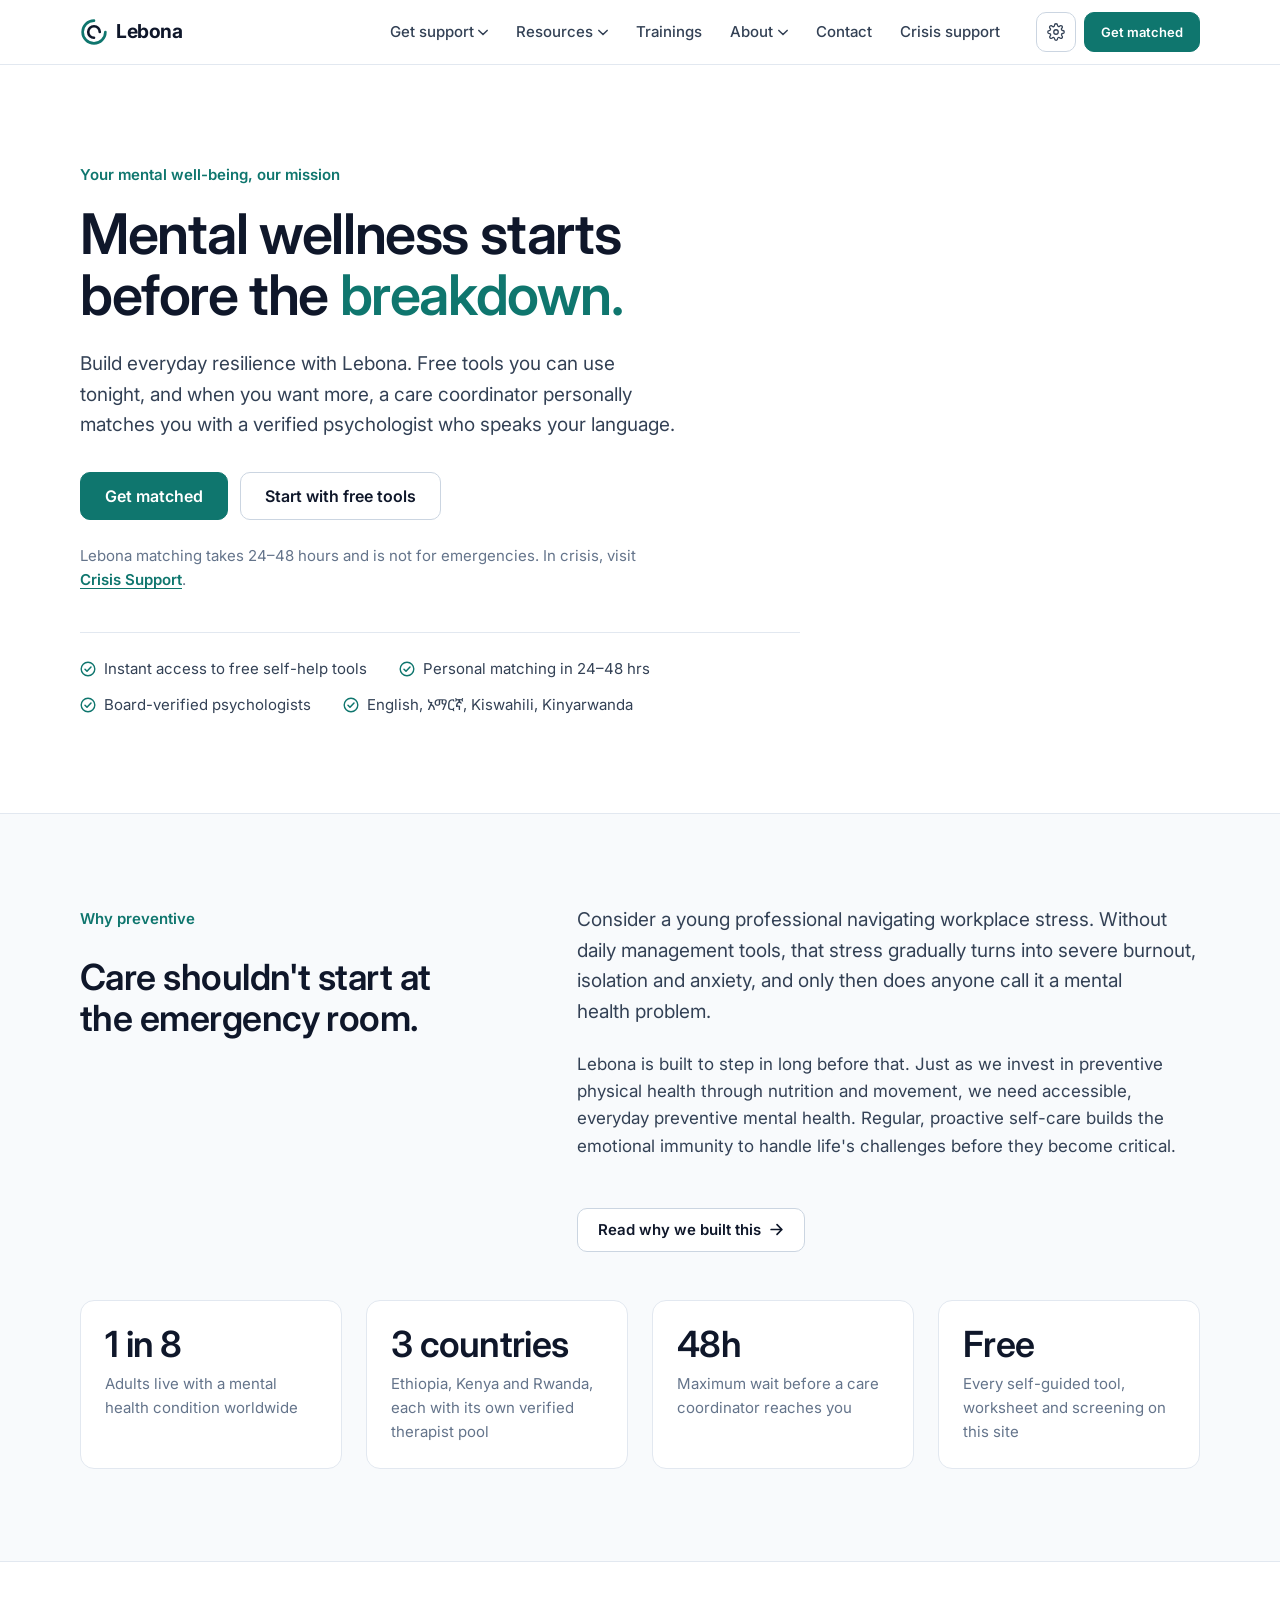
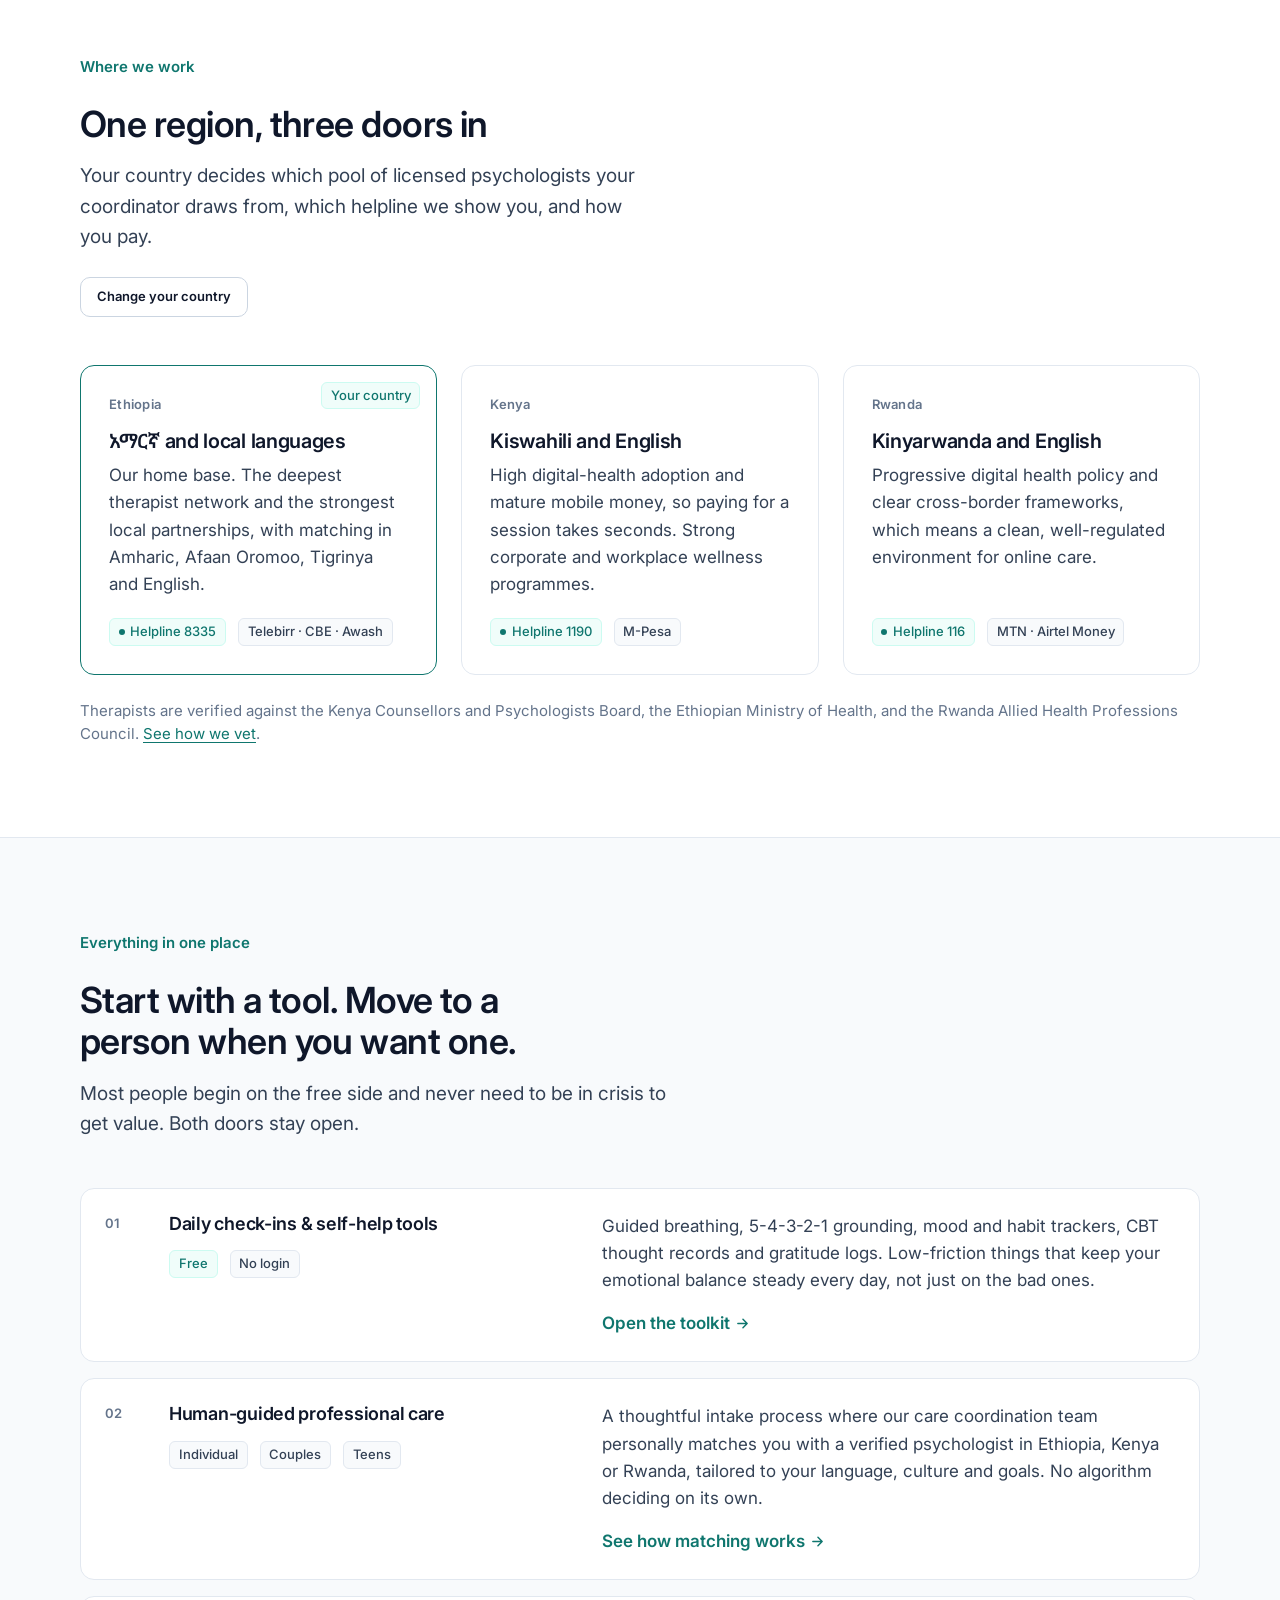
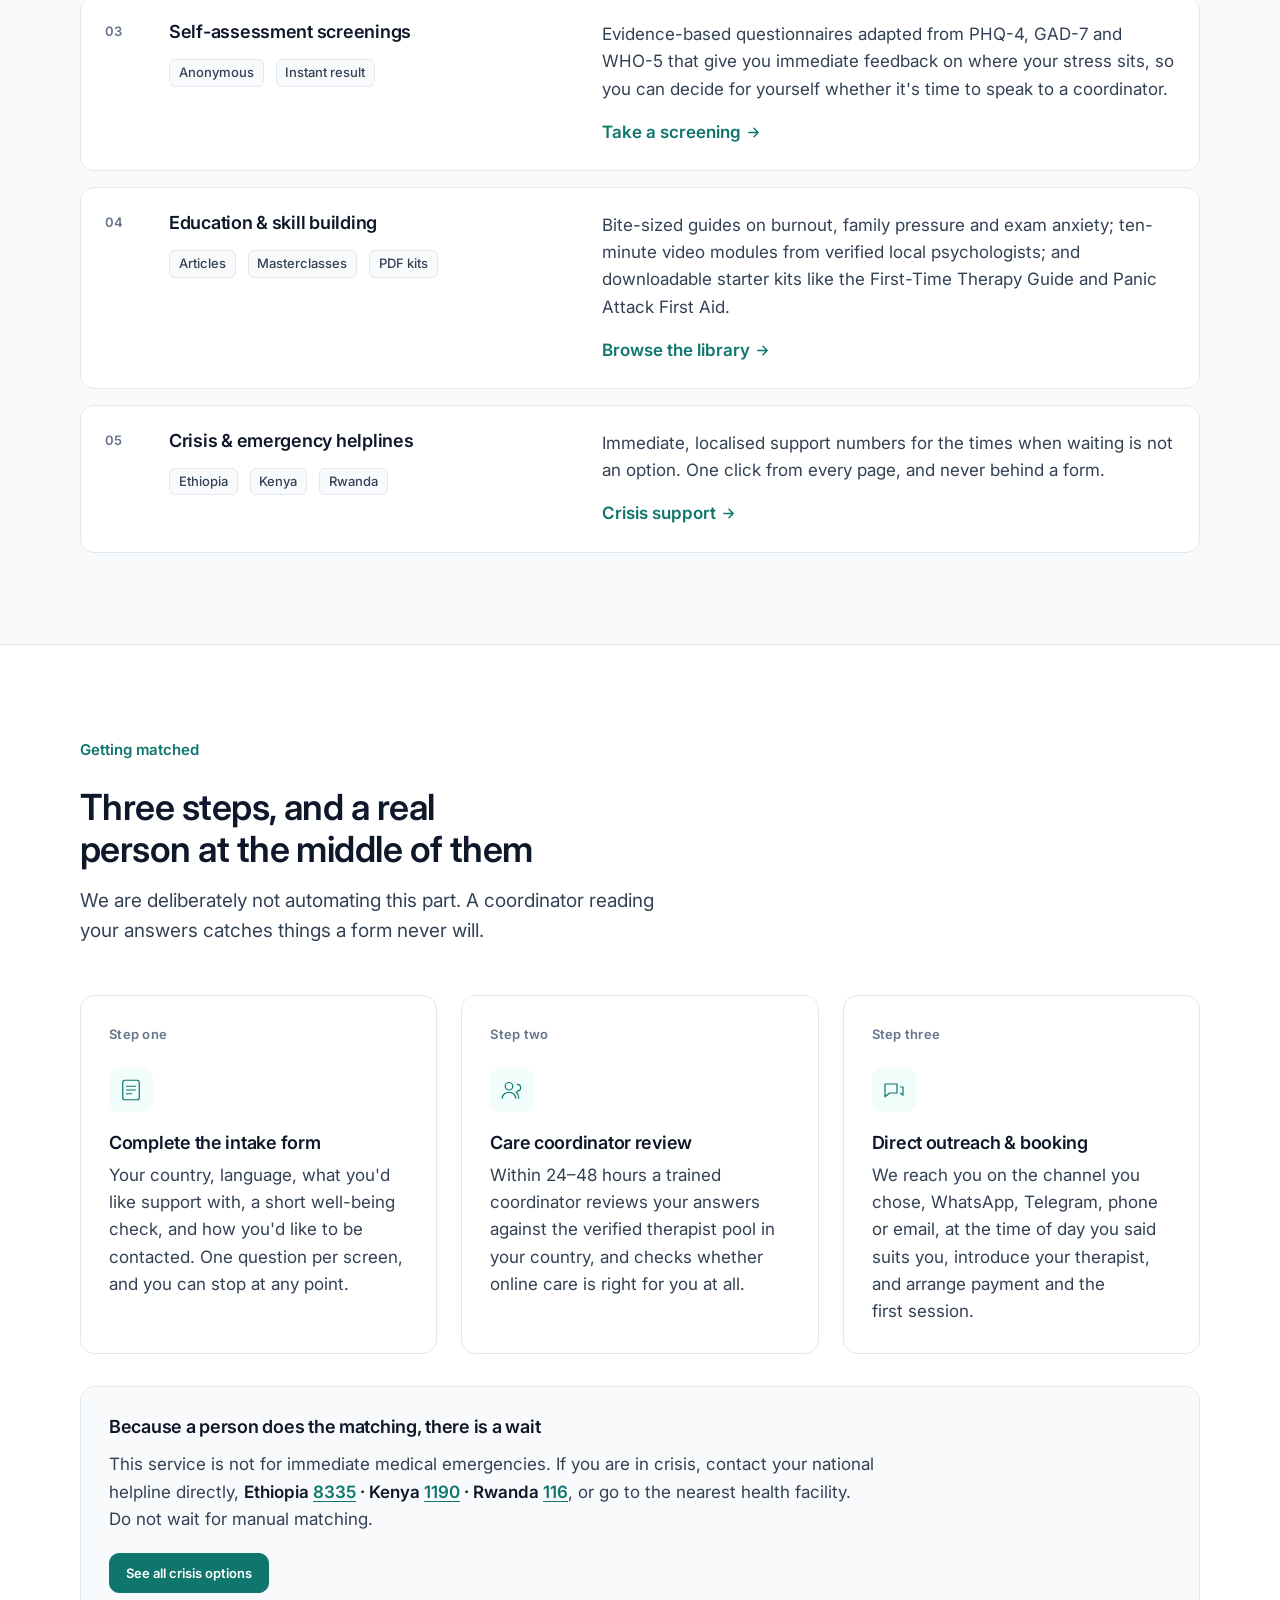
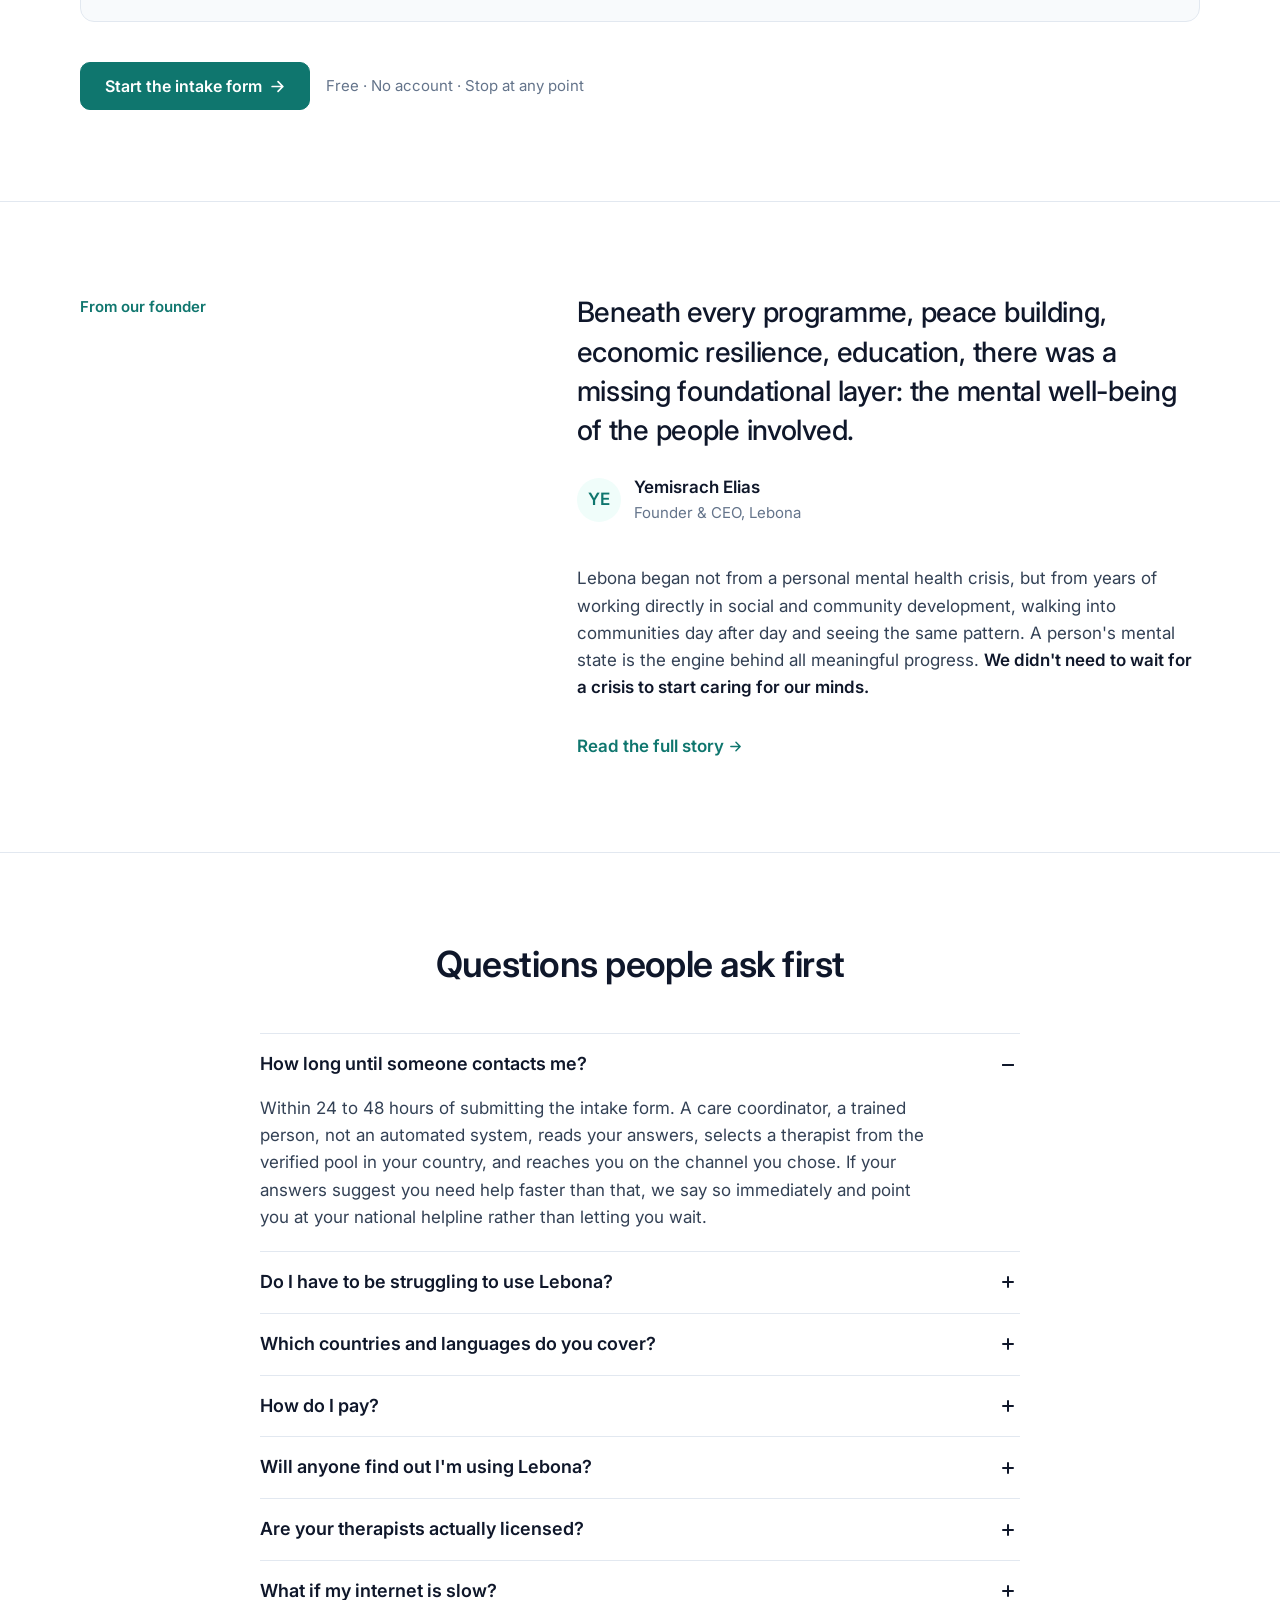
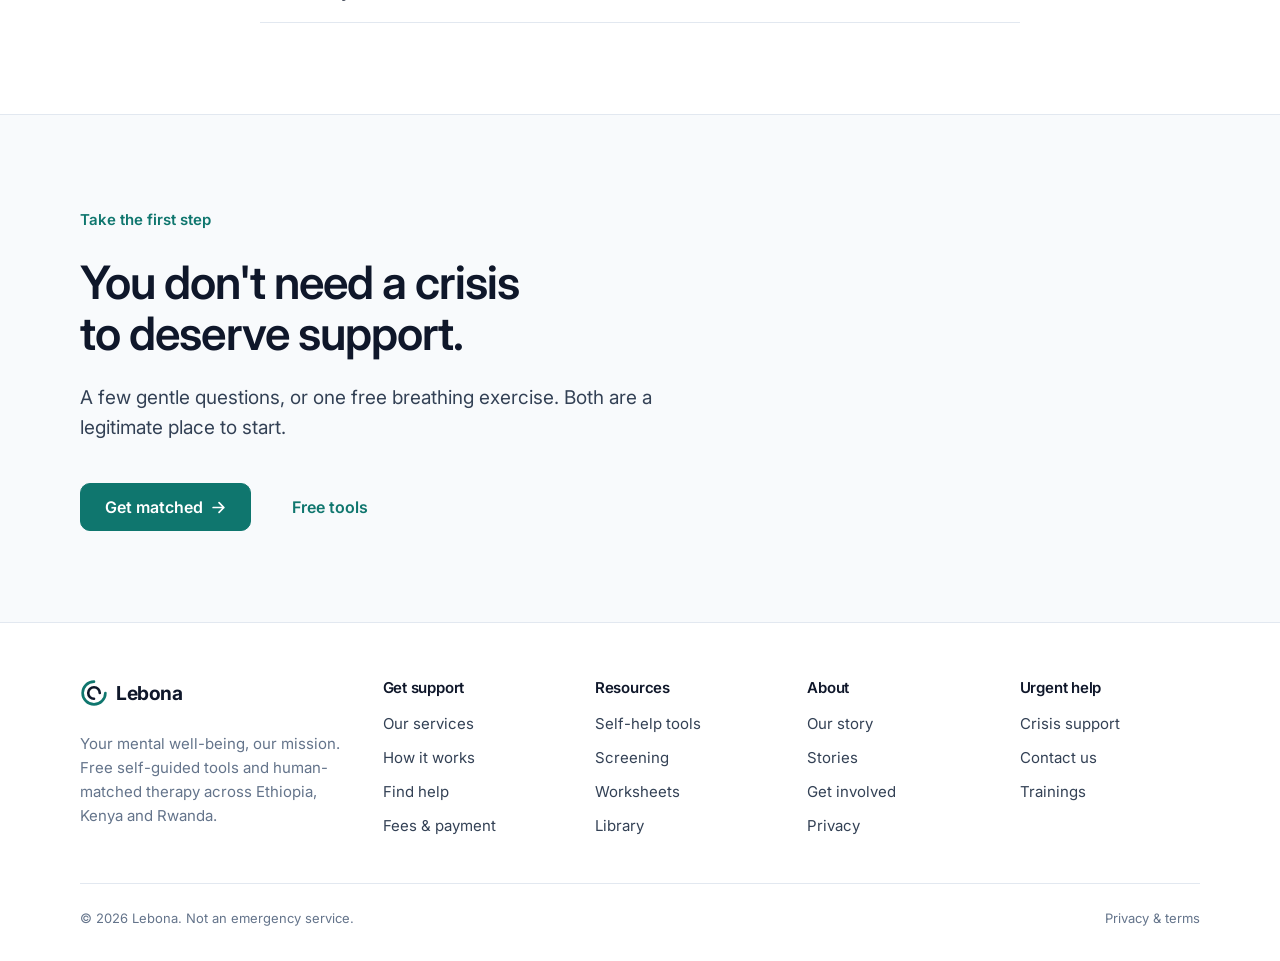
<file: index.html>
<!doctype html>
<html lang="en">
<head>
<meta charset="utf-8">
<meta name="viewport" content="width=device-width, initial-scale=1">
<meta name="theme-color" content="#FDFBF7">
<link rel="preconnect" href="https://fonts.googleapis.com">
<link rel="preconnect" href="https://fonts.gstatic.com" crossorigin>
<link rel="stylesheet" href="https://fonts.googleapis.com/css2?family=Plus+Jakarta+Sans:wght@400;500;600;700;800&family=Inter:wght@300..700&family=IBM+Plex+Mono:wght@400;500&family=Noto+Sans+Ethiopic:wght@400;500;700&display=swap">
<link rel="stylesheet" href="assets/css/lebona.css">
<script>document.documentElement.className="js";</script>
<link rel="icon" href="data:image/svg+xml,%3Csvg xmlns='http://www.w3.org/2000/svg' viewBox='0 0 32 32'%3E%3Crect width='32' height='32' rx='7' fill='%23E8F5E9'/%3E%3Cpath d='M27 16a11 11 0 1 1-11-11' stroke='%232E7D32' stroke-width='2.6' stroke-linecap='round' fill='none'/%3E%3Cpath d='M21.5 16A5.5 5.5 0 1 0 16 21.5' stroke='%23E07A5F' stroke-width='2.6' stroke-linecap='round' fill='none'/%3E%3C/svg%3E">
<title>Lebona, Mental wellness starts before the breakdown</title>
<meta name="description" content="Everyday mental wellness for East Africa. Free self-guided tools, plus a care coordinator who personally matches you with a verified psychologist in Ethiopia, Kenya or Rwanda, in your language.">
<meta property="og:title" content="Lebona, Mental wellness starts before the breakdown">
<meta property="og:description" content="Build everyday resilience. Self-guided tools and human-matched therapy across Ethiopia, Kenya and Rwanda.">
<meta property="og:type" content="website">
</head>
<body>
<div data-site-header></div>

<main id="main">

  <!-- ============ HERO ============ -->
  <section class="hero">
    <div class="wrap">
      <div class="hero__inner">
        <span class="label" data-reveal>Your mental well-being, our mission</span>
        <h1 class="display hero__title" data-reveal>
          Mental wellness starts before the <span class="accent">breakdown.</span>
        </h1>
        <p class="lede" data-reveal>
          Build everyday resilience with Lebona. Free tools you can use tonight, and when
          you want more, a care coordinator personally matches you with a verified
          psychologist who speaks your language.
        </p>
        <div class="hero__cta" data-reveal>
          <a class="btn btn--accent btn--lg" href="match.html">Get matched</a>
          <a class="btn btn--lg" href="resources.html#tools">Start with free tools</a>
        </div>
        <p class="hero__note" data-reveal>Lebona matching takes 24–48 hours and is not for emergencies.
          In crisis, visit <a href="crisis.html">Crisis Support</a>.</p>
        <ul class="trust" data-reveal>
          <li><svg viewBox="0 0 16 16" fill="none" aria-hidden="true"><circle cx="8" cy="8" r="6.8" stroke="currentColor" stroke-width="1.4"/><path d="m5 8.2 2 2L11 6" stroke="currentColor" stroke-width="1.5" stroke-linecap="round" stroke-linejoin="round"/></svg>Instant access to free self-help tools</li>
          <li><svg viewBox="0 0 16 16" fill="none" aria-hidden="true"><circle cx="8" cy="8" r="6.8" stroke="currentColor" stroke-width="1.4"/><path d="m5 8.2 2 2L11 6" stroke="currentColor" stroke-width="1.5" stroke-linecap="round" stroke-linejoin="round"/></svg>Personal matching in 24–48 hrs</li>
          <li><svg viewBox="0 0 16 16" fill="none" aria-hidden="true"><circle cx="8" cy="8" r="6.8" stroke="currentColor" stroke-width="1.4"/><path d="m5 8.2 2 2L11 6" stroke="currentColor" stroke-width="1.5" stroke-linecap="round" stroke-linejoin="round"/></svg>Board-verified psychologists</li>
          <li><svg viewBox="0 0 16 16" fill="none" aria-hidden="true"><circle cx="8" cy="8" r="6.8" stroke="currentColor" stroke-width="1.4"/><path d="m5 8.2 2 2L11 6" stroke="currentColor" stroke-width="1.5" stroke-linecap="round" stroke-linejoin="round"/></svg>English, አማርኛ, Kiswahili, Kinyarwanda</li>
        </ul>
      </div>
    </div>
  </section>

  <!-- ============ PREVENTIVE CASE ============ -->
  <section class="section on-dark grain relative">
    <div class="wrap wrap--wide">
      <div class="split">
        <div class="split__aside">
          <span class="label" data-reveal>Why preventive</span>
          <h2 class="h2 mt-5" data-reveal>Care shouldn't start at the emergency room.</h2>
        </div>
        <div>
          <p class="lede" data-reveal style="max-width:40rem">
            Consider a young professional navigating workplace stress. Without daily
            management tools, that stress gradually turns into severe burnout, isolation
            and anxiety, and only then does anyone call it a mental health problem.
          </p>
          <p class="mt-5" data-reveal style="max-width:40rem">
            Lebona is built to step in long before that. Just as we invest in preventive
            physical health through nutrition and movement, we need accessible, everyday
            preventive mental health. Regular, proactive self-care builds the emotional
            immunity to handle life's challenges before they become critical.
          </p>
          <div class="mt-8" data-reveal>
            <a class="btn btn--outline-light" href="about.html">Read why we built this
              <svg width="14" height="14" viewBox="0 0 14 14" fill="none"><path d="M2 7h10M7.5 2.5 12 7l-4.5 4.5" stroke="currentColor" stroke-width="1.6" stroke-linecap="round" stroke-linejoin="round"/></svg>
            </a>
          </div>
        </div>
      </div>
    </div>

    <div class="wrap wrap--wide mt-8">
      <div class="stats">
        <div class="stat"><div class="stat__num"><span data-count="1" data-suffix=" in 8">0</span></div><div class="stat__label">Adults live with a mental health condition worldwide</div></div>
        <div class="stat"><div class="stat__num"><span data-count="3" data-suffix=" countries">0</span></div><div class="stat__label">Ethiopia, Kenya and Rwanda, each with its own verified therapist pool</div></div>
        <div class="stat"><div class="stat__num"><span data-count="48" data-suffix="h">0</span></div><div class="stat__label">Maximum wait before a care coordinator reaches you</div></div>
        <div class="stat"><div class="stat__num">Free</div><div class="stat__label">Every self-guided tool, worksheet and screening on this site</div></div>
      </div>
    </div>
  </section>

  <!-- ============ WHERE WE WORK ============ -->
  <section class="section">
    <div class="wrap wrap--wide">
      <div class="section-head" data-reveal>
        <span class="label label--accent">Where we work</span>
        <h2 class="h2 mt-5">One region, three doors in</h2>
        <p class="lede">Your country decides which pool of licensed psychologists your
          coordinator draws from, which helpline we show you, and how you pay.</p>
        <button class="btn btn--sm mt-5" type="button" data-open-settings>Change your country</button>
      </div>

      <div class="grid cols-3 mt-8">
        <article class="card card--hover" data-reveal data-country-card="ET">
          <span class="num">Ethiopia</span>
          <h3 class="mt-4">አማርኛ and local languages</h3>
          <p>Our home base. The deepest therapist network and the strongest local
            partnerships, with matching in Amharic, Afaan Oromoo, Tigrinya and English.</p>
          <div class="card__foot">
            <div class="flex gap-3 wrap-flex">
              <a class="pill pill--green pill--dot" href="tel:8335">Helpline 8335</a>
              <span class="pill">Telebirr · CBE · Awash</span>
            </div>
          </div>
        </article>
        <article class="card card--hover" data-reveal data-country-card="KE">
          <span class="num">Kenya</span>
          <h3 class="mt-4">Kiswahili and English</h3>
          <p>High digital-health adoption and mature mobile money, so paying for a session
            takes seconds. Strong corporate and workplace wellness programmes.</p>
          <div class="card__foot">
            <div class="flex gap-3 wrap-flex">
              <a class="pill pill--green pill--dot" href="tel:1190">Helpline 1190</a>
              <span class="pill">M-Pesa</span>
            </div>
          </div>
        </article>
        <article class="card card--hover" data-reveal data-country-card="RW">
          <span class="num">Rwanda</span>
          <h3 class="mt-4">Kinyarwanda and English</h3>
          <p>Progressive digital health policy and clear cross-border frameworks, which
            means a clean, well-regulated environment for online care.</p>
          <div class="card__foot">
            <div class="flex gap-3 wrap-flex">
              <a class="pill pill--green pill--dot" href="tel:116">Helpline 116</a>
              <span class="pill">MTN · Airtel Money</span>
            </div>
          </div>
        </article>
      </div>

      <p class="small faint mt-5" data-reveal>Therapists are verified against the Kenya Counsellors
        and Psychologists Board, the Ethiopian Ministry of Health, and the Rwanda Allied Health
        Professions Council. <a href="find-help.html" style="color:var(--clay-700);text-decoration:underline;text-underline-offset:3px">See how we vet</a>.</p>
    </div>
  </section>

  <!-- ============ WHAT WE OFFER ============ -->
  <section class="section on-sand">
    <div class="wrap wrap--wide">
      <div class="section-head" data-reveal>
        <span class="label">Everything in one place</span>
        <h2 class="h2 mt-5">Start with a tool. Move to a person when you want one.</h2>
        <p class="lede">Most people begin on the free side and never need to be in crisis to
          get value. Both doors stay open.</p>
      </div>

      <div class="ledger mt-8">
        <article class="ledger__row" data-reveal>
          <span class="num">01</span>
          <div>
            <h3>Daily check-ins &amp; self-help tools</h3>
            <div class="flex gap-3 mt-4 wrap-flex">
              <span class="pill pill--clay">Free</span><span class="pill">No login</span>
            </div>
          </div>
          <div>
            <p>Guided breathing, 5-4-3-2-1 grounding, mood and habit trackers, CBT thought
              records and gratitude logs. Low-friction things that keep your emotional balance
              steady every day, not just on the bad ones.</p>
            <a class="link mt-4" href="resources.html#tools">Open the toolkit
              <svg width="13" height="13" viewBox="0 0 14 14" fill="none"><path d="M2 7h10M7.5 2.5 12 7l-4.5 4.5" stroke="currentColor" stroke-width="1.6" stroke-linecap="round" stroke-linejoin="round"/></svg></a>
          </div>
        </article>

        <article class="ledger__row" data-reveal>
          <span class="num">02</span>
          <div>
            <h3>Human-guided professional care</h3>
            <div class="flex gap-3 mt-4 wrap-flex">
              <span class="pill">Individual</span><span class="pill">Couples</span><span class="pill">Teens</span>
            </div>
          </div>
          <div>
            <p>A thoughtful intake process where our care coordination team personally matches
              you with a verified psychologist in Ethiopia, Kenya or Rwanda, tailored to your
              language, culture and goals. No algorithm deciding on its own.</p>
            <a class="link mt-4" href="how-it-works.html">See how matching works
              <svg width="13" height="13" viewBox="0 0 14 14" fill="none"><path d="M2 7h10M7.5 2.5 12 7l-4.5 4.5" stroke="currentColor" stroke-width="1.6" stroke-linecap="round" stroke-linejoin="round"/></svg></a>
          </div>
        </article>

        <article class="ledger__row" data-reveal>
          <span class="num">03</span>
          <div>
            <h3>Self-assessment screenings</h3>
            <div class="flex gap-3 mt-4 wrap-flex">
              <span class="pill">Anonymous</span><span class="pill">Instant result</span>
            </div>
          </div>
          <div>
            <p>Evidence-based questionnaires adapted from PHQ-4, GAD-7 and WHO-5 that give you
              immediate feedback on where your stress sits, so you can decide for yourself
              whether it's time to speak to a coordinator.</p>
            <a class="link mt-4" href="resources.html#screening">Take a screening
              <svg width="13" height="13" viewBox="0 0 14 14" fill="none"><path d="M2 7h10M7.5 2.5 12 7l-4.5 4.5" stroke="currentColor" stroke-width="1.6" stroke-linecap="round" stroke-linejoin="round"/></svg></a>
          </div>
        </article>

        <article class="ledger__row" data-reveal>
          <span class="num">04</span>
          <div>
            <h3>Education &amp; skill building</h3>
            <div class="flex gap-3 mt-4 wrap-flex">
              <span class="pill">Articles</span><span class="pill">Masterclasses</span><span class="pill">PDF kits</span>
            </div>
          </div>
          <div>
            <p>Bite-sized guides on burnout, family pressure and exam anxiety; ten-minute video
              modules from verified local psychologists; and downloadable starter kits like the
              First-Time Therapy Guide and Panic Attack First Aid.</p>
            <a class="link mt-4" href="resources.html#library">Browse the library
              <svg width="13" height="13" viewBox="0 0 14 14" fill="none"><path d="M2 7h10M7.5 2.5 12 7l-4.5 4.5" stroke="currentColor" stroke-width="1.6" stroke-linecap="round" stroke-linejoin="round"/></svg></a>
          </div>
        </article>

        <article class="ledger__row" data-reveal>
          <span class="num">05</span>
          <div>
            <h3>Crisis &amp; emergency helplines</h3>
            <div class="flex gap-3 mt-4 wrap-flex">
              <span class="pill">Ethiopia</span><span class="pill">Kenya</span><span class="pill">Rwanda</span>
            </div>
          </div>
          <div>
            <p>Immediate, localised support numbers for the times when waiting is not an option.
              One click from every page, and never behind a form.</p>
            <a class="link mt-4" href="crisis.html">Crisis support
              <svg width="13" height="13" viewBox="0 0 14 14" fill="none"><path d="M2 7h10M7.5 2.5 12 7l-4.5 4.5" stroke="currentColor" stroke-width="1.6" stroke-linecap="round" stroke-linejoin="round"/></svg></a>
          </div>
        </article>
      </div>
    </div>
  </section>

  <!-- ============ HOW IT WORKS ============ -->
  <section class="section">
    <div class="wrap wrap--wide">
      <div class="section-head" data-reveal>
        <span class="label label--accent">Getting matched</span>
        <h2 class="h2 mt-5">Three steps, and a real person at the middle of them</h2>
        <p class="lede">We are deliberately not automating this part. A coordinator reading
          your answers catches things a form never will.</p>
      </div>

      <div class="grid cols-3 mt-8">
        <div class="card" data-reveal>
          <span class="num mb-5">Step one</span>
          <div class="card__icon">
            <svg width="30" height="30" viewBox="0 0 32 32" fill="none"><rect x="5" y="3" width="22" height="26" rx="3" stroke="currentColor" stroke-width="1.6"/><path d="M10 11h12M10 16h12M10 21h7" stroke="currentColor" stroke-width="1.6" stroke-linecap="round"/></svg>
          </div>
          <h3>Complete the intake form</h3>
          <p>Your country, language, what you'd like support with, a short well-being check,
            and how you'd like to be contacted. One question per screen, and you can stop at any point.</p>
        </div>

        <div class="card" data-reveal>
          <span class="num mb-5">Step two</span>
          <div class="card__icon">
            <svg width="30" height="30" viewBox="0 0 32 32" fill="none"><circle cx="12" cy="11" r="5" stroke="currentColor" stroke-width="1.6"/><path d="M3 27c0-4.4 4-8 9-8s9 3.6 9 8" stroke="currentColor" stroke-width="1.6" stroke-linecap="round"/><path d="M23 8.5a4.5 4.5 0 0 1 0 9M25 27c0-3.4-1.3-6.4-3.4-8.3" stroke="currentColor" stroke-width="1.6" stroke-linecap="round"/></svg>
          </div>
          <h3>Care coordinator review</h3>
          <p>Within 24–48 hours a trained coordinator reviews your answers against the
            verified therapist pool in your country, and checks whether online care is right
            for you at all.</p>
        </div>

        <div class="card" data-reveal>
          <span class="num mb-5">Step three</span>
          <div class="card__icon">
            <svg width="30" height="30" viewBox="0 0 32 32" fill="none"><path d="M4 8h16v12H10l-6 5V8Z" stroke="currentColor" stroke-width="1.6" stroke-linejoin="round"/><path d="M24 12h4v11l-4-3.2" stroke="currentColor" stroke-width="1.6" stroke-linejoin="round"/></svg>
          </div>
          <h3>Direct outreach &amp; booking</h3>
          <p>We reach you on the channel you chose, WhatsApp, Telegram, phone or email, at
            the time of day you said suits you, introduce your therapist, and arrange payment
            and the first session.</p>
        </div>
      </div>

      <div class="card mt-6" data-reveal style="background:var(--bg-alt);border-color:var(--line)">
        <h3 class="h4" >Because a person does the matching, there is a wait</h3>
        <p class="mt-3" style="max-width:48rem">This service is not for immediate
          medical emergencies. If you are in crisis, contact your national helpline directly, 
          <strong>Ethiopia <a href="tel:8335" style="color:var(--brand);font-weight:600;text-decoration:underline;text-underline-offset:3px">8335</a> · Kenya <a href="tel:1190" style="color:var(--brand);font-weight:600;text-decoration:underline;text-underline-offset:3px">1190</a> · Rwanda <a href="tel:116" style="color:var(--brand);font-weight:600;text-decoration:underline;text-underline-offset:3px">116</a></strong>, or go to the nearest health
          facility. Do not wait for manual matching.</p>
        <div class="card__foot"><a class="btn btn--sm btn--accent" href="crisis.html">See all crisis options</a></div>
      </div>

      <div class="flex gap-4 mt-7 wrap-flex items-center" data-reveal>
        <a class="btn btn--accent btn--lg" href="match.html">Start the intake form
          <svg width="16" height="16" viewBox="0 0 14 14" fill="none"><path d="M2 7h10M7.5 2.5 12 7l-4.5 4.5" stroke="currentColor" stroke-width="1.6" stroke-linecap="round" stroke-linejoin="round"/></svg></a>
        <span class="small faint">Free · No account · Stop at any point</span>
      </div>
    </div>
  </section>

  <!-- ============ FOUNDER ============ -->
  <section class="section--tall section on-paper">
    <div class="wrap wrap--wide">
      <div class="split">
        <div class="split__aside" data-reveal>
          <span class="label">From our founder</span>
        </div>
        <div>
          <span class="quote__mark" aria-hidden="true">"</span>
          <blockquote class="quote" data-reveal>
            Beneath every programme, peace building, economic resilience, education, there
            was a missing foundational layer: the mental well-being of the people involved.
          </blockquote>
          <div class="byline" data-reveal>
            <span class="byline__avatar">YE</span>
            <span>
              <span class="byline__name">Yemisrach Elias</span>
              <span class="byline__meta">Founder &amp; CEO, Lebona</span>
            </span>
          </div>
          <p class="mt-7 muted" data-reveal style="max-width:40rem">
            Lebona began not from a personal mental health crisis, but from years of working
            directly in social and community development, walking into communities day after
            day and seeing the same pattern. A person's mental state is the engine behind all
            meaningful progress. <strong style="color:var(--ink-800)">We didn't need to wait for
            a crisis to start caring for our minds.</strong>
          </p>
          <a class="link mt-6" data-reveal href="about.html#founder">Read the full story
            <svg width="13" height="13" viewBox="0 0 14 14" fill="none"><path d="M2 7h10M7.5 2.5 12 7l-4.5 4.5" stroke="currentColor" stroke-width="1.6" stroke-linecap="round" stroke-linejoin="round"/></svg></a>
        </div>
      </div>
    </div>
  </section>

  <!-- ============ FAQ ============ -->
  <section class="section">
    <div class="wrap wrap--narrow">
      <div class="section-head mx-auto" data-reveal style="text-align:center">
        <h2 class="h2">Questions people ask first</h2>
      </div>
      <div class="accordion mt-8" data-accordion-exclusive>
        <div class="acc__item is-open">
          <button class="acc__trigger" type="button" aria-expanded="true">How long until someone contacts me?<span class="acc__sign" aria-hidden="true"></span></button>
          <div class="acc__panel"><div><p>Within 24 to 48 hours of submitting the intake form. A care coordinator, a trained person, not an automated system, reads your answers, selects a therapist from the verified pool in your country, and reaches you on the channel you chose. If your answers suggest you need help faster than that, we say so immediately and point you at your national helpline rather than letting you wait.</p></div></div>
        </div>
        <div class="acc__item">
          <button class="acc__trigger" type="button" aria-expanded="false">Do I have to be struggling to use Lebona?<span class="acc__sign" aria-hidden="true"></span></button>
          <div class="acc__panel"><div><p>No, and this is the point. Lebona is built around preventive care: therapy and self-help tools are regular self-care practices, like exercise or nutrition, not emergency measures. A large share of our users come for stress management, burnout prevention and personal growth. The intake form asks explicitly whether you're seeking proactive self-growth or clinical support, and routes you accordingly.</p></div></div>
        </div>
        <div class="acc__item">
          <button class="acc__trigger" type="button" aria-expanded="false">Which countries and languages do you cover?<span class="acc__sign" aria-hidden="true"></span></button>
          <div class="acc__panel"><div><p>Ethiopia, Kenya and Rwanda, with matching in English, Amharic, Kiswahili and Kinyarwanda, plus Afaan Oromoo and Tigrinya within Ethiopia. Use the country selector in the header to set yours; it decides which therapist pool your coordinator draws from and which crisis helpline we show you.</p></div></div>
        </div>
        <div class="acc__item">
          <button class="acc__trigger" type="button" aria-expanded="false">How do I pay?<span class="acc__sign" aria-hidden="true"></span></button>
          <div class="acc__panel"><div><p>Through the local channel you already use: Telebirr or a bank transfer (CBE, Awash) in Ethiopia, M-Pesa in Kenya, MTN Mobile Money or Airtel Money in Rwanda. Payment is arranged directly with your coordinator once you've been matched. You send a screenshot or transaction ID, we confirm it, and the session is booked. Full details are on the <a href="payments.html">fees and payment page</a>.</p></div></div>
        </div>
        <div class="acc__item">
          <button class="acc__trigger" type="button" aria-expanded="false">Will anyone find out I'm using Lebona?<span class="acc__sign" aria-hidden="true"></span></button>
          <div class="acc__panel"><div><p>Your intake form is read by one care coordinator and the therapist you're matched with, and by nobody else. Nothing is shared with family, employers or your community. Because matching is manual, we tell you plainly in our <a href="privacy.html">privacy notice</a> that a human reviews your answers. That is not hidden in a clause. The only exception is the one every clinician carries: a serious, immediate risk to life.</p></div></div>
        </div>
        <div class="acc__item">
          <button class="acc__trigger" type="button" aria-expanded="false">Are your therapists actually licensed?<span class="acc__sign" aria-hidden="true"></span></button>
          <div class="acc__panel"><div><p>Every therapist is verified against their national body before joining the roster: the Kenya Counsellors and Psychologists Board, the Ethiopian Ministry of Health, or the Rwanda Allied Health Professions Council. We check credentials directly with the issuing institution and require ongoing supervision.</p></div></div>
        </div>
        <div class="acc__item">
          <button class="acc__trigger" type="button" aria-expanded="false">What if my internet is slow?<span class="acc__sign" aria-hidden="true"></span></button>
          <div class="acc__panel"><div><p>Everything here is built for a weak connection. The self-guided tools work offline once loaded, worksheets download as small PDFs, sessions can run over an ordinary phone call, and coordinator contact happens on WhatsApp, Telegram or by phone, whichever costs you least.</p></div></div>
        </div>
      </div>
    </div>
  </section>

  <!-- ============ CTA ============ -->
  <section class="cta-band grain" data-reveal>
    <div class="wrap wrap--wide">
      <div class="cta-band__inner">
            <span class="label label--accent">Take the first step</span>
            <h2 class="h1 mt-5">You don't need a crisis to deserve support.</h2>
            <p class="lede mt-5">
              A few gentle questions, or one free breathing exercise. Both are a
              legitimate place to start.
            </p>
            <div class="flex gap-4 mt-7 wrap-flex">
              <a class="btn btn--accent btn--lg" href="match.html">Get matched
                <svg width="16" height="16" viewBox="0 0 14 14" fill="none"><path d="M2 7h10M7.5 2.5 12 7l-4.5 4.5" stroke="currentColor" stroke-width="1.6" stroke-linecap="round" stroke-linejoin="round"/></svg></a>
              <a class="btn btn--ghost btn--lg" href="resources.html#tools">Free tools</a>
            </div>
        </div>
    </div>
  </section>

</main>

<div data-site-footer></div>
<script src="assets/js/layout.js"></script>
<script src="assets/js/site.js"></script>
</body>
</html>
</file>
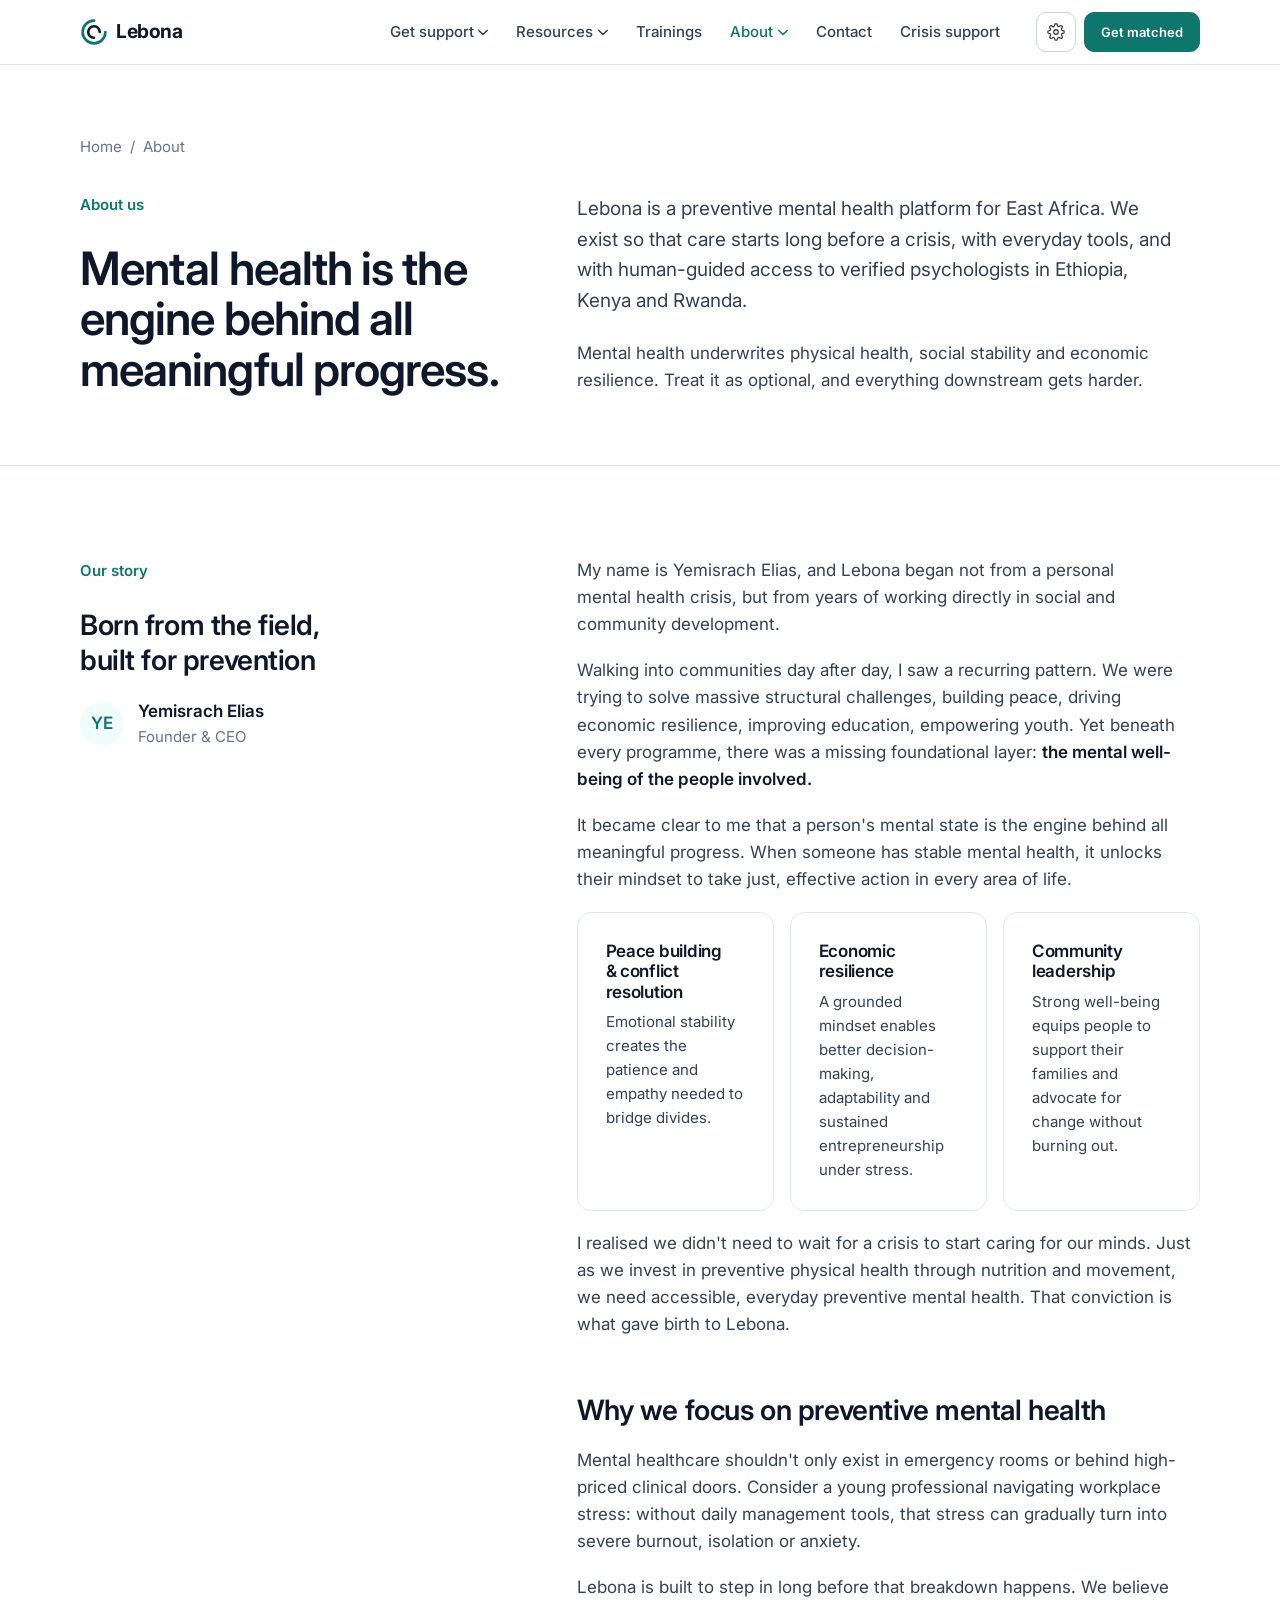
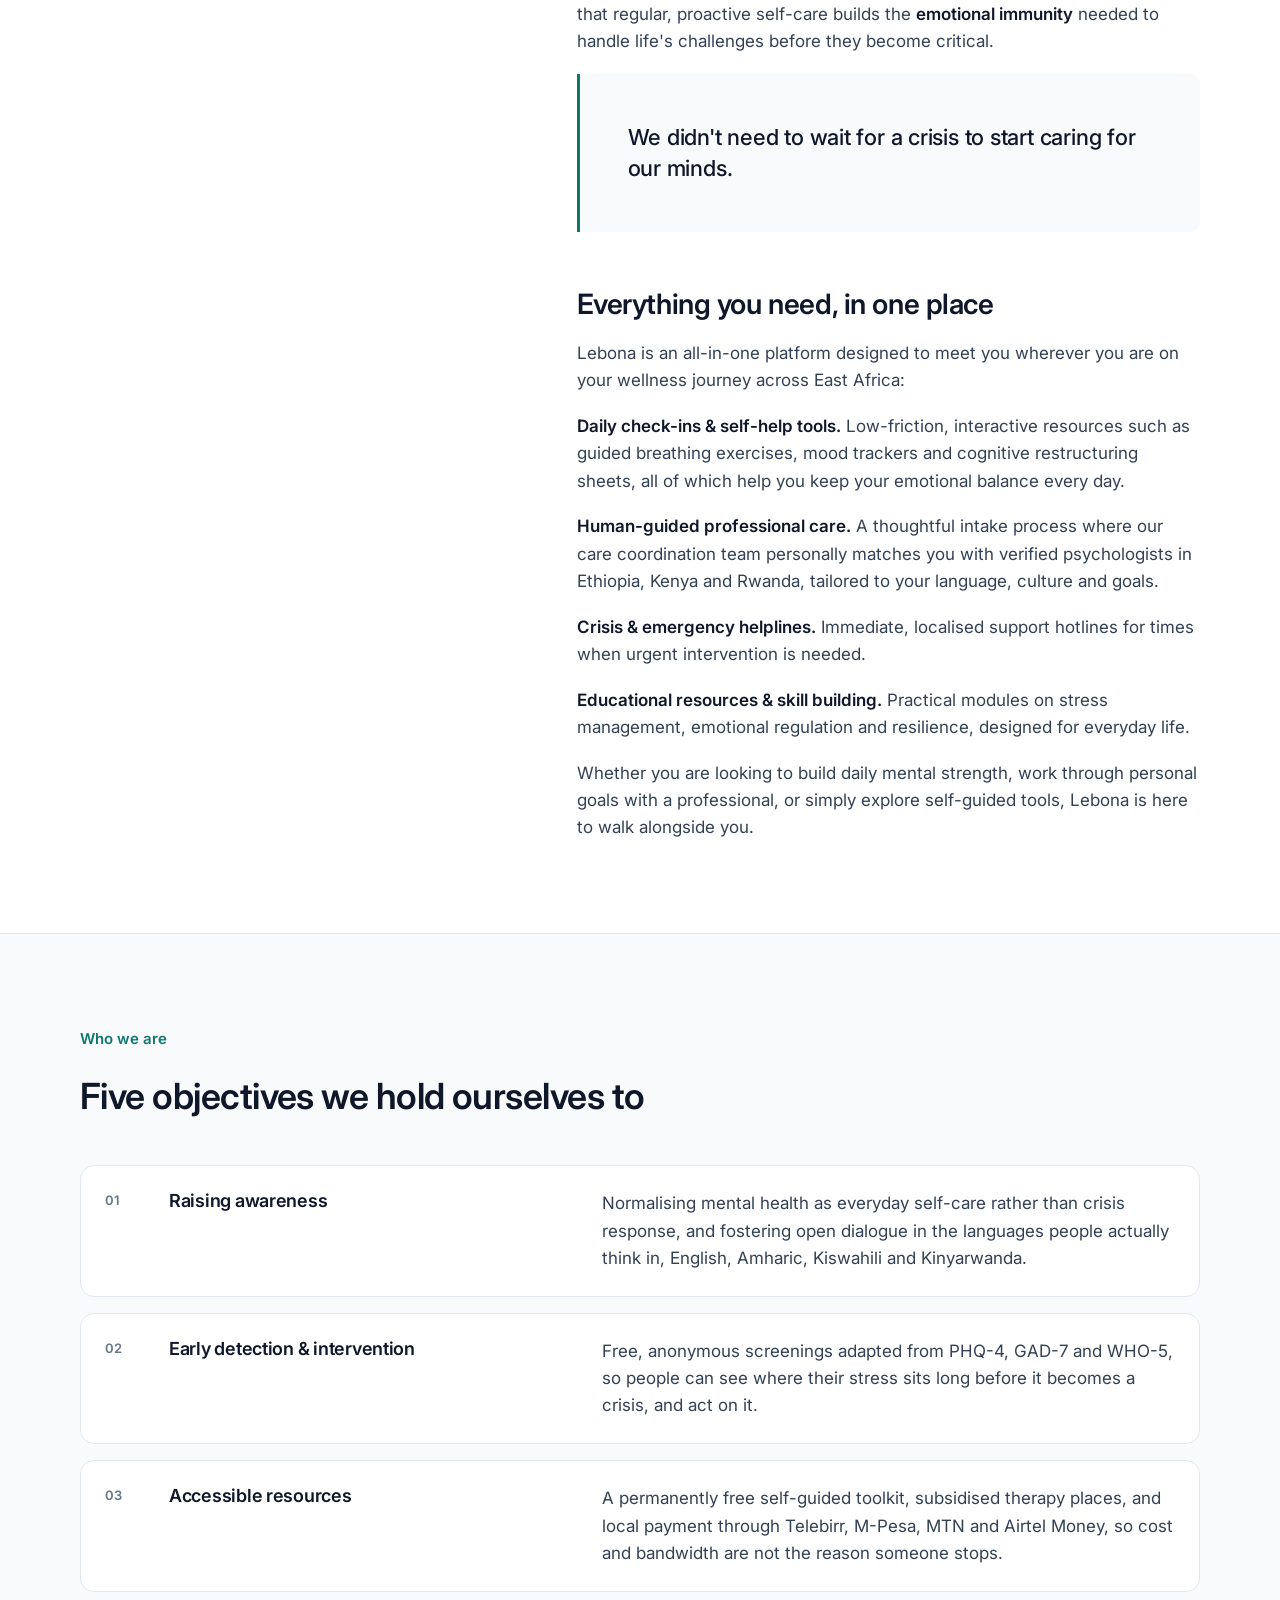
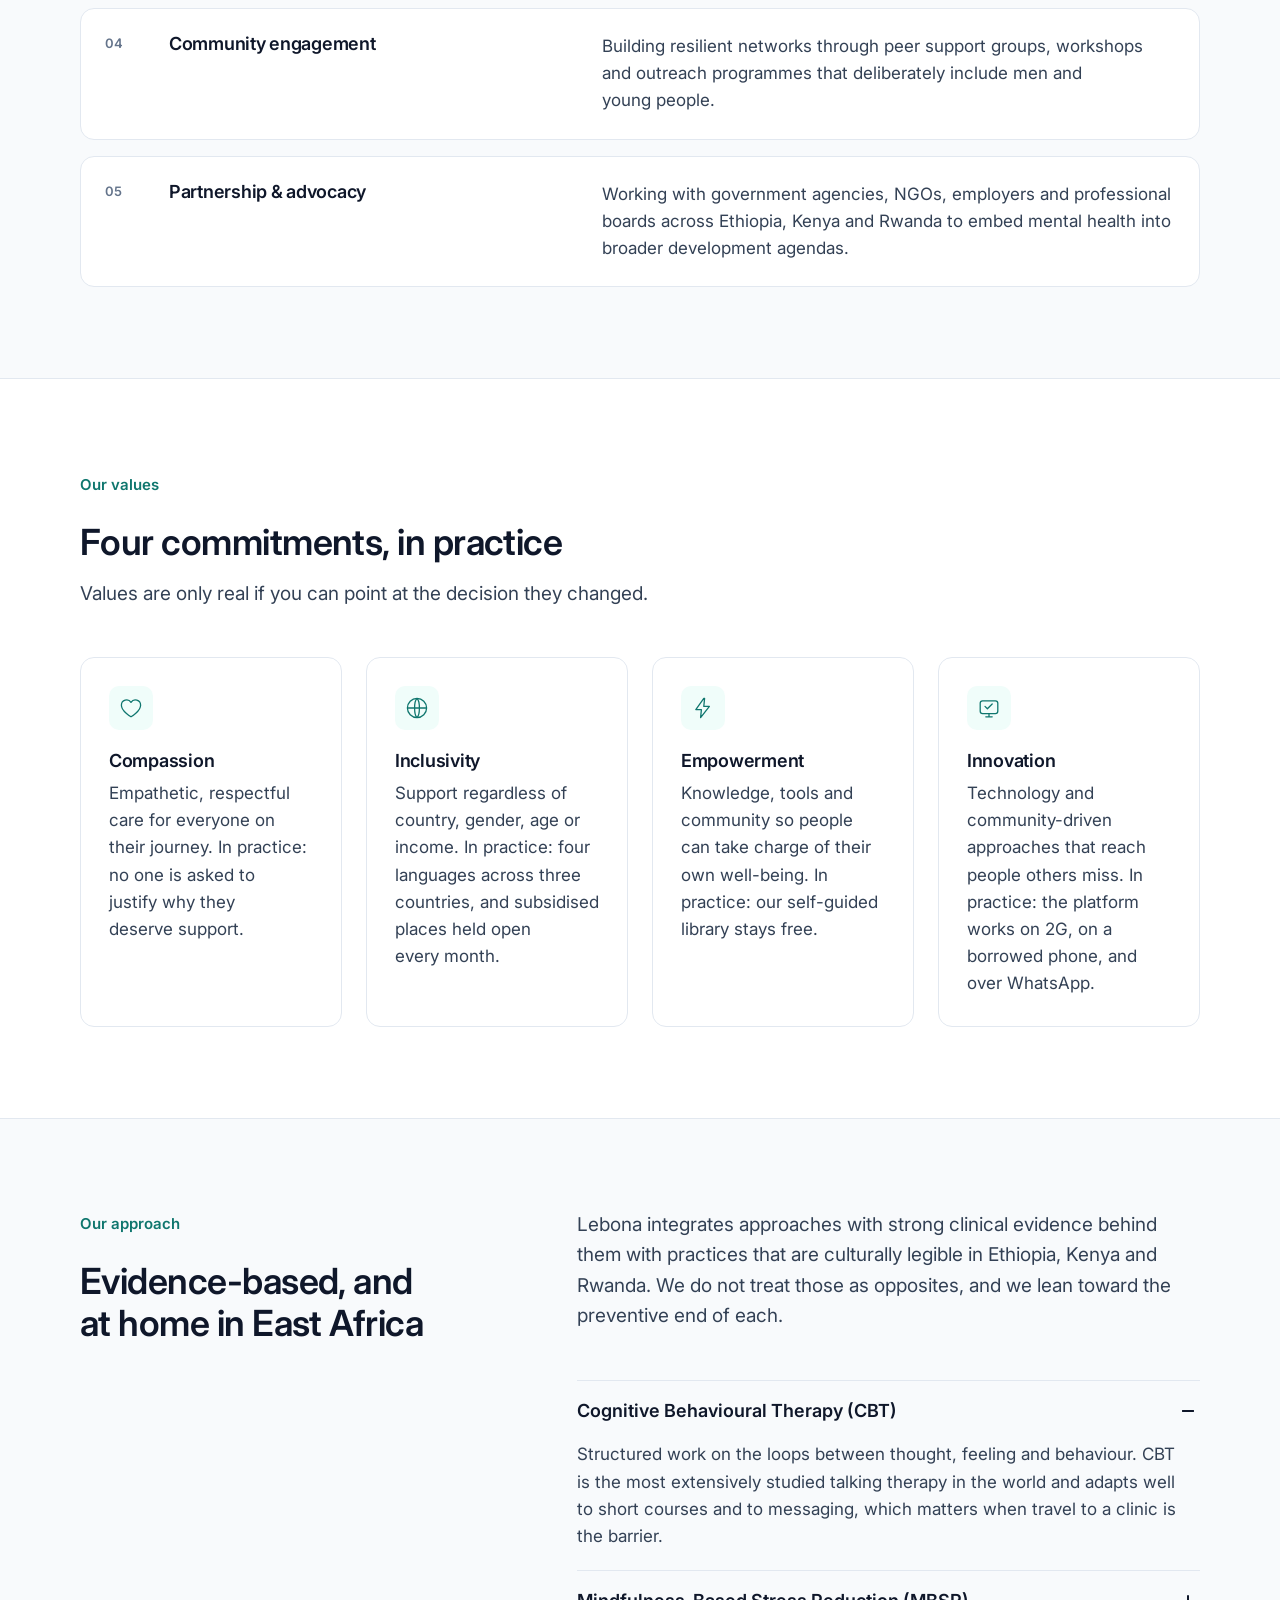
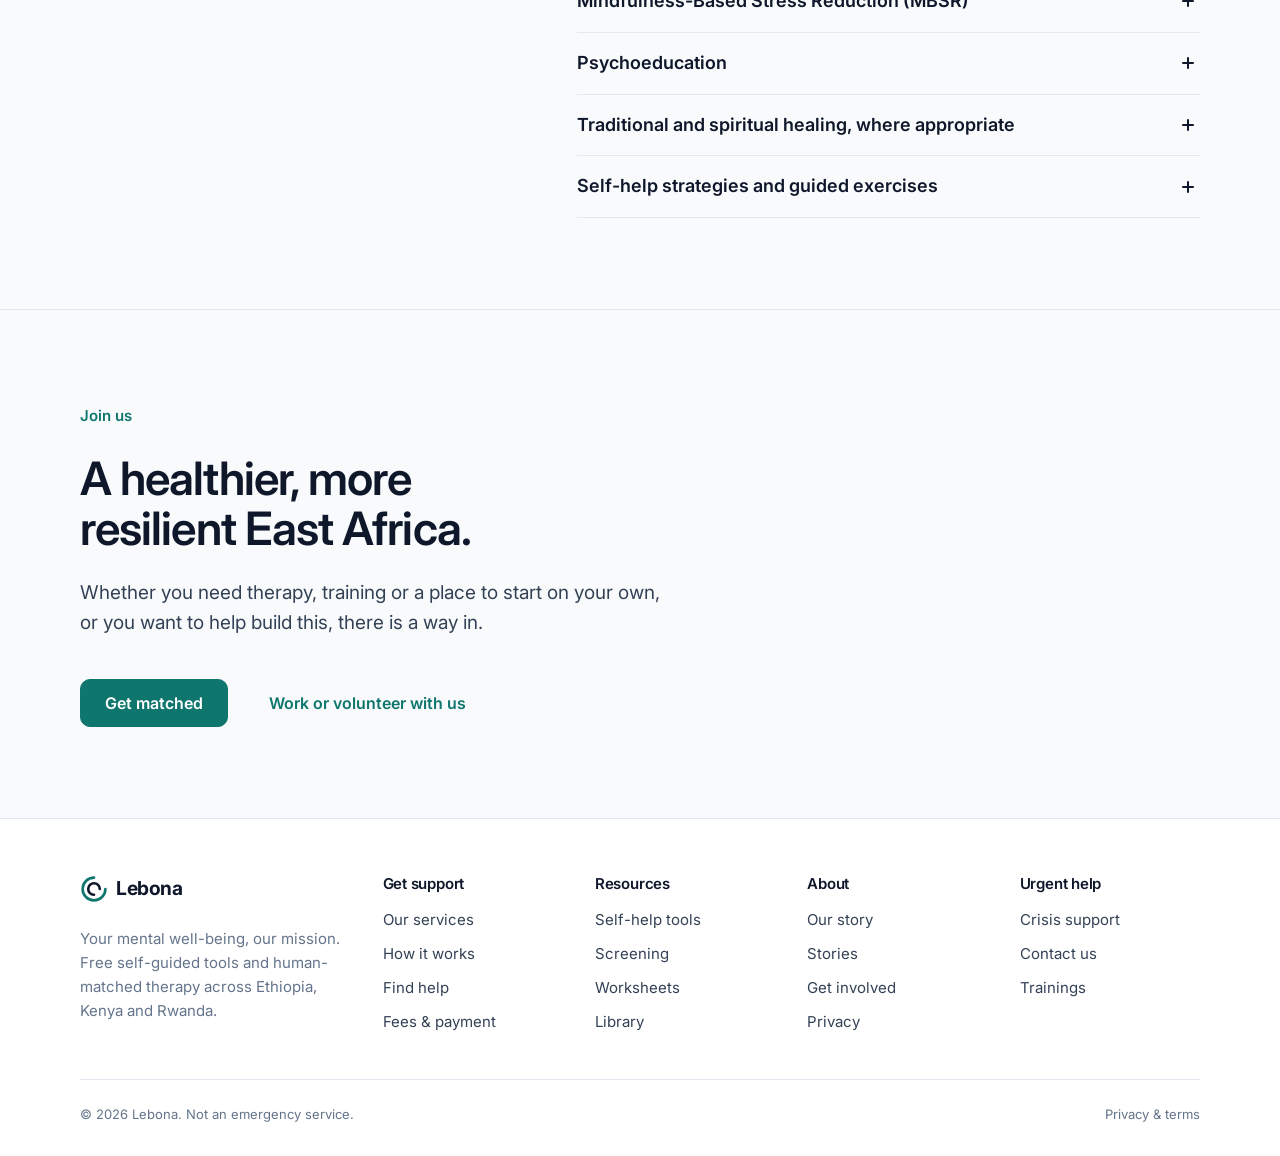
<file: about.html>
<!doctype html>
<html lang="en">
<head>
<meta charset="utf-8">
<meta name="viewport" content="width=device-width, initial-scale=1">
<meta name="theme-color" content="#FDFBF7">
<link rel="preconnect" href="https://fonts.googleapis.com">
<link rel="preconnect" href="https://fonts.gstatic.com" crossorigin>
<link rel="stylesheet" href="https://fonts.googleapis.com/css2?family=Plus+Jakarta+Sans:wght@400;500;600;700;800&family=Inter:wght@300..700&family=IBM+Plex+Mono:wght@400;500&family=Noto+Sans+Ethiopic:wght@400;500;700&display=swap">
<link rel="stylesheet" href="assets/css/lebona.css">
<script>document.documentElement.className="js";</script>
<link rel="icon" href="data:image/svg+xml,%3Csvg xmlns='http://www.w3.org/2000/svg' viewBox='0 0 32 32'%3E%3Crect width='32' height='32' rx='7' fill='%23E8F5E9'/%3E%3Cpath d='M27 16a11 11 0 1 1-11-11' stroke='%232E7D32' stroke-width='2.6' stroke-linecap='round' fill='none'/%3E%3Cpath d='M21.5 16A5.5 5.5 0 1 0 16 21.5' stroke='%23E07A5F' stroke-width='2.6' stroke-linecap='round' fill='none'/%3E%3C/svg%3E">
<title>About Lebona, Who we are and why we exist</title>
<meta name="description" content="Lebona was founded by Yemisrach Elias to make preventive mental health accessible across Ethiopia, Kenya and Rwanda. Read the founder's story, our values and our approach.">
</head>
<body>
<div data-site-header></div>

<main id="main">

  <section class="page-head">
    <div class="wrap wrap--wide">
      <nav class="crumbs" aria-label="Breadcrumb"><a href="index.html">Home</a><span>/</span><span>About</span></nav>
      <div class="split">
        <div>
          <span class="label" data-reveal>About us</span>
          <h1 class="h1 mt-5" data-reveal>Mental health is the engine behind all meaningful progress.</h1>
        </div>
        <div>
          <p class="lede" data-reveal>Lebona is a preventive mental health platform for East Africa.
            We exist so that care starts long before a crisis, with everyday tools, and with
            human-guided access to verified psychologists in Ethiopia, Kenya and Rwanda.</p>
          <p class="mt-5 muted" data-reveal>Mental health underwrites physical health, social
            stability and economic resilience. Treat it as optional, and everything downstream
            gets harder.</p>
        </div>
      </div>
    </div>
  </section>

  <!-- Founder -->
  <section class="section" id="founder">
    <div class="wrap wrap--wide">
      <div class="split">
        <div class="split__aside">
          <span class="label label--accent" data-reveal>Our story</span>
          <h2 class="h3 mt-5" data-reveal>Born from the field, built for prevention</h2>
          <div class="byline mt-5" data-reveal style="margin-top:1.25rem">
            <span class="byline__avatar">YE</span>
            <span>
              <span class="byline__name">Yemisrach Elias</span>
              <span class="byline__meta">Founder &amp; CEO</span>
            </span>
          </div>
        </div>
        <div class="prose">
          <p data-reveal>My name is Yemisrach Elias, and Lebona began not from a personal mental
            health crisis, but from years of working directly in social and community development.</p>
          <p data-reveal>Walking into communities day after day, I saw a recurring pattern. We were
            trying to solve massive structural challenges, building peace, driving economic
            resilience, improving education, empowering youth. Yet beneath every programme, there
            was a missing foundational layer: <strong>the mental well-being of the people involved.</strong></p>
          <p data-reveal>It became clear to me that a person's mental state is the engine behind all
            meaningful progress. When someone has stable mental health, it unlocks their mindset to
            take just, effective action in every area of life.</p>

          <div class="grid cols-3 mt-7" style="gap:1rem">
            <div class="card" data-reveal>
              <h3 style="font-size:var(--t-base)">Peace building &amp; conflict resolution</h3>
              <p class="mt-2" style="font-size:var(--t-sm)">Emotional stability creates the patience
                and empathy needed to bridge divides.</p>
            </div>
            <div class="card" data-reveal>
              <h3 style="font-size:var(--t-base)">Economic resilience</h3>
              <p class="mt-2" style="font-size:var(--t-sm)">A grounded mindset enables better
                decision-making, adaptability and sustained entrepreneurship under stress.</p>
            </div>
            <div class="card" data-reveal>
              <h3 style="font-size:var(--t-base)">Community leadership</h3>
              <p class="mt-2" style="font-size:var(--t-sm)">Strong well-being equips people to
                support their families and advocate for change without burning out.</p>
            </div>
          </div>

          <p class="mt-7" data-reveal>I realised we didn't need to wait for a crisis to start caring
            for our minds. Just as we invest in preventive physical health through nutrition and
            movement, we need accessible, everyday preventive mental health. That conviction is what
            gave birth to Lebona.</p>

          <h2 data-reveal>Why we focus on preventive mental health</h2>
          <p data-reveal>Mental healthcare shouldn't only exist in emergency rooms or behind
            high-priced clinical doors. Consider a young professional navigating workplace stress:
            without daily management tools, that stress can gradually turn into severe burnout,
            isolation or anxiety.</p>
          <p data-reveal>Lebona is built to step in long before that breakdown happens. We believe
            that regular, proactive self-care builds the <strong>emotional immunity</strong> needed
            to handle life's challenges before they become critical.</p>

          <div class="band grain mt-8" data-reveal style="padding:clamp(2rem,4vw,3rem)">
            <div class="band__glow" aria-hidden="true"></div>
            <p class="quote" style="position:relative;font-size:var(--t-xl)">
              We didn't need to wait for a crisis to start caring for our minds.</p>
          </div>

          <h2 data-reveal>Everything you need, in one place</h2>
          <p data-reveal>Lebona is an all-in-one platform designed to meet you wherever you are on
            your wellness journey across East Africa:</p>
          <p data-reveal><strong>Daily check-ins &amp; self-help tools.</strong> Low-friction,
            interactive resources such as guided breathing exercises, mood trackers and cognitive
            restructuring sheets, all of which help you keep your emotional balance every day.</p>
          <p data-reveal><strong>Human-guided professional care.</strong> A thoughtful intake process
            where our care coordination team personally matches you with verified psychologists in
            Ethiopia, Kenya and Rwanda, tailored to your language, culture and goals.</p>
          <p data-reveal><strong>Crisis &amp; emergency helplines.</strong> Immediate, localised
            support hotlines for times when urgent intervention is needed.</p>
          <p data-reveal><strong>Educational resources &amp; skill building.</strong> Practical
            modules on stress management, emotional regulation and resilience, designed for
            everyday life.</p>
          <p data-reveal>Whether you are looking to build daily mental strength, work through
            personal goals with a professional, or simply explore self-guided tools, Lebona is here
            to walk alongside you.</p>
        </div>
      </div>
    </div>
  </section>

  <!-- Objectives -->
  <section class="section on-sand">
    <div class="wrap wrap--wide">
      <div class="section-head" data-reveal>
        <span class="label">Who we are</span>
        <h2 class="h2 mt-5">Five objectives we hold ourselves to</h2>
      </div>
      <div class="ledger mt-8">
        <article class="ledger__row" data-reveal>
          <span class="num">01</span><div><h3>Raising awareness</h3></div>
          <div><p>Normalising mental health as everyday self-care rather than crisis response,
            and fostering open dialogue in the languages people actually think in, English,
            Amharic, Kiswahili and Kinyarwanda.</p></div>
        </article>
        <article class="ledger__row" data-reveal>
          <span class="num">02</span><div><h3>Early detection &amp; intervention</h3></div>
          <div><p>Free, anonymous screenings adapted from PHQ-4, GAD-7 and WHO-5, so people can
            see where their stress sits long before it becomes a crisis, and act on it.</p></div>
        </article>
        <article class="ledger__row" data-reveal>
          <span class="num">03</span><div><h3>Accessible resources</h3></div>
          <div><p>A permanently free self-guided toolkit, subsidised therapy places, and local
            payment through Telebirr, M-Pesa, MTN and Airtel Money, so cost and bandwidth are
            not the reason someone stops.</p></div>
        </article>
        <article class="ledger__row" data-reveal>
          <span class="num">04</span><div><h3>Community engagement</h3></div>
          <div><p>Building resilient networks through peer support groups, workshops and outreach
            programmes that deliberately include men and young people.</p></div>
        </article>
        <article class="ledger__row" data-reveal>
          <span class="num">05</span><div><h3>Partnership &amp; advocacy</h3></div>
          <div><p>Working with government agencies, NGOs, employers and professional boards across
            Ethiopia, Kenya and Rwanda to embed mental health into broader development agendas.</p></div>
        </article>
      </div>
    </div>
  </section>

  <!-- Values -->
  <section class="section">
    <div class="wrap wrap--wide">
      <div class="section-head" data-reveal>
        <span class="label label--accent">Our values</span>
        <h2 class="h2 mt-5">Four commitments, in practice</h2>
        <p class="lede">Values are only real if you can point at the decision they changed.</p>
      </div>
      <div class="grid cols-4 mt-8">
        <div class="card" data-reveal>
          <div class="card__icon"><svg width="28" height="28" viewBox="0 0 30 30" fill="none"><path d="M15 26S3 19 3 11.5A6.5 6.5 0 0 1 15 8a6.5 6.5 0 0 1 12 3.5C27 19 15 26 15 26Z" stroke="currentColor" stroke-width="1.6" stroke-linejoin="round"/></svg></div>
          <h3>Compassion</h3>
          <p>Empathetic, respectful care for everyone on their journey. In practice: no one is
            asked to justify why they deserve support.</p>
        </div>
        <div class="card" data-reveal>
          <div class="card__icon"><svg width="28" height="28" viewBox="0 0 30 30" fill="none"><circle cx="15" cy="15" r="12" stroke="currentColor" stroke-width="1.6"/><path d="M3 15h24M15 3c4 3.4 4 20.6 0 24M15 3c-4 3.4-4 20.6 0 24" stroke="currentColor" stroke-width="1.6"/></svg></div>
          <h3>Inclusivity</h3>
          <p>Support regardless of country, gender, age or income. In practice: four languages
            across three countries, and subsidised places held open every month.</p>
        </div>
        <div class="card" data-reveal>
          <div class="card__icon"><svg width="28" height="28" viewBox="0 0 30 30" fill="none"><path d="M16 3 6 17h7l-1 10 11-14h-7l1-10Z" stroke="currentColor" stroke-width="1.6" stroke-linejoin="round"/></svg></div>
          <h3>Empowerment</h3>
          <p>Knowledge, tools and community so people can take charge of their own well-being.
            In practice: our self-guided library stays free.</p>
        </div>
        <div class="card" data-reveal>
          <div class="card__icon"><svg width="28" height="28" viewBox="0 0 30 30" fill="none"><rect x="4" y="6" width="22" height="16" rx="3" stroke="currentColor" stroke-width="1.6"/><path d="M11 26h8M15 22v4M10 13l3 3 6-6" stroke="currentColor" stroke-width="1.6" stroke-linecap="round" stroke-linejoin="round"/></svg></div>
          <h3>Innovation</h3>
          <p>Technology and community-driven approaches that reach people others miss.
            In practice: the platform works on 2G, on a borrowed phone, and over WhatsApp.</p>
        </div>
      </div>
    </div>
  </section>

  <!-- Approach -->
  <section class="section on-dark grain relative" id="approach">
    <div class="wrap wrap--wide">
      <div class="split">
        <div class="split__aside">
          <span class="label label--light" data-reveal>Our approach</span>
          <h2 class="h2 mt-5" data-reveal>Evidence-based, and at home in East Africa</h2>
        </div>
        <div>
          <p class="lede" data-reveal style="max-width:40rem">
            Lebona integrates approaches with strong clinical evidence behind them with practices
            that are culturally legible in Ethiopia, Kenya and Rwanda. We do not treat those as
            opposites, and we lean toward the preventive end of each.
          </p>
          <div class="accordion mt-8" data-accordion-exclusive>
            <div class="acc__item is-open">
              <button class="acc__trigger" type="button" aria-expanded="true">Cognitive Behavioural Therapy (CBT)<span class="acc__sign" aria-hidden="true"></span></button>
              <div class="acc__panel"><div><p>Structured work on the loops between thought, feeling and behaviour. CBT is the most extensively studied talking therapy in the world and adapts well to short courses and to messaging, which matters when travel to a clinic is the barrier.</p></div></div>
            </div>
            <div class="acc__item">
              <button class="acc__trigger" type="button" aria-expanded="false">Mindfulness-Based Stress Reduction (MBSR)<span class="acc__sign" aria-hidden="true"></span></button>
              <div class="acc__panel"><div><p>Attention, breathing and body-awareness practice that reduces the physiological load of chronic stress. We teach it in five- and ten-minute forms, because an eight-week silent course is not realistic for most people we serve.</p></div></div>
            </div>
            <div class="acc__item">
              <button class="acc__trigger" type="button" aria-expanded="false">Psychoeducation<span class="acc__sign" aria-hidden="true"></span></button>
              <div class="acc__panel"><div><p>Explaining what is happening and why. For many people this is the single largest relief in the first session: the discovery that what they are experiencing has a name, a cause and a course, and is not a moral failure.</p></div></div>
            </div>
            <div class="acc__item">
              <button class="acc__trigger" type="button" aria-expanded="false">Traditional and spiritual healing, where appropriate<span class="acc__sign" aria-hidden="true"></span></button>
              <div class="acc__panel"><div><p>Faith leaders and traditional healers are, for millions of people across East Africa, the first place distress is taken. Rather than compete with that, we work alongside it, training willing partners to recognise warning signs and refer on, and matching clients with faith-informed therapists when they ask for one. This is always at the client's request, never assumed.</p></div></div>
            </div>
            <div class="acc__item">
              <button class="acc__trigger" type="button" aria-expanded="false">Self-help strategies and guided exercises<span class="acc__sign" aria-hidden="true"></span></button>
              <div class="acc__panel"><div><p>Worksheets, journals, habit tracking and guided audio that people can use between sessions or entirely on their own. Free, downloadable, and designed to make sense without a clinician sitting beside you.</p></div></div>
            </div>
          </div>
        </div>
      </div>
    </div>
  </section>

  <section class="cta-band grain" data-reveal>
    <div class="wrap wrap--wide">
      <div class="cta-band__inner">
            <span class="label label--accent">Join us</span>
            <h2 class="h1 mt-5">A healthier, more resilient East Africa.</h2>
            <p class="lede mt-5">Whether you need therapy, training or a place
              to start on your own, or you want to help build this, there is a way in.</p>
            <div class="flex gap-4 mt-7 wrap-flex">
              <a class="btn btn--accent btn--lg" href="match.html">Get matched</a>
              <a class="btn btn--ghost btn--lg" href="careers.html">Work or volunteer with us</a>
            </div>
        </div>
    </div>
  </section>

</main>

<div data-site-footer></div>
<script src="assets/js/layout.js"></script>
<script src="assets/js/site.js"></script>
</body>
</html>
</file>
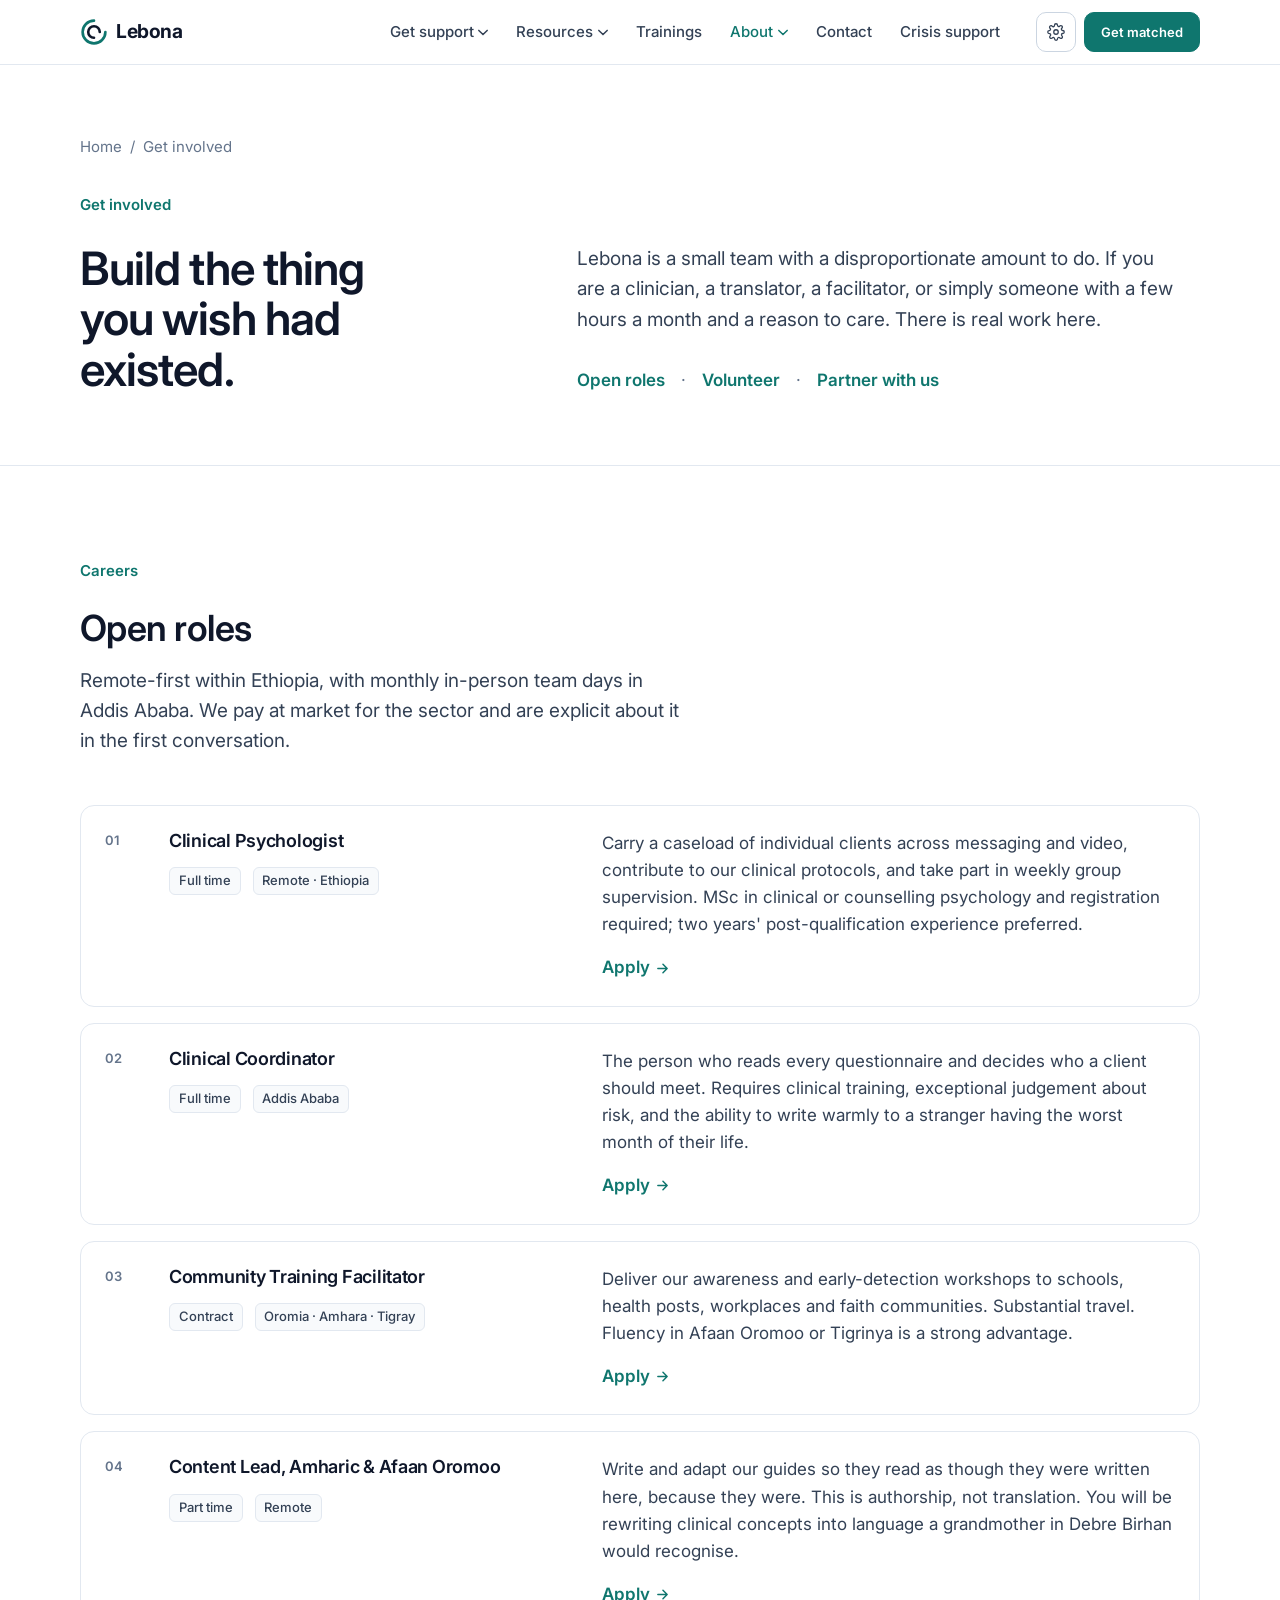
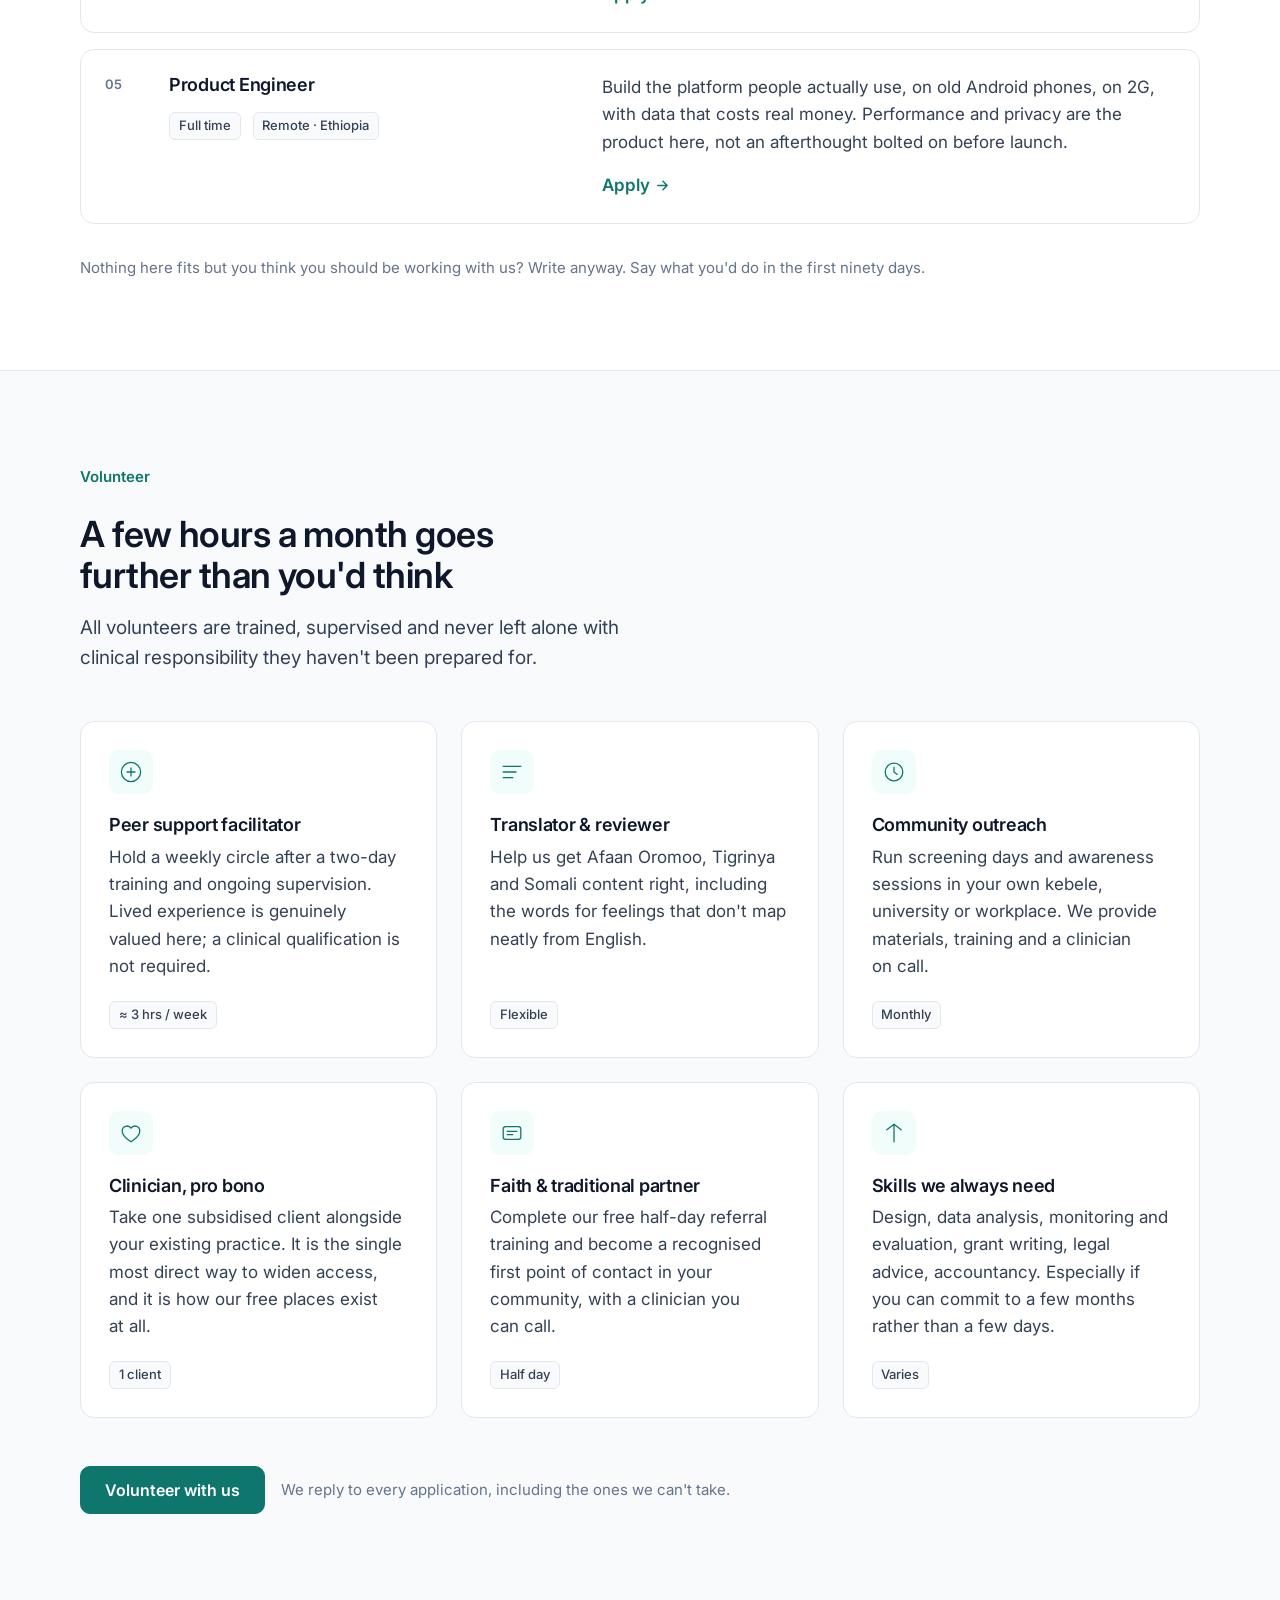
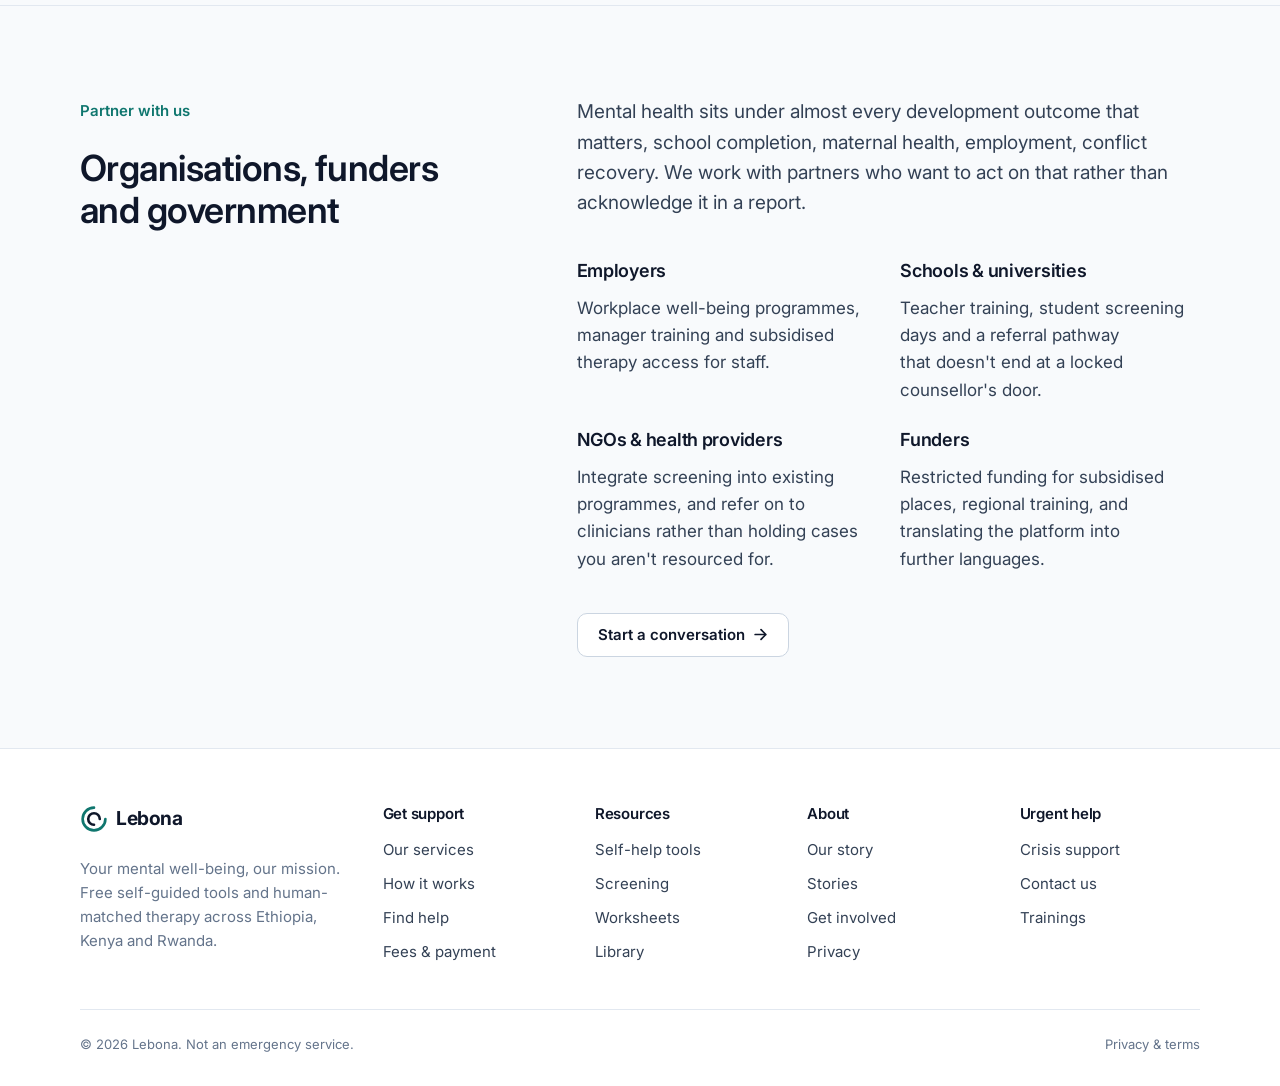
<file: careers.html>
<!doctype html>
<html lang="en">
<head>
<meta charset="utf-8">
<meta name="viewport" content="width=device-width, initial-scale=1">
<meta name="theme-color" content="#FDFBF7">
<link rel="preconnect" href="https://fonts.googleapis.com">
<link rel="preconnect" href="https://fonts.gstatic.com" crossorigin>
<link rel="stylesheet" href="https://fonts.googleapis.com/css2?family=Plus+Jakarta+Sans:wght@400;500;600;700;800&family=Inter:wght@300..700&family=IBM+Plex+Mono:wght@400;500&family=Noto+Sans+Ethiopic:wght@400;500;700&display=swap">
<link rel="stylesheet" href="assets/css/lebona.css">
<script>document.documentElement.className="js";</script>
<link rel="icon" href="data:image/svg+xml,%3Csvg xmlns='http://www.w3.org/2000/svg' viewBox='0 0 32 32'%3E%3Crect width='32' height='32' rx='7' fill='%23E8F5E9'/%3E%3Cpath d='M27 16a11 11 0 1 1-11-11' stroke='%232E7D32' stroke-width='2.6' stroke-linecap='round' fill='none'/%3E%3Cpath d='M21.5 16A5.5 5.5 0 1 0 16 21.5' stroke='%23E07A5F' stroke-width='2.6' stroke-linecap='round' fill='none'/%3E%3C/svg%3E">
<title>Get involved, Careers and volunteering | Lebona</title>
<meta name="description" content="Open roles at Lebona and ways to volunteer: clinicians, facilitators, translators, community outreach and partner organisations.">
</head>
<body>
<div data-site-header></div>

<main id="main">

  <section class="page-head">
    <div class="wrap wrap--wide">
      <nav class="crumbs" aria-label="Breadcrumb"><a href="index.html">Home</a><span>/</span><span>Get involved</span></nav>
      <div class="split">
        <div>
          <span class="label" data-reveal>Get involved</span>
          <h1 class="h1 mt-5" data-reveal>Build the thing<br>you wish had<br>existed.</h1>
        </div>
        <div>
          <p class="lede" data-reveal>Lebona is a small team with a disproportionate amount to do.
            If you are a clinician, a translator, a facilitator, or simply someone with a few
            hours a month and a reason to care. There is real work here.</p>
          <div class="flex gap-4 mt-6 wrap-flex" data-reveal>
            <a class="link" href="#careers">Open roles</a><span class="faint">·</span>
            <a class="link" href="#volunteer">Volunteer</a><span class="faint">·</span>
            <a class="link" href="#partner">Partner with us</a>
          </div>
        </div>
      </div>
    </div>
  </section>

  <section class="section" id="careers">
    <div class="wrap wrap--wide">
      <div class="section-head" data-reveal>
        <span class="label label--accent">Careers</span>
        <h2 class="h2 mt-5">Open roles</h2>
        <p class="lede">Remote-first within Ethiopia, with monthly in-person team days in Addis
          Ababa. We pay at market for the sector and are explicit about it in the first conversation.</p>
      </div>

      <div class="ledger mt-8">
        <article class="ledger__row" data-reveal><span class="num">01</span>
          <div><h3>Clinical Psychologist</h3>
            <div class="flex gap-3 mt-4 wrap-flex"><span class="pill">Full time</span><span class="pill">Remote · Ethiopia</span></div></div>
          <div><p>Carry a caseload of individual clients across messaging and video, contribute to
            our clinical protocols, and take part in weekly group supervision. MSc in clinical or
            counselling psychology and registration required; two years' post-qualification
            experience preferred.</p>
            <a class="link mt-4" href="contact.html">Apply
              <svg width="13" height="13" viewBox="0 0 14 14" fill="none"><path d="M2 7h10M7.5 2.5 12 7l-4.5 4.5" stroke="currentColor" stroke-width="1.6" stroke-linecap="round" stroke-linejoin="round"/></svg></a></div>
        </article>
        <article class="ledger__row" data-reveal><span class="num">02</span>
          <div><h3>Clinical Coordinator</h3>
            <div class="flex gap-3 mt-4 wrap-flex"><span class="pill">Full time</span><span class="pill">Addis Ababa</span></div></div>
          <div><p>The person who reads every questionnaire and decides who a client should meet.
            Requires clinical training, exceptional judgement about risk, and the ability to write
            warmly to a stranger having the worst month of their life.</p>
            <a class="link mt-4" href="contact.html">Apply
              <svg width="13" height="13" viewBox="0 0 14 14" fill="none"><path d="M2 7h10M7.5 2.5 12 7l-4.5 4.5" stroke="currentColor" stroke-width="1.6" stroke-linecap="round" stroke-linejoin="round"/></svg></a></div>
        </article>
        <article class="ledger__row" data-reveal><span class="num">03</span>
          <div><h3>Community Training Facilitator</h3>
            <div class="flex gap-3 mt-4 wrap-flex"><span class="pill">Contract</span><span class="pill">Oromia · Amhara · Tigray</span></div></div>
          <div><p>Deliver our awareness and early-detection workshops to schools, health posts,
            workplaces and faith communities. Substantial travel. Fluency in Afaan Oromoo or
            Tigrinya is a strong advantage.</p>
            <a class="link mt-4" href="contact.html">Apply
              <svg width="13" height="13" viewBox="0 0 14 14" fill="none"><path d="M2 7h10M7.5 2.5 12 7l-4.5 4.5" stroke="currentColor" stroke-width="1.6" stroke-linecap="round" stroke-linejoin="round"/></svg></a></div>
        </article>
        <article class="ledger__row" data-reveal><span class="num">04</span>
          <div><h3>Content Lead, Amharic &amp; Afaan Oromoo</h3>
            <div class="flex gap-3 mt-4 wrap-flex"><span class="pill">Part time</span><span class="pill">Remote</span></div></div>
          <div><p>Write and adapt our guides so they read as though they were written here, because
            they were. This is authorship, not translation. You will be rewriting clinical
            concepts into language a grandmother in Debre Birhan would recognise.</p>
            <a class="link mt-4" href="contact.html">Apply
              <svg width="13" height="13" viewBox="0 0 14 14" fill="none"><path d="M2 7h10M7.5 2.5 12 7l-4.5 4.5" stroke="currentColor" stroke-width="1.6" stroke-linecap="round" stroke-linejoin="round"/></svg></a></div>
        </article>
        <article class="ledger__row" data-reveal><span class="num">05</span>
          <div><h3>Product Engineer</h3>
            <div class="flex gap-3 mt-4 wrap-flex"><span class="pill">Full time</span><span class="pill">Remote · Ethiopia</span></div></div>
          <div><p>Build the platform people actually use, on old Android phones, on 2G, with data
            that costs real money. Performance and privacy are the product here, not an
            afterthought bolted on before launch.</p>
            <a class="link mt-4" href="contact.html">Apply
              <svg width="13" height="13" viewBox="0 0 14 14" fill="none"><path d="M2 7h10M7.5 2.5 12 7l-4.5 4.5" stroke="currentColor" stroke-width="1.6" stroke-linecap="round" stroke-linejoin="round"/></svg></a></div>
        </article>
      </div>

      <p class="small faint mt-6" data-reveal>Nothing here fits but you think you should be working
        with us? Write anyway. Say what you'd do in the first ninety days.</p>
    </div>
  </section>

  <section class="section on-sand" id="volunteer">
    <div class="wrap wrap--wide">
      <div class="section-head" data-reveal>
        <span class="label label--accent">Volunteer</span>
        <h2 class="h2 mt-5">A few hours a month goes further than you'd think</h2>
        <p class="lede">All volunteers are trained, supervised and never left alone with clinical
          responsibility they haven't been prepared for.</p>
      </div>
      <div class="grid cols-3 mt-8">
        <div class="card" data-reveal>
          <div class="card__icon"><svg width="28" height="28" viewBox="0 0 30 30" fill="none"><circle cx="15" cy="15" r="12" stroke="currentColor" stroke-width="1.6"/><path d="M10 15h10M15 10v10" stroke="currentColor" stroke-width="1.6" stroke-linecap="round"/></svg></div>
          <h3>Peer support facilitator</h3>
          <p>Hold a weekly circle after a two-day training and ongoing supervision. Lived
            experience is genuinely valued here; a clinical qualification is not required.</p>
          <div class="card__foot"><span class="pill">≈ 3 hrs / week</span></div>
        </div>
        <div class="card" data-reveal>
          <div class="card__icon"><svg width="28" height="28" viewBox="0 0 30 30" fill="none"><path d="M4 8h22M4 15h16M4 22h12" stroke="currentColor" stroke-width="1.6" stroke-linecap="round"/></svg></div>
          <h3>Translator &amp; reviewer</h3>
          <p>Help us get Afaan Oromoo, Tigrinya and Somali content right, including the words for
            feelings that don't map neatly from English.</p>
          <div class="card__foot"><span class="pill">Flexible</span></div>
        </div>
        <div class="card" data-reveal>
          <div class="card__icon"><svg width="28" height="28" viewBox="0 0 30 30" fill="none"><circle cx="15" cy="15" r="11" stroke="currentColor" stroke-width="1.6"/><path d="M15 9v6l4 3" stroke="currentColor" stroke-width="1.6" stroke-linecap="round" stroke-linejoin="round"/></svg></div>
          <h3>Community outreach</h3>
          <p>Run screening days and awareness sessions in your own kebele, university or
            workplace. We provide materials, training and a clinician on call.</p>
          <div class="card__foot"><span class="pill">Monthly</span></div>
        </div>
        <div class="card" data-reveal>
          <div class="card__icon"><svg width="28" height="28" viewBox="0 0 30 30" fill="none"><path d="M15 26S4 19.5 4 12.5A6 6 0 0 1 15 9a6 6 0 0 1 11 3.5C26 19.5 15 26 15 26Z" stroke="currentColor" stroke-width="1.6" stroke-linejoin="round"/></svg></div>
          <h3>Clinician, pro bono</h3>
          <p>Take one subsidised client alongside your existing practice. It is the single most
            direct way to widen access, and it is how our free places exist at all.</p>
          <div class="card__foot"><span class="pill">1 client</span></div>
        </div>
        <div class="card" data-reveal>
          <div class="card__icon"><svg width="28" height="28" viewBox="0 0 30 30" fill="none"><rect x="4" y="7" width="22" height="16" rx="3" stroke="currentColor" stroke-width="1.6"/><path d="M9 13h12M9 17h7" stroke="currentColor" stroke-width="1.6" stroke-linecap="round"/></svg></div>
          <h3>Faith &amp; traditional partner</h3>
          <p>Complete our free half-day referral training and become a recognised first point of
            contact in your community, with a clinician you can call.</p>
          <div class="card__foot"><span class="pill">Half day</span></div>
        </div>
        <div class="card" data-reveal>
          <div class="card__icon"><svg width="28" height="28" viewBox="0 0 30 30" fill="none"><path d="M15 4v22M6 11l9-7 9 7" stroke="currentColor" stroke-width="1.6" stroke-linecap="round" stroke-linejoin="round"/></svg></div>
          <h3>Skills we always need</h3>
          <p>Design, data analysis, monitoring and evaluation, grant writing, legal advice,
            accountancy. Especially if you can commit to a few months rather than a few days.</p>
          <div class="card__foot"><span class="pill">Varies</span></div>
        </div>
      </div>
      <div class="flex gap-4 mt-8 wrap-flex items-center" data-reveal>
        <a class="btn btn--accent btn--lg" href="contact.html">Volunteer with us</a>
        <span class="small faint">We reply to every application, including the ones we can't take.</span>
      </div>
    </div>
  </section>

  <section class="section on-dark grain relative" id="partner">
    <div class="wrap wrap--wide">
      <div class="split">
        <div class="split__aside">
          <span class="label label--light" data-reveal>Partner with us</span>
          <h2 class="h2 mt-5" data-reveal>Organisations, funders and government</h2>
        </div>
        <div>
          <p class="lede" data-reveal style="max-width:40rem">Mental health sits under
            almost every development outcome that matters, school completion, maternal health,
            employment, conflict recovery. We work with partners who want to act on that rather
            than acknowledge it in a report.</p>
          <div class="grid cols-2 mt-7">
            <div data-reveal><h3 class="h4">Employers</h3>
              <p class="mt-3">Workplace well-being programmes, manager training and
                subsidised therapy access for staff.</p></div>
            <div data-reveal><h3 class="h4">Schools &amp; universities</h3>
              <p class="mt-3">Teacher training, student screening days and a referral
                pathway that doesn't end at a locked counsellor's door.</p></div>
            <div data-reveal><h3 class="h4">NGOs &amp; health providers</h3>
              <p class="mt-3">Integrate screening into existing programmes, and refer
                on to clinicians rather than holding cases you aren't resourced for.</p></div>
            <div data-reveal><h3 class="h4">Funders</h3>
              <p class="mt-3">Restricted funding for subsidised places, regional
                training, and translating the platform into further languages.</p></div>
          </div>
          <a class="btn btn--outline-light mt-7" data-reveal href="contact.html">Start a conversation
            <svg width="14" height="14" viewBox="0 0 14 14" fill="none"><path d="M2 7h10M7.5 2.5 12 7l-4.5 4.5" stroke="currentColor" stroke-width="1.6" stroke-linecap="round" stroke-linejoin="round"/></svg></a>
        </div>
      </div>
    </div>
  </section>

</main>

<div data-site-footer></div>
<script src="assets/js/layout.js"></script>
<script src="assets/js/site.js"></script>
</body>
</html>
</file>
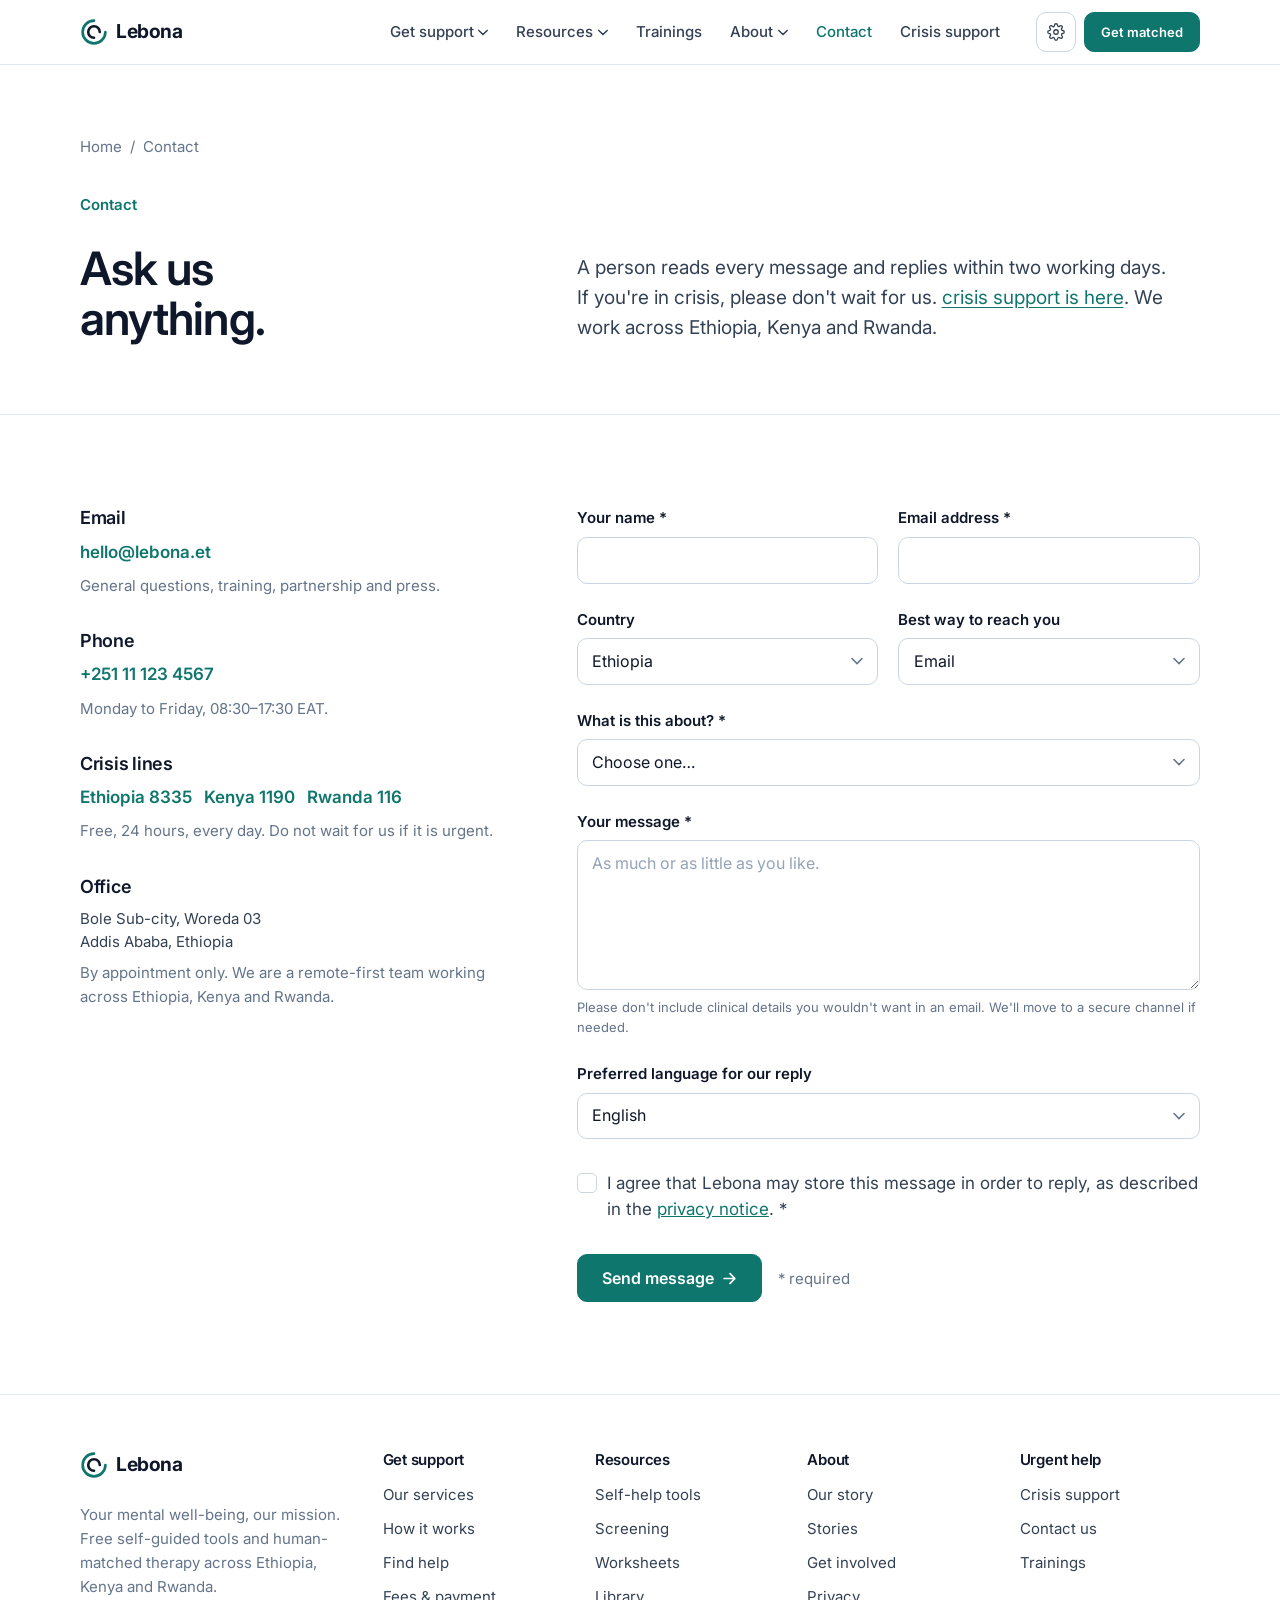
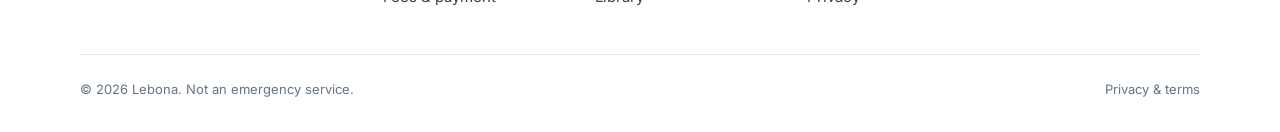
<file: contact.html>
<!doctype html>
<html lang="en">
<head>
<meta charset="utf-8">
<meta name="viewport" content="width=device-width, initial-scale=1">
<meta name="theme-color" content="#FDFBF7">
<link rel="preconnect" href="https://fonts.googleapis.com">
<link rel="preconnect" href="https://fonts.gstatic.com" crossorigin>
<link rel="stylesheet" href="https://fonts.googleapis.com/css2?family=Plus+Jakarta+Sans:wght@400;500;600;700;800&family=Inter:wght@300..700&family=IBM+Plex+Mono:wght@400;500&family=Noto+Sans+Ethiopic:wght@400;500;700&display=swap">
<link rel="stylesheet" href="assets/css/lebona.css">
<script>document.documentElement.className="js";</script>
<link rel="icon" href="data:image/svg+xml,%3Csvg xmlns='http://www.w3.org/2000/svg' viewBox='0 0 32 32'%3E%3Crect width='32' height='32' rx='7' fill='%23E8F5E9'/%3E%3Cpath d='M27 16a11 11 0 1 1-11-11' stroke='%232E7D32' stroke-width='2.6' stroke-linecap='round' fill='none'/%3E%3Cpath d='M21.5 16A5.5 5.5 0 1 0 16 21.5' stroke='%23E07A5F' stroke-width='2.6' stroke-linecap='round' fill='none'/%3E%3C/svg%3E">
<title>Contact Lebona. Ask a question</title>
<meta name="description" content="Get in touch with Lebona about therapy, training, volunteering, partnership or press. A coordinator replies, not a bot.">
</head>
<body>
<div data-site-header></div>

<main id="main">

  <section class="page-head">
    <div class="wrap wrap--wide">
      <nav class="crumbs" aria-label="Breadcrumb"><a href="index.html">Home</a><span>/</span><span>Contact</span></nav>
      <div class="split">
        <div>
          <span class="label" data-reveal>Contact</span>
          <h1 class="h1 mt-5" data-reveal>Ask us<br>anything.</h1>
        </div>
        <div>
          <p class="lede" data-reveal>A person reads every message and replies within two working
            days. If you're in crisis, please don't wait for us.
            <a href="crisis.html" style="color:var(--clay-700);text-decoration:underline;text-underline-offset:3px">crisis support is here</a>.
            We work across Ethiopia, Kenya and Rwanda.</p>
        </div>
      </div>
    </div>
  </section>

  <section class="section">
    <div class="wrap wrap--wide">
      <div class="split">
        <div class="split__aside">
          <div class="stack-lg" data-reveal>
            <div>
              <h3 class="h4">Email</h3>
              <p class="mt-2"><a class="link" href="mailto:hello@lebona.et">hello@lebona.et</a></p>
              <p class="small faint mt-2">General questions, training, partnership and press.</p>
            </div>
            <div>
              <h3 class="h4">Phone</h3>
              <p class="mt-2"><a class="link" href="tel:+251111234567">+251 11 123 4567</a></p>
              <p class="small faint mt-2">Monday to Friday, 08:30–17:30 EAT.</p>
            </div>
            <div>
              <h3 class="h4">Crisis lines</h3>
              <p class="mt-2 flex gap-3 wrap-flex">
                <a class="link" href="tel:8335">Ethiopia 8335</a>
                <a class="link" href="tel:1190">Kenya 1190</a>
                <a class="link" href="tel:116">Rwanda 116</a>
              </p>
              <p class="small faint mt-2">Free, 24 hours, every day. Do not wait for us if it is urgent.</p>
            </div>
            <div>
              <h3 class="h4">Office</h3>
              <p class="mt-2 muted small">Bole Sub-city, Woreda 03<br>Addis Ababa, Ethiopia</p>
              <p class="small faint mt-2">By appointment only. We are a remote-first team working
                across Ethiopia, Kenya and Rwanda.</p>
            </div>
          </div>
        </div>

        <div>
          <form id="contact-form" novalidate>
            <div class="grid cols-2" style="gap:1.25rem">
              <label class="field">
                <span class="field__label">Your name *</span>
                <input class="input" type="text" name="name" required autocomplete="name">
              </label>
              <label class="field">
                <span class="field__label">Email address *</span>
                <input class="input" type="email" name="email" required autocomplete="email">
              </label>
            </div>

            <div class="grid cols-2 mt-5" style="gap:1.25rem">
              <label class="field">
                <span class="field__label">Country</span>
                <select class="select" name="country">
                  <option>Ethiopia</option><option>Kenya</option><option>Rwanda</option><option>Somewhere else</option>
                </select>
              </label>
              <label class="field">
                <span class="field__label">Best way to reach you</span>
                <select class="select" name="channel">
                  <option>Email</option><option>WhatsApp</option><option>Telegram</option><option>Phone call</option>
                </select>
              </label>
            </div>

            <label class="field mt-5">
              <span class="field__label">What is this about? *</span>
              <select class="select" name="topic" required>
                <option value="">Choose one…</option>
                <option>I'd like therapy for myself</option>
                <option>I'd like therapy for my partner and me</option>
                <option>I'd like therapy for my child</option>
                <option>A question about fees or payment</option>
                <option>I want to join a support group</option>
                <option>Training for my school, workplace or community</option>
                <option>I want to volunteer</option>
                <option>I want to apply for a role</option>
                <option>Partnership or funding</option>
                <option>Press and media</option>
                <option>I'd like to share my story</option>
                <option>Something else</option>
              </select>
            </label>

            <label class="field mt-5">
              <span class="field__label">Your message *</span>
              <textarea class="textarea" name="message" required placeholder="As much or as little as you like."></textarea>
              <span class="field__hint">Please don't include clinical details you wouldn't want in an email. We'll move to a secure channel if needed.</span>
            </label>

            <label class="field mt-5">
              <span class="field__label">Preferred language for our reply</span>
              <select class="select" name="lang">
                <option>English</option><option>አማርኛ · Amharic</option>
                <option>Kiswahili</option><option>Kinyarwanda</option>
                <option>Afaan Oromoo</option><option>ትግርኛ · Tigrinya</option>
              </select>
            </label>

            <label class="check mt-6" style="align-items:flex-start">
              <input type="checkbox" name="consent" required>
              <span class="check__box" style="margin-top:2px"><svg width="11" height="9" viewBox="0 0 12 10" fill="none"><path d="M1 5.2 4.4 8.6 11 1.6" stroke="currentColor" stroke-width="2" stroke-linecap="round" stroke-linejoin="round"/></svg></span>
              <span style="font-size:var(--t-base);color:var(--text-muted);line-height:1.5">
                I agree that Lebona may store this message in order to reply, as described in the
                <a href="privacy.html" style="color:var(--clay-700);text-decoration:underline">privacy notice</a>. *</span>
            </label>

            <div id="form-error" class="quiz-safety" hidden style="margin-top:1.5rem"></div>

            <div class="flex gap-4 mt-6 items-center wrap-flex">
              <button class="btn btn--accent btn--lg" type="submit">Send message
                <svg width="16" height="16" viewBox="0 0 14 14" fill="none"><path d="M2 7h10M7.5 2.5 12 7l-4.5 4.5" stroke="currentColor" stroke-width="1.6" stroke-linecap="round" stroke-linejoin="round"/></svg></button>
              <span class="small faint">* required</span>
            </div>
          </form>

          <div id="form-done" hidden>
            <div class="result-ring" style="margin-inline:0">
              <svg width="34" height="34" viewBox="0 0 34 34" fill="none"><path d="M8 17.5 14.5 24 26 11" stroke="currentColor" stroke-width="2.4" stroke-linecap="round" stroke-linejoin="round"/></svg>
            </div>
            <h2 class="h3 mt-5">Message sent</h2>
            <p class="lede mt-4">Thank you: a coordinator will read this and reply within two
              working days, in the language you asked for.</p>
            <p class="small faint mt-5">If it becomes urgent before then, call your national helpline
              at any hour, Ethiopia <a href="tel:8335" style="color:var(--clay-700);text-decoration:underline">8335</a>,
              Kenya <a href="tel:1190" style="color:var(--clay-700);text-decoration:underline">1190</a>,
              Rwanda <a href="tel:116" style="color:var(--clay-700);text-decoration:underline">116</a>.</p>
            <div class="flex gap-4 mt-6 wrap-flex">
              <a class="btn" href="resources.html#tools">Free tools meanwhile</a>
              <a class="btn btn--ghost" href="index.html">Back to home</a>
            </div>
          </div>
        </div>
      </div>
    </div>
  </section>

</main>

<div data-site-footer></div>
<script src="assets/js/layout.js"></script>
<script src="assets/js/site.js"></script>
<script>
(function () {
  var form = document.getElementById('contact-form');
  var done = document.getElementById('form-done');
  var err = document.getElementById('form-error');

  form.addEventListener('submit', function (e) {
    e.preventDefault();
    var missing = [];
    form.querySelectorAll('[required]').forEach(function (f) {
      var bad = f.type === 'checkbox' ? !f.checked : !f.value.trim();
      if (!bad && f.type === 'email') bad = !/.+@.+\..+/.test(f.value);
      f.style.borderColor = bad ? 'var(--alert-600)' : '';
      if (bad) missing.push(f);
    });
    if (missing.length) {
      err.hidden = false;
      err.innerHTML = '<strong>A few things are missing</strong>Please complete the highlighted ' +
        'fields. We need a name, a valid email, a topic, a message and your consent to reply.';
      missing[0].focus();
      return;
    }
    err.hidden = true;
    form.hidden = true;
    done.hidden = false;
    done.scrollIntoView({ behavior: 'smooth', block: 'center' });
  });

  form.addEventListener('input', function (e) { e.target.style.borderColor = ''; });
})();
</script>
</body>
</html>
</file>
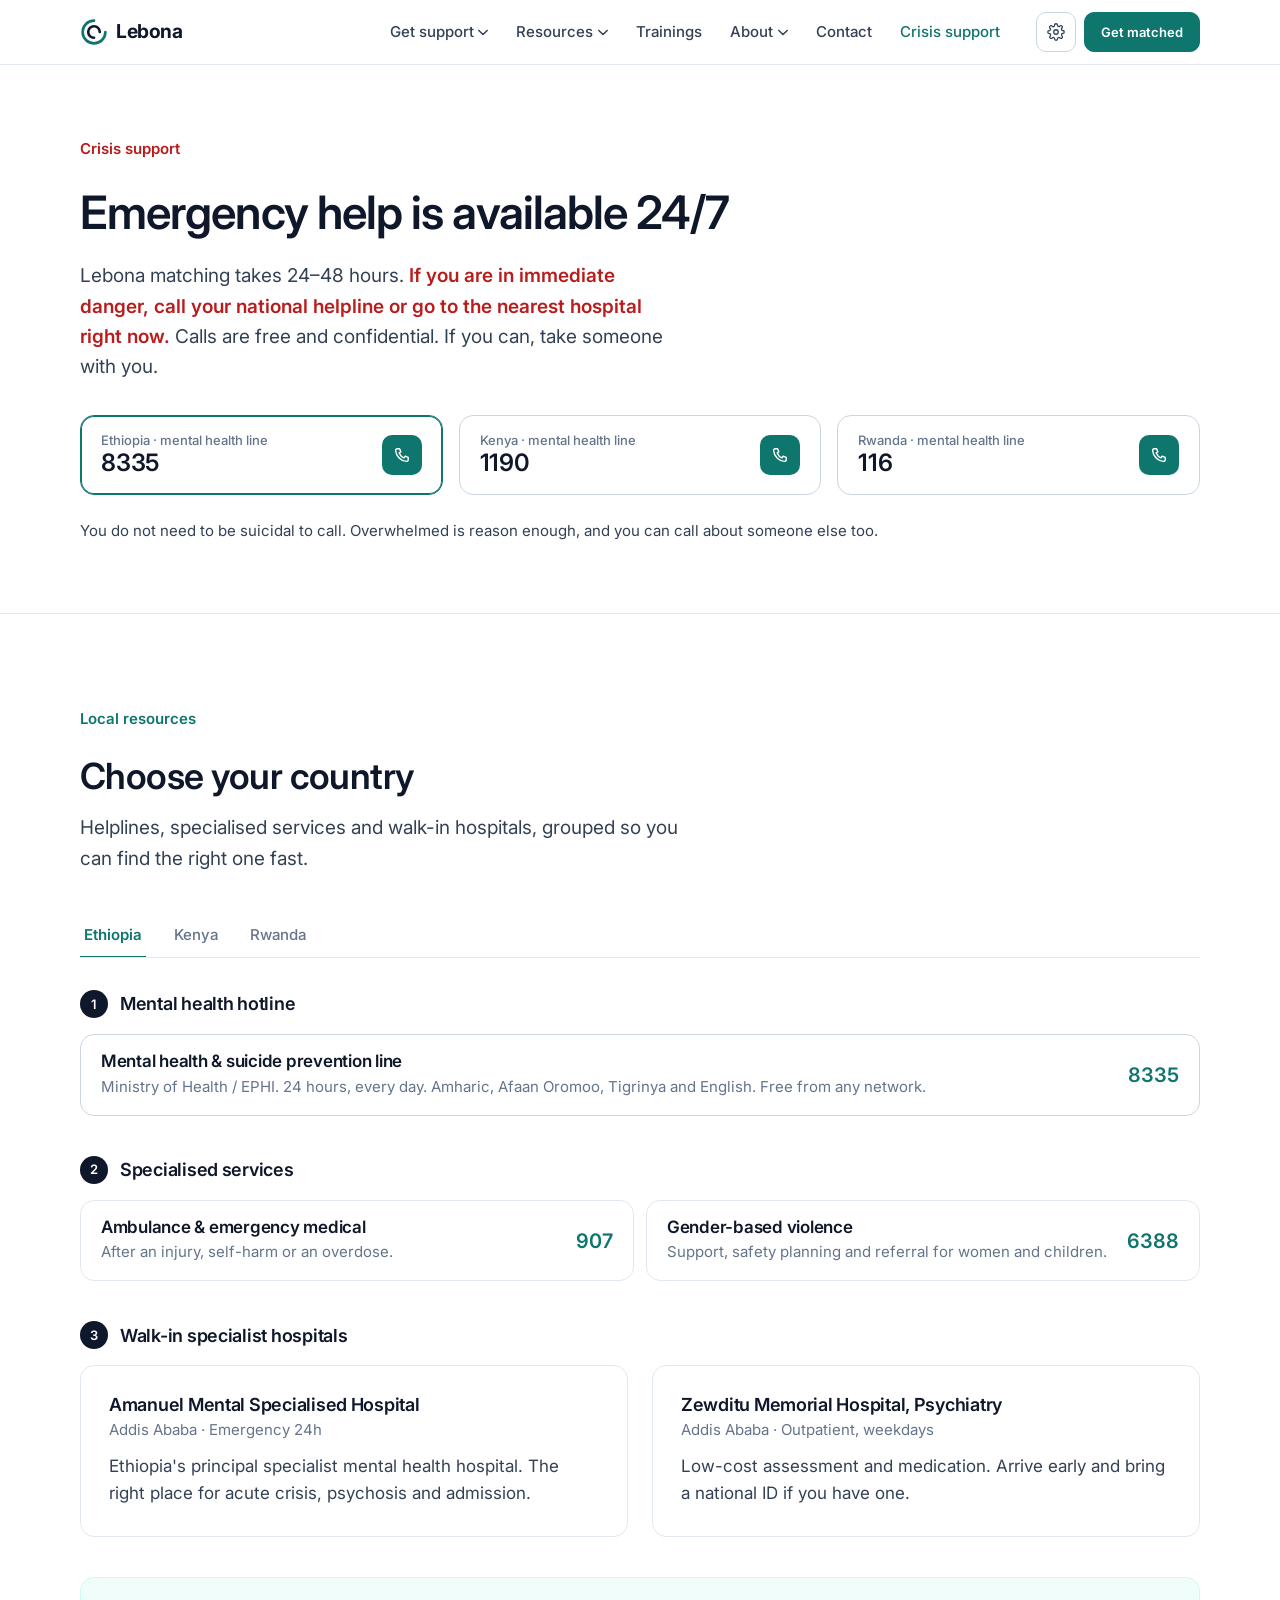
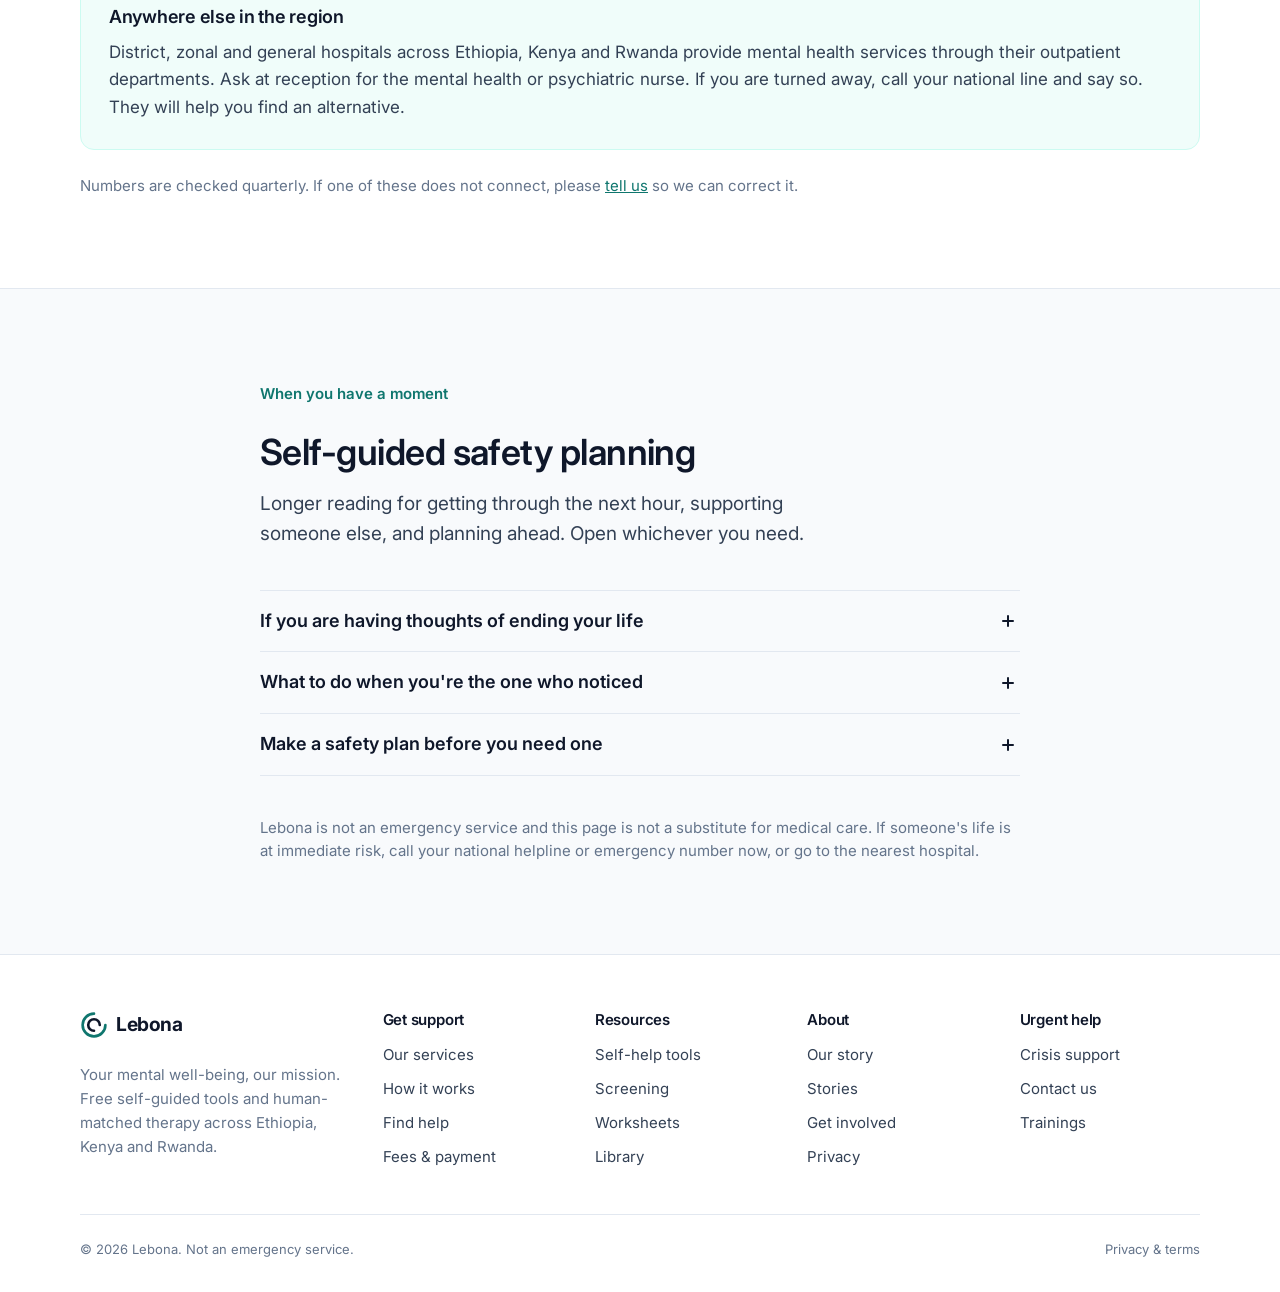
<file: crisis.html>
<!doctype html>
<html lang="en">
<head>
<meta charset="utf-8">
<meta name="viewport" content="width=device-width, initial-scale=1">
<meta name="theme-color" content="#FDFBF7">
<link rel="preconnect" href="https://fonts.googleapis.com">
<link rel="preconnect" href="https://fonts.gstatic.com" crossorigin>
<link rel="stylesheet" href="https://fonts.googleapis.com/css2?family=Plus+Jakarta+Sans:wght@400;500;600;700;800&family=Inter:wght@300..700&family=IBM+Plex+Mono:wght@400;500&family=Noto+Sans+Ethiopic:wght@400;500;700&display=swap">
<link rel="stylesheet" href="assets/css/lebona.css">
<script>document.documentElement.className="js";</script>
<link rel="icon" href="data:image/svg+xml,%3Csvg xmlns='http://www.w3.org/2000/svg' viewBox='0 0 32 32'%3E%3Crect width='32' height='32' rx='7' fill='%23E8F5E9'/%3E%3Cpath d='M27 16a11 11 0 1 1-11-11' stroke='%232E7D32' stroke-width='2.6' stroke-linecap='round' fill='none'/%3E%3Cpath d='M21.5 16A5.5 5.5 0 1 0 16 21.5' stroke='%23E07A5F' stroke-width='2.6' stroke-linecap='round' fill='none'/%3E%3C/svg%3E">
<meta name="theme-color" content="#8E2A21">
<title>Crisis support, Immediate help | Lebona</title>
<meta name="description" content="Free 24/7 crisis helplines for Ethiopia (8335), Kenya (1190) and Rwanda (116), specialised services, walk-in hospitals and safety planning.">
</head>
<body>
<div data-site-header></div>

<main id="main">

  <!-- ============ HERO: what to do, first ============ -->
  <section class="crisis-hero">
    <div class="wrap wrap--wide">
      <span class="label">Crisis support</span>
      <h1 class="h1 mt-5">Emergency help is available 24/7</h1>
      <p class="lede mt-5">Lebona matching takes 24–48 hours. <strong>If you are in immediate danger, call
        your national helpline or go to the nearest hospital right now.</strong> Calls are free and
        confidential. If you can, take someone with you.</p>

      <div class="call-row">
        <a class="call-btn" href="tel:8335" data-sos="ET">
          <span class="call-btn__txt"><span class="call-btn__sub">Ethiopia · mental health line</span><span class="call-btn__num">8335</span></span>
          <span class="call-btn__icon" aria-hidden="true"><svg width="16" height="16" viewBox="0 0 16 16" fill="none"><path d="M3.2 1.8h2.4l1.2 3-1.6 1.1a8.4 8.4 0 0 0 4.9 4.9l1.1-1.6 3 1.2v2.4a1.6 1.6 0 0 1-1.7 1.6C6.9 14 2 9.1 1.6 3.5a1.6 1.6 0 0 1 1.6-1.7Z" stroke="currentColor" stroke-width="1.4" stroke-linejoin="round"/></svg></span>
        </a>
        <a class="call-btn" href="tel:1190" data-sos="KE">
          <span class="call-btn__txt"><span class="call-btn__sub">Kenya · mental health line</span><span class="call-btn__num">1190</span></span>
          <span class="call-btn__icon" aria-hidden="true"><svg width="16" height="16" viewBox="0 0 16 16" fill="none"><path d="M3.2 1.8h2.4l1.2 3-1.6 1.1a8.4 8.4 0 0 0 4.9 4.9l1.1-1.6 3 1.2v2.4a1.6 1.6 0 0 1-1.7 1.6C6.9 14 2 9.1 1.6 3.5a1.6 1.6 0 0 1 1.6-1.7Z" stroke="currentColor" stroke-width="1.4" stroke-linejoin="round"/></svg></span>
        </a>
        <a class="call-btn" href="tel:116" data-sos="RW">
          <span class="call-btn__txt"><span class="call-btn__sub">Rwanda · mental health line</span><span class="call-btn__num">116</span></span>
          <span class="call-btn__icon" aria-hidden="true"><svg width="16" height="16" viewBox="0 0 16 16" fill="none"><path d="M3.2 1.8h2.4l1.2 3-1.6 1.1a8.4 8.4 0 0 0 4.9 4.9l1.1-1.6 3 1.2v2.4a1.6 1.6 0 0 1-1.7 1.6C6.9 14 2 9.1 1.6 3.5a1.6 1.6 0 0 1 1.6-1.7Z" stroke="currentColor" stroke-width="1.4" stroke-linejoin="round"/></svg></span>
        </a>
      </div>
      <p class="small muted mt-5">You do not need to be suicidal to call. Overwhelmed is reason enough, and you can call about someone else too.</p>
    </div>
  </section>

  <!-- ============ LOCAL RESOURCES BY COUNTRY ============ -->
  <section class="section">
    <div class="wrap wrap--wide">
      <div class="section-head">
        <span class="label label--accent">Local resources</span>
        <h2 class="h2 mt-5">Choose your country</h2>
        <p class="lede">Helplines, specialised services and walk-in hospitals, grouped so you can find the right one fast.</p>
      </div>

      <div class="country-tabs mt-7" role="tablist" aria-label="Country">
        <button class="country-tab" role="tab" type="button" data-country-tab="ET" aria-controls="panel-ET" id="tab-ET">Ethiopia</button>
        <button class="country-tab" role="tab" type="button" data-country-tab="KE" aria-controls="panel-KE" id="tab-KE">Kenya</button>
        <button class="country-tab" role="tab" type="button" data-country-tab="RW" aria-controls="panel-RW" id="tab-RW">Rwanda</button>
      </div>

      <!-- Ethiopia -->
      <div class="country-panel" id="panel-ET" role="tabpanel" aria-labelledby="tab-ET" data-country-panel="ET">
        <h3 class="sr-only">Ethiopia</h3>
        <div class="res-group">
          <div class="res-group__head"><span class="res-group__n">1</span><h3>Mental health hotline</h3></div>
          <a class="hotline hotline--primary" href="tel:8335">
            <div><h3>Mental health &amp; suicide prevention line</h3>
              <p>Ministry of Health / EPHI. 24 hours, every day. Amharic, Afaan Oromoo, Tigrinya and English. Free from any network.</p></div>
            <span class="hotline__num">8335</span>
          </a>
        </div>
        <div class="res-group">
          <div class="res-group__head"><span class="res-group__n">2</span><h3>Specialised services</h3></div>
          <div class="grid cols-2" style="gap:.75rem">
            <a class="hotline" href="tel:907" style="margin:0">
              <div><h3>Ambulance &amp; emergency medical</h3><p>After an injury, self-harm or an overdose.</p></div>
              <span class="hotline__num">907</span>
            </a>
            <a class="hotline" href="tel:6388" style="margin:0">
              <div><h3>Gender-based violence</h3><p>Support, safety planning and referral for women and children.</p></div>
              <span class="hotline__num">6388</span>
            </a>
          </div>
        </div>
        <div class="res-group">
          <div class="res-group__head"><span class="res-group__n">3</span><h3>Walk-in specialist hospitals</h3></div>
          <div class="grid cols-2">
            <div class="card"><h3>Amanuel Mental Specialised Hospital</h3>
              <p class="small faint" style="margin-top:2px">Addis Ababa · Emergency 24h</p>
              <p class="mt-3">Ethiopia's principal specialist mental health hospital. The right place for acute crisis, psychosis and admission.</p></div>
            <div class="card"><h3>Zewditu Memorial Hospital, Psychiatry</h3>
              <p class="small faint" style="margin-top:2px">Addis Ababa · Outpatient, weekdays</p>
              <p class="mt-3">Low-cost assessment and medication. Arrive early and bring a national ID if you have one.</p></div>
          </div>
        </div>
      </div>

      <!-- Kenya -->
      <div class="country-panel" id="panel-KE" role="tabpanel" aria-labelledby="tab-KE" data-country-panel="KE">
        <h3 class="sr-only">Kenya</h3>
        <div class="res-group">
          <div class="res-group__head"><span class="res-group__n">1</span><h3>Mental health hotline</h3></div>
          <a class="hotline hotline--primary" href="tel:1190">
            <div><h3>Befrienders Kenya / national mental health line</h3>
              <p>24 hours. Kiswahili and English. Free from any network.</p></div>
            <span class="hotline__num">1190</span>
          </a>
        </div>
        <div class="res-group">
          <div class="res-group__head"><span class="res-group__n">2</span><h3>Specialised services</h3></div>
          <div class="grid cols-2" style="gap:.75rem">
            <a class="hotline" href="tel:999" style="margin:0">
              <div><h3>Emergency services &amp; ambulance</h3><p>Police, ambulance and fire. Also reachable on 112.</p></div>
              <span class="hotline__num">999</span>
            </a>
            <a class="hotline" href="tel:1195" style="margin:0">
              <div><h3>Gender violence recovery</h3><p>24-hour support and referral for survivors of gender-based violence.</p></div>
              <span class="hotline__num">1195</span>
            </a>
          </div>
        </div>
        <div class="res-group">
          <div class="res-group__head"><span class="res-group__n">3</span><h3>Walk-in specialist hospitals</h3></div>
          <div class="grid cols-2">
            <div class="card"><h3>Mathari National Teaching &amp; Referral Hospital</h3>
              <p class="small faint" style="margin-top:2px">Nairobi · Emergency 24h</p>
              <p class="mt-3">Kenya's national referral hospital for mental health, with emergency assessment and inpatient care.</p></div>
            <div class="card"><h3>Kenyatta National Hospital, Mental Health</h3>
              <p class="small faint" style="margin-top:2px">Nairobi · Outpatient &amp; emergency</p>
              <p class="mt-3">Psychiatric outpatient clinic and a 24-hour accident and emergency department.</p></div>
          </div>
        </div>
      </div>

      <!-- Rwanda -->
      <div class="country-panel" id="panel-RW" role="tabpanel" aria-labelledby="tab-RW" data-country-panel="RW">
        <h3 class="sr-only">Rwanda</h3>
        <div class="res-group">
          <div class="res-group__head"><span class="res-group__n">1</span><h3>Mental health hotline</h3></div>
          <a class="hotline hotline--primary" href="tel:116">
            <div><h3>Mental health &amp; child protection line</h3>
              <p>24 hours. Kinyarwanda, English and French. Free from any network.</p></div>
            <span class="hotline__num">116</span>
          </a>
        </div>
        <div class="res-group">
          <div class="res-group__head"><span class="res-group__n">2</span><h3>Specialised services</h3></div>
          <div class="grid cols-2" style="gap:.75rem">
            <a class="hotline" href="tel:912" style="margin:0">
              <div><h3>Ambulance (SAMU)</h3><p>Emergency medical response, including after self-harm or overdose.</p></div>
              <span class="hotline__num">912</span>
            </a>
            <a class="hotline" href="tel:3512" style="margin:0">
              <div><h3>Isange One Stop Centre</h3><p>Gender-based violence: medical, legal and psychosocial support.</p></div>
              <span class="hotline__num">3512</span>
            </a>
          </div>
        </div>
        <div class="res-group">
          <div class="res-group__head"><span class="res-group__n">3</span><h3>Walk-in specialist hospitals</h3></div>
          <div class="grid cols-2">
            <div class="card"><h3>CARAES Ndera Neuropsychiatric Hospital</h3>
              <p class="small faint" style="margin-top:2px">Kigali · Emergency 24h</p>
              <p class="mt-3">Rwanda's main neuropsychiatric hospital, covering acute crisis, inpatient care and specialist psychiatry.</p></div>
            <div class="card"><h3>Isange One Stop Centres</h3>
              <p class="small faint" style="margin-top:2px">Nationwide, at district hospitals · 24h</p>
              <p class="mt-3">Free medical, psychosocial and legal support under one roof.</p></div>
          </div>
        </div>
      </div>

      <div class="card mt-7" style="background:var(--green-50);border-color:var(--green-200)">
        <h3>Anywhere else in the region</h3>
        <p class="mt-3">District, zonal and general hospitals across Ethiopia, Kenya and Rwanda provide mental
          health services through their outpatient departments. Ask at reception for the mental health or
          psychiatric nurse. If you are turned away, call your national line and say so. They will help you
          find an alternative.</p>
      </div>
      <p class="small faint mt-5">Numbers are checked quarterly. If one of these does not connect, please
        <a href="contact.html" style="color:var(--green-700);text-decoration:underline">tell us</a> so we can correct it.</p>
    </div>
  </section>

  <!-- ============ SELF-GUIDED SAFETY PLANNING (collapsible) ============ -->
  <section class="section on-sand" id="safety-planning">
    <div class="wrap wrap--narrow">
      <div class="section-head">
        <span class="label label--accent">When you have a moment</span>
        <h2 class="h2 mt-5">Self-guided safety planning</h2>
        <p class="lede">Longer reading for getting through the next hour, supporting someone else, and planning ahead. Open whichever you need.</p>
      </div>

      <div class="accordion mt-7" data-accordion-exclusive>
        <div class="acc__item" id="thoughts">
          <button class="acc__trigger" type="button" aria-expanded="false">If you are having thoughts of ending your life<span class="acc__sign" aria-hidden="true"></span></button>
          <div class="acc__panel"><div><div>
            <p class="small muted">These are not a treatment. They are a way to get through the next hour, which is all you have to do.</p>
            <div class="stepcard"><span class="stepcard__n">1</span>
              <div><h4 class="h4">Put distance between you and the means</h4>
                <p class="muted small mt-2">Give the pills, the rope, the weapon or the keys to someone else, or lock them away. Distance buys time, and time is usually what turns this around.</p></div></div>
            <div class="stepcard"><span class="stepcard__n">2</span>
              <div><h4 class="h4">Tell one person, in plain words</h4>
                <p class="muted small mt-2">"I am thinking about killing myself and I don't want to be alone." A friend, a relative, a neighbour, or your national helpline. You are not a burden for saying it.</p></div></div>
            <div class="stepcard"><span class="stepcard__n">3</span>
              <div><h4 class="h4">Agree not to act for the next 24 hours</h4>
                <p class="muted small mt-2">Not forever. Just today. Suicidal intensity comes in waves and almost always drops.</p></div></div>
            <div class="stepcard"><span class="stepcard__n">4</span>
              <div><h4 class="h4">Do one small physical thing</h4>
                <p class="muted small mt-2">Cold water on your face and wrists. Walk outside. Eat something. It works on the body while the mind catches up.</p></div></div>
            <div class="stepcard"><span class="stepcard__n">5</span>
              <div><h4 class="h4">Get to a hospital if the urge is rising</h4>
                <p class="muted small mt-2">Emergency departments take this seriously and will not turn you away. Bring someone if you can. If you cannot travel, call an ambulance: Ethiopia <a href="tel:907">907</a> · Kenya <a href="tel:999">999</a> · Rwanda <a href="tel:912">912</a>.</p></div></div>
          </div></div></div>
        </div>

        <div class="acc__item" id="helping">
          <button class="acc__trigger" type="button" aria-expanded="false">What to do when you're the one who noticed<span class="acc__sign" aria-hidden="true"></span></button>
          <div class="acc__panel"><div><div class="grid cols-2" style="gap:1.25rem">
            <div><h4 class="h4">Ask directly</h4>
              <p class="mt-2">"Are you thinking about killing yourself?" Asking does not plant the idea. It gives permission to answer honestly, often for the first time.</p></div>
            <div><h4 class="h4">Listen without fixing</h4>
              <p class="mt-2">Resist advice, silver linings and comparisons. "That sounds unbearable, tell me more" does far more work than any solution.</p></div>
            <div><h4 class="h4">Do not promise secrecy</h4>
              <p class="mt-2">Say instead: "I will not tell people who don't need to know, but I am not going to keep a secret that could cost your life."</p></div>
            <div><h4 class="h4">Stay, or hand over</h4>
              <p class="mt-2">Do not leave someone alone in an acute crisis. If you must go, hand them to a named person. Then follow up tomorrow, and the day after.</p></div>
            <div><h4 class="h4">Look after yourself too</h4>
              <p class="mt-2">Supporting someone through this is heavy. You are allowed to get your own support. Our parents and carers circle exists for exactly this.</p></div>
            <div><h4 class="h4">Know your limit</h4>
              <p class="mt-2">You are not their clinician. The goal is to get them to professional help, not to become the professional help.</p></div>
          </div></div></div>
        </div>

        <div class="acc__item" id="plan">
          <button class="acc__trigger" type="button" aria-expanded="false">Make a safety plan before you need one<span class="acc__sign" aria-hidden="true"></span></button>
          <div class="acc__panel"><div><div>
            <p>A safety plan is one page that answers four questions in advance: what my warning signs are,
              what helps, who I call, and where I go. Written on a good day, it does the thinking for you on a
              bad one. Our therapists build one with every client who wants it.</p>
            <div class="flex gap-4 wrap-flex mt-5">
              <a class="btn btn--accent" href="match.html">Start with a therapist</a>
              <a class="btn btn--ghost" href="resources.html#tools">Free tools meanwhile</a>
            </div>
          </div></div></div>
        </div>
      </div>

      <p class="small faint mt-7">Lebona is not an emergency service and this page is not a substitute
        for medical care. If someone's life is at immediate risk, call your national helpline or emergency
        number now, or go to the nearest hospital.</p>
    </div>
  </section>

</main>

<div data-site-footer></div>
<script src="assets/js/layout.js"></script>
<script src="assets/js/site.js"></script>
</body>
</html>
</file>
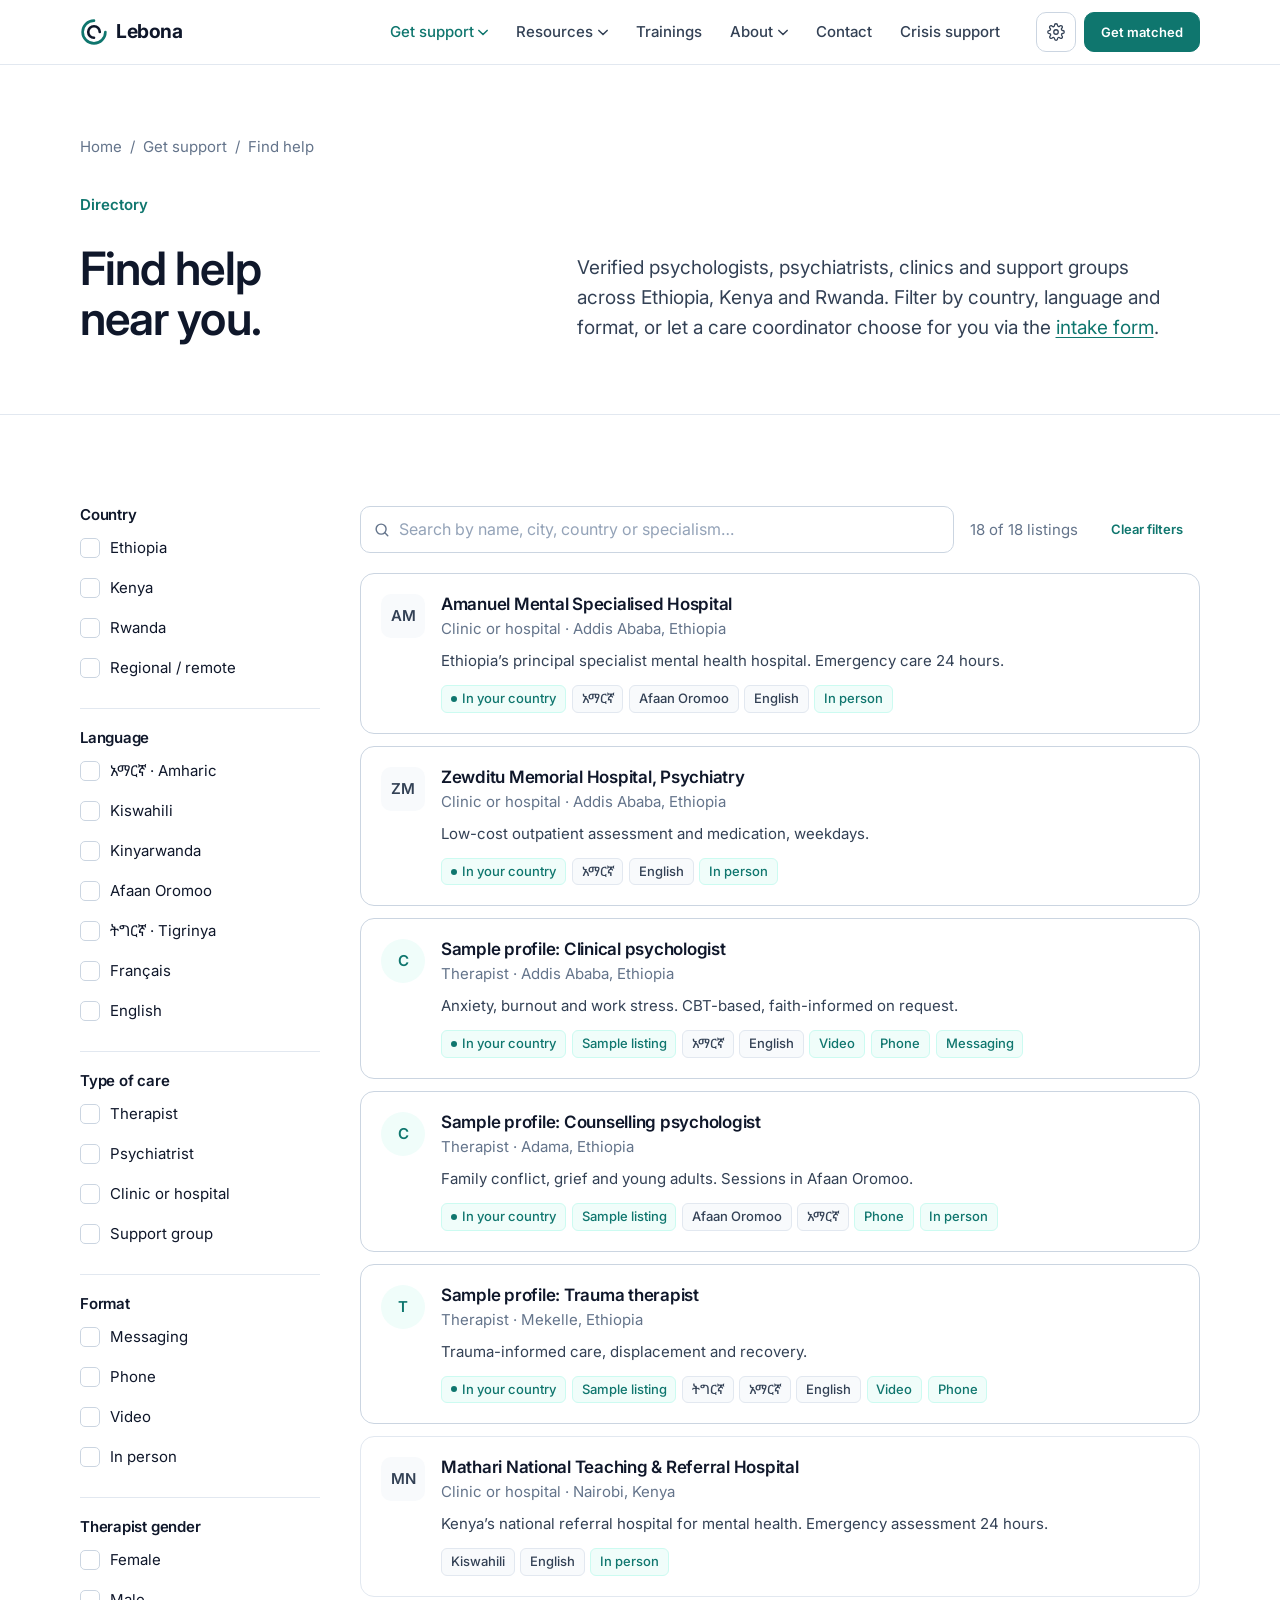
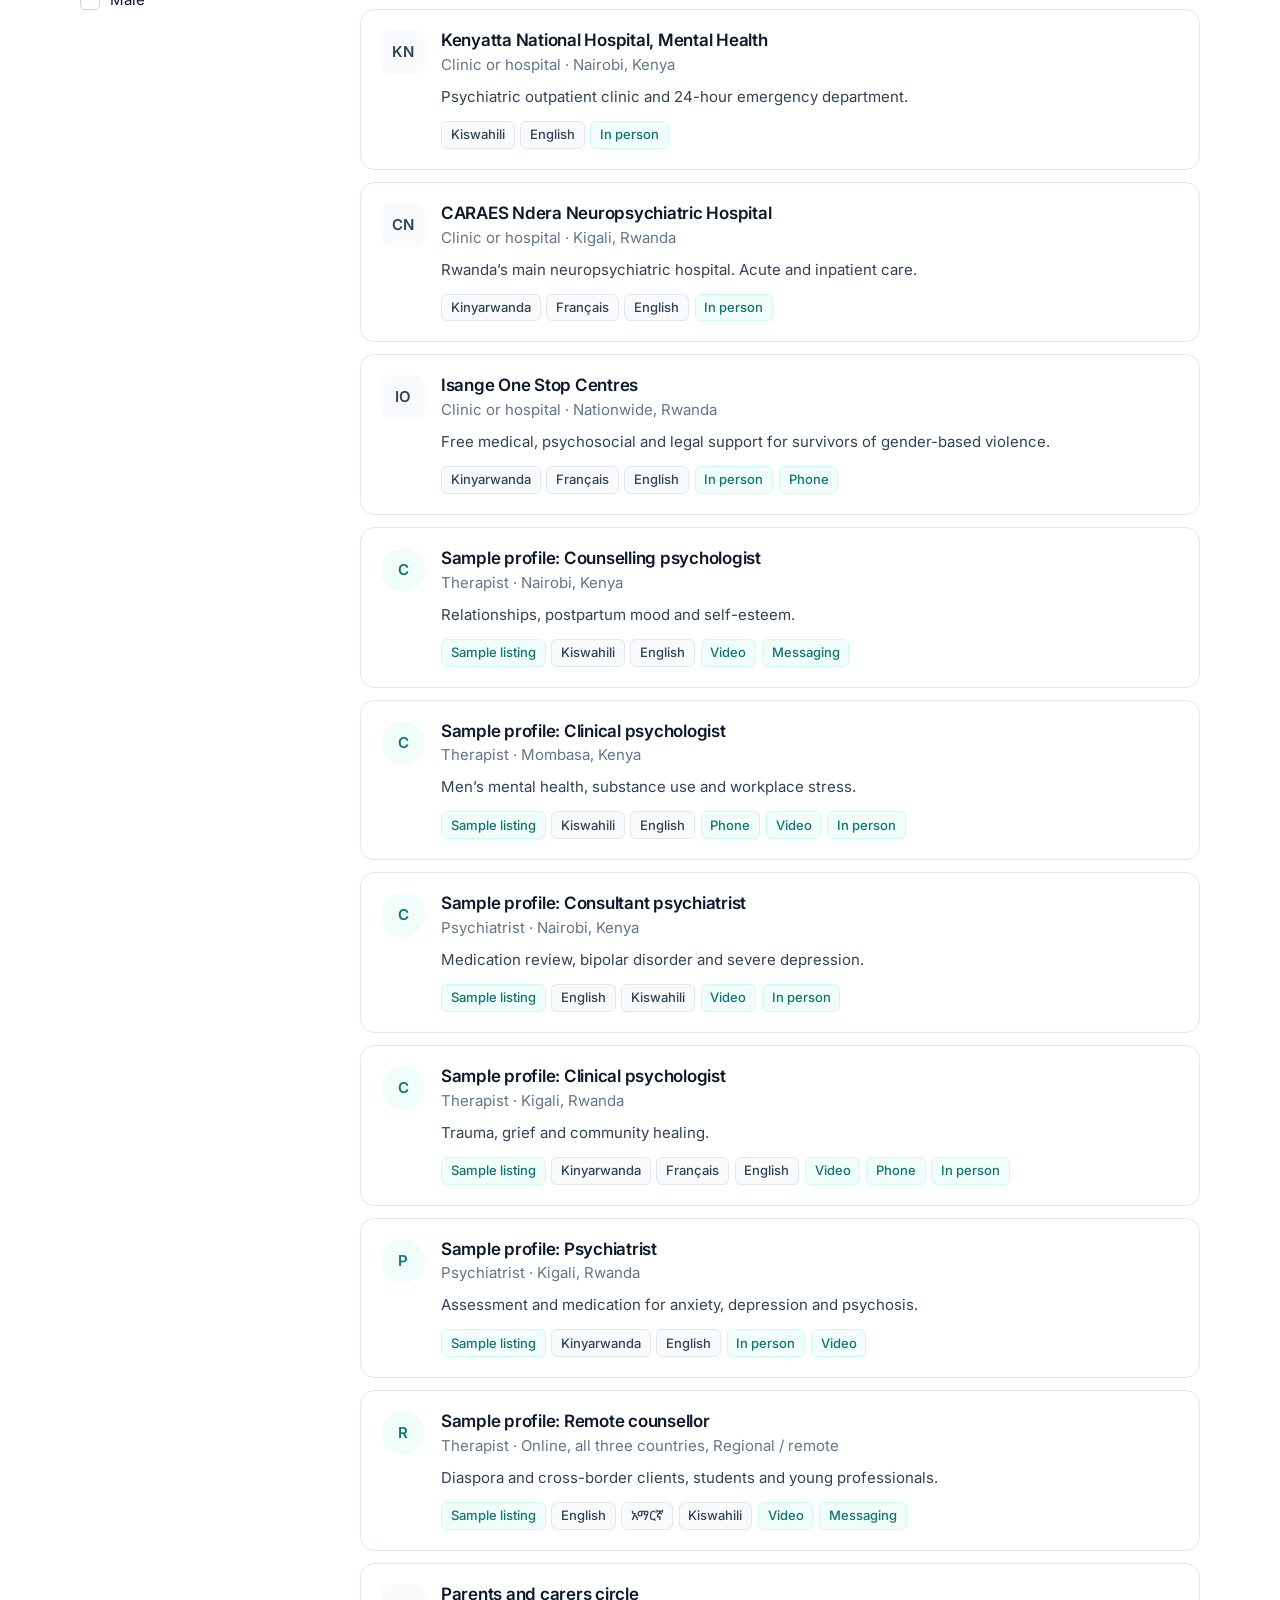
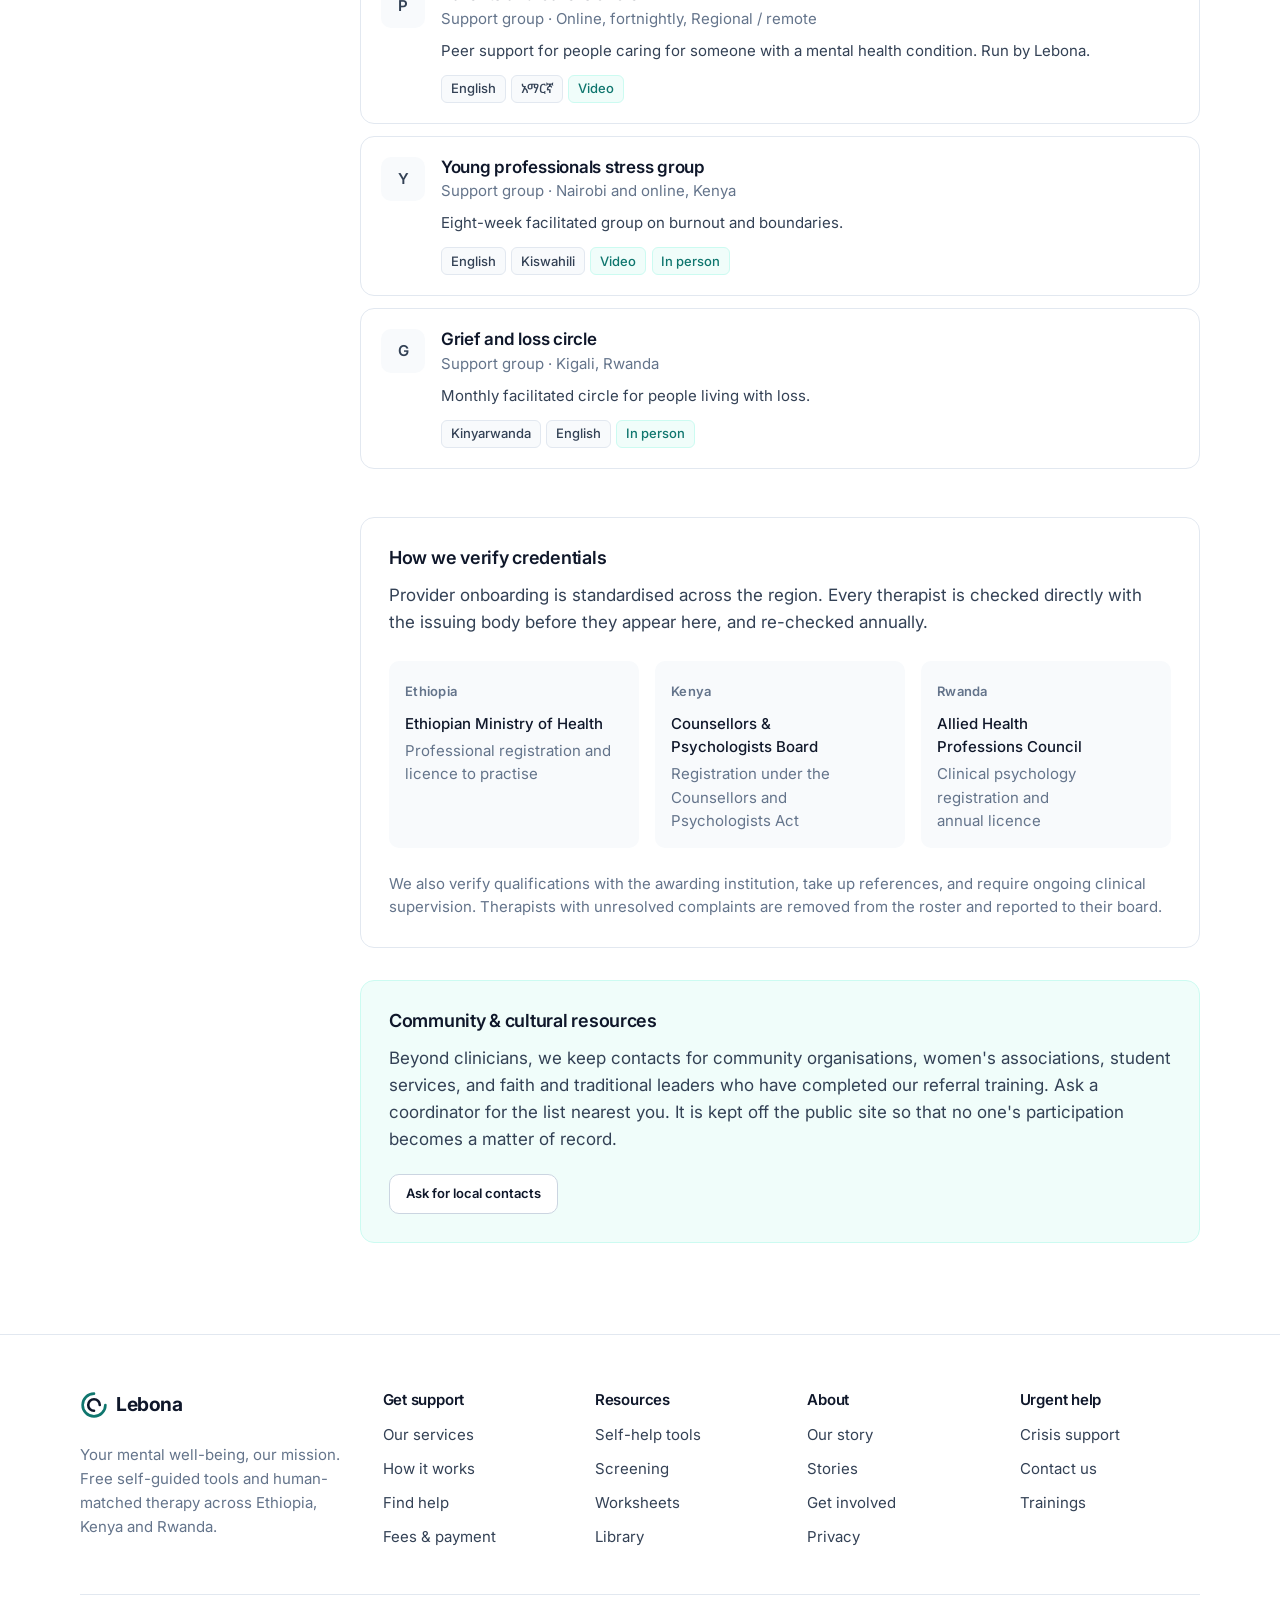
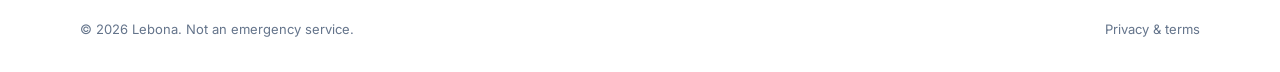
<file: find-help.html>
<!doctype html>
<html lang="en">
<head>
<meta charset="utf-8">
<meta name="viewport" content="width=device-width, initial-scale=1">
<meta name="theme-color" content="#FDFBF7">
<link rel="preconnect" href="https://fonts.googleapis.com">
<link rel="preconnect" href="https://fonts.gstatic.com" crossorigin>
<link rel="stylesheet" href="https://fonts.googleapis.com/css2?family=Plus+Jakarta+Sans:wght@400;500;600;700;800&family=Inter:wght@300..700&family=IBM+Plex+Mono:wght@400;500&family=Noto+Sans+Ethiopic:wght@400;500;700&display=swap">
<link rel="stylesheet" href="assets/css/lebona.css">
<script>document.documentElement.className="js";</script>
<link rel="icon" href="data:image/svg+xml,%3Csvg xmlns='http://www.w3.org/2000/svg' viewBox='0 0 32 32'%3E%3Crect width='32' height='32' rx='7' fill='%23E8F5E9'/%3E%3Cpath d='M27 16a11 11 0 1 1-11-11' stroke='%232E7D32' stroke-width='2.6' stroke-linecap='round' fill='none'/%3E%3Cpath d='M21.5 16A5.5 5.5 0 1 0 16 21.5' stroke='%23E07A5F' stroke-width='2.6' stroke-linecap='round' fill='none'/%3E%3C/svg%3E">
<title>Find help, Therapists, clinics and groups | Lebona</title>
<meta name="description" content="A directory of verified psychologists, psychiatrists, clinics and support groups across Ethiopia, Kenya and Rwanda, filterable by country, language, format and type of care.">
</head>
<body>
<div data-site-header></div>

<main id="main">

  <section class="page-head">
    <div class="wrap wrap--wide">
      <nav class="crumbs" aria-label="Breadcrumb"><a href="index.html">Home</a><span>/</span><a href="services.html">Get support</a><span>/</span><span>Find help</span></nav>
      <div class="split">
        <div>
          <span class="label" data-reveal>Directory</span>
          <h1 class="h1 mt-5" data-reveal>Find help<br>near you.</h1>
        </div>
        <div>
          <p class="lede" data-reveal>Verified psychologists, psychiatrists, clinics and support
            groups across Ethiopia, Kenya and Rwanda. Filter by country, language and format, or
            let a care coordinator choose for you via the
            <a href="match.html" style="color:var(--clay-700);text-decoration:underline;text-underline-offset:3px">intake form</a>.</p>
        </div>
      </div>
    </div>
  </section>

  <section class="section">
    <div class="wrap wrap--wide">
      <div class="dir-layout">

        <aside class="filters">
          <button class="filters-toggle" type="button" id="filters-toggle" aria-expanded="false" aria-controls="filters">
            <span>Filter results</span>
            <svg width="12" height="8" viewBox="0 0 12 8" fill="none" aria-hidden="true"><path d="M1 1.5 6 6.5 11 1.5" stroke="currentColor" stroke-width="1.6" stroke-linecap="round" stroke-linejoin="round"/></svg>
          </button>
          <form id="filters" class="filters__panel">
            <div class="filters__group">
              <h4>Country</h4>
              <label class="check"><input type="checkbox" name="ctry" value="ET"><span class="check__box"><svg width="11" height="9" viewBox="0 0 12 10" fill="none"><path d="M1 5.2 4.4 8.6 11 1.6" stroke="currentColor" stroke-width="2" stroke-linecap="round" stroke-linejoin="round"/></svg></span>Ethiopia</label>
              <label class="check"><input type="checkbox" name="ctry" value="KE"><span class="check__box"><svg width="11" height="9" viewBox="0 0 12 10" fill="none"><path d="M1 5.2 4.4 8.6 11 1.6" stroke="currentColor" stroke-width="2" stroke-linecap="round" stroke-linejoin="round"/></svg></span>Kenya</label>
              <label class="check"><input type="checkbox" name="ctry" value="RW"><span class="check__box"><svg width="11" height="9" viewBox="0 0 12 10" fill="none"><path d="M1 5.2 4.4 8.6 11 1.6" stroke="currentColor" stroke-width="2" stroke-linecap="round" stroke-linejoin="round"/></svg></span>Rwanda</label>
              <label class="check"><input type="checkbox" name="ctry" value="XX"><span class="check__box"><svg width="11" height="9" viewBox="0 0 12 10" fill="none"><path d="M1 5.2 4.4 8.6 11 1.6" stroke="currentColor" stroke-width="2" stroke-linecap="round" stroke-linejoin="round"/></svg></span>Regional / remote</label>
            </div>

            <div class="filters__group">
              <h4>Language</h4>
              <label class="check"><input type="checkbox" name="lang" value="am"><span class="check__box"><svg width="11" height="9" viewBox="0 0 12 10" fill="none"><path d="M1 5.2 4.4 8.6 11 1.6" stroke="currentColor" stroke-width="2" stroke-linecap="round" stroke-linejoin="round"/></svg></span>አማርኛ · Amharic</label>
              <label class="check"><input type="checkbox" name="lang" value="sw"><span class="check__box"><svg width="11" height="9" viewBox="0 0 12 10" fill="none"><path d="M1 5.2 4.4 8.6 11 1.6" stroke="currentColor" stroke-width="2" stroke-linecap="round" stroke-linejoin="round"/></svg></span>Kiswahili</label>
              <label class="check"><input type="checkbox" name="lang" value="rw"><span class="check__box"><svg width="11" height="9" viewBox="0 0 12 10" fill="none"><path d="M1 5.2 4.4 8.6 11 1.6" stroke="currentColor" stroke-width="2" stroke-linecap="round" stroke-linejoin="round"/></svg></span>Kinyarwanda</label>
              <label class="check"><input type="checkbox" name="lang" value="om"><span class="check__box"><svg width="11" height="9" viewBox="0 0 12 10" fill="none"><path d="M1 5.2 4.4 8.6 11 1.6" stroke="currentColor" stroke-width="2" stroke-linecap="round" stroke-linejoin="round"/></svg></span>Afaan Oromoo</label>
              <label class="check"><input type="checkbox" name="lang" value="ti"><span class="check__box"><svg width="11" height="9" viewBox="0 0 12 10" fill="none"><path d="M1 5.2 4.4 8.6 11 1.6" stroke="currentColor" stroke-width="2" stroke-linecap="round" stroke-linejoin="round"/></svg></span>ትግርኛ · Tigrinya</label>
              <label class="check"><input type="checkbox" name="lang" value="fr"><span class="check__box"><svg width="11" height="9" viewBox="0 0 12 10" fill="none"><path d="M1 5.2 4.4 8.6 11 1.6" stroke="currentColor" stroke-width="2" stroke-linecap="round" stroke-linejoin="round"/></svg></span>Français</label>
              <label class="check"><input type="checkbox" name="lang" value="en"><span class="check__box"><svg width="11" height="9" viewBox="0 0 12 10" fill="none"><path d="M1 5.2 4.4 8.6 11 1.6" stroke="currentColor" stroke-width="2" stroke-linecap="round" stroke-linejoin="round"/></svg></span>English</label>
            </div>

            <div class="filters__group">
              <h4>Type of care</h4>
              <label class="check"><input type="checkbox" name="type" value="therapist"><span class="check__box"><svg width="11" height="9" viewBox="0 0 12 10" fill="none"><path d="M1 5.2 4.4 8.6 11 1.6" stroke="currentColor" stroke-width="2" stroke-linecap="round" stroke-linejoin="round"/></svg></span>Therapist</label>
              <label class="check"><input type="checkbox" name="type" value="psychiatrist"><span class="check__box"><svg width="11" height="9" viewBox="0 0 12 10" fill="none"><path d="M1 5.2 4.4 8.6 11 1.6" stroke="currentColor" stroke-width="2" stroke-linecap="round" stroke-linejoin="round"/></svg></span>Psychiatrist</label>
              <label class="check"><input type="checkbox" name="type" value="clinic"><span class="check__box"><svg width="11" height="9" viewBox="0 0 12 10" fill="none"><path d="M1 5.2 4.4 8.6 11 1.6" stroke="currentColor" stroke-width="2" stroke-linecap="round" stroke-linejoin="round"/></svg></span>Clinic or hospital</label>
              <label class="check"><input type="checkbox" name="type" value="group"><span class="check__box"><svg width="11" height="9" viewBox="0 0 12 10" fill="none"><path d="M1 5.2 4.4 8.6 11 1.6" stroke="currentColor" stroke-width="2" stroke-linecap="round" stroke-linejoin="round"/></svg></span>Support group</label>
            </div>

            <div class="filters__group">
              <h4>Format</h4>
              <label class="check"><input type="checkbox" name="mode" value="msg"><span class="check__box"><svg width="11" height="9" viewBox="0 0 12 10" fill="none"><path d="M1 5.2 4.4 8.6 11 1.6" stroke="currentColor" stroke-width="2" stroke-linecap="round" stroke-linejoin="round"/></svg></span>Messaging</label>
              <label class="check"><input type="checkbox" name="mode" value="phone"><span class="check__box"><svg width="11" height="9" viewBox="0 0 12 10" fill="none"><path d="M1 5.2 4.4 8.6 11 1.6" stroke="currentColor" stroke-width="2" stroke-linecap="round" stroke-linejoin="round"/></svg></span>Phone</label>
              <label class="check"><input type="checkbox" name="mode" value="video"><span class="check__box"><svg width="11" height="9" viewBox="0 0 12 10" fill="none"><path d="M1 5.2 4.4 8.6 11 1.6" stroke="currentColor" stroke-width="2" stroke-linecap="round" stroke-linejoin="round"/></svg></span>Video</label>
              <label class="check"><input type="checkbox" name="mode" value="inperson"><span class="check__box"><svg width="11" height="9" viewBox="0 0 12 10" fill="none"><path d="M1 5.2 4.4 8.6 11 1.6" stroke="currentColor" stroke-width="2" stroke-linecap="round" stroke-linejoin="round"/></svg></span>In person</label>
            </div>

            <div class="filters__group">
              <h4>Therapist gender</h4>
              <label class="check"><input type="checkbox" name="gender" value="f"><span class="check__box"><svg width="11" height="9" viewBox="0 0 12 10" fill="none"><path d="M1 5.2 4.4 8.6 11 1.6" stroke="currentColor" stroke-width="2" stroke-linecap="round" stroke-linejoin="round"/></svg></span>Female</label>
              <label class="check"><input type="checkbox" name="gender" value="m"><span class="check__box"><svg width="11" height="9" viewBox="0 0 12 10" fill="none"><path d="M1 5.2 4.4 8.6 11 1.6" stroke="currentColor" stroke-width="2" stroke-linecap="round" stroke-linejoin="round"/></svg></span>Male</label>
            </div>
          </form>
        </aside>

        <div>
          <div class="dir-bar">
            <div class="search-box">
              <svg width="16" height="16" viewBox="0 0 18 18" fill="none"><circle cx="8" cy="8" r="5.6" stroke="currentColor" stroke-width="1.6"/><path d="m12.2 12.2 3.3 3.3" stroke="currentColor" stroke-width="1.6" stroke-linecap="round"/></svg>
              <label class="sr-only" for="dir-search">Search the directory</label>
              <input class="input" id="dir-search" type="search" placeholder="Search by name, city, country or specialism…">
            </div>
            <span class="small faint" id="dir-count"></span>
            <button class="btn btn--sm btn--ghost" type="button" id="dir-reset">Clear filters</button>
          </div>

          <div id="results"></div>
          <p class="empty" id="dir-empty" hidden>No one matches those filters yet. Try widening the
            language or format, or <a href="contact.html" style="color:var(--clay-700);text-decoration:underline">ask a coordinator</a>. Our roster grows every month.</p>

          <div class="card mt-8">
            <h3 class="h4">How we verify credentials</h3>
            <p class="mt-3">Provider onboarding is standardised across the region. Every therapist
              is checked directly with the issuing body before they appear here, and re-checked
              annually.</p>
            <div class="grid cols-3 mt-5" style="gap:1rem">
              <div style="padding:1rem;background:var(--sand-200);border-radius:var(--r-md)">
                <span class="num">Ethiopia</span>
                <p class="small mt-2" style="color:var(--ink-800);font-weight:500">Ethiopian Ministry of Health</p>
                <p class="small faint mt-1">Professional registration and licence to practise</p>
              </div>
              <div style="padding:1rem;background:var(--sand-200);border-radius:var(--r-md)">
                <span class="num">Kenya</span>
                <p class="small mt-2" style="color:var(--ink-800);font-weight:500">Counsellors &amp; Psychologists Board</p>
                <p class="small faint mt-1">Registration under the Counsellors and Psychologists Act</p>
              </div>
              <div style="padding:1rem;background:var(--sand-200);border-radius:var(--r-md)">
                <span class="num">Rwanda</span>
                <p class="small mt-2" style="color:var(--ink-800);font-weight:500">Allied Health Professions Council</p>
                <p class="small faint mt-1">Clinical psychology registration and annual licence</p>
              </div>
            </div>
            <p class="small faint mt-5">We also verify qualifications with the awarding institution,
              take up references, and require ongoing clinical supervision. Therapists with
              unresolved complaints are removed from the roster and reported to their board.</p>
          </div>

          <div class="card mt-6" style="background:var(--green-50);border-color:var(--green-100)">
            <h3 class="h4">Community &amp; cultural resources</h3>
            <p class="mt-3">Beyond clinicians, we keep contacts for community organisations, women's
              associations, student services, and faith and traditional leaders who have completed
              our referral training. Ask a coordinator for the list nearest you. It is kept
              off the public site so that no one's participation becomes a matter of record.</p>
            <div class="card__foot"><a class="btn btn--sm" href="contact.html">Ask for local contacts</a></div>
          </div>
        </div>
      </div>
    </div>
  </section>

</main>

<div data-site-footer></div>
<script src="assets/js/layout.js"></script>
<script src="assets/js/site.js"></script>
<script src="assets/js/find-help.js"></script>
<script>
(function () {
  var btn = document.getElementById('filters-toggle');
  var panel = document.getElementById('filters');
  var mq = window.matchMedia('(max-width: 900px)');
  function sync() {
    if (mq.matches) {
      panel.hidden = btn.getAttribute('aria-expanded') !== 'true';
    } else {
      panel.hidden = false;
    }
  }
  btn.addEventListener('click', function () {
    btn.setAttribute('aria-expanded', btn.getAttribute('aria-expanded') === 'true' ? 'false' : 'true');
    sync();
  });
  (mq.addEventListener ? mq.addEventListener.bind(mq, 'change') : mq.addListener.bind(mq))(sync);
  sync();
})();
</script>
</body>
</html>
</file>
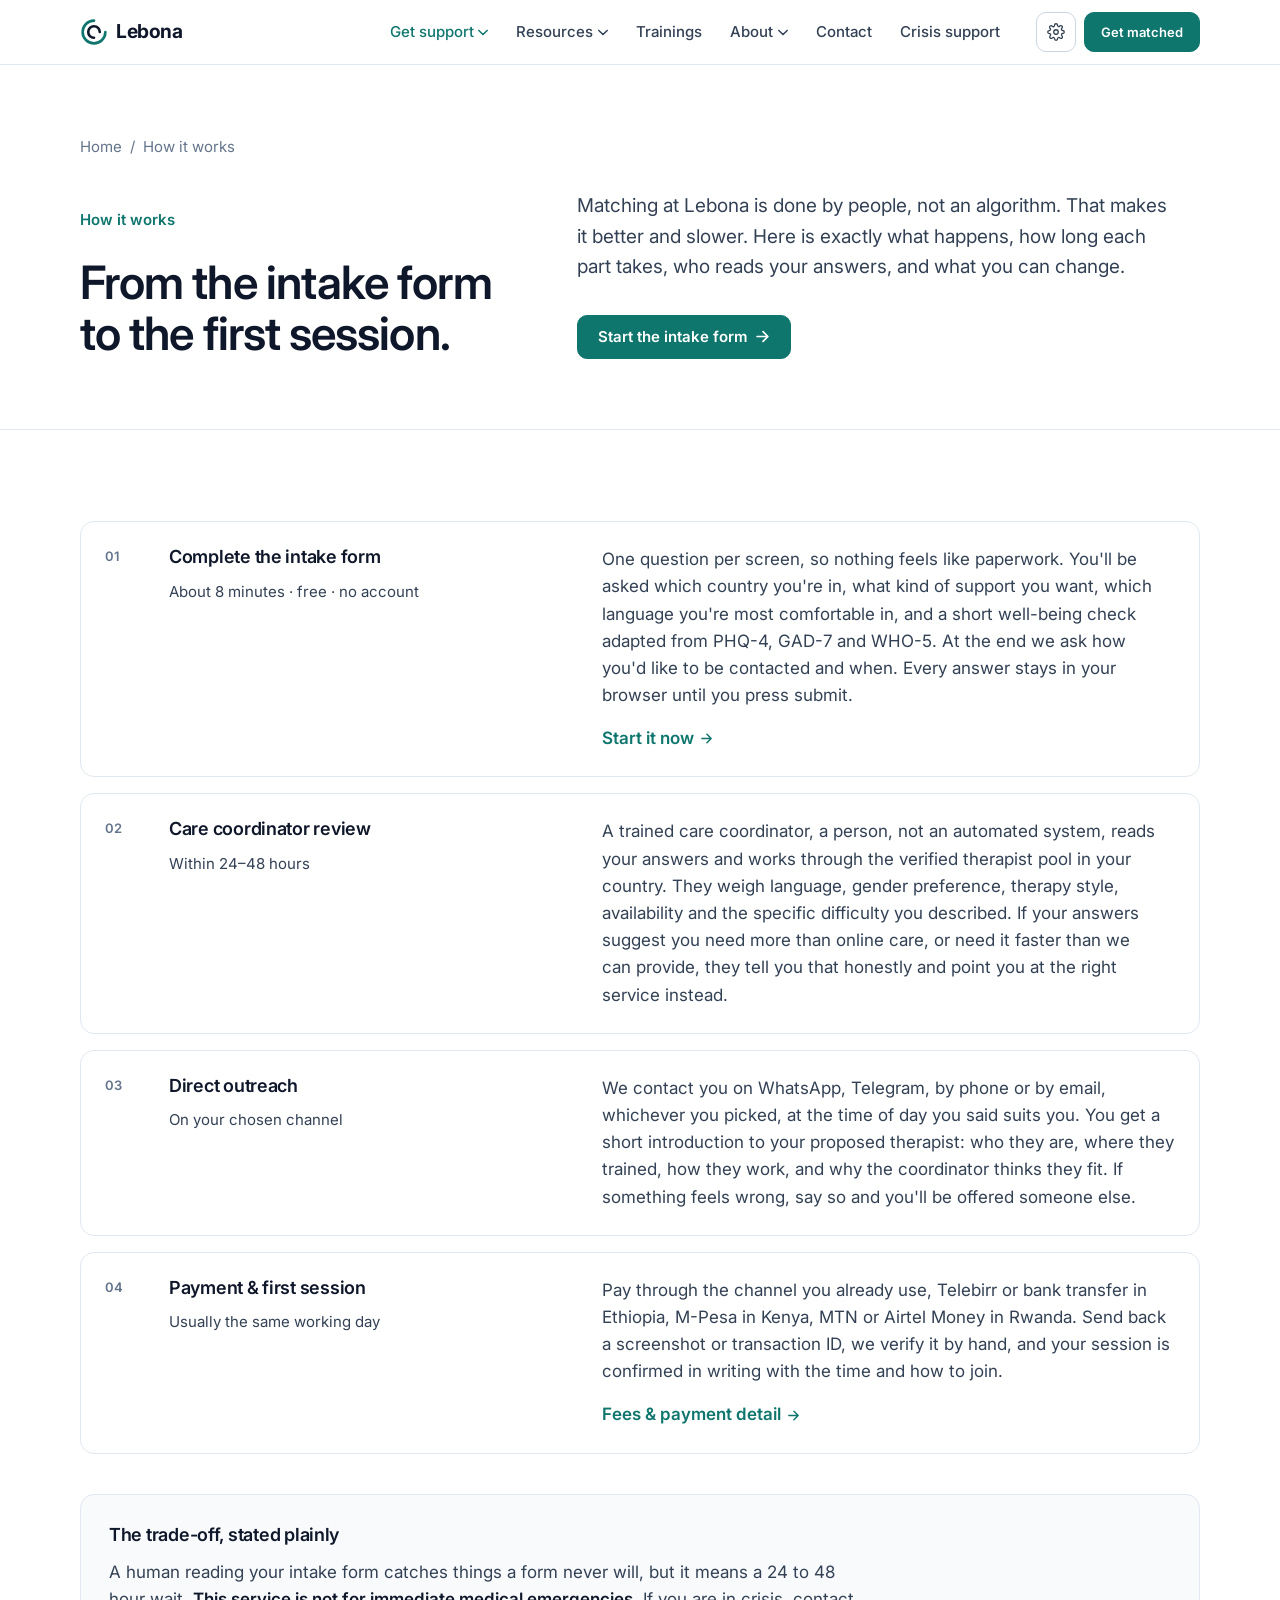
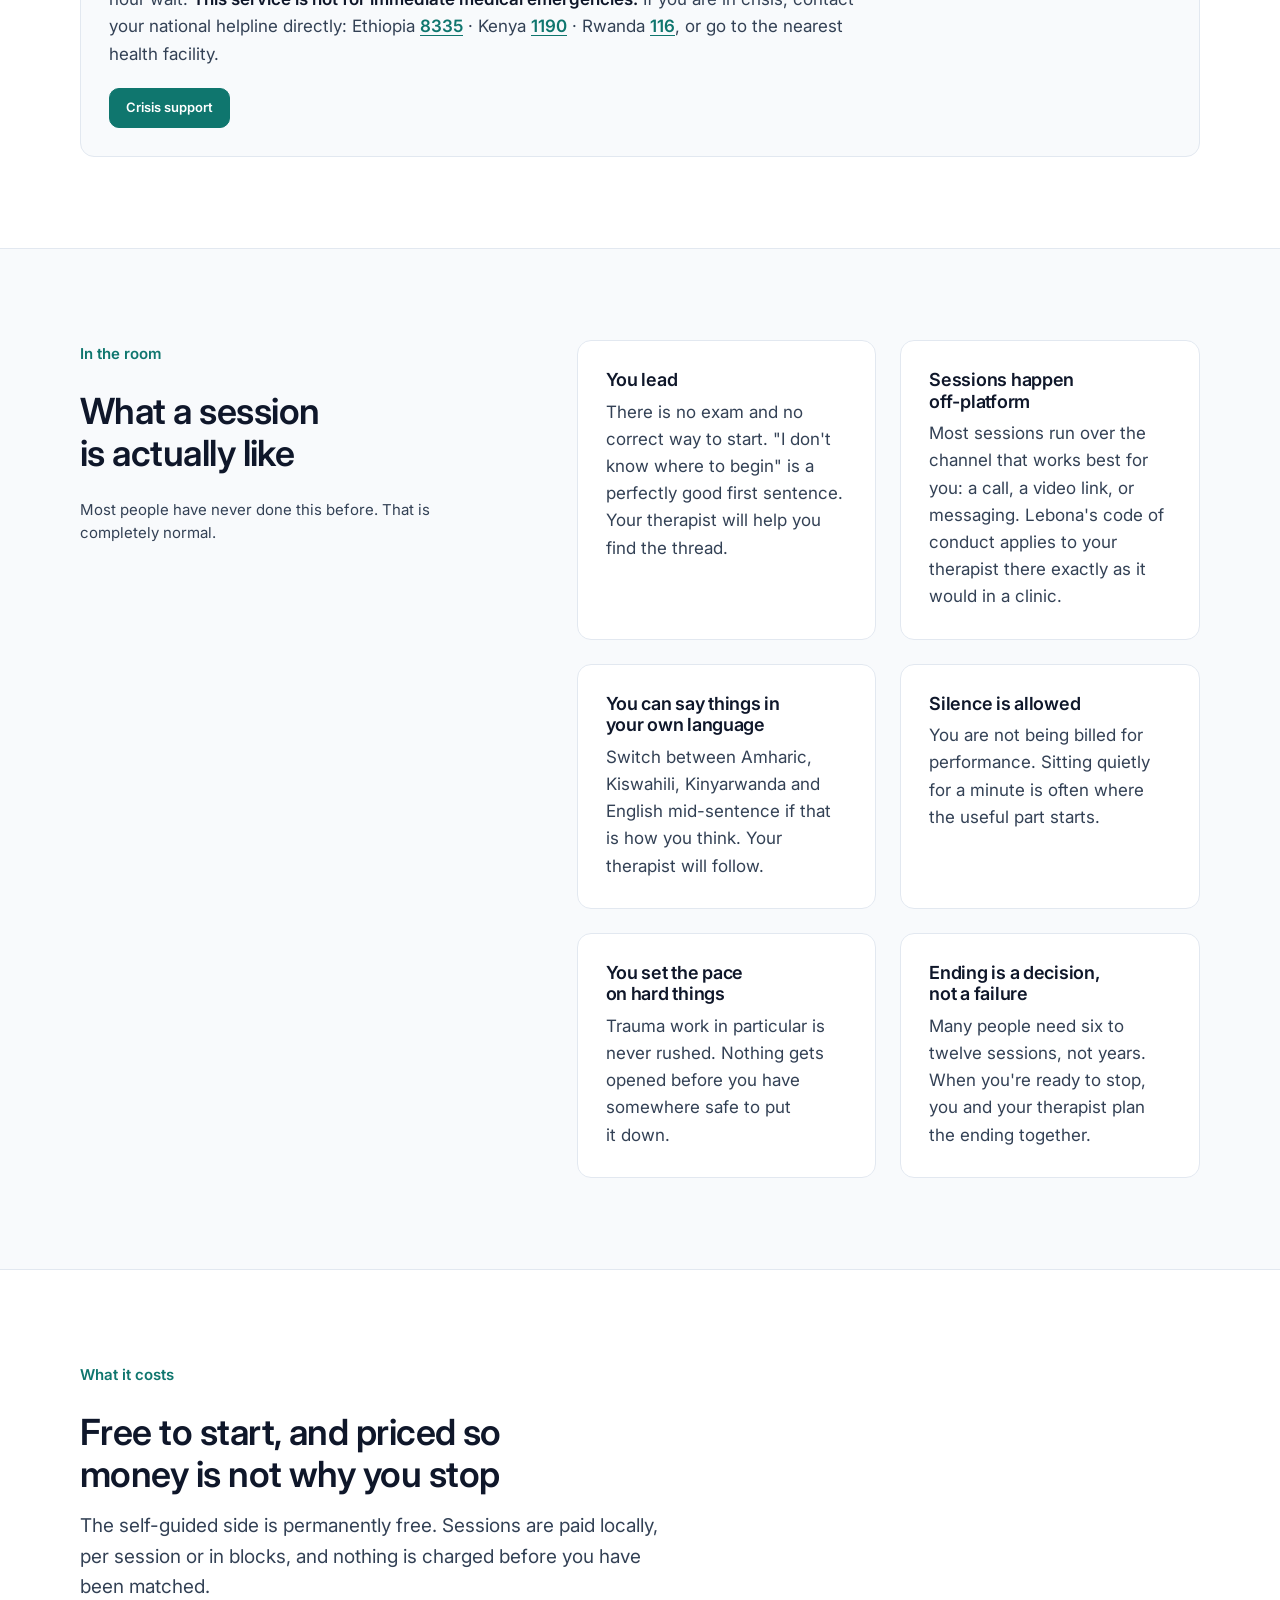
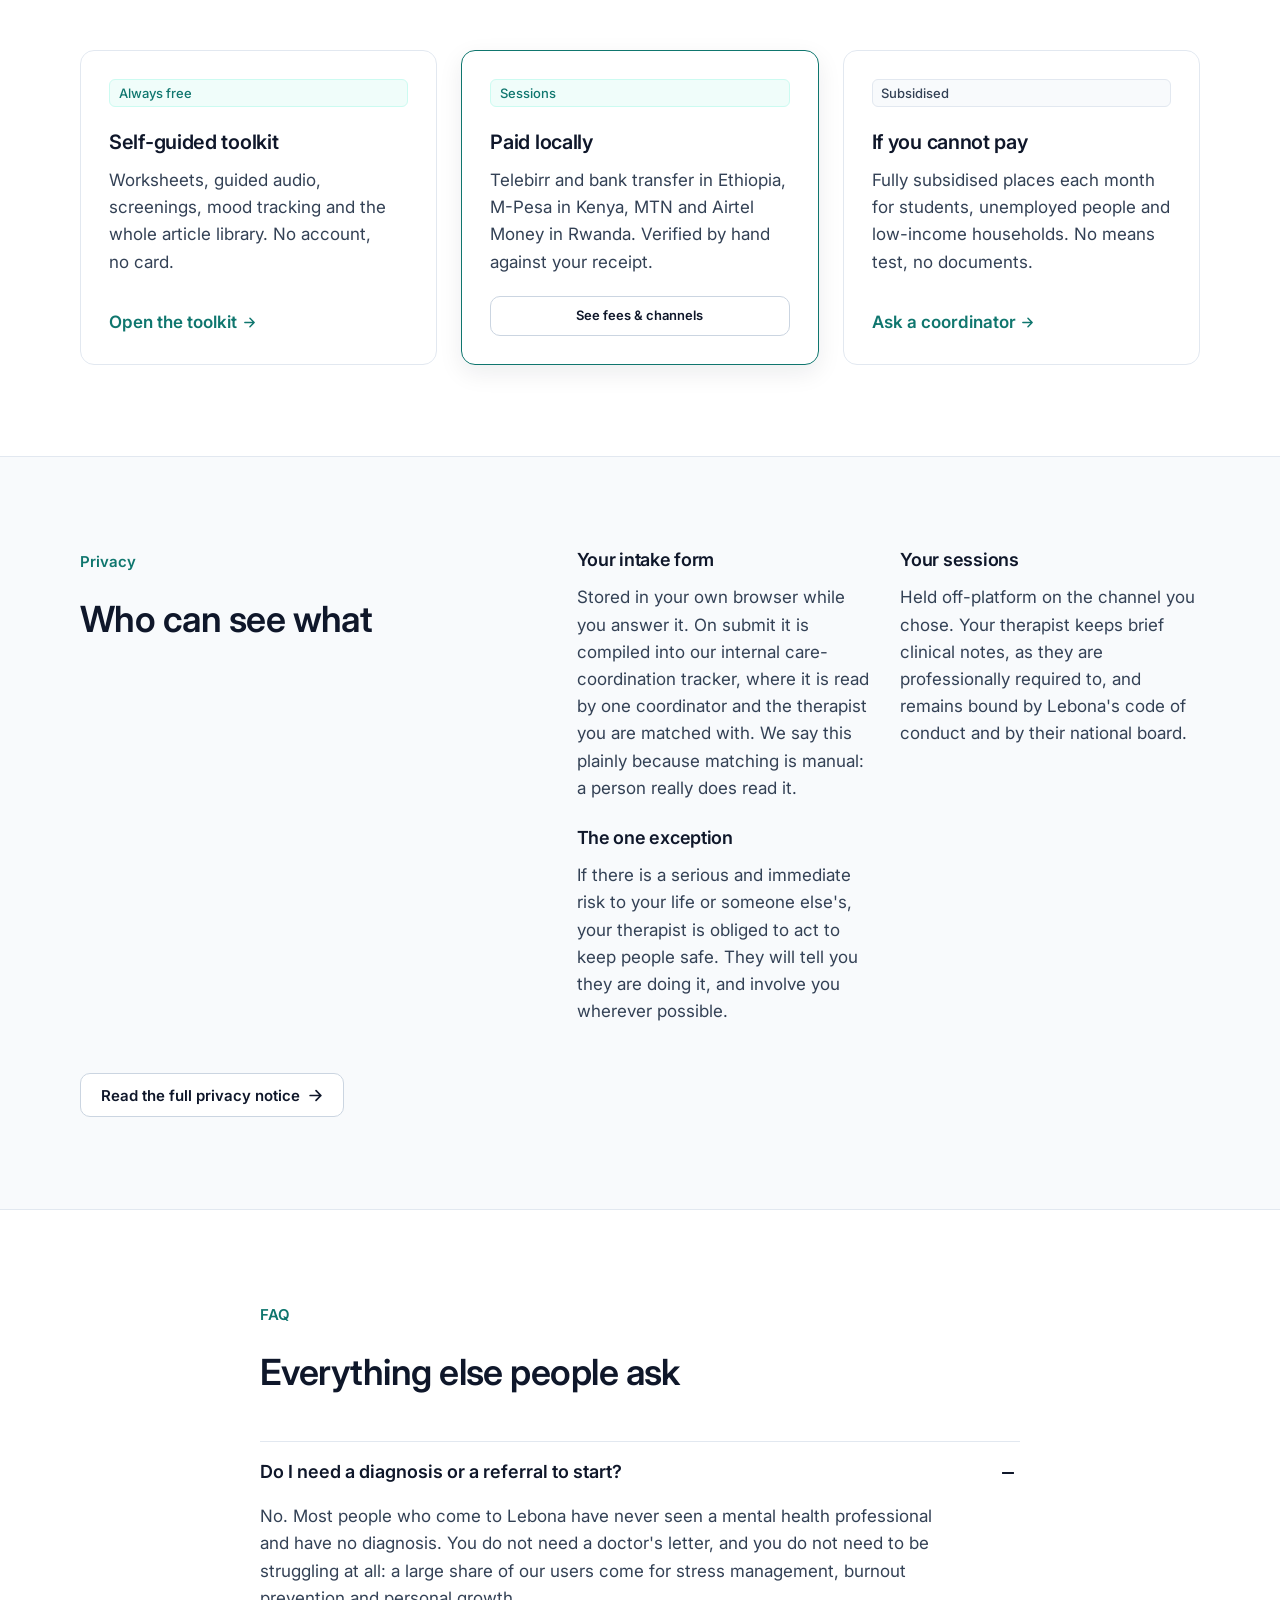
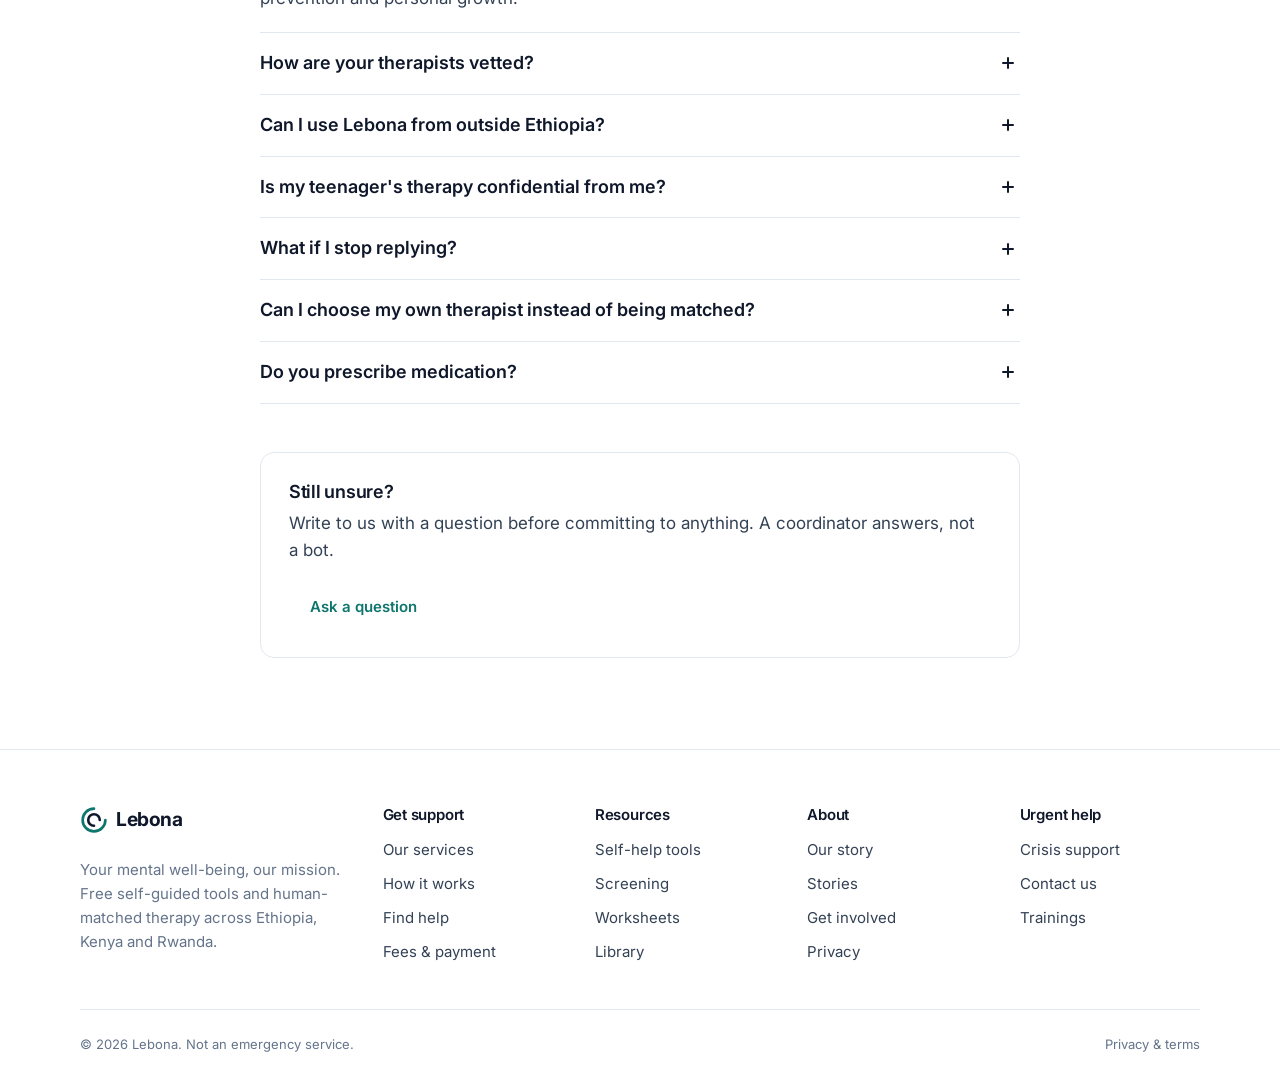
<file: how-it-works.html>
<!doctype html>
<html lang="en">
<head>
<meta charset="utf-8">
<meta name="viewport" content="width=device-width, initial-scale=1">
<meta name="theme-color" content="#FDFBF7">
<link rel="preconnect" href="https://fonts.googleapis.com">
<link rel="preconnect" href="https://fonts.gstatic.com" crossorigin>
<link rel="stylesheet" href="https://fonts.googleapis.com/css2?family=Plus+Jakarta+Sans:wght@400;500;600;700;800&family=Inter:wght@300..700&family=IBM+Plex+Mono:wght@400;500&family=Noto+Sans+Ethiopic:wght@400;500;700&display=swap">
<link rel="stylesheet" href="assets/css/lebona.css">
<script>document.documentElement.className="js";</script>
<link rel="icon" href="data:image/svg+xml,%3Csvg xmlns='http://www.w3.org/2000/svg' viewBox='0 0 32 32'%3E%3Crect width='32' height='32' rx='7' fill='%23E8F5E9'/%3E%3Cpath d='M27 16a11 11 0 1 1-11-11' stroke='%232E7D32' stroke-width='2.6' stroke-linecap='round' fill='none'/%3E%3Cpath d='M21.5 16A5.5 5.5 0 1 0 16 21.5' stroke='%23E07A5F' stroke-width='2.6' stroke-linecap='round' fill='none'/%3E%3C/svg%3E">
<title>How Lebona works, From first question to first session</title>
<meta name="description" content="What happens after you submit the Lebona intake form: coordinator review within 24-48 hours, direct outreach on WhatsApp or phone, payment by mobile money, and your first session.">
</head>
<body>
<div data-site-header></div>

<main id="main">

  <section class="page-head">
    <div class="wrap wrap--wide">
      <nav class="crumbs" aria-label="Breadcrumb"><a href="index.html">Home</a><span>/</span><span>How it works</span></nav>
      <div class="split">
        <div>
          <span class="label" data-reveal>How it works</span>
          <h1 class="h1 mt-5" data-reveal>From the intake form to the first session.</h1>
        </div>
        <div>
          <p class="lede" data-reveal>Matching at Lebona is done by people, not an algorithm. That
            makes it better and slower. Here is exactly what happens, how long each part takes,
            who reads your answers, and what you can change.</p>
          <a class="btn btn--accent mt-6" data-reveal href="match.html">Start the intake form
            <svg width="15" height="15" viewBox="0 0 14 14" fill="none"><path d="M2 7h10M7.5 2.5 12 7l-4.5 4.5" stroke="currentColor" stroke-width="1.6" stroke-linecap="round" stroke-linejoin="round"/></svg></a>
        </div>
      </div>
    </div>
  </section>

  <section class="section">
    <div class="wrap wrap--wide">
      <div class="ledger">
        <article class="ledger__row" data-reveal>
          <span class="num">01</span>
          <div><h3>Complete the intake form</h3><p class="small faint mt-3">About 8 minutes · free · no account</p></div>
          <div><p>One question per screen, so nothing feels like paperwork. You'll be asked which
            country you're in, what kind of support you want, which language you're most comfortable
            in, and a short well-being check adapted from PHQ-4, GAD-7 and WHO-5. At the end we ask
            how you'd like to be contacted and when. Every answer stays in your browser until you
            press submit.</p>
            <a class="link mt-4" href="match.html">Start it now
              <svg width="13" height="13" viewBox="0 0 14 14" fill="none"><path d="M2 7h10M7.5 2.5 12 7l-4.5 4.5" stroke="currentColor" stroke-width="1.6" stroke-linecap="round" stroke-linejoin="round"/></svg></a></div>
        </article>

        <article class="ledger__row" data-reveal>
          <span class="num">02</span>
          <div><h3>Care coordinator review</h3><p class="small faint mt-3">Within 24–48 hours</p></div>
          <div><p>A trained care coordinator, a person, not an automated system, reads your
            answers and works through the verified therapist pool in your country. They weigh
            language, gender preference, therapy style, availability and the specific difficulty you
            described. If your answers suggest you need more than online care, or need it faster
            than we can provide, they tell you that honestly and point you at the right service
            instead.</p></div>
        </article>

        <article class="ledger__row" data-reveal>
          <span class="num">03</span>
          <div><h3>Direct outreach</h3><p class="small faint mt-3">On your chosen channel</p></div>
          <div><p>We contact you on WhatsApp, Telegram, by phone or by email, whichever you picked,
            at the time of day you said suits you. You get a short introduction to your proposed
            therapist: who they are, where they trained, how they work, and why the coordinator
            thinks they fit. If something feels wrong, say so and you'll be offered someone else.</p></div>
        </article>

        <article class="ledger__row" data-reveal>
          <span class="num">04</span>
          <div><h3>Payment &amp; first session</h3><p class="small faint mt-3">Usually the same working day</p></div>
          <div><p>Pay through the channel you already use, Telebirr or bank transfer in Ethiopia,
            M-Pesa in Kenya, MTN or Airtel Money in Rwanda. Send back a screenshot or transaction
            ID, we verify it by hand, and your session is confirmed in writing with the time and
            how to join.</p>
            <a class="link mt-4" href="payments.html">Fees &amp; payment detail
              <svg width="13" height="13" viewBox="0 0 14 14" fill="none"><path d="M2 7h10M7.5 2.5 12 7l-4.5 4.5" stroke="currentColor" stroke-width="1.6" stroke-linecap="round" stroke-linejoin="round"/></svg></a></div>
        </article>
      </div>

      <div class="card mt-7" data-reveal style="background:var(--bg-alt);border-color:var(--line)">
        <h3 class="h4" >The trade-off, stated plainly</h3>
        <p class="mt-3" style="max-width:48rem">A human reading your intake form
          catches things a form never will, but it means a 24 to 48 hour wait. <strong>This service
          is not for immediate medical emergencies.</strong> If you are in crisis, contact your
          national helpline directly: Ethiopia <a href="tel:8335" style="color:var(--brand);font-weight:600;text-decoration:underline;text-underline-offset:3px">8335</a> · Kenya <a href="tel:1190" style="color:var(--brand);font-weight:600;text-decoration:underline;text-underline-offset:3px">1190</a> · Rwanda <a href="tel:116" style="color:var(--brand);font-weight:600;text-decoration:underline;text-underline-offset:3px">116</a>, or go to the nearest
          health facility.</p>
        <div class="card__foot"><a class="btn btn--sm btn--accent" href="crisis.html">Crisis support</a></div>
      </div>
    </div>
  </section>

  <!-- What a session is like -->
  <section class="section on-sand">
    <div class="wrap wrap--wide">
      <div class="split">
        <div class="split__aside" data-reveal>
          <span class="label label--accent">In the room</span>
          <h2 class="h2 mt-5">What a session is actually like</h2>
          <p class="mt-5 muted small">Most people have never done this before. That is completely normal.</p>
        </div>
        <div class="grid cols-2">
          <div class="card" data-reveal><h3>You lead</h3><p>There is no exam and no correct way to
            start. "I don't know where to begin" is a perfectly good first sentence. Your
            therapist will help you find the thread.</p></div>
          <div class="card" data-reveal><h3>Sessions happen off-platform</h3><p>Most sessions run
            over the channel that works best for you: a call, a video link, or messaging. Lebona's
            code of conduct applies to your therapist there exactly as it would in a clinic.</p></div>
          <div class="card" data-reveal><h3>You can say things in your own language</h3><p>Switch
            between Amharic, Kiswahili, Kinyarwanda and English mid-sentence if that is how you
            think. Your therapist will follow.</p></div>
          <div class="card" data-reveal><h3>Silence is allowed</h3><p>You are not being billed for
            performance. Sitting quietly for a minute is often where the useful part starts.</p></div>
          <div class="card" data-reveal><h3>You set the pace on hard things</h3><p>Trauma work in
            particular is never rushed. Nothing gets opened before you have somewhere safe to
            put it down.</p></div>
          <div class="card" data-reveal><h3>Ending is a decision, not a failure</h3><p>Many people
            need six to twelve sessions, not years. When you're ready to stop, you and your
            therapist plan the ending together.</p></div>
        </div>
      </div>
    </div>
  </section>

  <!-- Pricing -->
  <section class="section" id="pricing">
    <div class="wrap wrap--wide">
      <div class="section-head" data-reveal>
        <span class="label">What it costs</span>
        <h2 class="h2 mt-5">Free to start, and priced so money is not why you stop</h2>
        <p class="lede">The self-guided side is permanently free. Sessions are paid locally, per
          session or in blocks, and nothing is charged before you have been matched.</p>
      </div>
      <div class="grid cols-3 mt-8">
        <div class="card" data-reveal>
          <span class="pill pill--green">Always free</span>
          <h3 class="mt-5">Self-guided toolkit</h3>
          <p class="mt-3">Worksheets, guided audio, screenings, mood tracking and the whole
            article library. No account, no card.</p>
          <div class="card__foot"><a class="link" href="resources.html#tools">Open the toolkit
            <svg width="13" height="13" viewBox="0 0 14 14" fill="none"><path d="M2 7h10M7.5 2.5 12 7l-4.5 4.5" stroke="currentColor" stroke-width="1.6" stroke-linecap="round" stroke-linejoin="round"/></svg></a></div>
        </div>
        <div class="card" data-reveal style="border-color:var(--green-600);box-shadow:var(--shadow-md)">
          <span class="pill pill--clay">Sessions</span>
          <h3 class="mt-5">Paid locally</h3>
          <p class="mt-3">Telebirr and bank transfer in Ethiopia, M-Pesa in Kenya, MTN and Airtel
            Money in Rwanda. Verified by hand against your receipt.</p>
          <div class="card__foot"><a class="btn btn--sm btn--block" href="payments.html">See fees &amp; channels</a></div>
        </div>
        <div class="card" data-reveal>
          <span class="pill">Subsidised</span>
          <h3 class="mt-5">If you cannot pay</h3>
          <p class="mt-3">Fully subsidised places each month for students, unemployed people and
            low-income households. No means test, no documents.</p>
          <div class="card__foot"><a class="link" href="contact.html">Ask a coordinator
            <svg width="13" height="13" viewBox="0 0 14 14" fill="none"><path d="M2 7h10M7.5 2.5 12 7l-4.5 4.5" stroke="currentColor" stroke-width="1.6" stroke-linecap="round" stroke-linejoin="round"/></svg></a></div>
        </div>
      </div>
    </div>
  </section>

  <!-- Privacy -->
  <section class="section on-dark grain relative">
    <div class="wrap wrap--wide">
      <div class="split">
        <div class="split__aside">
          <span class="label label--light" data-reveal>Privacy</span>
          <h2 class="h2 mt-5" data-reveal>Who can see what</h2>
        </div>
        <div class="grid cols-2">
          <div data-reveal><h3 class="h4">Your intake form</h3>
            <p class="mt-3">Stored in your own browser while you answer it. On submit
              it is compiled into our internal care-coordination tracker, where it is read by one
              coordinator and the therapist you are matched with. We say this plainly because
              matching is manual: a person really does read it.</p></div>
          <div data-reveal><h3 class="h4">Your sessions</h3>
            <p class="mt-3">Held off-platform on the channel you chose. Your therapist
              keeps brief clinical notes, as they are professionally required to, and remains bound
              by Lebona's code of conduct and by their national board.</p></div>
          <div data-reveal><h3 class="h4">The one exception</h3>
            <p class="mt-3">If there is a serious and immediate risk to your life or
              someone else's, your therapist is obliged to act to keep people safe. They will
              tell you they are doing it, and involve you wherever possible.</p></div>
        </div>
      </div>
      <div class="mt-8" data-reveal><a class="btn btn--outline-light" href="privacy.html">Read the full privacy notice
        <svg width="14" height="14" viewBox="0 0 14 14" fill="none"><path d="M2 7h10M7.5 2.5 12 7l-4.5 4.5" stroke="currentColor" stroke-width="1.6" stroke-linecap="round" stroke-linejoin="round"/></svg></a></div>
    </div>
  </section>

  <!-- FAQ -->
  <section class="section" id="faq">
    <div class="wrap wrap--narrow">
      <span class="label" data-reveal>FAQ</span>
      <h2 class="h2 mt-5" data-reveal>Everything else people ask</h2>
      <div class="accordion mt-8" data-accordion-exclusive>
        <div class="acc__item is-open"><button class="acc__trigger" type="button" aria-expanded="true">Do I need a diagnosis or a referral to start?<span class="acc__sign"></span></button>
          <div class="acc__panel"><div><p>No. Most people who come to Lebona have never seen a mental health professional and have no diagnosis. You do not need a doctor's letter, and you do not need to be struggling at all: a large share of our users come for stress management, burnout prevention and personal growth.</p></div></div></div>
        <div class="acc__item"><button class="acc__trigger" type="button" aria-expanded="false">How are your therapists vetted?<span class="acc__sign"></span></button>
          <div class="acc__panel"><div><p>Every clinician holds a recognised qualification in clinical or counselling psychology, social work or psychiatry, and is registered with their national body: the Kenya Counsellors and Psychologists Board, the Ethiopian Ministry of Health, or the Rwanda Allied Health Professions Council. We verify credentials directly with the issuing institution, check references, and require ongoing supervision. Therapists who accumulate unresolved complaints are removed from the roster.</p></div></div></div>
        <div class="acc__item"><button class="acc__trigger" type="button" aria-expanded="false">Can I use Lebona from outside Ethiopia?<span class="acc__sign"></span></button>
          <div class="acc__panel"><div><p>Yes. A significant number of our clients are East Africans living abroad who want a therapist who understands the cultural context without it having to be explained. The intake form asks for your country so we can match time zones and confirm the therapist is permitted to work with you where you live. Choose "Somewhere else" and a coordinator will tell you honestly what is possible.</p></div></div></div>
        <div class="acc__item"><button class="acc__trigger" type="button" aria-expanded="false">Is my teenager's therapy confidential from me?<span class="acc__sign"></span></button>
          <div class="acc__panel"><div><p>Largely, yes, and this is deliberate, adolescents do not open up when they believe a transcript goes to a parent. At the outset the therapist agrees clear boundaries with both of you: you will be kept informed about attendance, progress in general terms, and anything that concerns their safety. The content of what your child says stays between them and their therapist.</p></div></div></div>
        <div class="acc__item"><button class="acc__trigger" type="button" aria-expanded="false">What if I stop replying?<span class="acc__sign"></span></button>
          <div class="acc__panel"><div><p>Nothing punitive happens. Your coordinator will check in a couple of times, then leave the door open. Because you pay per session or per block, nothing accrues while you are away. People disappear for a month and come back, and that is a completely normal shape for this to take.</p></div></div></div>
        <div class="acc__item"><button class="acc__trigger" type="button" aria-expanded="false">Can I choose my own therapist instead of being matched?<span class="acc__sign"></span></button>
          <div class="acc__panel"><div><p>Yes. Browse the directory, read profiles, and tell your coordinator who you want. The intake form still helps. Your therapist reads it before the first session so you don't have to start from zero.</p></div></div></div>
        <div class="acc__item"><button class="acc__trigger" type="button" aria-expanded="false">Do you prescribe medication?<span class="acc__sign"></span></button>
          <div class="acc__panel"><div><p>Our therapists do not prescribe. Where medication may help, we refer you to a psychiatrist we work with, and your therapist continues alongside that treatment. If you are already taking something, tell your therapist. It changes how they plan the work.</p></div></div></div>
      </div>

      <div class="card mt-8" data-reveal>
        <h3>Still unsure?</h3>
        <p>Write to us with a question before committing to anything. A coordinator answers, not a bot.</p>
        <div class="card__foot"><a class="btn btn--ghost" href="contact.html">Ask a question</a></div>
      </div>
    </div>
  </section>

</main>

<div data-site-footer></div>
<script src="assets/js/layout.js"></script>
<script src="assets/js/site.js"></script>
</body>
</html>
</file>
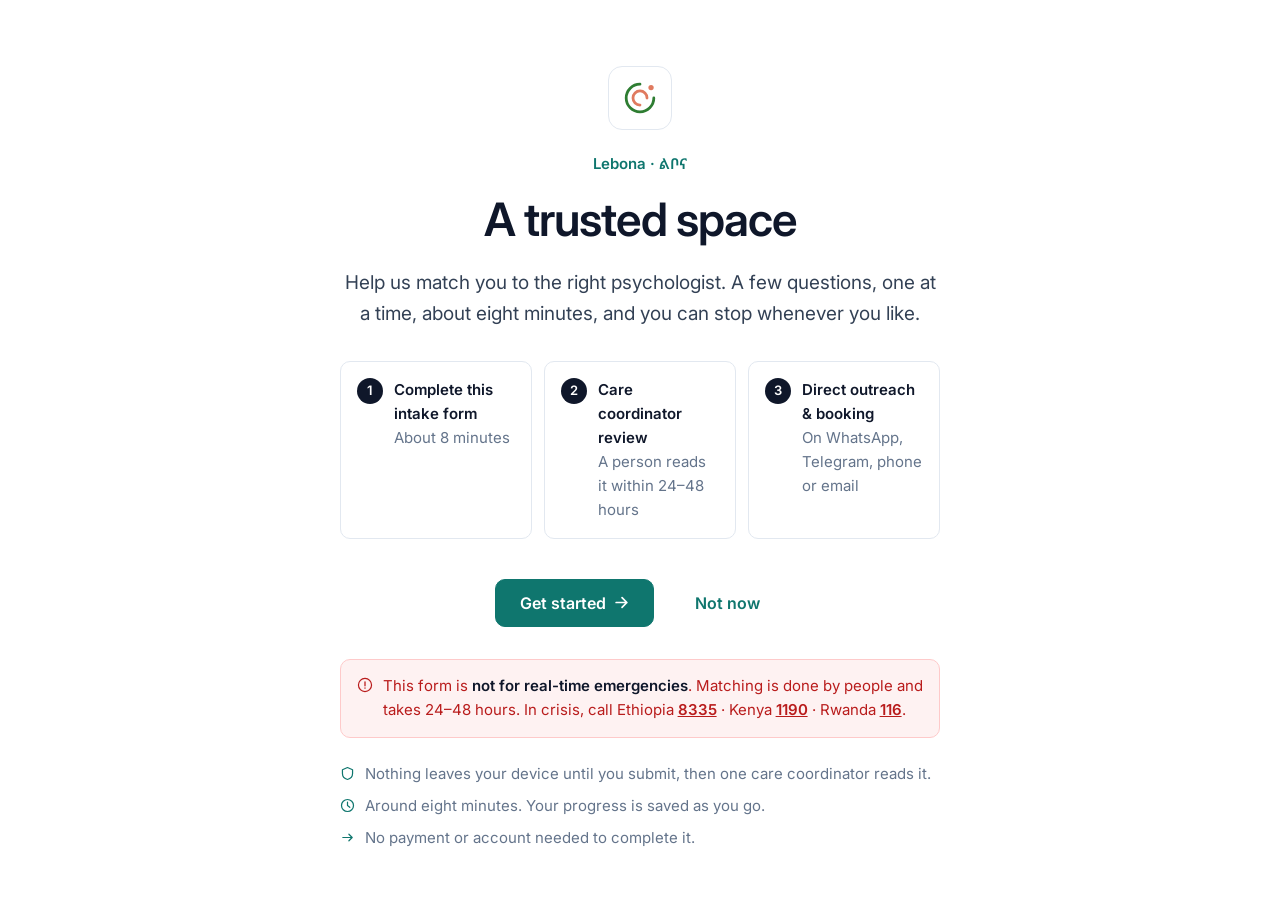
<file: match.html>
<!doctype html>
<html lang="en">
<head>
<meta charset="utf-8">
<meta name="viewport" content="width=device-width, initial-scale=1">
<meta name="theme-color" content="#FBF7F0">
<title>Intake form, Lebona</title>
<meta name="description" content="Complete the Lebona intake form. A care coordinator reviews your answers within 24-48 hours and matches you with a verified psychologist in Ethiopia, Kenya or Rwanda.">
<meta name="robots" content="noindex">
<link rel="preconnect" href="https://fonts.googleapis.com">
<link rel="preconnect" href="https://fonts.gstatic.com" crossorigin>
<link rel="stylesheet" href="https://fonts.googleapis.com/css2?family=Plus+Jakarta+Sans:wght@400;500;600;700;800&family=Inter:wght@300..700&family=IBM+Plex+Mono:wght@400;500&family=Noto+Sans+Ethiopic:wght@400;500;700&display=swap">
<link rel="stylesheet" href="assets/css/lebona.css">
<script>document.documentElement.className="js";</script>
<link rel="icon" href="data:image/svg+xml,%3Csvg xmlns='http://www.w3.org/2000/svg' viewBox='0 0 32 32'%3E%3Crect width='32' height='32' rx='7' fill='%23E8F5E9'/%3E%3Cpath d='M27 16a11 11 0 1 1-11-11' stroke='%232E7D32' stroke-width='2.6' stroke-linecap='round' fill='none'/%3E%3Cpath d='M21.5 16A5.5 5.5 0 1 0 16 21.5' stroke='%23E07A5F' stroke-width='2.6' stroke-linecap='round' fill='none'/%3E%3C/svg%3E">
</head>
<body class="quiz-page">

<!-- ============ GATE ============ -->
<div class="gate" id="gate">
  <div class="gate__ring" aria-hidden="true"></div>
  <div class="gate__inner">
    <div class="gate__halo">
      <svg width="34" height="34" viewBox="0 0 32 32" fill="none" aria-hidden="true">
        <path d="M29 16a13 13 0 1 1-13-13" stroke="#2E7D32" stroke-width="2.6" stroke-linecap="round"/>
        <path d="M22.6 16A6.6 6.6 0 1 0 16 22.6" stroke="#E07A5F" stroke-width="2.6" stroke-linecap="round"/>
        <circle cx="26.4" cy="6.2" r="2.5" fill="#E07A5F"/>
      </svg>
    </div>

    <span class="label label--bare label--accent" style="justify-content:center">Lebona · ልቦና</span>
    <h1 class="h1 mt-4">A trusted space</h1>
    <p class="lede mt-5" style="margin-inline:auto">
      Help us match you to the right psychologist. A few questions, one at a time, 
      about eight minutes, and you can stop whenever you like.
    </p>

    <ol class="gate__steps">
      <li><span>1</span><div><strong>Complete this intake form</strong>About 8 minutes</div></li>
      <li><span>2</span><div><strong>Care coordinator review</strong>A person reads it within 24–48 hours</div></li>
      <li><span>3</span><div><strong>Direct outreach &amp; booking</strong>On WhatsApp, Telegram, phone or email</div></li>
    </ol>

    <div class="flex gap-4 mt-7 wrap-flex" style="justify-content:center">
      <button class="btn btn--accent btn--lg" type="button" id="start">
        Get started
        <svg width="16" height="16" viewBox="0 0 14 14" fill="none" aria-hidden="true"><path d="M2 7h10M7.5 2.5 12 7l-4.5 4.5" stroke="currentColor" stroke-width="1.6" stroke-linecap="round" stroke-linejoin="round"/></svg>
      </button>
      <a class="btn btn--ghost btn--lg" href="index.html">Not now</a>
    </div>
    <p class="small faint mt-5" id="resume-note" hidden></p>

    <div class="gate__warn">
      <svg width="16" height="16" viewBox="0 0 20 20" fill="none" aria-hidden="true">
        <circle cx="10" cy="10" r="8.2" stroke="currentColor" stroke-width="1.5"/>
        <path d="M10 6v5M10 13.6v.4" stroke="currentColor" stroke-width="1.6" stroke-linecap="round"/></svg>
      <span>This form is <strong>not for real-time emergencies</strong>. Matching is done by people
        and takes 24–48 hours. In crisis, call Ethiopia <a href="tel:8335">8335</a> ·
        Kenya <a href="tel:1190">1190</a> · Rwanda <a href="tel:116">116</a>.</span>
    </div>

    <ul class="gate__points">
      <li><svg width="15" height="15" viewBox="0 0 16 16" fill="none"><path d="M8 1.6 2.6 4v4c0 3.1 2.2 5.5 5.4 6.4 3.2-.9 5.4-3.3 5.4-6.4V4L8 1.6Z" stroke="currentColor" stroke-width="1.3" stroke-linejoin="round"/></svg>
        <span>Nothing leaves your device until you submit, then one care coordinator reads it.</span></li>
      <li><svg width="15" height="15" viewBox="0 0 16 16" fill="none"><circle cx="8" cy="8" r="6.4" stroke="currentColor" stroke-width="1.3"/><path d="M8 4.4V8l2.4 1.9" stroke="currentColor" stroke-width="1.3" stroke-linecap="round" stroke-linejoin="round"/></svg>
        <span>Around eight minutes. Your progress is saved as you go.</span></li>
      <li><svg width="15" height="15" viewBox="0 0 16 16" fill="none"><path d="M3 8h10M9.5 4.5 13 8l-3.5 3.5" stroke="currentColor" stroke-width="1.3" stroke-linecap="round" stroke-linejoin="round"/></svg>
        <span>No payment or account needed to complete it.</span></li>
    </ul>
  </div>
</div>

<!-- ============ QUIZ ============ -->
<div class="quiz-top">
  <div class="wrap quiz-top__inner">
    <a class="brand" href="index.html" aria-label="Lebona, home">
      <svg class="brand__mark" width="28" height="28" viewBox="0 0 32 32" fill="none" aria-hidden="true">
        <path d="M29 16a13 13 0 1 1-13-13" stroke="#2E7D32" stroke-width="2.6" stroke-linecap="round"/>
        <path d="M22.6 16A6.6 6.6 0 1 0 16 22.6" stroke="#E07A5F" stroke-width="2.6" stroke-linecap="round"/>
      </svg>
      <span class="brand__word" style="font-size:1.15rem">Lebona</span>
    </a>
    <span class="num quiz-top__spacer" id="count">Question 1</span>
    <a class="quiz-exit" href="#" id="restart">
      <svg width="13" height="13" viewBox="0 0 14 14" fill="none" aria-hidden="true"><path d="M12 7a5 5 0 1 1-1.6-3.7M12 1v3H9" stroke="currentColor" stroke-width="1.5" stroke-linecap="round" stroke-linejoin="round"/></svg>
      Start over
    </a>
    <a class="quiz-exit" href="index.html">
      Exit
      <svg width="13" height="13" viewBox="0 0 14 14" fill="none" aria-hidden="true"><path d="M3 3l8 8M11 3l-8 8" stroke="currentColor" stroke-width="1.5" stroke-linecap="round"/></svg>
    </a>
  </div>
  <div class="progress"><div class="progress__bar" id="bar" role="progressbar" aria-label="Progress"></div></div>
</div>

<main class="quiz-main" id="main">
  <div class="wrap quiz-card"><div id="stage" aria-live="polite"></div></div>
</main>

<div class="quiz-foot" id="foot">
  <div class="quiz-foot__inner">
    <button class="quiz-back" type="button" id="back" hidden>
      <svg width="14" height="14" viewBox="0 0 14 14" fill="none" aria-hidden="true"><path d="M12 7H2M6.5 2.5 2 7l4.5 4.5" stroke="currentColor" stroke-width="1.6" stroke-linecap="round" stroke-linejoin="round"/></svg>
      Back
    </button>
    <button class="btn btn--next" type="button" id="next">Continue</button>
  </div>
</div>

<script src="assets/js/questionnaire.js"></script>
<script>
(function () {
  var gate = document.getElementById('gate');
  var note = document.getElementById('resume-note');
  var saved = null;
  try { saved = JSON.parse(localStorage.getItem('lebona.intake.v2') || 'null'); } catch (e) {}
  if (saved && (saved.i > 0 || saved.done)) {
    document.getElementById('start').firstChild.nodeValue = saved.done ? 'See my next steps ' : 'Continue where I left off ';
    note.hidden = false;
    note.textContent = saved.done
      ? 'You completed this intake form on this device.'
      : 'You answered ' + saved.i + ' question' + (saved.i === 1 ? '' : 's') + ' last time.';
  }
  function open_() {
    gate.classList.add('is-gone');
    setTimeout(function () { if (gate.parentNode) gate.remove(); }, 520);
  }
  document.getElementById('start').addEventListener('click', open_);
  // Deep link straight past the intro: match.html#go
  if (location.hash === '#go') { gate.classList.add('is-gone'); gate.remove(); }
})();
</script>
</body>
</html>
</file>
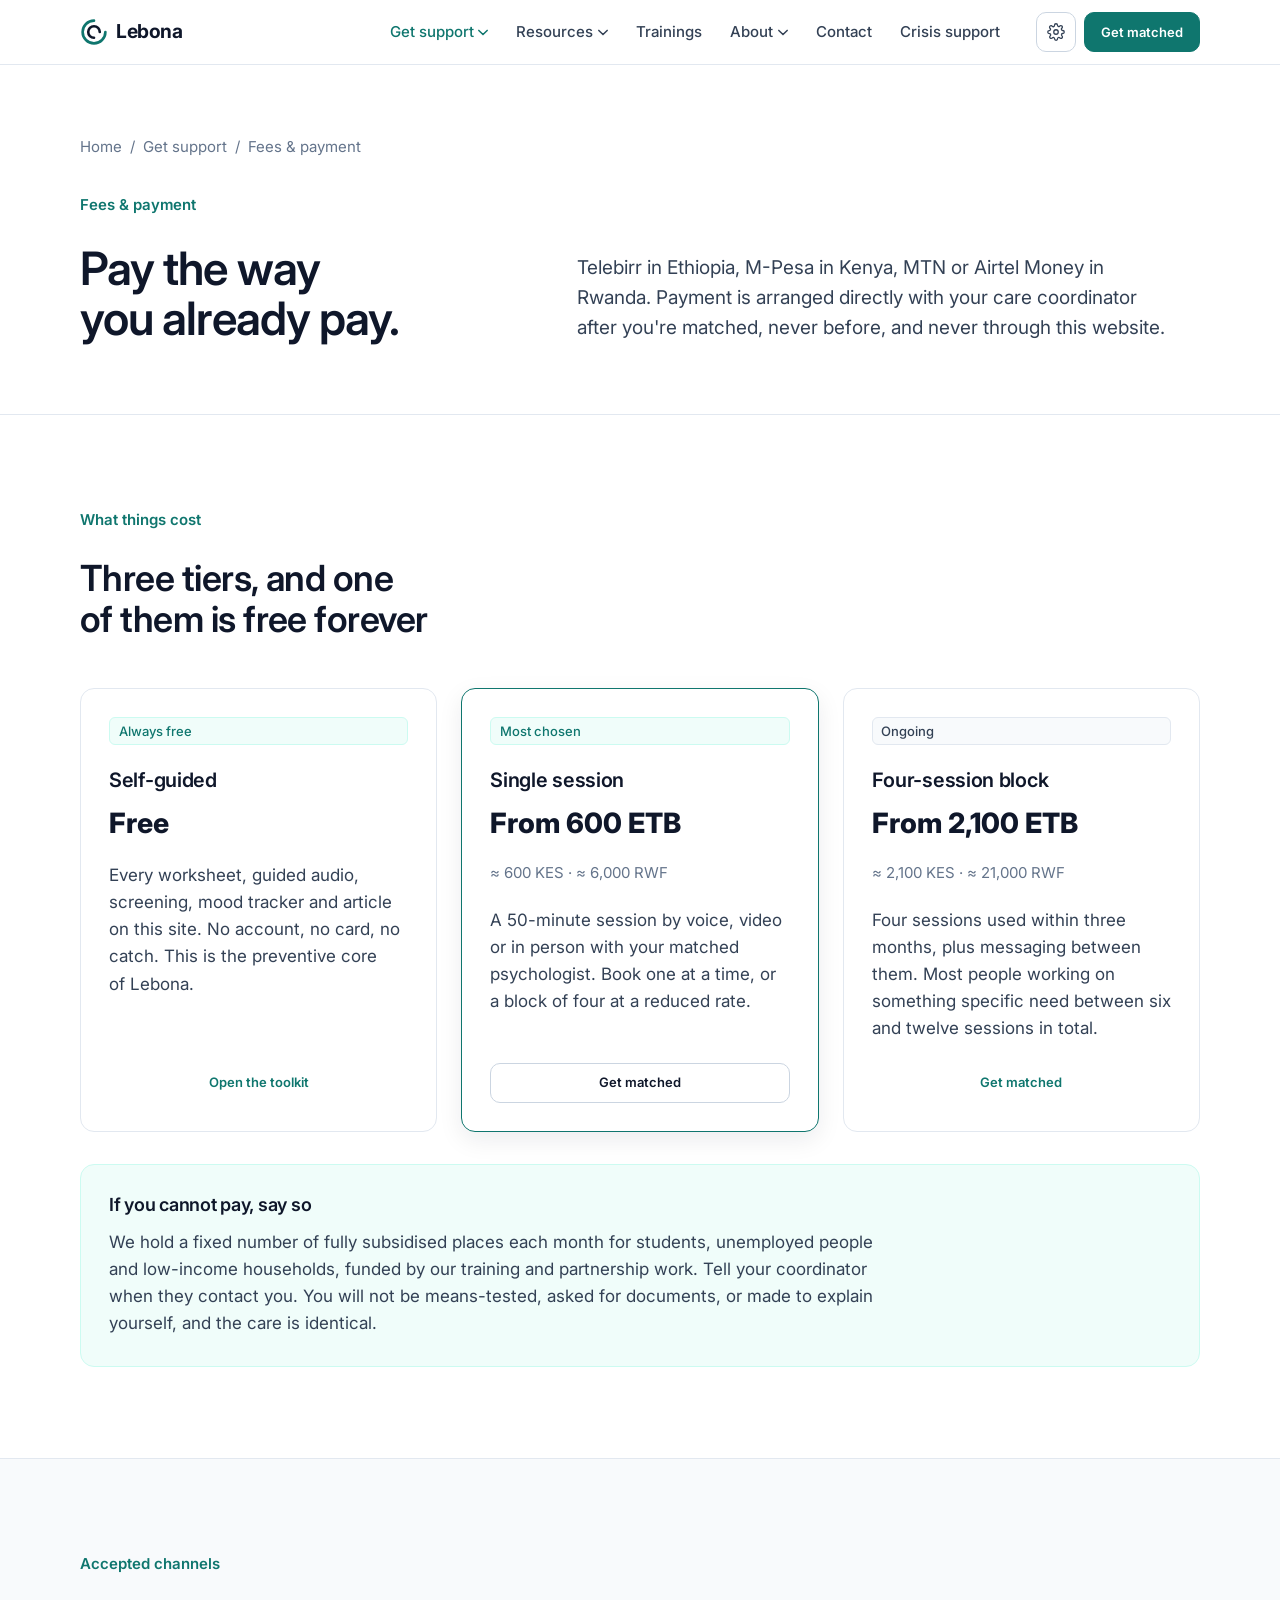
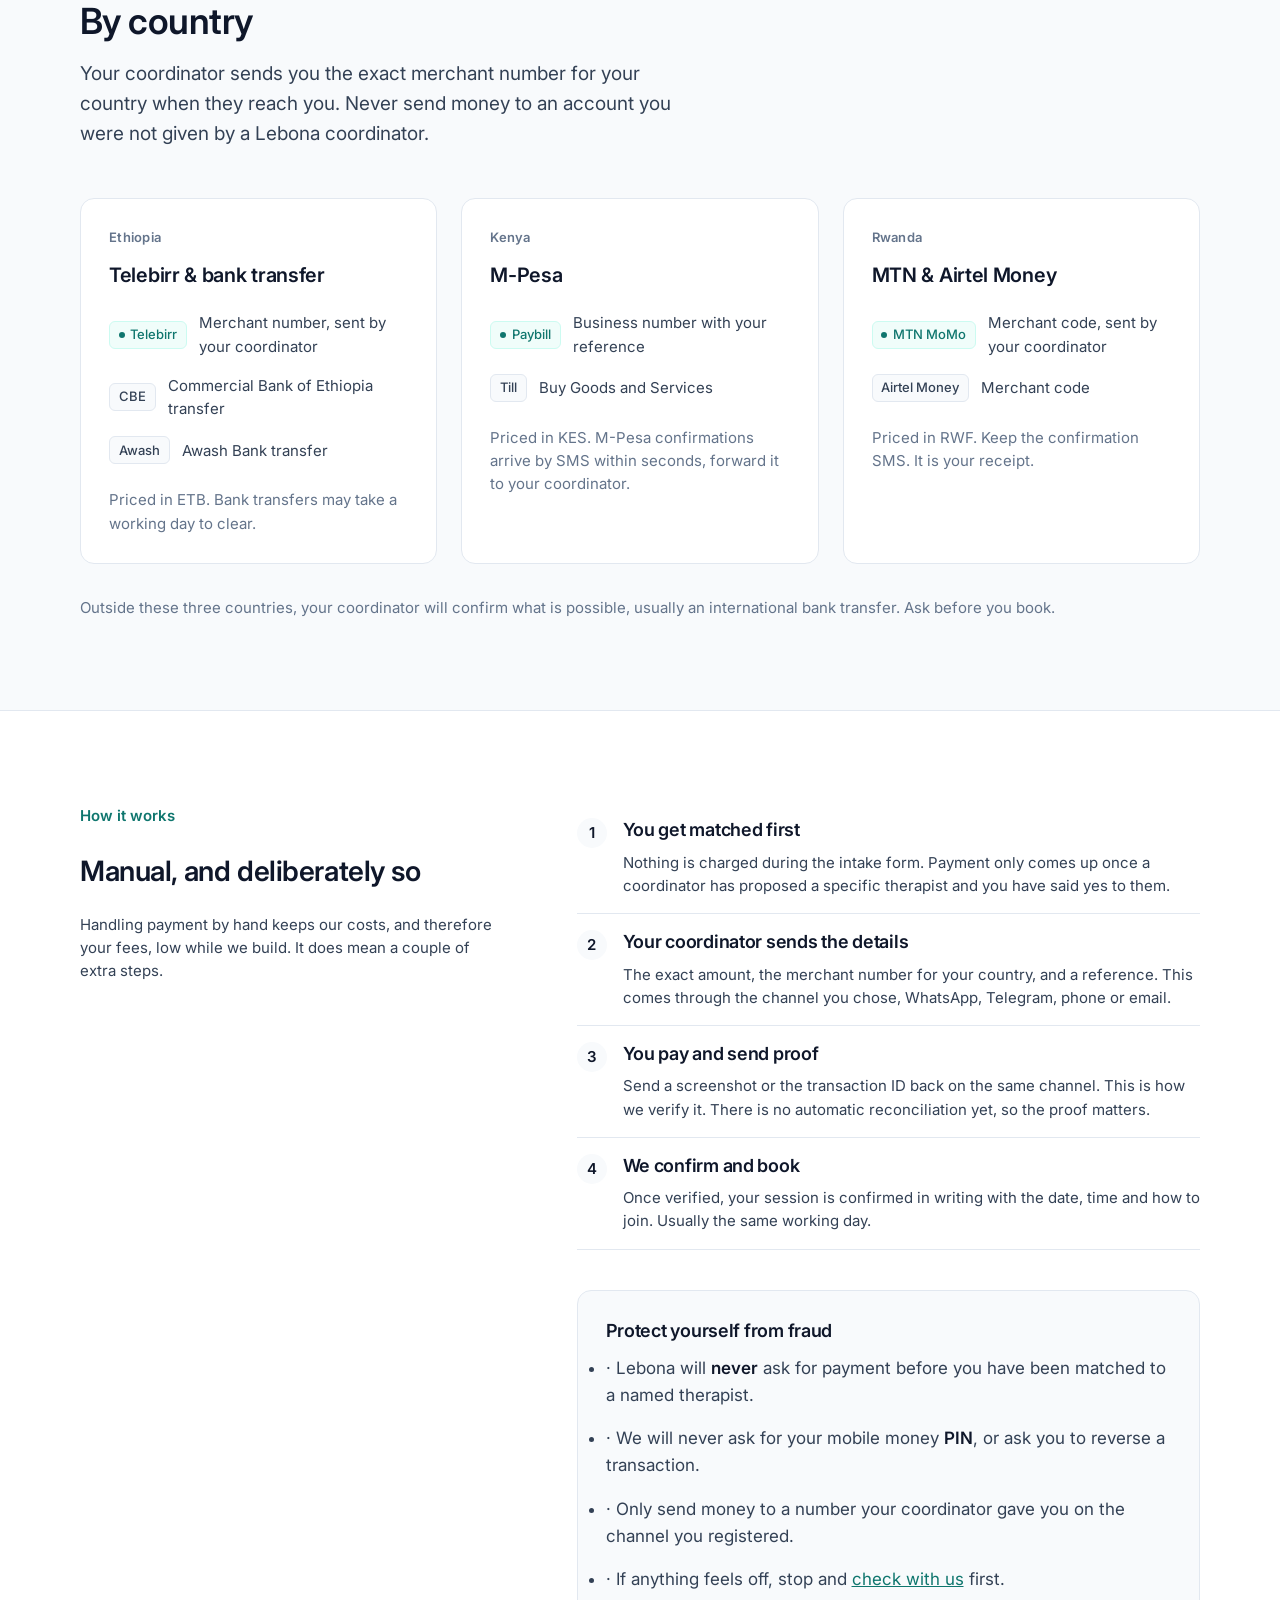
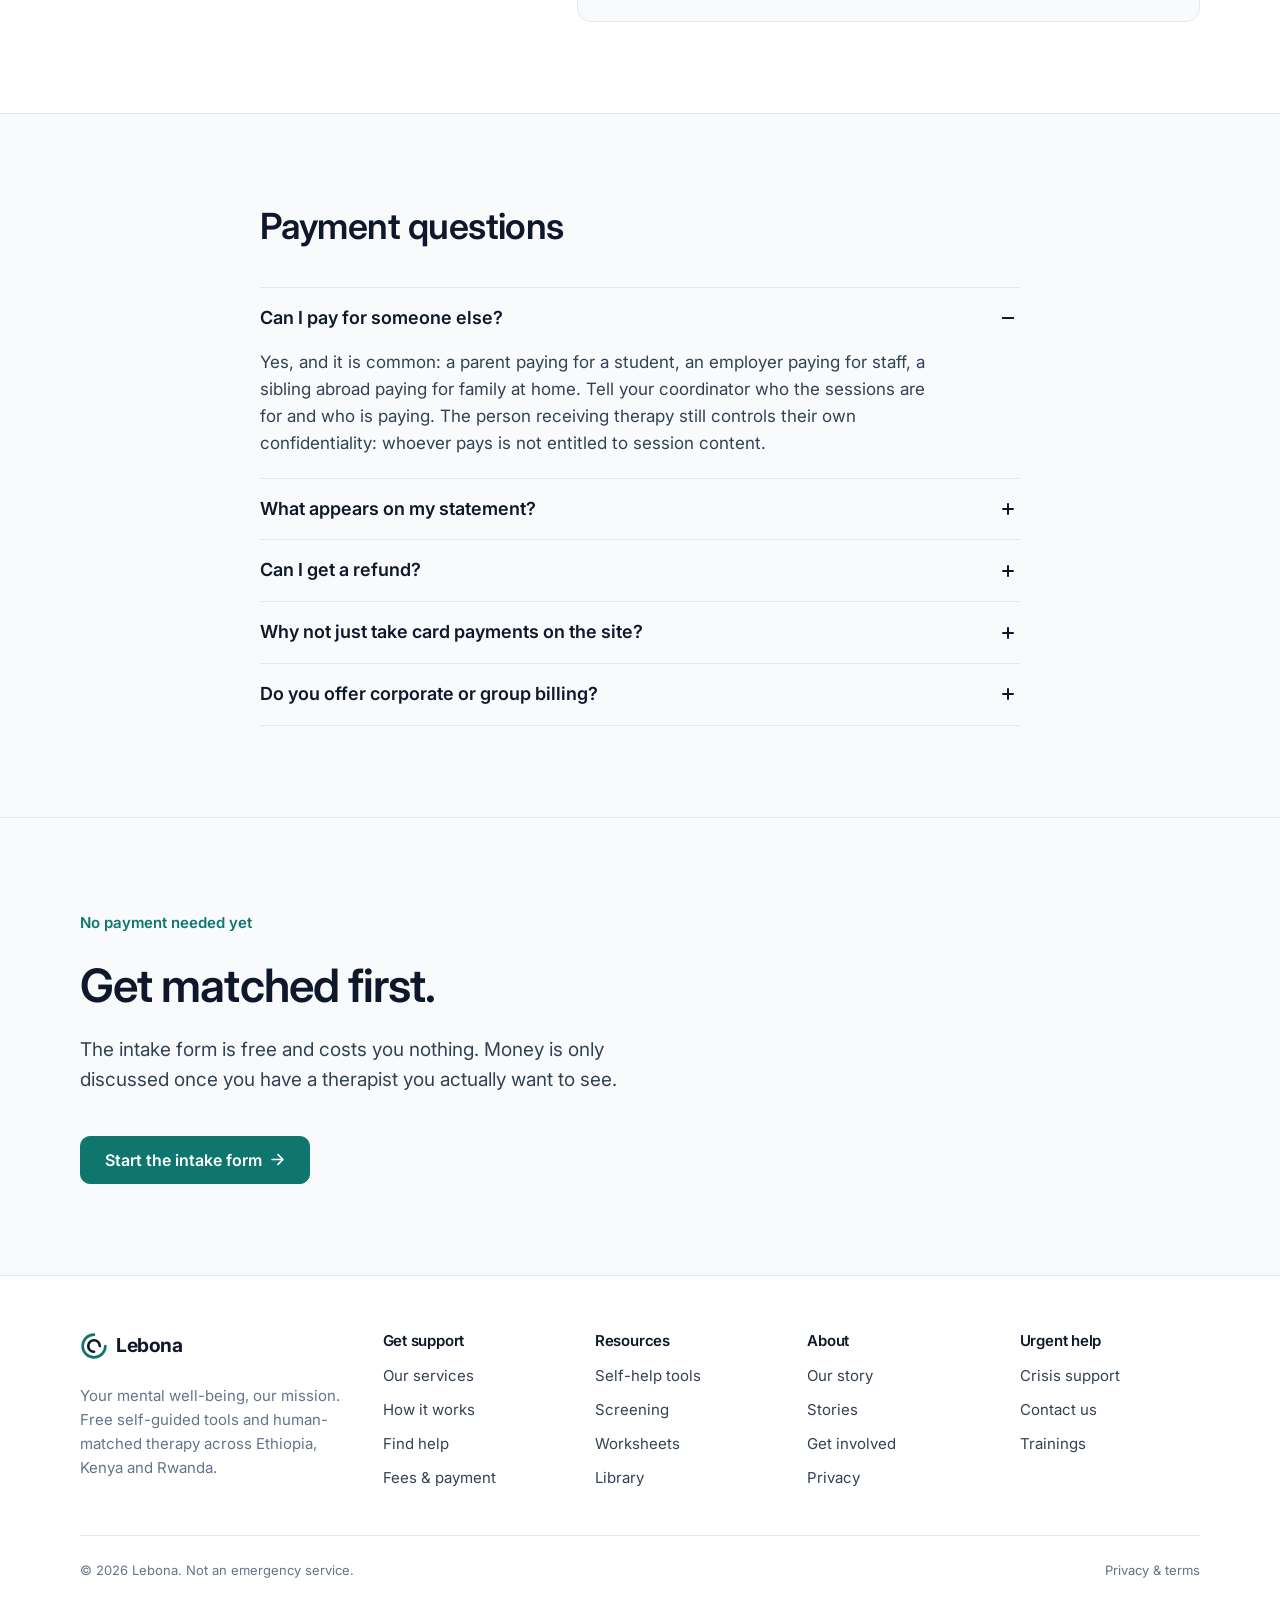
<file: payments.html>
<!doctype html>
<html lang="en">
<head>
<meta charset="utf-8">
<meta name="viewport" content="width=device-width, initial-scale=1">
<meta name="theme-color" content="#FDFBF7">
<link rel="preconnect" href="https://fonts.googleapis.com">
<link rel="preconnect" href="https://fonts.gstatic.com" crossorigin>
<link rel="stylesheet" href="https://fonts.googleapis.com/css2?family=Plus+Jakarta+Sans:wght@400;500;600;700;800&family=Inter:wght@300..700&family=IBM+Plex+Mono:wght@400;500&family=Noto+Sans+Ethiopic:wght@400;500;700&display=swap">
<link rel="stylesheet" href="assets/css/lebona.css">
<script>document.documentElement.className="js";</script>
<link rel="icon" href="data:image/svg+xml,%3Csvg xmlns='http://www.w3.org/2000/svg' viewBox='0 0 32 32'%3E%3Crect width='32' height='32' rx='7' fill='%23E8F5E9'/%3E%3Cpath d='M27 16a11 11 0 1 1-11-11' stroke='%232E7D32' stroke-width='2.6' stroke-linecap='round' fill='none'/%3E%3Cpath d='M21.5 16A5.5 5.5 0 1 0 16 21.5' stroke='%23E07A5F' stroke-width='2.6' stroke-linecap='round' fill='none'/%3E%3C/svg%3E">
<title>Fees &amp; payment, Telebirr, M-Pesa, MTN &amp; Airtel Money | Lebona</title>
<meta name="description" content="How to pay for Lebona sessions in Ethiopia, Kenya and Rwanda: Telebirr and bank transfer, M-Pesa, MTN Mobile Money and Airtel Money, with manual receipt verification.">
</head>
<body>
<div data-site-header></div>

<main id="main">

  <section class="page-head">
    <div class="wrap wrap--wide">
      <nav class="crumbs" aria-label="Breadcrumb"><a href="index.html">Home</a><span>/</span><a href="services.html">Get support</a><span>/</span><span>Fees &amp; payment</span></nav>
      <div class="split">
        <div>
          <span class="label" data-reveal>Fees &amp; payment</span>
          <h1 class="h1 mt-5" data-reveal>Pay the way you already pay.</h1>
        </div>
        <div>
          <p class="lede" data-reveal>Telebirr in Ethiopia, M-Pesa in Kenya, MTN or Airtel Money in
            Rwanda. Payment is arranged directly with your care coordinator after you're matched, 
            never before, and never through this website.</p>
        </div>
      </div>
    </div>
  </section>

  <!-- Fees -->
  <section class="section">
    <div class="wrap wrap--wide">
      <div class="section-head" data-reveal>
        <span class="label label--accent">What things cost</span>
        <h2 class="h2 mt-5">Three tiers, and one of them is free forever</h2>
      </div>

      <div class="grid cols-3 mt-8">
        <div class="card" data-reveal>
          <span class="pill pill--green">Always free</span>
          <h3 class="mt-5">Self-guided</h3>
          <p style="font-family:var(--font-display);font-weight:800;font-size:var(--t-2xl);color:var(--ink-900);margin:.5rem 0 1rem">Free</p>
          <p>Every worksheet, guided audio, screening, mood tracker and article on this site.
            No account, no card, no catch. This is the preventive core of Lebona.</p>
          <div class="card__foot"><a class="btn btn--sm btn--ghost btn--block" href="resources.html#tools">Open the toolkit</a></div>
        </div>
        <div class="card" data-reveal style="border-color:var(--green-600);box-shadow:var(--shadow-md)">
          <span class="pill pill--clay">Most chosen</span>
          <h3 class="mt-5">Single session</h3>
          <p style="font-family:var(--font-display);font-weight:800;font-size:var(--t-2xl);color:var(--ink-900);margin:.5rem 0 1rem">From 600 ETB<br><span class="small faint" style="font-family:var(--font-sans);font-weight:400">≈ 600 KES · ≈ 6,000 RWF</span></p>
          <p>A 50-minute session by voice, video or in person with your matched psychologist.
            Book one at a time, or a block of four at a reduced rate.</p>
          <div class="card__foot"><a class="btn btn--sm btn--block" href="match.html">Get matched</a></div>
        </div>
        <div class="card" data-reveal>
          <span class="pill">Ongoing</span>
          <h3 class="mt-5">Four-session block</h3>
          <p style="font-family:var(--font-display);font-weight:800;font-size:var(--t-2xl);color:var(--ink-900);margin:.5rem 0 1rem">From 2,100 ETB<br><span class="small faint" style="font-family:var(--font-sans);font-weight:400">≈ 2,100 KES · ≈ 21,000 RWF</span></p>
          <p>Four sessions used within three months, plus messaging between them. Most people
            working on something specific need between six and twelve sessions in total.</p>
          <div class="card__foot"><a class="btn btn--sm btn--ghost btn--block" href="match.html">Get matched</a></div>
        </div>
      </div>

      <div class="card mt-6" data-reveal style="background:var(--green-50);border-color:var(--green-100)">
        <h3 class="h4">If you cannot pay, say so</h3>
        <p class="mt-3" style="max-width:48rem">We hold a fixed number of fully subsidised places
          each month for students, unemployed people and low-income households, funded by our
          training and partnership work. Tell your coordinator when they contact you. You will not
          be means-tested, asked for documents, or made to explain yourself, and the care is
          identical.</p>
      </div>
    </div>
  </section>

  <!-- Channels by country -->
  <section class="section on-sand" id="channels">
    <div class="wrap wrap--wide">
      <div class="section-head" data-reveal>
        <span class="label label--accent">Accepted channels</span>
        <h2 class="h2 mt-5">By country</h2>
        <p class="lede">Your coordinator sends you the exact merchant number for your country when
          they reach you. Never send money to an account you were not given by a Lebona coordinator.</p>
      </div>

      <div class="grid cols-3 mt-8">
        <article class="card" data-reveal>
          <span class="num">Ethiopia</span>
          <h3 class="mt-4">Telebirr &amp; bank transfer</h3>
          <ul class="stack mt-5" style="--sp-4:.6rem">
            <li class="flex gap-3 items-center"><span class="pill pill--green pill--dot">Telebirr</span><span class="small muted">Merchant number, sent by your coordinator</span></li>
            <li class="flex gap-3 items-center"><span class="pill">CBE</span><span class="small muted">Commercial Bank of Ethiopia transfer</span></li>
            <li class="flex gap-3 items-center"><span class="pill">Awash</span><span class="small muted">Awash Bank transfer</span></li>
          </ul>
          <p class="small faint mt-5">Priced in ETB. Bank transfers may take a working day to clear.</p>
        </article>

        <article class="card" data-reveal>
          <span class="num">Kenya</span>
          <h3 class="mt-4">M-Pesa</h3>
          <ul class="stack mt-5" style="--sp-4:.6rem">
            <li class="flex gap-3 items-center"><span class="pill pill--green pill--dot">Paybill</span><span class="small muted">Business number with your reference</span></li>
            <li class="flex gap-3 items-center"><span class="pill">Till</span><span class="small muted">Buy Goods and Services</span></li>
          </ul>
          <p class="small faint mt-5">Priced in KES. M-Pesa confirmations arrive by SMS within seconds, forward it to your coordinator.</p>
        </article>

        <article class="card" data-reveal>
          <span class="num">Rwanda</span>
          <h3 class="mt-4">MTN &amp; Airtel Money</h3>
          <ul class="stack mt-5" style="--sp-4:.6rem">
            <li class="flex gap-3 items-center"><span class="pill pill--green pill--dot">MTN MoMo</span><span class="small muted">Merchant code, sent by your coordinator</span></li>
            <li class="flex gap-3 items-center"><span class="pill">Airtel Money</span><span class="small muted">Merchant code</span></li>
          </ul>
          <p class="small faint mt-5">Priced in RWF. Keep the confirmation SMS. It is your receipt.</p>
        </article>
      </div>

      <p class="small faint mt-6" data-reveal>Outside these three countries, your coordinator will
        confirm what is possible, usually an international bank transfer. Ask before you book.</p>
    </div>
  </section>

  <!-- How payment works -->
  <section class="section" id="process">
    <div class="wrap wrap--wide">
      <div class="split">
        <div class="split__aside">
          <span class="label label--accent" data-reveal>How it works</span>
          <h2 class="h3 mt-5" data-reveal>Manual, and deliberately so</h2>
          <p class="small muted mt-5" data-reveal>Handling payment by hand keeps our costs, and
            therefore your fees, low while we build. It does mean a couple of extra steps.</p>
        </div>
        <div>
          <div class="stepcard" data-reveal><span class="stepcard__n">1</span>
            <div><h3 class="h4">You get matched first</h3>
              <p class="muted small mt-2">Nothing is charged during the intake form. Payment only
                comes up once a coordinator has proposed a specific therapist and you have said yes
                to them.</p></div></div>
          <div class="stepcard" data-reveal><span class="stepcard__n">2</span>
            <div><h3 class="h4">Your coordinator sends the details</h3>
              <p class="muted small mt-2">The exact amount, the merchant number for your country,
                and a reference. This comes through the channel you chose, WhatsApp, Telegram,
                phone or email.</p></div></div>
          <div class="stepcard" data-reveal><span class="stepcard__n">3</span>
            <div><h3 class="h4">You pay and send proof</h3>
              <p class="muted small mt-2">Send a screenshot or the transaction ID back on the same
                channel. This is how we verify it. There is no automatic reconciliation yet, so the
                proof matters.</p></div></div>
          <div class="stepcard" data-reveal><span class="stepcard__n">4</span>
            <div><h3 class="h4">We confirm and book</h3>
              <p class="muted small mt-2">Once verified, your session is confirmed in writing with
                the date, time and how to join. Usually the same working day.</p></div></div>

          <div class="card mt-7" data-reveal style="background:var(--bg-alt);border-color:var(--line)">
            <h3 class="h4" >Protect yourself from fraud</h3>
            <ul class="stack mt-3" style="--sp-4:.5rem;font-size:var(--t-base)">
              <li>· Lebona will <strong>never</strong> ask for payment before you have been matched to a named therapist.</li>
              <li>· We will never ask for your mobile money <strong>PIN</strong>, or ask you to reverse a transaction.</li>
              <li>· Only send money to a number your coordinator gave you on the channel you registered.</li>
              <li>· If anything feels off, stop and <a href="contact.html" style="color:var(--brand);text-decoration:underline">check with us</a> first.</li>
            </ul>
          </div>
        </div>
      </div>
    </div>
  </section>

  <!-- FAQ -->
  <section class="section on-sand">
    <div class="wrap wrap--narrow">
      <h2 class="h2" data-reveal>Payment questions</h2>
      <div class="accordion mt-7" data-accordion-exclusive>
        <div class="acc__item is-open"><button class="acc__trigger" type="button" aria-expanded="true">Can I pay for someone else?<span class="acc__sign"></span></button>
          <div class="acc__panel"><div><p>Yes, and it is common: a parent paying for a student, an employer paying for staff, a sibling abroad paying for family at home. Tell your coordinator who the sessions are for and who is paying. The person receiving therapy still controls their own confidentiality: whoever pays is not entitled to session content.</p></div></div></div>
        <div class="acc__item"><button class="acc__trigger" type="button" aria-expanded="false">What appears on my statement?<span class="acc__sign"></span></button>
          <div class="acc__panel"><div><p>Only "Lebona". No condition, no diagnosis, no service description. This is deliberate, for many people the transaction record is the most likely way someone else finds out, and we are not going to be the reason that happens.</p></div></div></div>
        <div class="acc__item"><button class="acc__trigger" type="button" aria-expanded="false">Can I get a refund?<span class="acc__sign"></span></button>
          <div class="acc__panel"><div><p>Cancel more than 24 hours before a session and it is refunded in full or moved, whichever you prefer. Inside 24 hours we will usually still move it. Tell your coordinator. If a therapist cancels on you, that session is always free of charge, no matter the notice.</p></div></div></div>
        <div class="acc__item"><button class="acc__trigger" type="button" aria-expanded="false">Why not just take card payments on the site?<span class="acc__sign"></span></button>
          <div class="acc__panel"><div><p>Because most of the people we serve do not use cards, and building a payment integration before we have proven the matching model would be the wrong order to do things in. Mobile money already works, everyone has it, and it costs the user nothing extra. We will automate this once volume justifies it.</p></div></div></div>
        <div class="acc__item"><button class="acc__trigger" type="button" aria-expanded="false">Do you offer corporate or group billing?<span class="acc__sign"></span></button>
          <div class="acc__panel"><div><p>Yes. Employers and schools can pre-purchase blocks of sessions and be invoiced once, with staff or students accessing them without their name appearing on any billing record. <a href="contact.html">Get in touch</a> and we will set it up.</p></div></div></div>
      </div>
    </div>
  </section>

  <section class="cta-band grain" data-reveal>
    <div class="wrap wrap--wide">
      <div class="cta-band__inner">
            <span class="label label--accent">No payment needed yet</span>
            <h2 class="h1 mt-5">Get matched first.</h2>
            <p class="lede mt-5">The intake form is free and costs you nothing.
              Money is only discussed once you have a therapist you actually want to see.</p>
            <a class="btn btn--accent btn--lg mt-7" href="match.html">Start the intake form
              <svg width="16" height="16" viewBox="0 0 14 14" fill="none"><path d="M2 7h10M7.5 2.5 12 7l-4.5 4.5" stroke="currentColor" stroke-width="1.6" stroke-linecap="round" stroke-linejoin="round"/></svg></a>
        </div>
    </div>
  </section>

</main>

<div data-site-footer></div>
<script src="assets/js/layout.js"></script>
<script src="assets/js/site.js"></script>
</body>
</html>
</file>
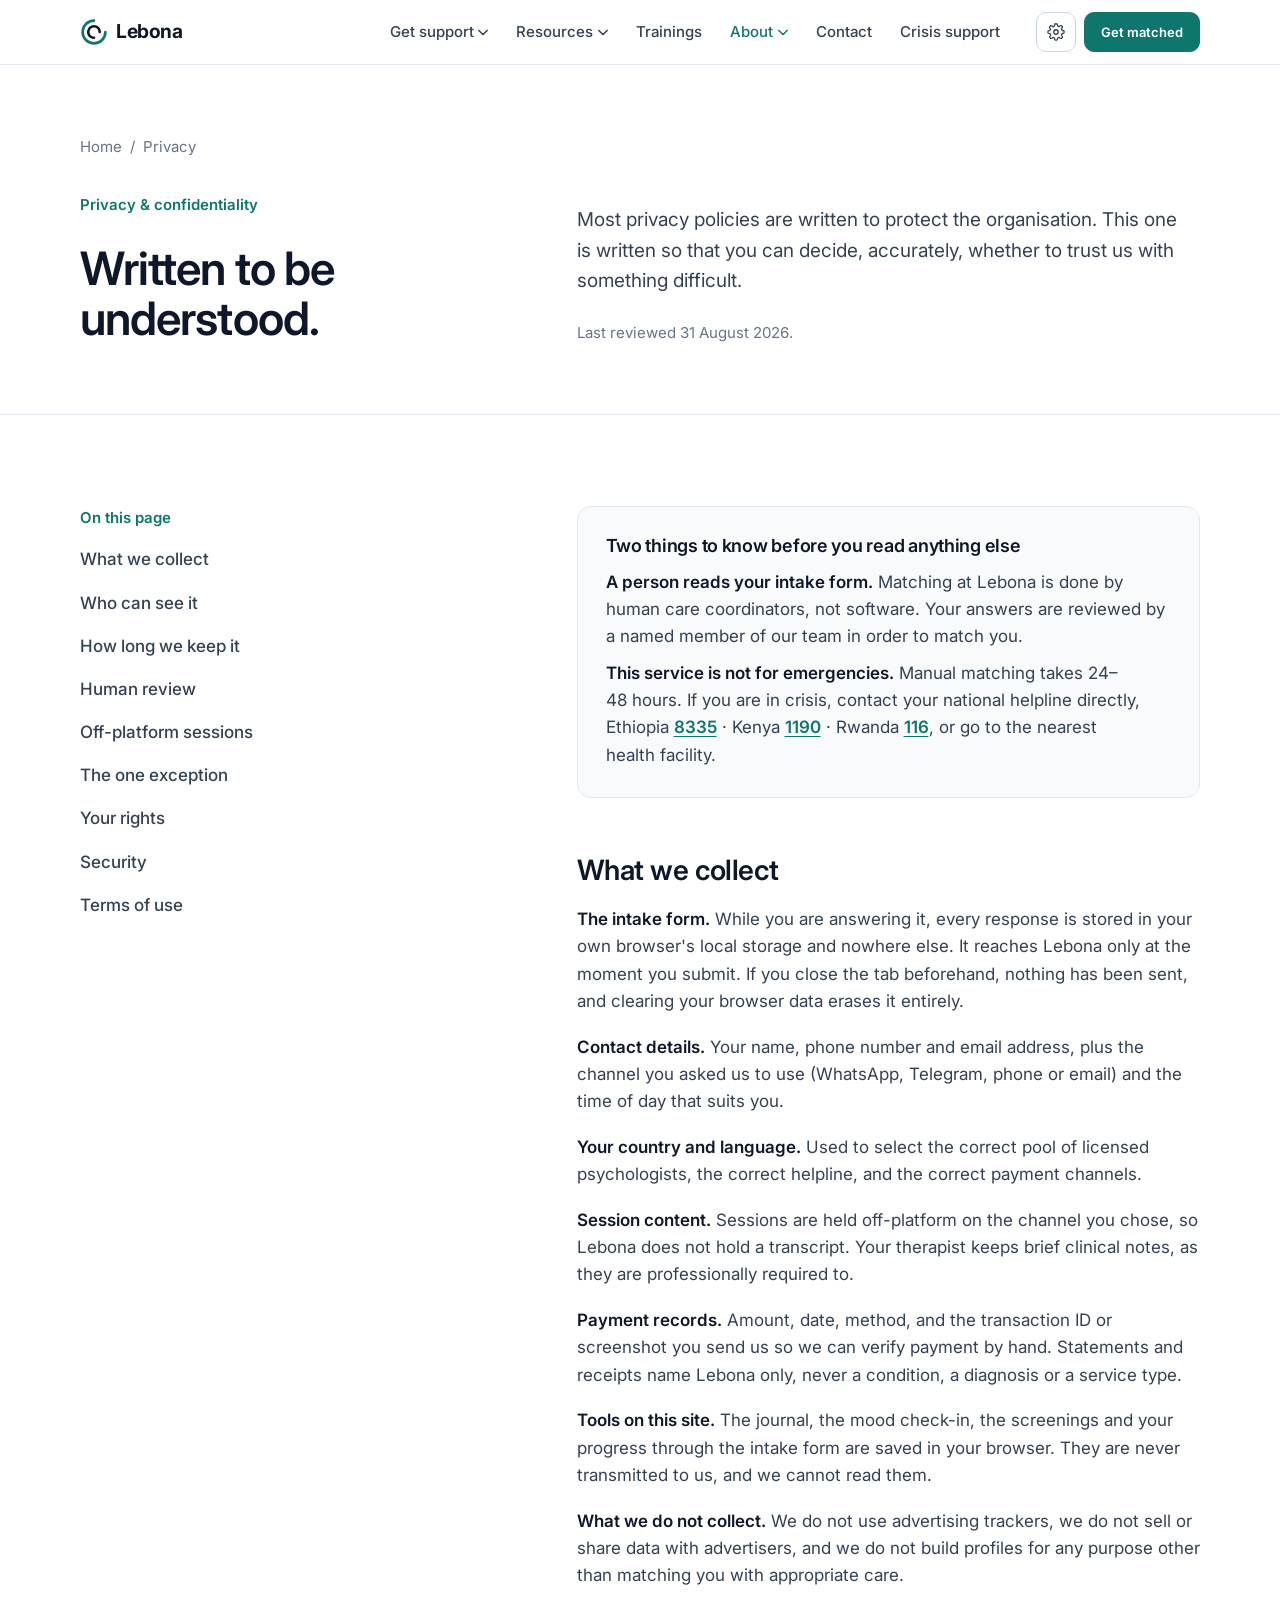
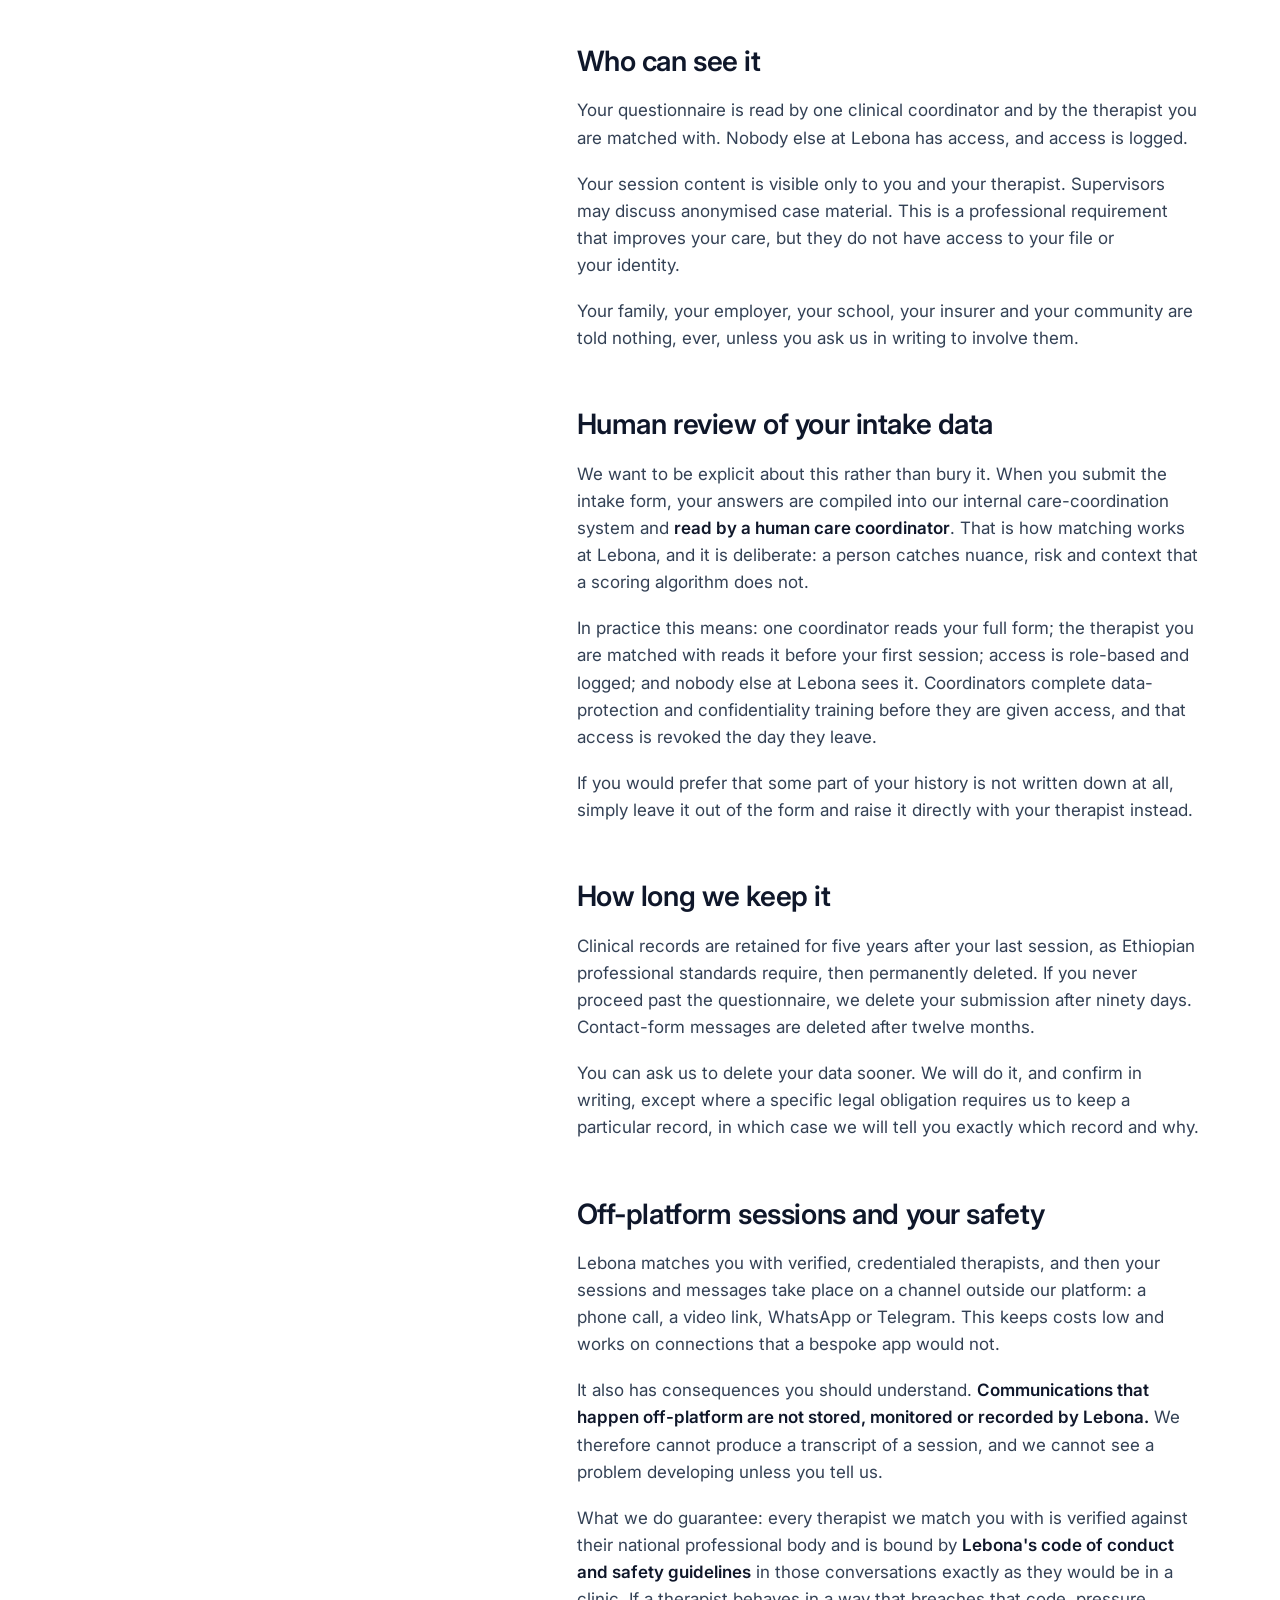
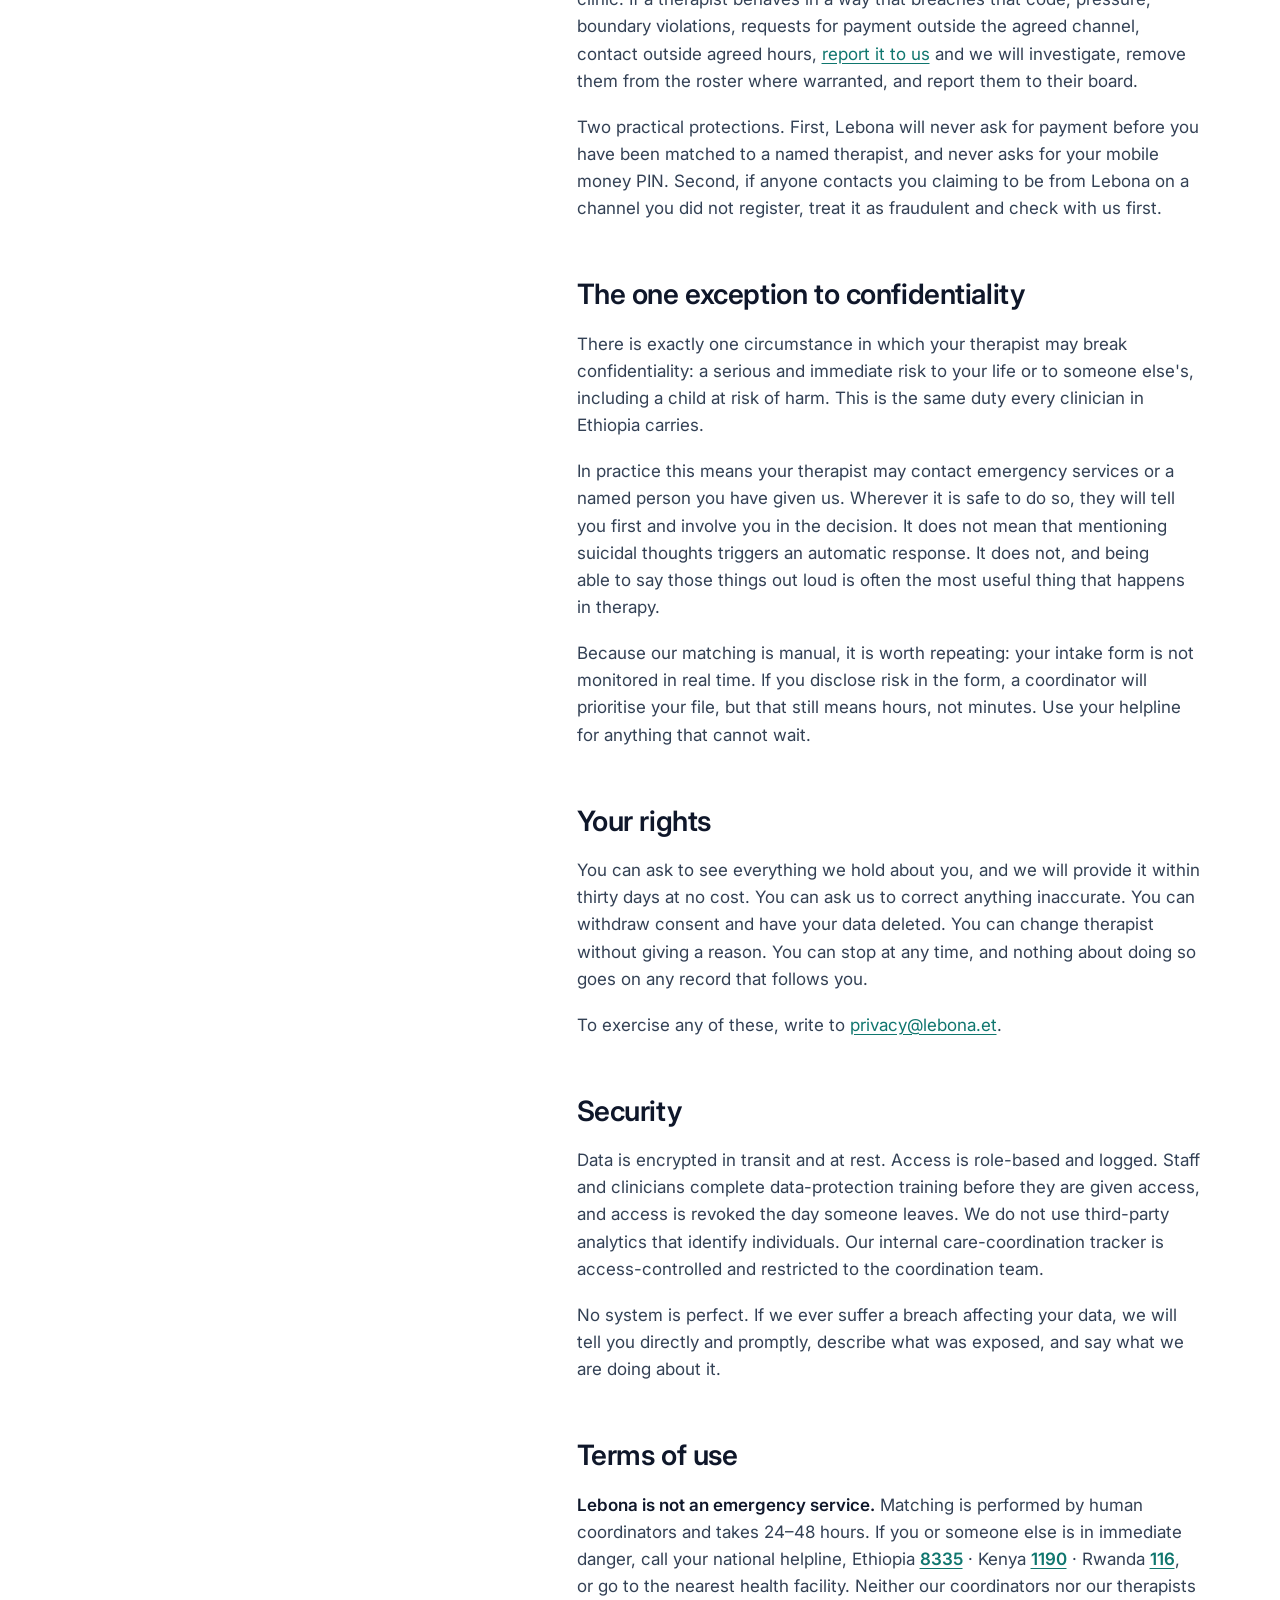
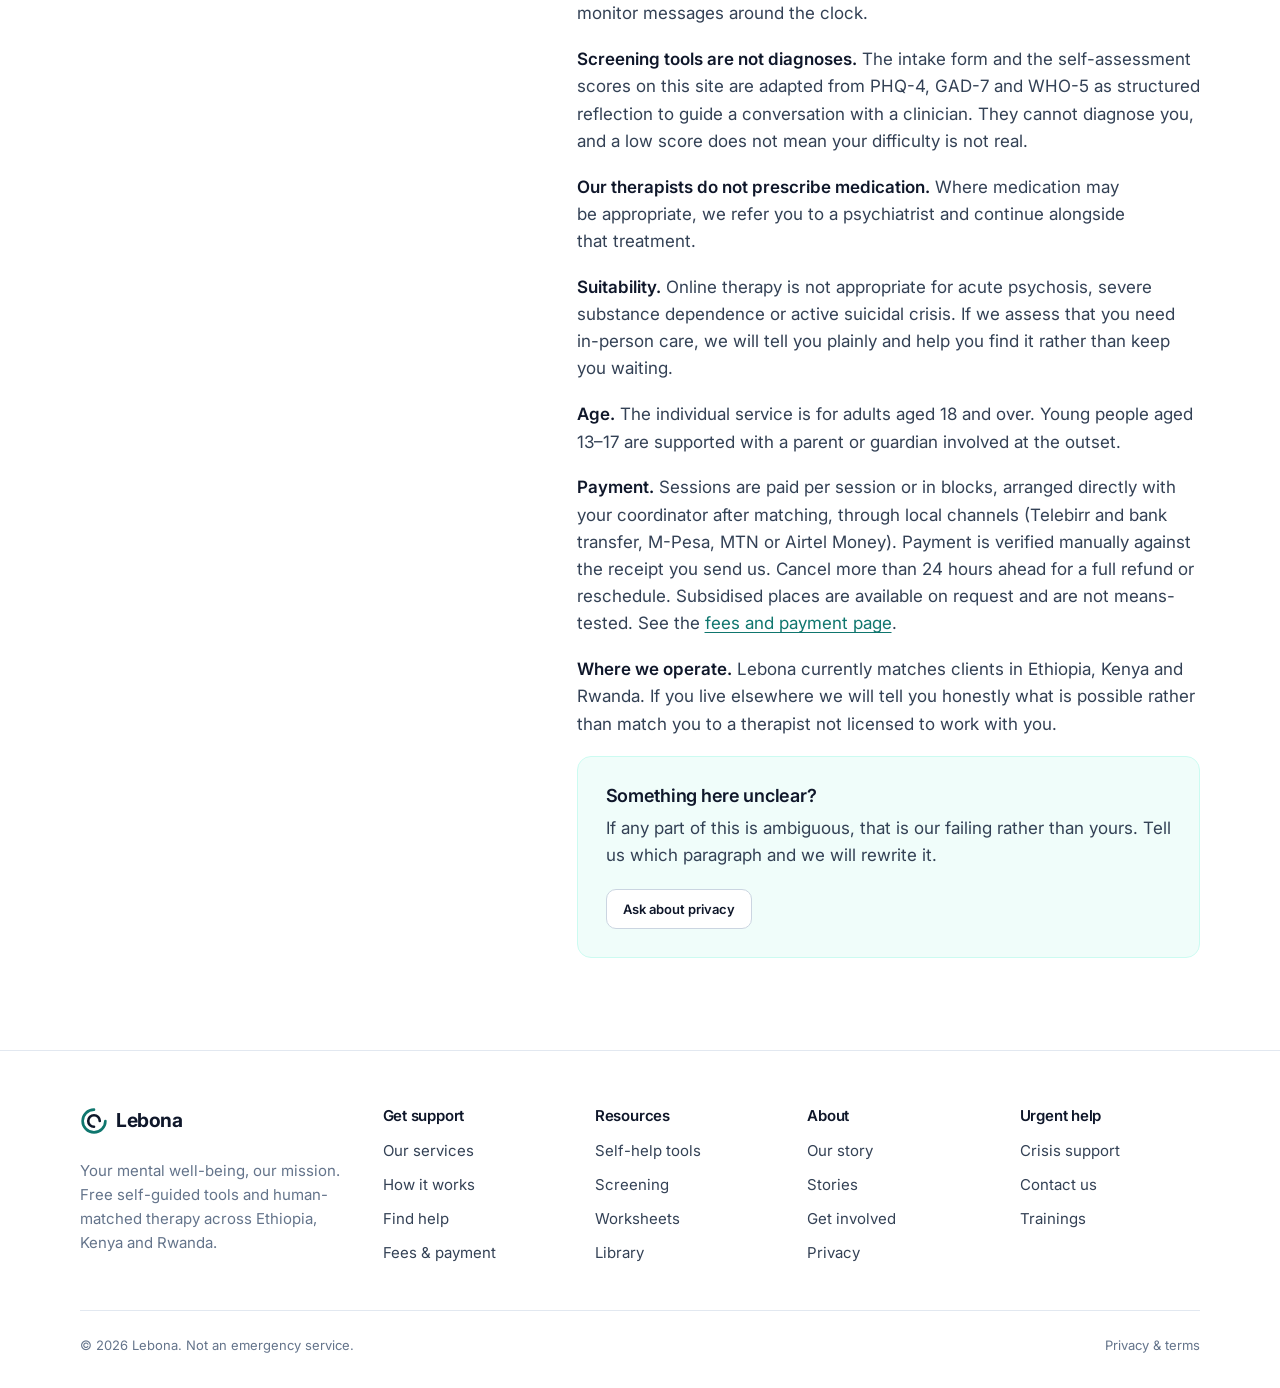
<file: privacy.html>
<!doctype html>
<html lang="en">
<head>
<meta charset="utf-8">
<meta name="viewport" content="width=device-width, initial-scale=1">
<meta name="theme-color" content="#FDFBF7">
<link rel="preconnect" href="https://fonts.googleapis.com">
<link rel="preconnect" href="https://fonts.gstatic.com" crossorigin>
<link rel="stylesheet" href="https://fonts.googleapis.com/css2?family=Plus+Jakarta+Sans:wght@400;500;600;700;800&family=Inter:wght@300..700&family=IBM+Plex+Mono:wght@400;500&family=Noto+Sans+Ethiopic:wght@400;500;700&display=swap">
<link rel="stylesheet" href="assets/css/lebona.css">
<script>document.documentElement.className="js";</script>
<link rel="icon" href="data:image/svg+xml,%3Csvg xmlns='http://www.w3.org/2000/svg' viewBox='0 0 32 32'%3E%3Crect width='32' height='32' rx='7' fill='%23E8F5E9'/%3E%3Cpath d='M27 16a11 11 0 1 1-11-11' stroke='%232E7D32' stroke-width='2.6' stroke-linecap='round' fill='none'/%3E%3Cpath d='M21.5 16A5.5 5.5 0 1 0 16 21.5' stroke='%23E07A5F' stroke-width='2.6' stroke-linecap='round' fill='none'/%3E%3C/svg%3E">
<title>Privacy &amp; confidentiality, Lebona</title>
<meta name="description" content="What Lebona collects, why a human care coordinator reads your intake form, how off-platform sessions are governed, and the single circumstance in which confidentiality can be broken.">
</head>
<body>
<div data-site-header></div>

<main id="main">

  <section class="page-head">
    <div class="wrap wrap--wide">
      <nav class="crumbs" aria-label="Breadcrumb"><a href="index.html">Home</a><span>/</span><span>Privacy</span></nav>
      <div class="split">
        <div>
          <span class="label" data-reveal>Privacy &amp; confidentiality</span>
          <h1 class="h1 mt-5" data-reveal>Written to be<br>understood.</h1>
        </div>
        <div>
          <p class="lede" data-reveal>Most privacy policies are written to protect the organisation.
            This one is written so that you can decide, accurately, whether to trust us with
            something difficult.</p>
          <p class="small faint mt-5" data-reveal>Last reviewed 31 August 2026.</p>
        </div>
      </div>
    </div>
  </section>

  <section class="section">
    <div class="wrap wrap--wide">
      <div class="split">
        <div class="split__aside">
          <nav class="stack" data-reveal aria-label="On this page">
            <span class="label label--bare">On this page</span>
            <a class="link--quiet link" href="#collect">What we collect</a>
            <a class="link--quiet link" href="#who">Who can see it</a>
            <a class="link--quiet link" href="#keep">How long we keep it</a>
            <a class="link--quiet link" href="#human">Human review</a>
            <a class="link--quiet link" href="#offplatform">Off-platform sessions</a>
            <a class="link--quiet link" href="#exception">The one exception</a>
            <a class="link--quiet link" href="#rights">Your rights</a>
            <a class="link--quiet link" href="#security">Security</a>
            <a class="link--quiet link" href="#terms">Terms of use</a>
          </nav>
        </div>

        <div class="prose">
          <div class="card" style="background:var(--bg-alt);border-color:var(--line);margin-bottom:2.5rem">
            <h3 style="margin-top:0">Two things to know before you read anything else</h3>
            <p style="margin-top:.75rem"><strong>A person reads your intake form.</strong>
              Matching at Lebona is done by human care coordinators, not software. Your answers are
              reviewed by a named member of our team in order to match you.</p>
            <p style="margin-top:.6rem"><strong>This service is not for emergencies.</strong>
              Manual matching takes 24–48 hours. If you are in crisis, contact your national helpline
              directly, Ethiopia <a href="tel:8335" style="color:var(--brand);font-weight:600;text-decoration:underline;text-underline-offset:3px">8335</a> · Kenya <a href="tel:1190" style="color:var(--brand);font-weight:600;text-decoration:underline;text-underline-offset:3px">1190</a> · Rwanda <a href="tel:116" style="color:var(--brand);font-weight:600;text-decoration:underline;text-underline-offset:3px">116</a>, or go to the nearest health facility.</p>
          </div>

          <h2 id="collect">What we collect</h2>
          <p><strong>The intake form.</strong> While you are answering it, every response is stored
            in your own browser's local storage and nowhere else. It reaches Lebona only at the
            moment you submit. If you close the tab beforehand, nothing has been sent, and clearing
            your browser data erases it entirely.</p>
          <p><strong>Contact details.</strong> Your name, phone number and email address, plus the
            channel you asked us to use (WhatsApp, Telegram, phone or email) and the time of day
            that suits you.</p>
          <p><strong>Your country and language.</strong> Used to select the correct pool of licensed
            psychologists, the correct helpline, and the correct payment channels.</p>
          <p><strong>Session content.</strong> Sessions are held off-platform on the channel you
            chose, so Lebona does not hold a transcript. Your therapist keeps brief clinical notes,
            as they are professionally required to.</p>
          <p><strong>Payment records.</strong> Amount, date, method, and the transaction ID or
            screenshot you send us so we can verify payment by hand. Statements and receipts name
            Lebona only, never a condition, a diagnosis or a service type.</p>
          <p><strong>Tools on this site.</strong> The journal, the mood check-in, the screenings and
            your progress through the intake form are saved in your browser. They are never
            transmitted to us, and we cannot read them.</p>
          <p><strong>What we do not collect.</strong> We do not use advertising trackers, we do not
            sell or share data with advertisers, and we do not build profiles for any purpose other
            than matching you with appropriate care.</p>

          <h2 id="who">Who can see it</h2>
          <p>Your questionnaire is read by one clinical coordinator and by the therapist you are
            matched with. Nobody else at Lebona has access, and access is logged.</p>
          <p>Your session content is visible only to you and your therapist. Supervisors may discuss
            anonymised case material. This is a professional requirement that improves your care, 
            but they do not have access to your file or your identity.</p>
          <p>Your family, your employer, your school, your insurer and your community are told
            nothing, ever, unless you ask us in writing to involve them.</p>

          <h2 id="human">Human review of your intake data</h2>
          <p>We want to be explicit about this rather than bury it. When you submit the intake form,
            your answers are compiled into our internal care-coordination system and
            <strong>read by a human care coordinator</strong>. That is how matching works at Lebona,
            and it is deliberate: a person catches nuance, risk and context that a scoring
            algorithm does not.</p>
          <p>In practice this means: one coordinator reads your full form; the therapist you are
            matched with reads it before your first session; access is role-based and logged; and
            nobody else at Lebona sees it. Coordinators complete data-protection and confidentiality
            training before they are given access, and that access is revoked the day they leave.</p>
          <p>If you would prefer that some part of your history is not written down at all, simply
            leave it out of the form and raise it directly with your therapist instead.</p>

          <h2 id="keep">How long we keep it</h2>
          <p>Clinical records are retained for five years after your last session, as Ethiopian
            professional standards require, then permanently deleted. If you never proceed past the
            questionnaire, we delete your submission after ninety days. Contact-form messages are
            deleted after twelve months.</p>
          <p>You can ask us to delete your data sooner. We will do it, and confirm in writing, except
            where a specific legal obligation requires us to keep a particular record, in which case
            we will tell you exactly which record and why.</p>

          <h2 id="offplatform">Off-platform sessions and your safety</h2>
          <p>Lebona matches you with verified, credentialed therapists, and then your sessions and
            messages take place on a channel outside our platform: a phone call, a video link,
            WhatsApp or Telegram. This keeps costs low and works on connections that a bespoke app
            would not.</p>
          <p>It also has consequences you should understand. <strong>Communications that happen
            off-platform are not stored, monitored or recorded by Lebona.</strong> We therefore
            cannot produce a transcript of a session, and we cannot see a problem developing unless
            you tell us.</p>
          <p>What we do guarantee: every therapist we match you with is verified against their
            national professional body and is bound by <strong>Lebona's code of conduct and safety
            guidelines</strong> in those conversations exactly as they would be in a clinic. If a
            therapist behaves in a way that breaches that code, pressure, boundary violations,
            requests for payment outside the agreed channel, contact outside agreed hours, 
            <a href="contact.html">report it to us</a> and we will investigate, remove them from the
            roster where warranted, and report them to their board.</p>
          <p>Two practical protections. First, Lebona will never ask for payment before you have
            been matched to a named therapist, and never asks for your mobile money PIN. Second, if
            anyone contacts you claiming to be from Lebona on a channel you did not register, treat
            it as fraudulent and check with us first.</p>

          <h2 id="exception">The one exception to confidentiality</h2>
          <p>There is exactly one circumstance in which your therapist may break confidentiality: a
            serious and immediate risk to your life or to someone else's, including a child at risk
            of harm. This is the same duty every clinician in Ethiopia carries.</p>
          <p>In practice this means your therapist may contact emergency services or a named person
            you have given us. Wherever it is safe to do so, they will tell you first and involve
            you in the decision. It does not mean that mentioning suicidal thoughts triggers an
            automatic response. It does not, and being able to say those things out loud is often
            the most useful thing that happens in therapy.</p>
          <p>Because our matching is manual, it is worth repeating: your intake form is not
            monitored in real time. If you disclose risk in the form, a coordinator will prioritise
            your file, but that still means hours, not minutes. Use your helpline for anything that
            cannot wait.</p>

          <h2 id="rights">Your rights</h2>
          <p>You can ask to see everything we hold about you, and we will provide it within thirty
            days at no cost. You can ask us to correct anything inaccurate. You can withdraw consent
            and have your data deleted. You can change therapist without giving a reason. You can
            stop at any time, and nothing about doing so goes on any record that follows you.</p>
          <p>To exercise any of these, write to <a href="mailto:privacy@lebona.et">privacy@lebona.et</a>.</p>

          <h2 id="security">Security</h2>
          <p>Data is encrypted in transit and at rest. Access is role-based and logged. Staff and
            clinicians complete data-protection training before they are given access, and access is
            revoked the day someone leaves. We do not use third-party analytics that identify
            individuals. Our internal care-coordination tracker is access-controlled and restricted
            to the coordination team.</p>
          <p>No system is perfect. If we ever suffer a breach affecting your data, we will tell you
            directly and promptly, describe what was exposed, and say what we are doing about it.</p>

          <h2 id="terms">Terms of use</h2>
          <p><strong>Lebona is not an emergency service.</strong> Matching is performed by human
            coordinators and takes 24–48 hours. If you or someone else is in immediate danger, call
            your national helpline, Ethiopia <a href="tel:8335" style="color:var(--brand);font-weight:600;text-decoration:underline;text-underline-offset:3px">8335</a> · Kenya <a href="tel:1190" style="color:var(--brand);font-weight:600;text-decoration:underline;text-underline-offset:3px">1190</a> · Rwanda <a href="tel:116" style="color:var(--brand);font-weight:600;text-decoration:underline;text-underline-offset:3px">116</a>, or go to the nearest
            health facility. Neither our coordinators nor our therapists monitor messages around
            the clock.</p>
          <p><strong>Screening tools are not diagnoses.</strong> The intake form and the
            self-assessment scores on this site are adapted from PHQ-4, GAD-7 and WHO-5 as
            structured reflection to guide a conversation with a clinician. They cannot diagnose
            you, and a low score does not mean your difficulty is not real.</p>
          <p><strong>Our therapists do not prescribe medication.</strong> Where medication may be
            appropriate, we refer you to a psychiatrist and continue alongside that treatment.</p>
          <p><strong>Suitability.</strong> Online therapy is not appropriate for acute psychosis,
            severe substance dependence or active suicidal crisis. If we assess that you need
            in-person care, we will tell you plainly and help you find it rather than keep you
            waiting.</p>
          <p><strong>Age.</strong> The individual service is for adults aged 18 and over. Young
            people aged 13–17 are supported with a parent or guardian involved at the outset.</p>
          <p><strong>Payment.</strong> Sessions are paid per session or in blocks, arranged directly
            with your coordinator after matching, through local channels (Telebirr and bank transfer,
            M-Pesa, MTN or Airtel Money). Payment is verified manually against the receipt you send
            us. Cancel more than 24 hours ahead for a full refund or reschedule. Subsidised places
            are available on request and are not means-tested. See the
            <a href="payments.html">fees and payment page</a>.</p>
          <p><strong>Where we operate.</strong> Lebona currently matches clients in Ethiopia, Kenya
            and Rwanda. If you live elsewhere we will tell you honestly what is possible rather than
            match you to a therapist not licensed to work with you.</p>

          <div class="card mt-8" style="background:var(--green-50);border-color:var(--green-100)">
            <h3 style="margin-top:0">Something here unclear?</h3>
            <p>If any part of this is ambiguous, that is our failing rather than yours. Tell us which
              paragraph and we will rewrite it.</p>
            <div class="card__foot"><a class="btn btn--sm" href="contact.html">Ask about privacy</a></div>
          </div>
        </div>
      </div>
    </div>
  </section>

</main>

<div data-site-footer></div>
<script src="assets/js/layout.js"></script>
<script src="assets/js/site.js"></script>
</body>
</html>
</file>
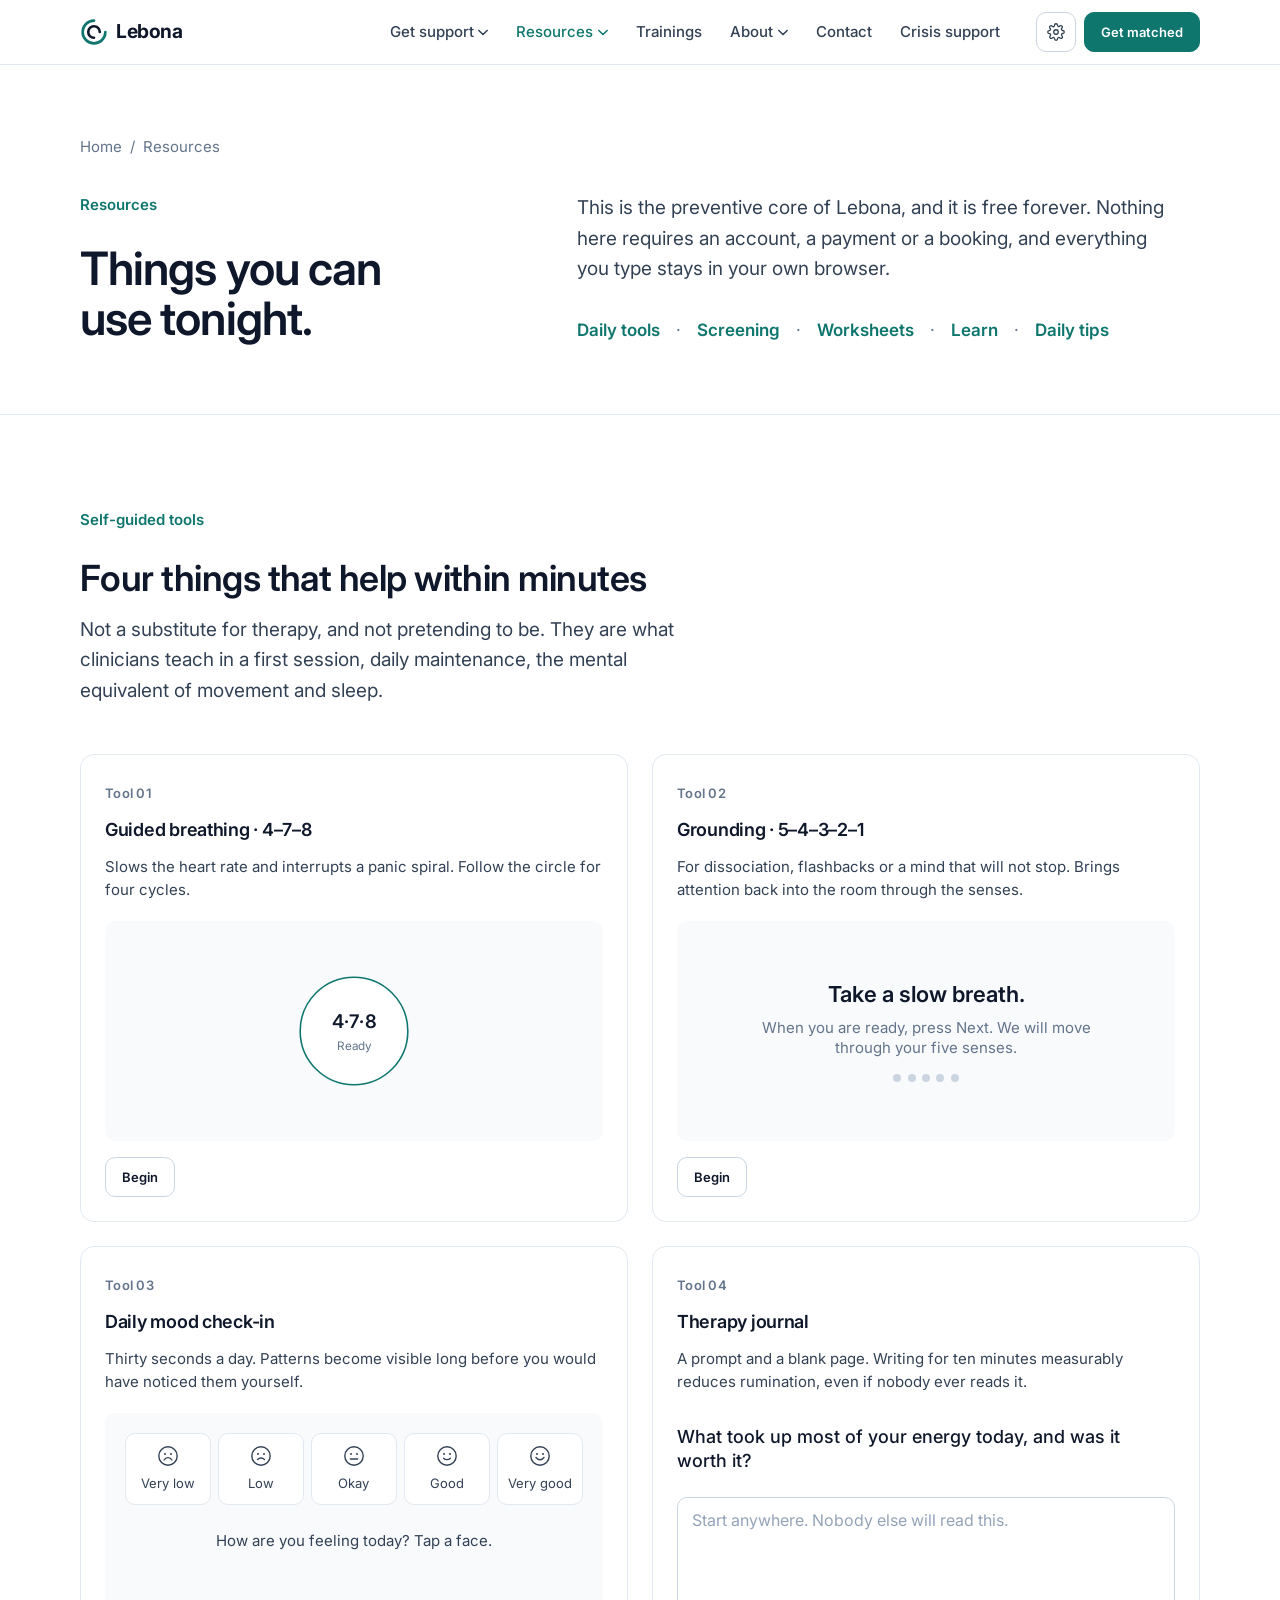
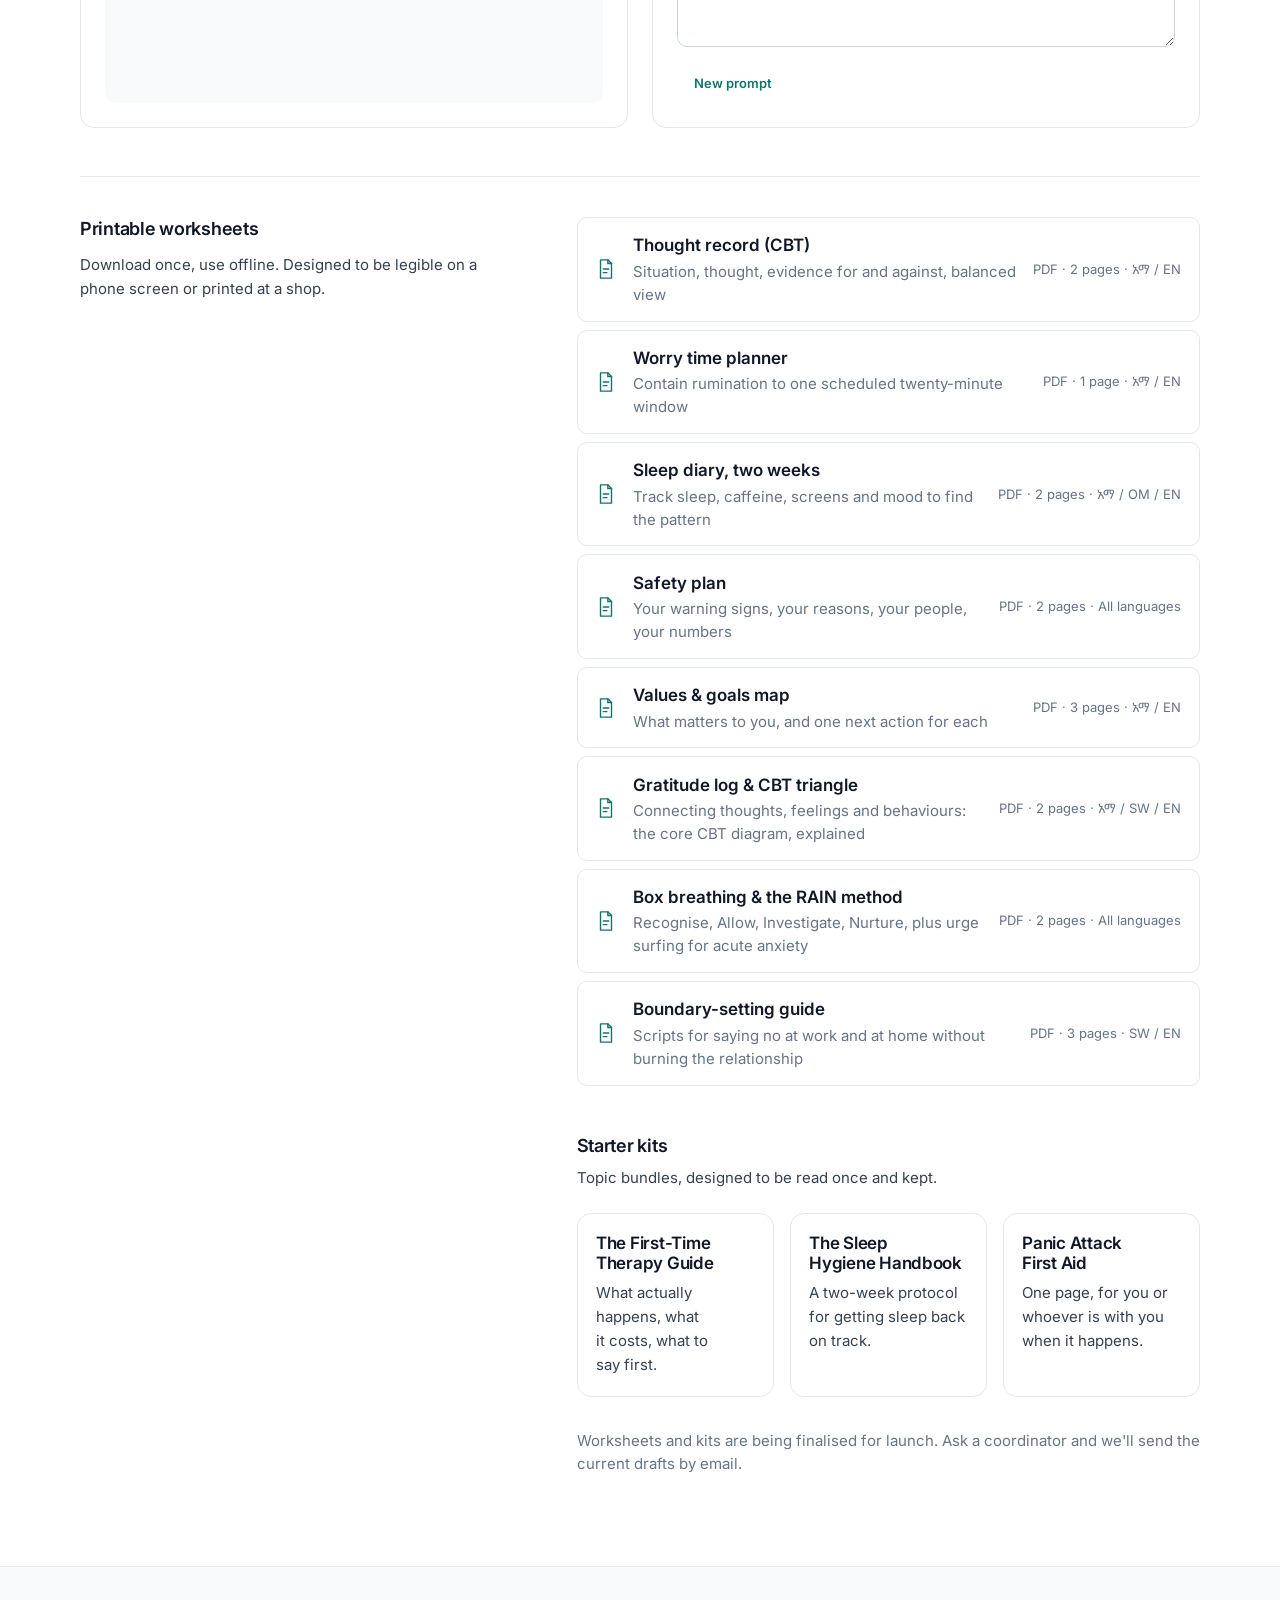
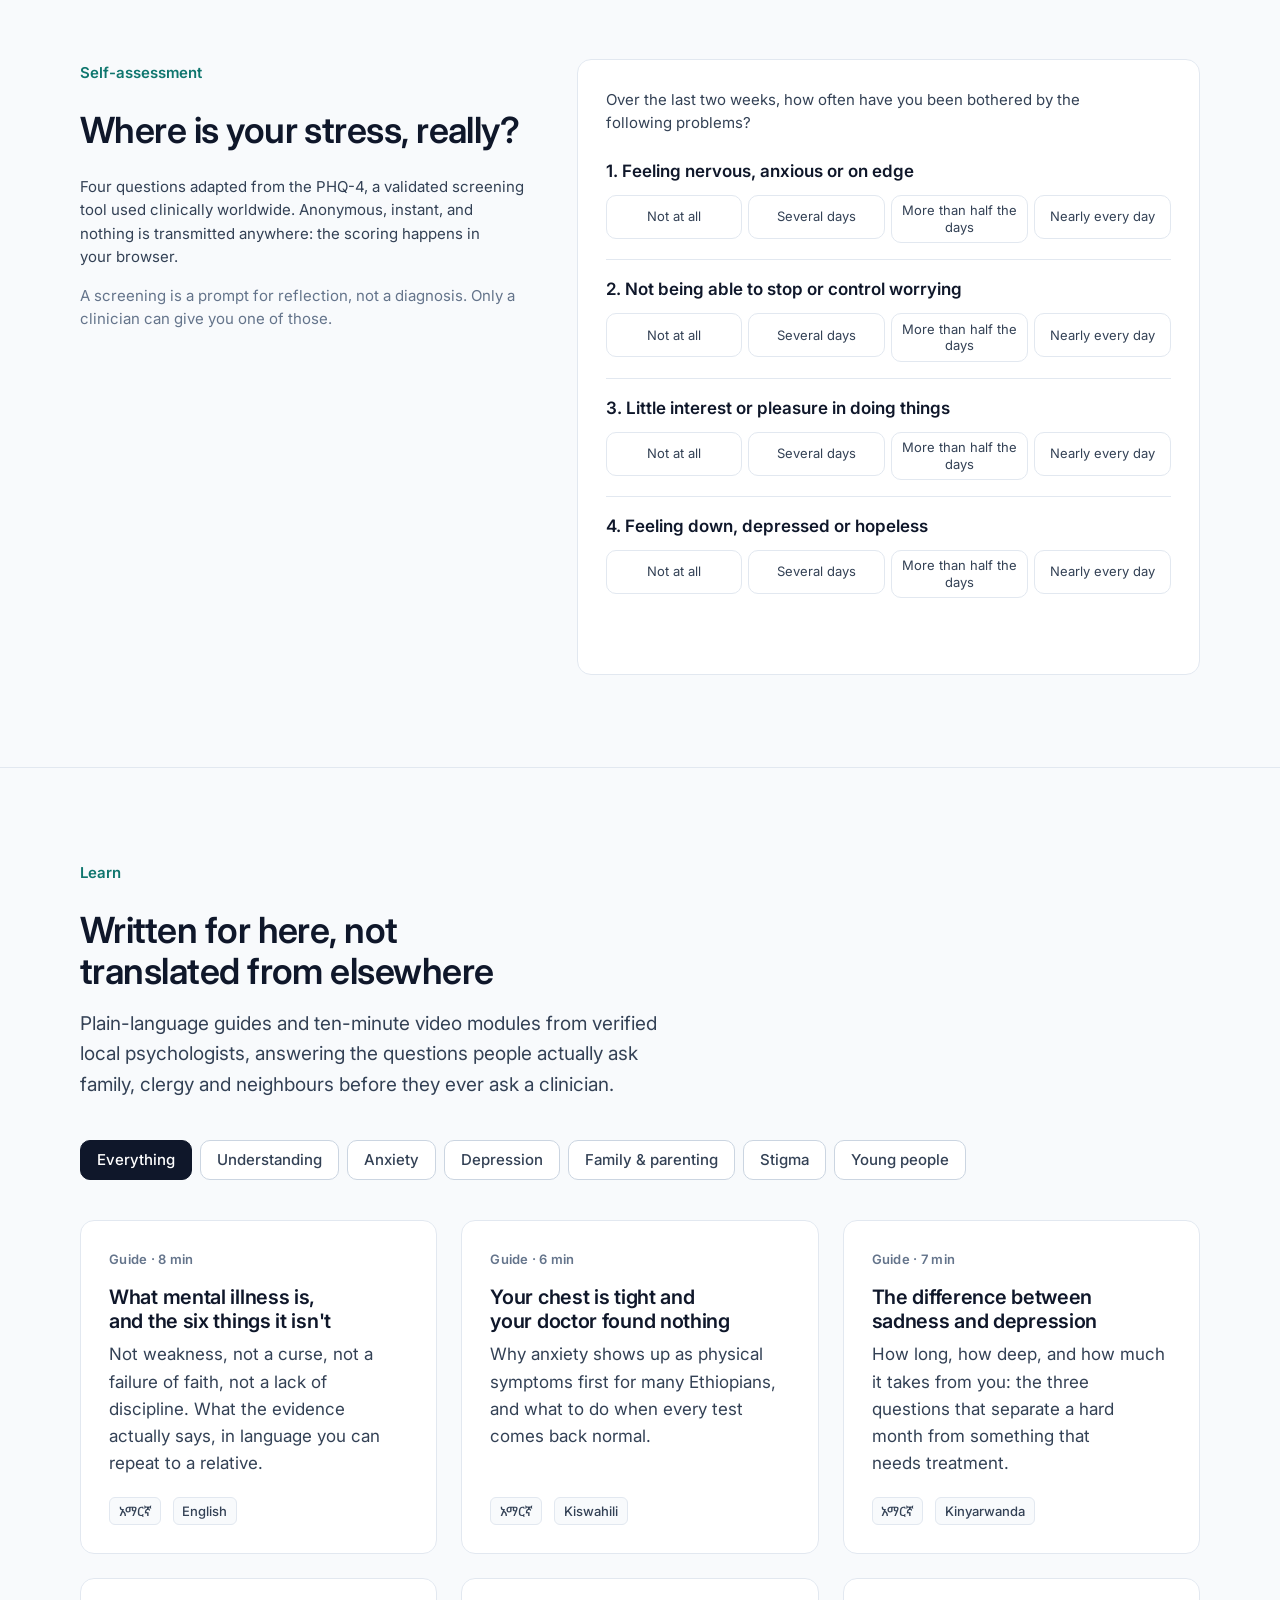
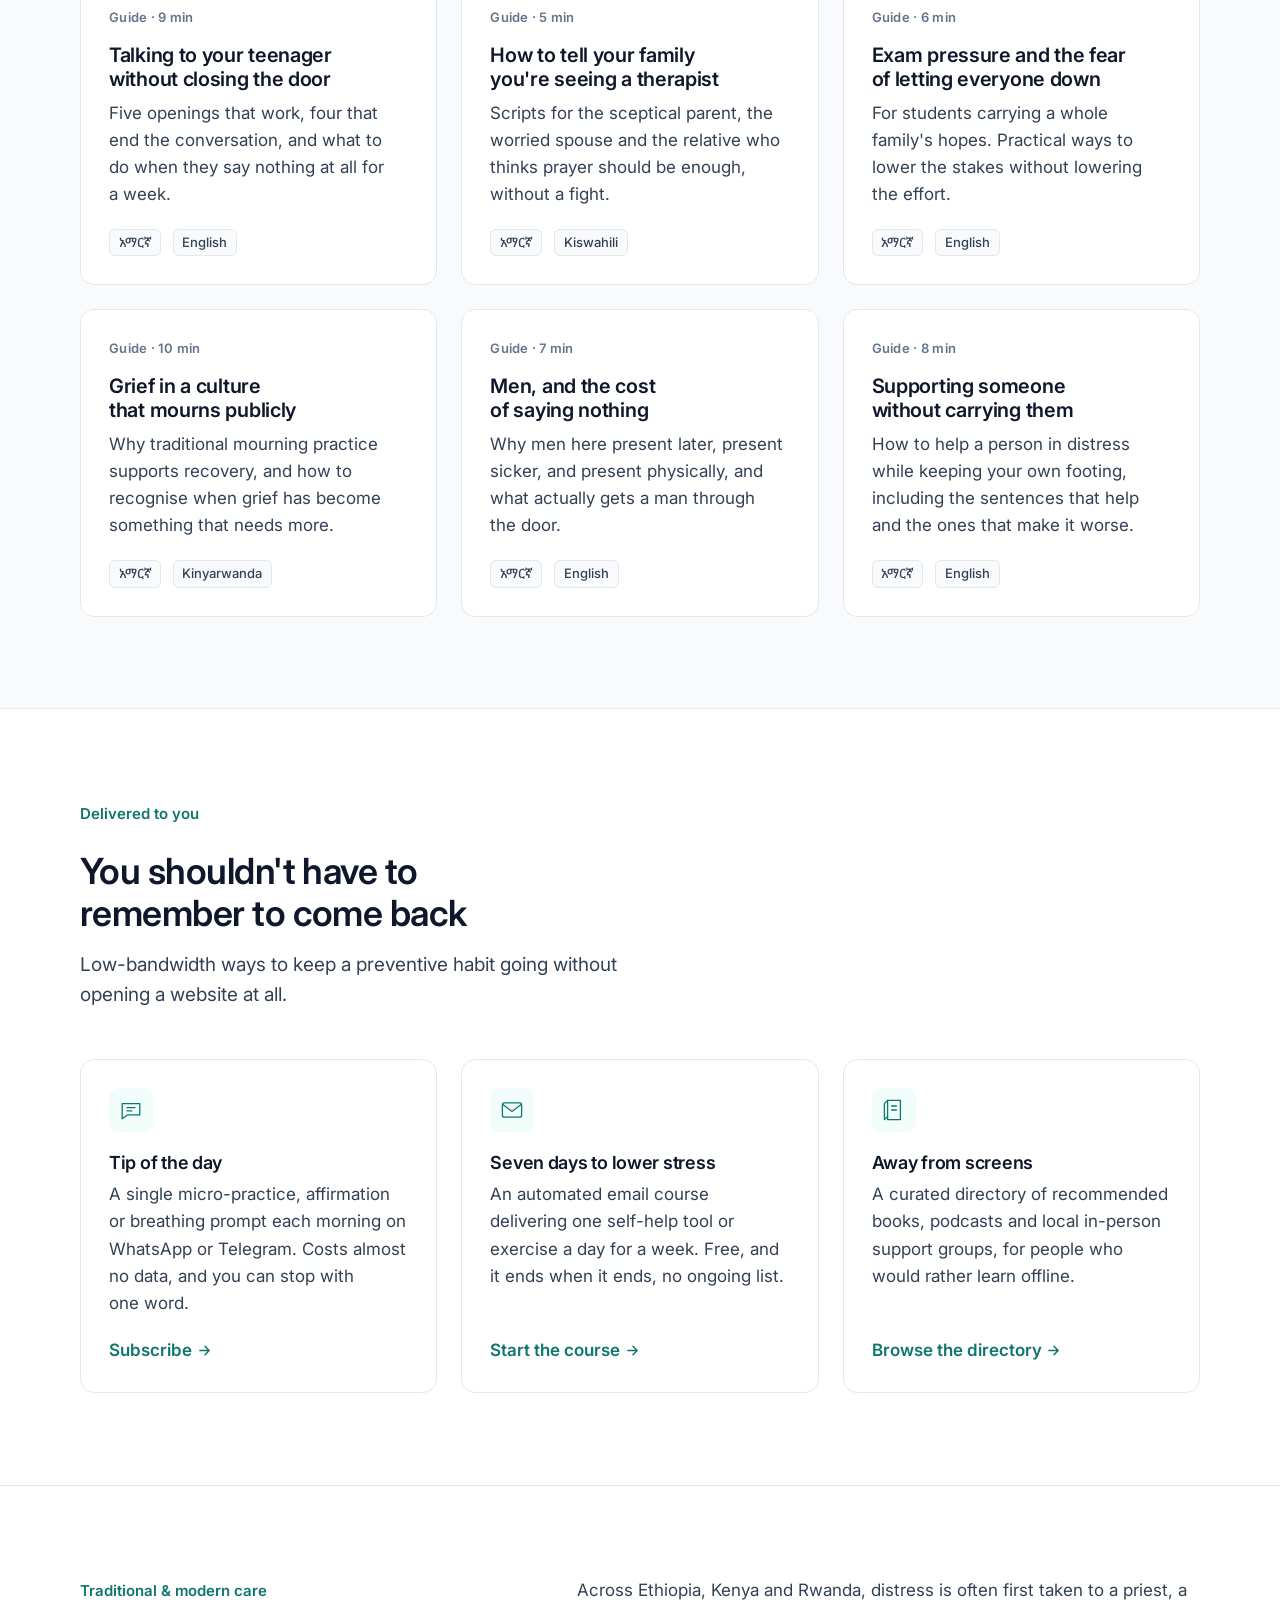
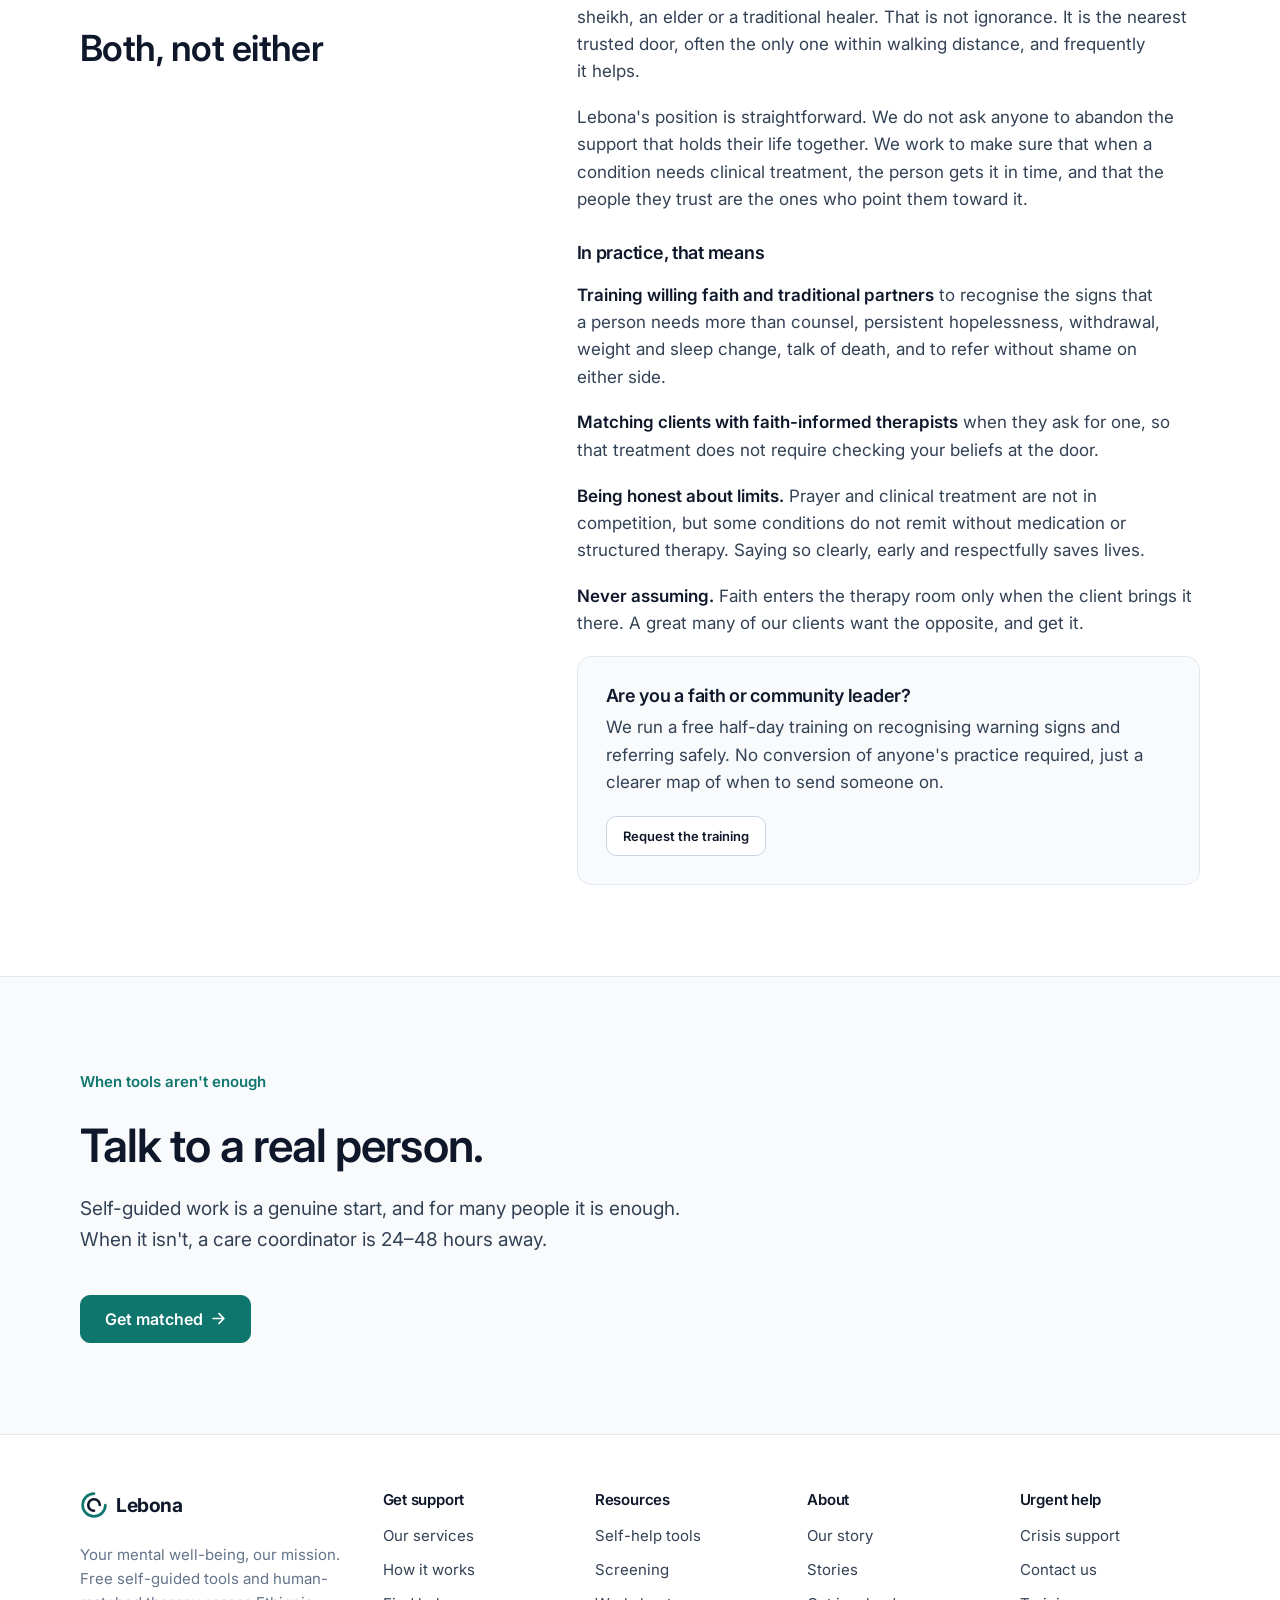
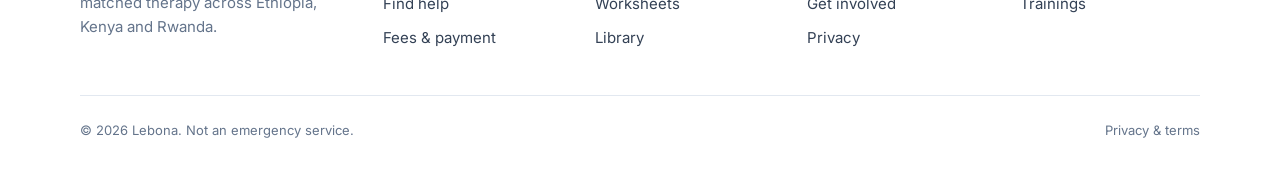
<file: resources.html>
<!doctype html>
<html lang="en">
<head>
<meta charset="utf-8">
<meta name="viewport" content="width=device-width, initial-scale=1">
<meta name="theme-color" content="#FDFBF7">
<link rel="preconnect" href="https://fonts.googleapis.com">
<link rel="preconnect" href="https://fonts.gstatic.com" crossorigin>
<link rel="stylesheet" href="https://fonts.googleapis.com/css2?family=Plus+Jakarta+Sans:wght@400;500;600;700;800&family=Inter:wght@300..700&family=IBM+Plex+Mono:wght@400;500&family=Noto+Sans+Ethiopic:wght@400;500;700&display=swap">
<link rel="stylesheet" href="assets/css/lebona.css">
<script>document.documentElement.className="js";</script>
<link rel="icon" href="data:image/svg+xml,%3Csvg xmlns='http://www.w3.org/2000/svg' viewBox='0 0 32 32'%3E%3Crect width='32' height='32' rx='7' fill='%23E8F5E9'/%3E%3Cpath d='M27 16a11 11 0 1 1-11-11' stroke='%232E7D32' stroke-width='2.6' stroke-linecap='round' fill='none'/%3E%3Cpath d='M21.5 16A5.5 5.5 0 1 0 16 21.5' stroke='%23E07A5F' stroke-width='2.6' stroke-linecap='round' fill='none'/%3E%3C/svg%3E">
<title>Resources, Free tools, guides and articles | Lebona</title>
<meta name="description" content="Free preventive mental health tools for East Africa: guided breathing, grounding, a private journal, mood tracking, an anonymous PHQ-4 screening, CBT worksheets and articles in four languages.">
</head>
<body>
<div data-site-header></div>

<main id="main">

  <section class="page-head">
    <div class="wrap wrap--wide">
      <nav class="crumbs" aria-label="Breadcrumb"><a href="index.html">Home</a><span>/</span><span>Resources</span></nav>
      <div class="split">
        <div>
          <span class="label" data-reveal>Resources</span>
          <h1 class="h1 mt-5" data-reveal>Things you can<br>use tonight.</h1>
        </div>
        <div>
          <p class="lede" data-reveal>This is the preventive core of Lebona, and it is free forever.
            Nothing here requires an account, a payment or a booking, and everything you type stays
            in your own browser.</p>
          <div class="flex gap-4 mt-6 wrap-flex" data-reveal>
            <a class="link" href="#tools">Daily tools</a><span class="faint">·</span>
            <a class="link" href="#screening">Screening</a><span class="faint">·</span>
            <a class="link" href="#worksheets">Worksheets</a><span class="faint">·</span>
            <a class="link" href="#library">Learn</a><span class="faint">·</span>
            <a class="link" href="#channels">Daily tips</a>
          </div>
        </div>
      </div>
    </div>
  </section>

  <!-- TOOLS -->
  <section class="section" id="tools">
    <div class="wrap wrap--wide">
      <div class="section-head" data-reveal>
        <span class="label label--accent">Self-guided tools</span>
        <h2 class="h2 mt-5">Four things that help within minutes</h2>
        <p class="lede">Not a substitute for therapy, and not pretending to be. They are what
          clinicians teach in a first session, daily maintenance, the mental equivalent of
          movement and sleep.</p>
      </div>

      <div class="grid cols-2 mt-8">

        <!-- Breathing -->
        <section class="tool" id="breath" data-reveal>
          <div class="tool__head">
            <span class="num">Tool 01</span>
            <h3 class="h4 mt-3">Guided breathing · 4–7–8</h3>
            <p class="small muted mt-3">Slows the heart rate and interrupts a panic spiral. Follow
              the circle for four cycles.</p>
          </div>
          <div class="tool__body">
            <div class="tool__stage">
              <div class="breath">
                <span>
                  <span class="breath__count">4·7·8</span>
                  <span class="breath__phase">Ready</span>
                </span>
              </div>
            </div>
            <div class="tool__foot">
              <button class="btn btn--sm" type="button" id="breath-btn">Begin</button>
              <span class="small faint" id="breath-cycles"></span>
            </div>
          </div>
        </section>

        <!-- Grounding -->
        <section class="tool" id="ground" data-reveal>
          <div class="tool__head">
            <span class="num">Tool 02</span>
            <h3 class="h4 mt-3">Grounding · 5–4–3–2–1</h3>
            <p class="small muted mt-3">For dissociation, flashbacks or a mind that will not stop.
              Brings attention back into the room through the senses.</p>
          </div>
          <div class="tool__body">
            <div class="tool__stage">
              <div>
                <p class="ground__prompt"></p>
                <div class="ground__dots"></div>
              </div>
            </div>
            <div class="tool__foot">
              <button class="btn btn--sm" type="button" id="ground-btn">Next</button>
              <button class="btn btn--sm btn--ghost" type="button" id="ground-reset" hidden>Start again</button>
            </div>
          </div>
        </section>

        <!-- Mood -->
        <section class="tool" id="mood-wrap" data-reveal>
          <div class="tool__head">
            <span class="num">Tool 03</span>
            <h3 class="h4 mt-3">Daily mood check-in</h3>
            <p class="small muted mt-3">Thirty seconds a day. Patterns become visible long before
              you would have noticed them yourself.</p>
          </div>
          <div class="tool__body">
            <div class="tool__stage" style="align-items:stretch">
              <div style="width:100%">
                <div class="mood" id="mood">
                  <button type="button" data-mood="0"><svg class="mood__face" width="24" height="24" viewBox="0 0 24 24" fill="none"><circle cx="12" cy="12" r="9.2" stroke="currentColor" stroke-width="1.4"/><path d="M8 16c1-1.6 2.3-2.4 4-2.4s3 .8 4 2.4" stroke="currentColor" stroke-width="1.4" stroke-linecap="round"/><circle cx="9" cy="10" r="1" fill="currentColor"/><circle cx="15" cy="10" r="1" fill="currentColor"/></svg>Very low</button>
                  <button type="button" data-mood="1"><svg class="mood__face" width="24" height="24" viewBox="0 0 24 24" fill="none"><circle cx="12" cy="12" r="9.2" stroke="currentColor" stroke-width="1.4"/><path d="M8.6 15.4c.9-.9 2-1.4 3.4-1.4s2.5.5 3.4 1.4" stroke="currentColor" stroke-width="1.4" stroke-linecap="round"/><circle cx="9" cy="10" r="1" fill="currentColor"/><circle cx="15" cy="10" r="1" fill="currentColor"/></svg>Low</button>
                  <button type="button" data-mood="2"><svg class="mood__face" width="24" height="24" viewBox="0 0 24 24" fill="none"><circle cx="12" cy="12" r="9.2" stroke="currentColor" stroke-width="1.4"/><path d="M8.4 15h7.2" stroke="currentColor" stroke-width="1.4" stroke-linecap="round"/><circle cx="9" cy="10" r="1" fill="currentColor"/><circle cx="15" cy="10" r="1" fill="currentColor"/></svg>Okay</button>
                  <button type="button" data-mood="3"><svg class="mood__face" width="24" height="24" viewBox="0 0 24 24" fill="none"><circle cx="12" cy="12" r="9.2" stroke="currentColor" stroke-width="1.4"/><path d="M8.6 14.2c.9.9 2 1.4 3.4 1.4s2.5-.5 3.4-1.4" stroke="currentColor" stroke-width="1.4" stroke-linecap="round"/><circle cx="9" cy="10" r="1" fill="currentColor"/><circle cx="15" cy="10" r="1" fill="currentColor"/></svg>Good</button>
                  <button type="button" data-mood="4"><svg class="mood__face" width="24" height="24" viewBox="0 0 24 24" fill="none"><circle cx="12" cy="12" r="9.2" stroke="currentColor" stroke-width="1.4"/><path d="M8 13.4c1 1.6 2.3 2.4 4 2.4s3-.8 4-2.4" stroke="currentColor" stroke-width="1.4" stroke-linecap="round"/><circle cx="9" cy="10" r="1" fill="currentColor"/><circle cx="15" cy="10" r="1" fill="currentColor"/></svg>Very good</button>
                </div>
                <div id="mood-out" class="mt-5"></div>
              </div>
            </div>
          </div>
        </section>

        <!-- Journal -->
        <section class="tool" id="journal" data-reveal>
          <div class="tool__head">
            <span class="num">Tool 04</span>
            <h3 class="h4 mt-3">Therapy journal</h3>
            <p class="small muted mt-3">A prompt and a blank page. Writing for ten minutes
              measurably reduces rumination, even if nobody ever reads it.</p>
          </div>
          <div class="tool__body">
            <p class="serif mt-3" id="journal-prompt" style="font-size:var(--t-lg);color:var(--ink-900);line-height:1.35;min-height:3.5rem"></p>
            <label class="sr-only" for="journal-text">Your writing</label>
            <textarea class="textarea mt-4" id="journal-text" placeholder="Start anywhere. Nobody else will read this."></textarea>
            <div class="tool__foot mt-4">
              <button class="btn btn--sm btn--ghost" type="button" id="journal-btn">New prompt</button>
              <span class="small faint" id="journal-status"></span>
            </div>
          </div>
        </section>

      </div>

      <!-- Worksheets -->
      <div class="split mt-8" id="worksheets" style="padding-top:var(--sp-7);border-top:1px solid var(--line)">
        <div class="split__aside" data-reveal>
          <h3 class="h4">Printable worksheets</h3>
          <p class="small muted mt-3">Download once, use offline. Designed to be legible on a
            phone screen or printed at a shop.</p>
        </div>
        <div>
          <div class="sheet" data-reveal>
            <svg class="sheet__icon" width="22" height="22" viewBox="0 0 24 24" fill="none"><path d="M6 2h8l4 4v16H6z" stroke="currentColor" stroke-width="1.5" stroke-linejoin="round"/><path d="M14 2v4h4M9 12h6M9 16h4" stroke="currentColor" stroke-width="1.5" stroke-linecap="round"/></svg>
            <div><strong>Thought record (CBT)</strong><div class="small faint">Situation, thought, evidence for and against, balanced view</div></div>
            <span class="sheet__meta">PDF · 2 pages · አማ / EN</span>
          </div>
          <div class="sheet" data-reveal>
            <svg class="sheet__icon" width="22" height="22" viewBox="0 0 24 24" fill="none"><path d="M6 2h8l4 4v16H6z" stroke="currentColor" stroke-width="1.5" stroke-linejoin="round"/><path d="M14 2v4h4M9 12h6M9 16h4" stroke="currentColor" stroke-width="1.5" stroke-linecap="round"/></svg>
            <div><strong>Worry time planner</strong><div class="small faint">Contain rumination to one scheduled twenty-minute window</div></div>
            <span class="sheet__meta">PDF · 1 page · አማ / EN</span>
          </div>
          <div class="sheet" data-reveal>
            <svg class="sheet__icon" width="22" height="22" viewBox="0 0 24 24" fill="none"><path d="M6 2h8l4 4v16H6z" stroke="currentColor" stroke-width="1.5" stroke-linejoin="round"/><path d="M14 2v4h4M9 12h6M9 16h4" stroke="currentColor" stroke-width="1.5" stroke-linecap="round"/></svg>
            <div><strong>Sleep diary, two weeks</strong><div class="small faint">Track sleep, caffeine, screens and mood to find the pattern</div></div>
            <span class="sheet__meta">PDF · 2 pages · አማ / OM / EN</span>
          </div>
          <div class="sheet" data-reveal>
            <svg class="sheet__icon" width="22" height="22" viewBox="0 0 24 24" fill="none"><path d="M6 2h8l4 4v16H6z" stroke="currentColor" stroke-width="1.5" stroke-linejoin="round"/><path d="M14 2v4h4M9 12h6M9 16h4" stroke="currentColor" stroke-width="1.5" stroke-linecap="round"/></svg>
            <div><strong>Safety plan</strong><div class="small faint">Your warning signs, your reasons, your people, your numbers</div></div>
            <span class="sheet__meta">PDF · 2 pages · All languages</span>
          </div>
          <div class="sheet" data-reveal>
            <svg class="sheet__icon" width="22" height="22" viewBox="0 0 24 24" fill="none"><path d="M6 2h8l4 4v16H6z" stroke="currentColor" stroke-width="1.5" stroke-linejoin="round"/><path d="M14 2v4h4M9 12h6M9 16h4" stroke="currentColor" stroke-width="1.5" stroke-linecap="round"/></svg>
            <div><strong>Values &amp; goals map</strong><div class="small faint">What matters to you, and one next action for each</div></div>
            <span class="sheet__meta">PDF · 3 pages · አማ / EN</span>
          </div>
          <div class="sheet" data-reveal>
            <svg class="sheet__icon" width="22" height="22" viewBox="0 0 24 24" fill="none"><path d="M6 2h8l4 4v16H6z" stroke="currentColor" stroke-width="1.5" stroke-linejoin="round"/><path d="M14 2v4h4M9 12h6M9 16h4" stroke="currentColor" stroke-width="1.5" stroke-linecap="round"/></svg>
            <div><strong>Gratitude log &amp; CBT triangle</strong><div class="small faint">Connecting thoughts, feelings and behaviours: the core CBT diagram, explained</div></div>
            <span class="sheet__meta">PDF · 2 pages · አማ / SW / EN</span>
          </div>
          <div class="sheet" data-reveal>
            <svg class="sheet__icon" width="22" height="22" viewBox="0 0 24 24" fill="none"><path d="M6 2h8l4 4v16H6z" stroke="currentColor" stroke-width="1.5" stroke-linejoin="round"/><path d="M14 2v4h4M9 12h6M9 16h4" stroke="currentColor" stroke-width="1.5" stroke-linecap="round"/></svg>
            <div><strong>Box breathing &amp; the RAIN method</strong><div class="small faint">Recognise, Allow, Investigate, Nurture, plus urge surfing for acute anxiety</div></div>
            <span class="sheet__meta">PDF · 2 pages · All languages</span>
          </div>
          <div class="sheet" data-reveal>
            <svg class="sheet__icon" width="22" height="22" viewBox="0 0 24 24" fill="none"><path d="M6 2h8l4 4v16H6z" stroke="currentColor" stroke-width="1.5" stroke-linejoin="round"/><path d="M14 2v4h4M9 12h6M9 16h4" stroke="currentColor" stroke-width="1.5" stroke-linecap="round"/></svg>
            <div><strong>Boundary-setting guide</strong><div class="small faint">Scripts for saying no at work and at home without burning the relationship</div></div>
            <span class="sheet__meta">PDF · 3 pages · SW / EN</span>
          </div>

          <h3 class="h4 mt-8">Starter kits</h3>
          <p class="small muted mt-2">Topic bundles, designed to be read once and kept.</p>
          <div class="grid cols-3 mt-5" style="gap:1rem">
            <div class="card" data-reveal style="padding:1.15rem"><h3 style="font-size:var(--t-base)">The First-Time Therapy Guide</h3><p class="mt-2" style="font-size:var(--t-sm)">What actually happens, what it costs, what to say first.</p></div>
            <div class="card" data-reveal style="padding:1.15rem"><h3 style="font-size:var(--t-base)">The Sleep Hygiene Handbook</h3><p class="mt-2" style="font-size:var(--t-sm)">A two-week protocol for getting sleep back on track.</p></div>
            <div class="card" data-reveal style="padding:1.15rem"><h3 style="font-size:var(--t-base)">Panic Attack First Aid</h3><p class="mt-2" style="font-size:var(--t-sm)">One page, for you or whoever is with you when it happens.</p></div>
          </div>

          <p class="small faint mt-6">Worksheets and kits are being finalised for launch. Ask a
            coordinator and we'll send the current drafts by email.</p>
        </div>
      </div>
    </div>
  </section>

  <!-- SCREENING -->
  <section class="section on-sand" id="screening">
    <div class="wrap wrap--wide">
      <div class="split">
        <div class="split__aside">
          <span class="label label--accent" data-reveal>Self-assessment</span>
          <h2 class="h2 mt-5" data-reveal>Where is your stress, really?</h2>
          <p class="small muted mt-5" data-reveal>Four questions adapted from the PHQ-4, a validated
            screening tool used clinically worldwide. Anonymous, instant, and nothing is transmitted
            anywhere: the scoring happens in your browser.</p>
          <p class="small faint mt-4" data-reveal>A screening is a prompt for reflection, not a
            diagnosis. Only a clinician can give you one of those.</p>
        </div>
        <div class="card" id="screening-card" data-reveal>
          <div>
            <p class="small muted mb-5">Over the last two weeks, how often have you been bothered by
              the following problems?</p>
            <div data-scr-questions></div>
            <div class="mt-6" data-scr-result></div>
            <div class="mt-5">
              <button class="btn btn--sm btn--ghost" type="button" data-scr-reset hidden>Clear answers</button>
            </div>
          </div>
        </div>
      </div>
    </div>
  </section>

  <!-- LIBRARY -->
  <section class="section on-sand" id="library">
    <div class="wrap wrap--wide">
      <div class="section-head" data-reveal>
        <span class="label label--accent">Learn</span>
        <h2 class="h2 mt-5">Written for here, not translated from elsewhere</h2>
        <p class="lede">Plain-language guides and ten-minute video modules from verified local
          psychologists, answering the questions people actually ask family, clergy and neighbours
          before they ever ask a clinician.</p>
      </div>

      <div class="chips mt-7" data-reveal>
        <button class="chip is-selected" type="button" data-filter="all">Everything</button>
        <button class="chip" type="button" data-filter="basics">Understanding</button>
        <button class="chip" type="button" data-filter="anxiety">Anxiety</button>
        <button class="chip" type="button" data-filter="depression">Depression</button>
        <button class="chip" type="button" data-filter="family">Family &amp; parenting</button>
        <button class="chip" type="button" data-filter="stigma">Stigma</button>
        <button class="chip" type="button" data-filter="youth">Young people</button>
      </div>

      <div class="grid cols-3 mt-7">
        <article class="card card--hover" data-tags="basics stigma" data-reveal>
          <span class="num">Guide · 8 min</span>
          <h3 class="mt-4">What mental illness is, and the six things it isn't</h3>
          <p>Not weakness, not a curse, not a failure of faith, not a lack of discipline. What the
            evidence actually says, in language you can repeat to a relative.</p>
          <div class="card__foot flex gap-3"><span class="pill">አማርኛ</span><span class="pill">English</span></div>
        </article>
        <article class="card card--hover" data-tags="anxiety basics" data-reveal>
          <span class="num">Guide · 6 min</span>
          <h3 class="mt-4">Your chest is tight and your doctor found nothing</h3>
          <p>Why anxiety shows up as physical symptoms first for many Ethiopians, and what to do
            when every test comes back normal.</p>
          <div class="card__foot flex gap-3"><span class="pill">አማርኛ</span><span class="pill">Kiswahili</span></div>
        </article>
        <article class="card card--hover" data-tags="depression basics" data-reveal>
          <span class="num">Guide · 7 min</span>
          <h3 class="mt-4">The difference between sadness and depression</h3>
          <p>How long, how deep, and how much it takes from you: the three questions that
            separate a hard month from something that needs treatment.</p>
          <div class="card__foot flex gap-3"><span class="pill">አማርኛ</span><span class="pill">Kinyarwanda</span></div>
        </article>
        <article class="card card--hover" data-tags="family youth" data-reveal>
          <span class="num">Guide · 9 min</span>
          <h3 class="mt-4">Talking to your teenager without closing the door</h3>
          <p>Five openings that work, four that end the conversation, and what to do when they
            say nothing at all for a week.</p>
          <div class="card__foot flex gap-3"><span class="pill">አማርኛ</span><span class="pill">English</span></div>
        </article>
        <article class="card card--hover" data-tags="stigma family" data-reveal>
          <span class="num">Guide · 5 min</span>
          <h3 class="mt-4">How to tell your family you're seeing a therapist</h3>
          <p>Scripts for the sceptical parent, the worried spouse and the relative who thinks
            prayer should be enough, without a fight.</p>
          <div class="card__foot flex gap-3"><span class="pill">አማርኛ</span><span class="pill">Kiswahili</span></div>
        </article>
        <article class="card card--hover" data-tags="anxiety youth" data-reveal>
          <span class="num">Guide · 6 min</span>
          <h3 class="mt-4">Exam pressure and the fear of letting everyone down</h3>
          <p>For students carrying a whole family's hopes. Practical ways to lower the stakes
            without lowering the effort.</p>
          <div class="card__foot flex gap-3"><span class="pill">አማርኛ</span><span class="pill">English</span></div>
        </article>
        <article class="card card--hover" data-tags="basics depression" data-reveal>
          <span class="num">Guide · 10 min</span>
          <h3 class="mt-4">Grief in a culture that mourns publicly</h3>
          <p>Why traditional mourning practice supports recovery, and how to recognise when grief
            has become something that needs more.</p>
          <div class="card__foot flex gap-3"><span class="pill">አማርኛ</span><span class="pill">Kinyarwanda</span></div>
        </article>
        <article class="card card--hover" data-tags="stigma basics" data-reveal>
          <span class="num">Guide · 7 min</span>
          <h3 class="mt-4">Men, and the cost of saying nothing</h3>
          <p>Why men here present later, present sicker, and present physically, and what
            actually gets a man through the door.</p>
          <div class="card__foot flex gap-3"><span class="pill">አማርኛ</span><span class="pill">English</span></div>
        </article>
        <article class="card card--hover" data-tags="family basics" data-reveal>
          <span class="num">Guide · 8 min</span>
          <h3 class="mt-4">Supporting someone without carrying them</h3>
          <p>How to help a person in distress while keeping your own footing, including the
            sentences that help and the ones that make it worse.</p>
          <div class="card__foot flex gap-3"><span class="pill">አማርኛ</span><span class="pill">English</span></div>
        </article>
      </div>
      <p class="empty" id="lib-empty" hidden>Nothing in that category yet, try another.</p>
    </div>
  </section>

  <!-- CHANNELS -->
  <section class="section" id="channels">
    <div class="wrap wrap--wide">
      <div class="section-head" data-reveal>
        <span class="label label--accent">Delivered to you</span>
        <h2 class="h2 mt-5">You shouldn't have to remember to come back</h2>
        <p class="lede">Low-bandwidth ways to keep a preventive habit going without opening a
          website at all.</p>
      </div>
      <div class="grid cols-3 mt-8">
        <div class="card" data-reveal>
          <div class="card__icon"><svg width="28" height="28" viewBox="0 0 30 30" fill="none"><path d="M4 7h22v14H11l-7 5V7Z" stroke="currentColor" stroke-width="1.6" stroke-linejoin="round"/><path d="M10 12h10M10 16h6" stroke="currentColor" stroke-width="1.6" stroke-linecap="round"/></svg></div>
          <h3>Tip of the day</h3>
          <p>A single micro-practice, affirmation or breathing prompt each morning on WhatsApp or
            Telegram. Costs almost no data, and you can stop with one word.</p>
          <div class="card__foot"><a class="link" href="contact.html">Subscribe
            <svg width="13" height="13" viewBox="0 0 14 14" fill="none"><path d="M2 7h10M7.5 2.5 12 7l-4.5 4.5" stroke="currentColor" stroke-width="1.6" stroke-linecap="round" stroke-linejoin="round"/></svg></a></div>
        </div>
        <div class="card" data-reveal>
          <div class="card__icon"><svg width="28" height="28" viewBox="0 0 30 30" fill="none"><rect x="3" y="6" width="24" height="18" rx="2.5" stroke="currentColor" stroke-width="1.6"/><path d="m3.5 8 11.5 9L26.5 8" stroke="currentColor" stroke-width="1.6" stroke-linejoin="round"/></svg></div>
          <h3>Seven days to lower stress</h3>
          <p>An automated email course delivering one self-help tool or exercise a day for a week.
            Free, and it ends when it ends, no ongoing list.</p>
          <div class="card__foot"><a class="link" href="contact.html">Start the course
            <svg width="13" height="13" viewBox="0 0 14 14" fill="none"><path d="M2 7h10M7.5 2.5 12 7l-4.5 4.5" stroke="currentColor" stroke-width="1.6" stroke-linecap="round" stroke-linejoin="round"/></svg></a></div>
        </div>
        <div class="card" data-reveal>
          <div class="card__icon"><svg width="28" height="28" viewBox="0 0 30 30" fill="none"><path d="M7 3h16v24H7z" stroke="currentColor" stroke-width="1.6" stroke-linejoin="round"/><path d="M7 3 3 7v20l4-4M12 10h6M12 15h6" stroke="currentColor" stroke-width="1.6" stroke-linecap="round" stroke-linejoin="round"/></svg></div>
          <h3>Away from screens</h3>
          <p>A curated directory of recommended books, podcasts and local in-person support groups,
            for people who would rather learn offline.</p>
          <div class="card__foot"><a class="link" href="find-help.html">Browse the directory
            <svg width="13" height="13" viewBox="0 0 14 14" fill="none"><path d="M2 7h10M7.5 2.5 12 7l-4.5 4.5" stroke="currentColor" stroke-width="1.6" stroke-linecap="round" stroke-linejoin="round"/></svg></a></div>
        </div>
      </div>
    </div>
  </section>

  <!-- TRADITIONAL -->
  <section class="section" id="traditional">
    <div class="wrap wrap--wide">
      <div class="split">
        <div class="split__aside" data-reveal>
          <span class="label label--accent">Traditional &amp; modern care</span>
          <h2 class="h2 mt-5">Both, not either</h2>
        </div>
        <div class="prose">
          <p data-reveal>Across Ethiopia, Kenya and Rwanda, distress is often first taken to a
            priest, a sheikh, an elder or a traditional healer. That is not ignorance. It is the
            nearest trusted door, often the only one within walking distance, and frequently it
            helps.</p>
          <p data-reveal>Lebona's position is straightforward. We do not ask anyone to abandon the
            support that holds their life together. We work to make sure that when a condition
            needs clinical treatment, the person gets it in time, and that the people they trust
            are the ones who point them toward it.</p>
          <h3 data-reveal>In practice, that means</h3>
          <p data-reveal><strong>Training willing faith and traditional partners</strong> to
            recognise the signs that a person needs more than counsel, persistent hopelessness,
            withdrawal, weight and sleep change, talk of death, and to refer without shame on
            either side.</p>
          <p data-reveal><strong>Matching clients with faith-informed therapists</strong> when they
            ask for one, so that treatment does not require checking your beliefs at the door.</p>
          <p data-reveal><strong>Being honest about limits.</strong> Prayer and clinical treatment
            are not in competition, but some conditions do not remit without medication or
            structured therapy. Saying so clearly, early and respectfully saves lives.</p>
          <p data-reveal><strong>Never assuming.</strong> Faith enters the therapy room only when
            the client brings it there. A great many of our clients want the opposite, and get it.</p>
          <div class="card mt-7" data-reveal style="background:var(--sand-200);border-color:var(--sand-300)">
            <h3 style="margin-top:0">Are you a faith or community leader?</h3>
            <p>We run a free half-day training on recognising warning signs and referring safely.
              No conversion of anyone's practice required, just a clearer map of when to send
              someone on.</p>
            <div class="card__foot"><a class="btn btn--sm" href="contact.html">Request the training</a></div>
          </div>
        </div>
      </div>
    </div>
  </section>

  <section class="cta-band grain" data-reveal>
    <div class="wrap wrap--wide">
      <div class="cta-band__inner">
            <span class="label label--accent">When tools aren't enough</span>
            <h2 class="h1 mt-5">Talk to a real person.</h2>
            <p class="lede mt-5">Self-guided work is a genuine start, and for
              many people it is enough. When it isn't, a care coordinator is 24–48 hours away.</p>
            <a class="btn btn--accent btn--lg mt-7" href="match.html">Get matched
              <svg width="16" height="16" viewBox="0 0 14 14" fill="none"><path d="M2 7h10M7.5 2.5 12 7l-4.5 4.5" stroke="currentColor" stroke-width="1.6" stroke-linecap="round" stroke-linejoin="round"/></svg></a>
        </div>
    </div>
  </section>

</main>

<div data-site-footer></div>
<script src="assets/js/layout.js"></script>
<script src="assets/js/site.js"></script>
<script src="assets/js/tools.js"></script>
</body>
</html>
</file>
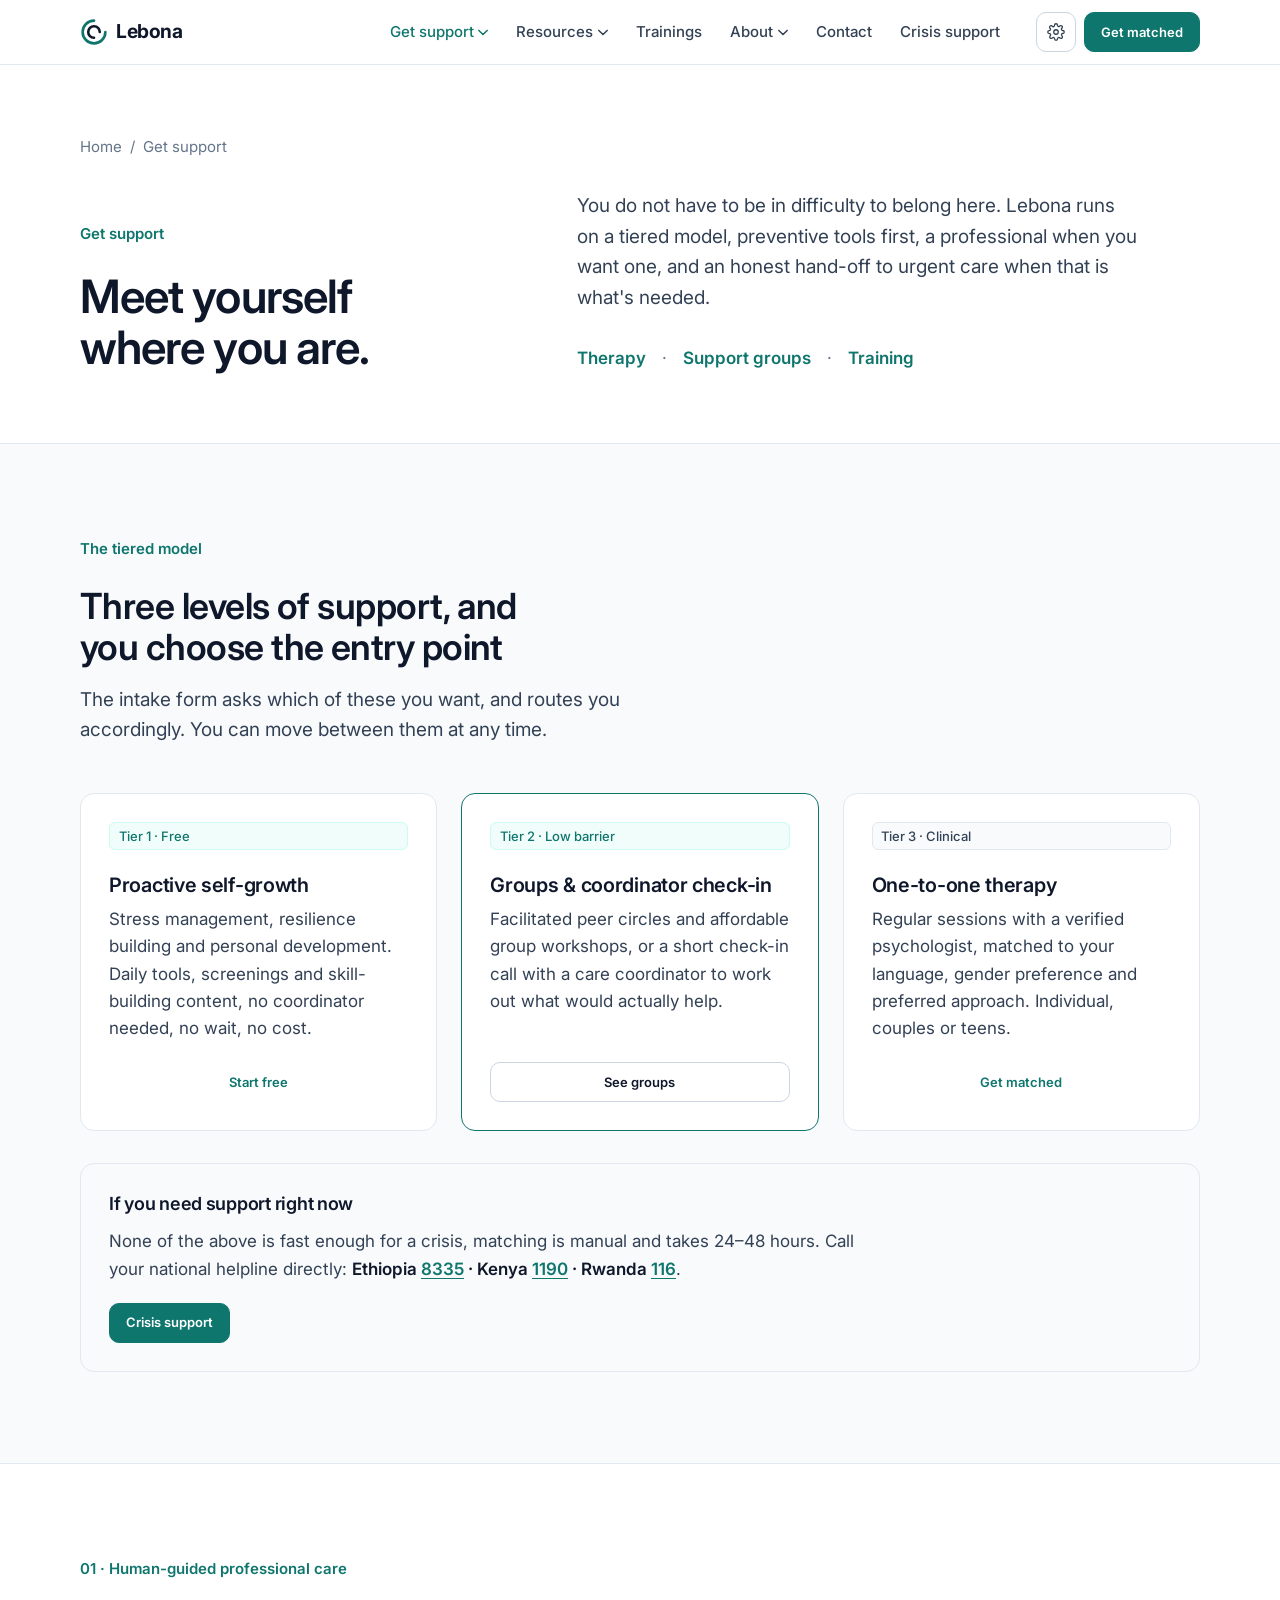
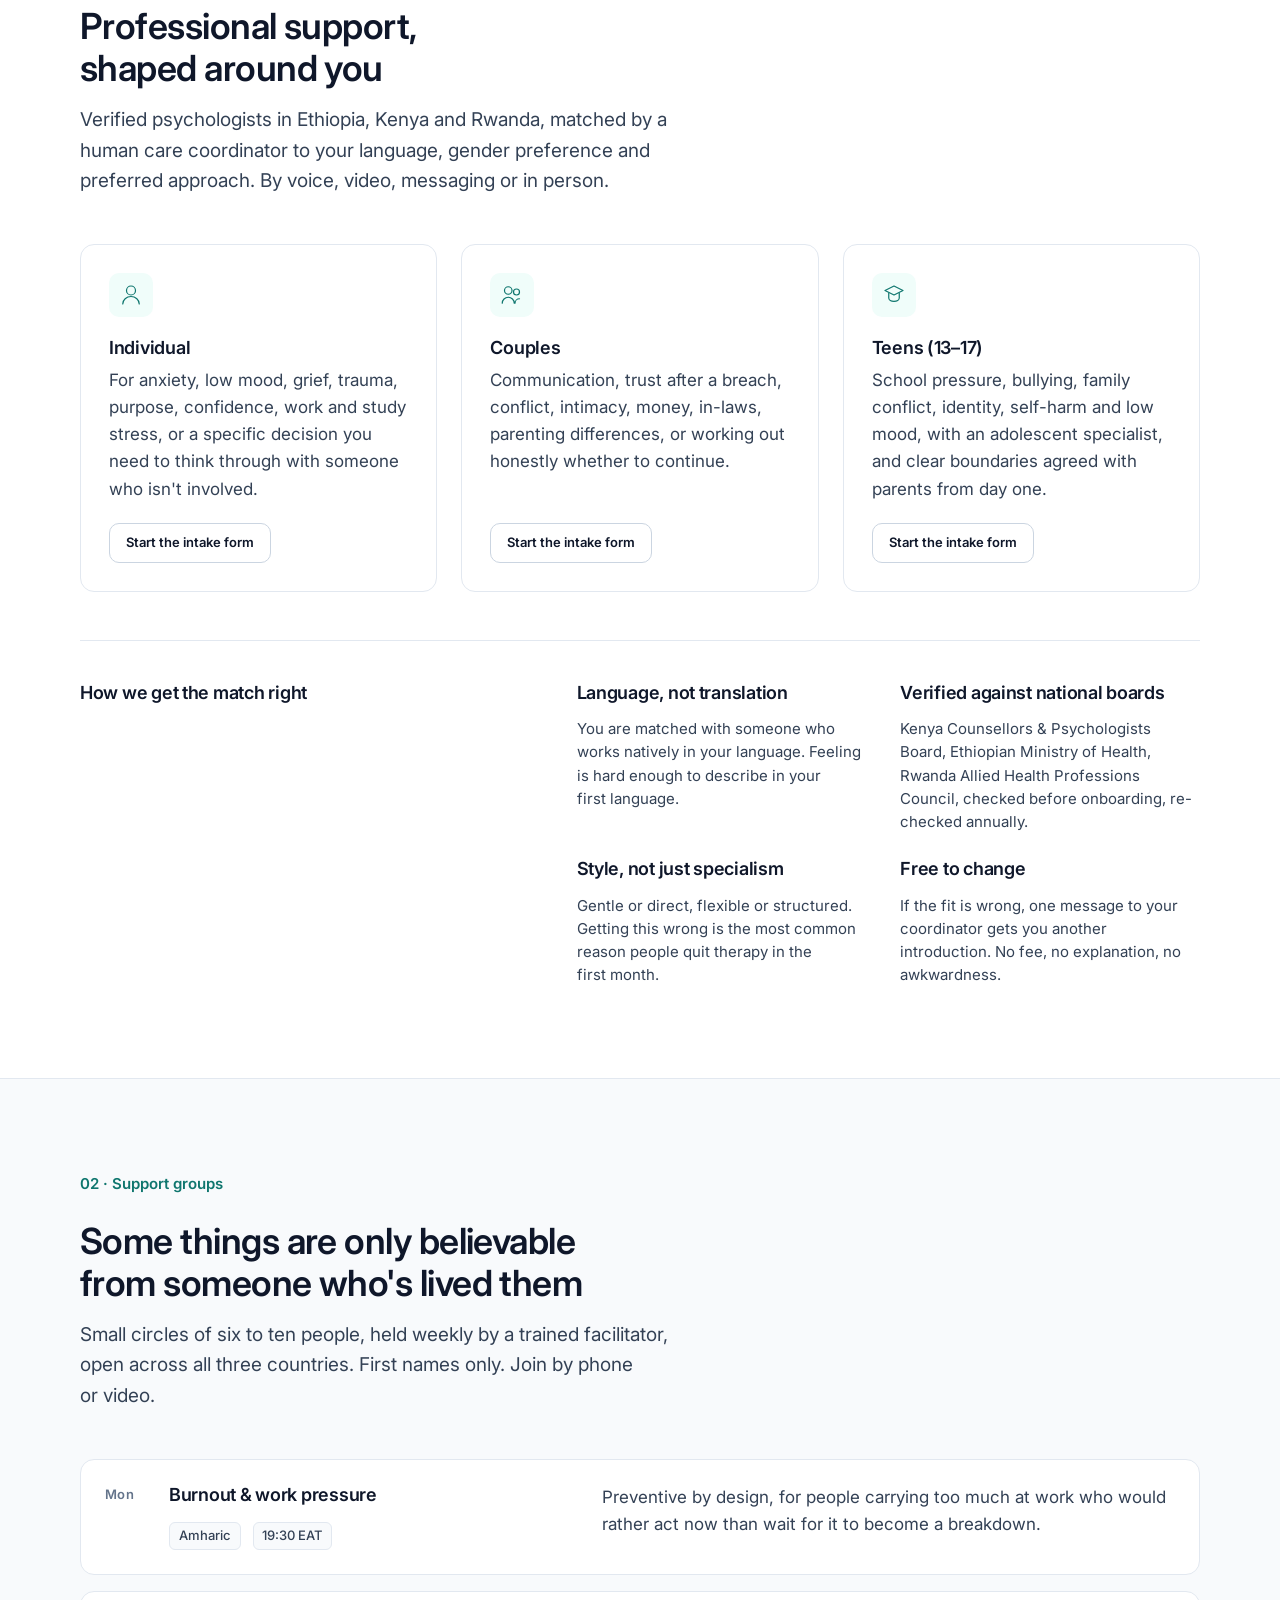
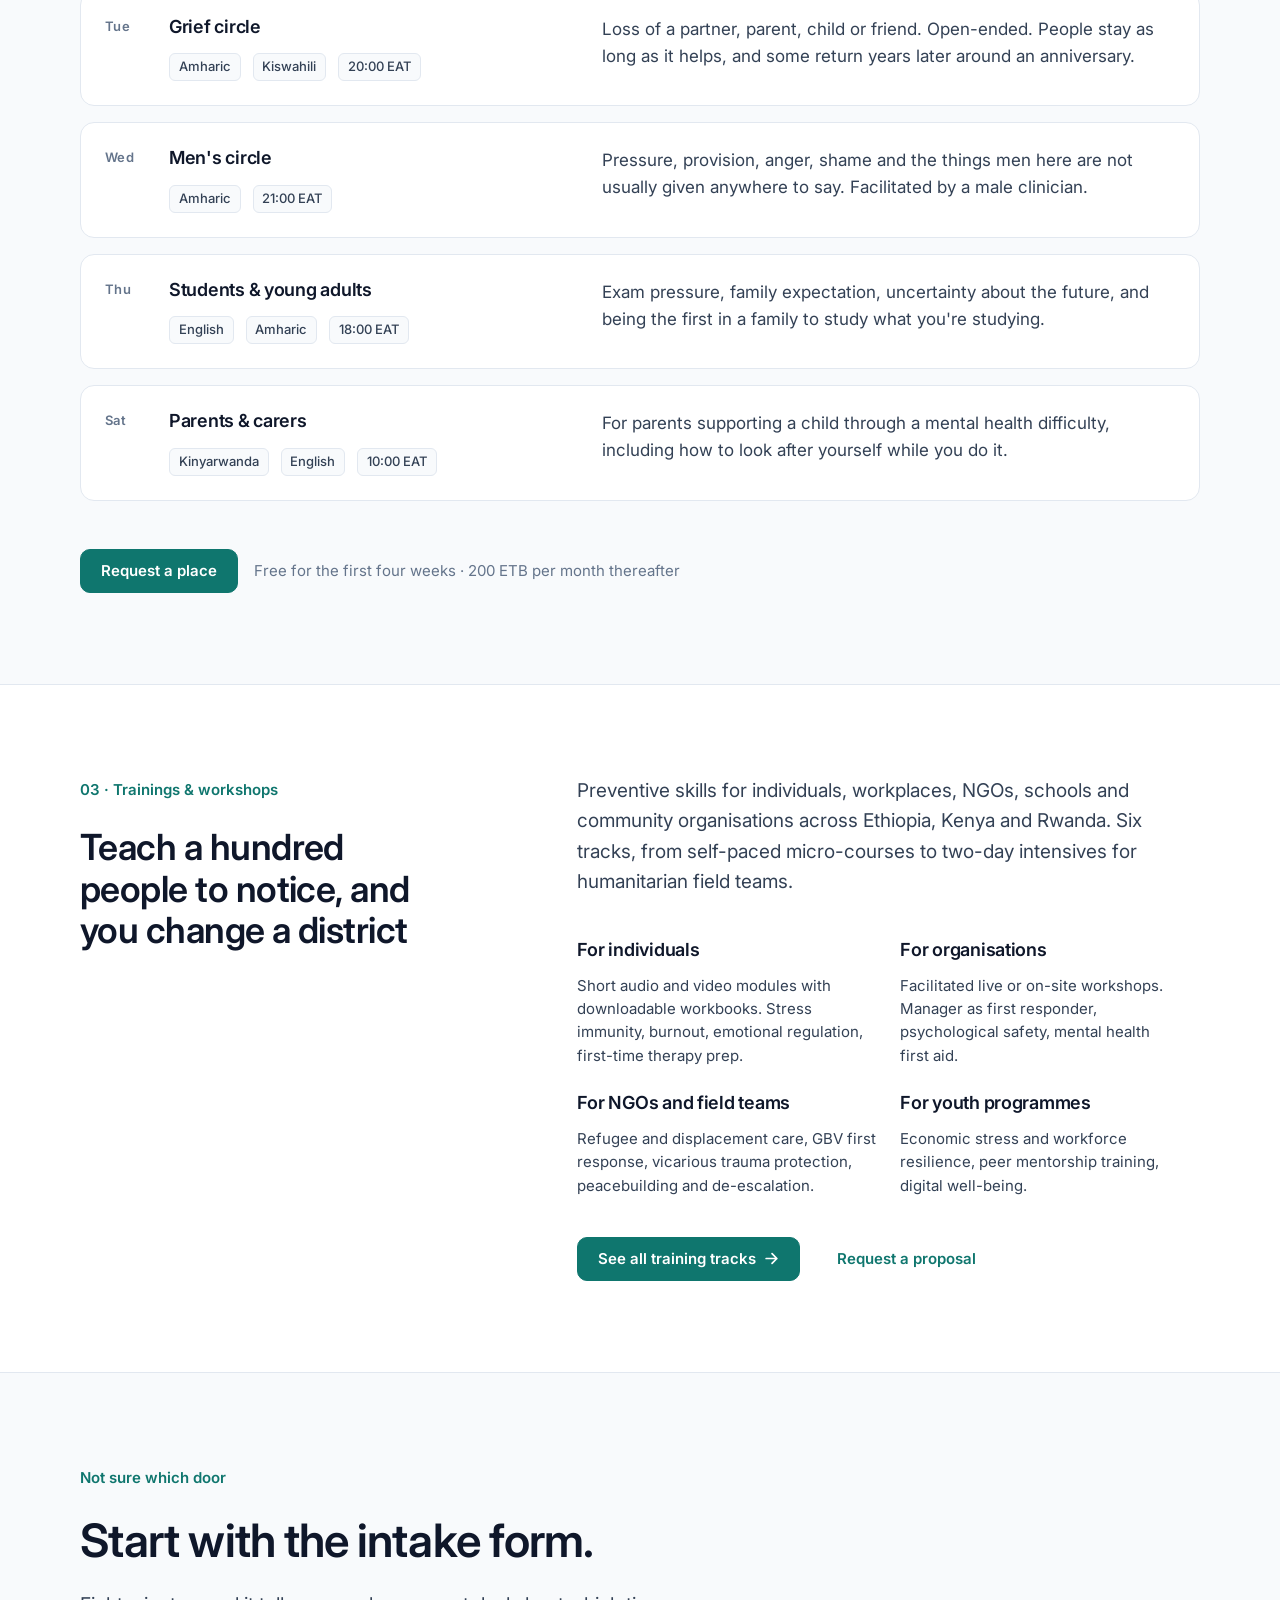
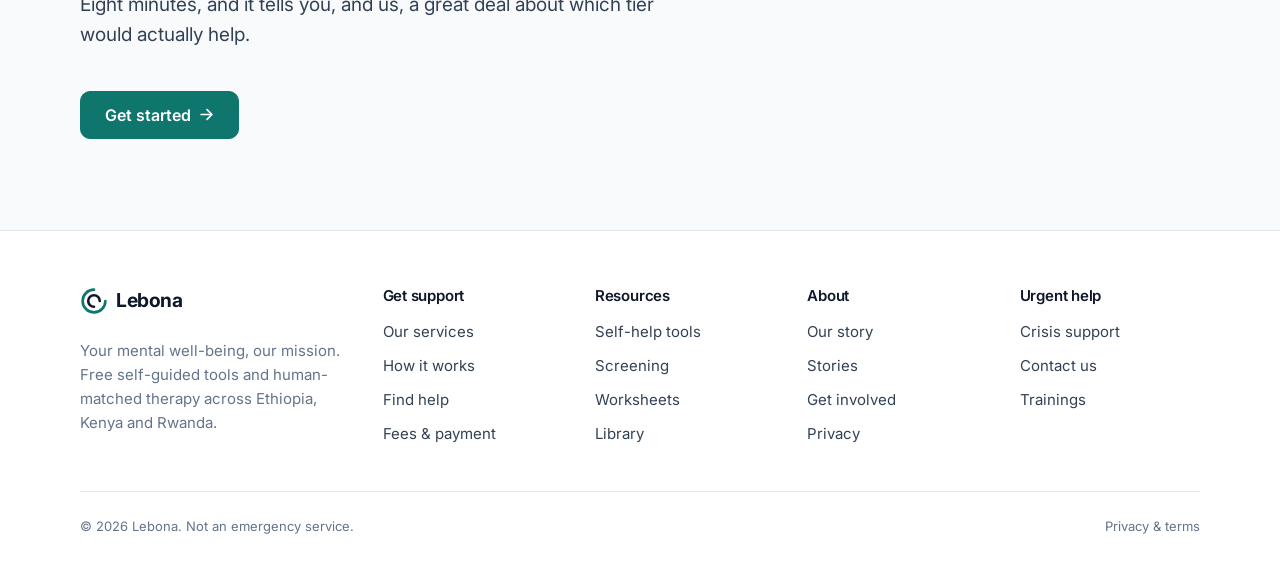
<file: services.html>
<!doctype html>
<html lang="en">
<head>
<meta charset="utf-8">
<meta name="viewport" content="width=device-width, initial-scale=1">
<meta name="theme-color" content="#FDFBF7">
<link rel="preconnect" href="https://fonts.googleapis.com">
<link rel="preconnect" href="https://fonts.gstatic.com" crossorigin>
<link rel="stylesheet" href="https://fonts.googleapis.com/css2?family=Plus+Jakarta+Sans:wght@400;500;600;700;800&family=Inter:wght@300..700&family=IBM+Plex+Mono:wght@400;500&family=Noto+Sans+Ethiopic:wght@400;500;700&display=swap">
<link rel="stylesheet" href="assets/css/lebona.css">
<script>document.documentElement.className="js";</script>
<link rel="icon" href="data:image/svg+xml,%3Csvg xmlns='http://www.w3.org/2000/svg' viewBox='0 0 32 32'%3E%3Crect width='32' height='32' rx='7' fill='%23E8F5E9'/%3E%3Cpath d='M27 16a11 11 0 1 1-11-11' stroke='%232E7D32' stroke-width='2.6' stroke-linecap='round' fill='none'/%3E%3Cpath d='M21.5 16A5.5 5.5 0 1 0 16 21.5' stroke='%23E07A5F' stroke-width='2.6' stroke-linecap='round' fill='none'/%3E%3C/svg%3E">
<title>Get support, Therapy, groups and training | Lebona</title>
<meta name="description" content="Preventive tools, human-matched therapy for individuals, couples and teens, facilitated peer groups, and workplace and school training across Ethiopia, Kenya and Rwanda.">
</head>
<body>
<div data-site-header></div>

<main id="main">

  <section class="page-head">
    <div class="wrap wrap--wide">
      <nav class="crumbs" aria-label="Breadcrumb"><a href="index.html">Home</a><span>/</span><span>Get support</span></nav>
      <div class="split">
        <div>
          <span class="label" data-reveal>Get support</span>
          <h1 class="h1 mt-5" data-reveal>Meet yourself where you are.</h1>
        </div>
        <div>
          <p class="lede" data-reveal>You do not have to be in difficulty to belong here. Lebona
            runs on a tiered model, preventive tools first, a professional when you want one, and
            an honest hand-off to urgent care when that is what's needed.</p>
          <div class="flex gap-4 mt-6 wrap-flex" data-reveal>
            <a class="link" href="#therapy">Therapy</a><span class="faint">·</span>
            <a class="link" href="#groups">Support groups</a><span class="faint">·</span>
            <a class="link" href="#training">Training</a>
          </div>
        </div>
      </div>
    </div>
  </section>

  <!-- TIERS -->
  <section class="section on-sand">
    <div class="wrap wrap--wide">
      <div class="section-head" data-reveal>
        <span class="label label--accent">The tiered model</span>
        <h2 class="h2 mt-5">Three levels of support, and you choose the entry point</h2>
        <p class="lede">The intake form asks which of these you want, and routes you accordingly.
          You can move between them at any time.</p>
      </div>
      <div class="grid cols-3 mt-8">
        <article class="card card--hover" data-reveal>
          <span class="pill pill--green">Tier 1 · Free</span>
          <h3 class="mt-5">Proactive self-growth</h3>
          <p class="mt-2">Stress management, resilience building and personal development. Daily
            tools, screenings and skill-building content, no coordinator needed, no wait, no cost.</p>
          <div class="card__foot"><a class="btn btn--sm btn--ghost btn--block" href="resources.html#tools">Start free</a></div>
        </article>
        <article class="card card--hover" data-reveal style="border-color:var(--green-600)">
          <span class="pill pill--clay">Tier 2 · Low barrier</span>
          <h3 class="mt-5">Groups &amp; coordinator check-in</h3>
          <p class="mt-2">Facilitated peer circles and affordable group workshops, or a short
            check-in call with a care coordinator to work out what would actually help.</p>
          <div class="card__foot"><a class="btn btn--sm btn--block" href="#groups">See groups</a></div>
        </article>
        <article class="card card--hover" data-reveal>
          <span class="pill">Tier 3 · Clinical</span>
          <h3 class="mt-5">One-to-one therapy</h3>
          <p class="mt-2">Regular sessions with a verified psychologist, matched to your language,
            gender preference and preferred approach. Individual, couples or teens.</p>
          <div class="card__foot"><a class="btn btn--sm btn--ghost btn--block" href="match.html">Get matched</a></div>
        </article>
      </div>
      <div class="card mt-6" data-reveal style="background:var(--bg-alt);border-color:var(--line)">
        <h3 class="h4" >If you need support right now</h3>
        <p class="mt-3" style="max-width:48rem">None of the above is fast enough for a
          crisis, matching is manual and takes 24–48 hours. Call your national helpline directly:
          <strong>Ethiopia <a href="tel:8335" style="color:var(--brand);font-weight:600;text-decoration:underline;text-underline-offset:3px">8335</a> · Kenya <a href="tel:1190" style="color:var(--brand);font-weight:600;text-decoration:underline;text-underline-offset:3px">1190</a> · Rwanda <a href="tel:116" style="color:var(--brand);font-weight:600;text-decoration:underline;text-underline-offset:3px">116</a></strong>.</p>
        <div class="card__foot"><a class="btn btn--sm btn--accent" href="crisis.html">Crisis support</a></div>
      </div>
    </div>
  </section>

  <!-- THERAPY -->
  <section class="section" id="therapy">
    <div class="wrap wrap--wide">
      <div class="section-head" data-reveal>
        <span class="label label--accent">01 · Human-guided professional care</span>
        <h2 class="h2 mt-5">Professional support, shaped around you</h2>
        <p class="lede">Verified psychologists in Ethiopia, Kenya and Rwanda, matched by a human
          care coordinator to your language, gender preference and preferred approach. By voice,
          video, messaging or in person.</p>
      </div>

      <div class="grid cols-3 mt-8">
        <article class="card card--hover" data-reveal>
          <div class="card__icon"><svg width="30" height="30" viewBox="0 0 32 32" fill="none"><circle cx="16" cy="10" r="6" stroke="currentColor" stroke-width="1.6"/><path d="M5 28c0-5.5 4.9-10 11-10s11 4.5 11 10" stroke="currentColor" stroke-width="1.6" stroke-linecap="round"/></svg></div>
          <h3>Individual</h3>
          <p>For anxiety, low mood, grief, trauma, purpose, confidence, work and study stress, or
            a specific decision you need to think through with someone who isn't involved.</p>
          <div class="card__foot"><a class="btn btn--sm" href="match.html">Start the intake form</a></div>
        </article>
        <article class="card card--hover" data-reveal>
          <div class="card__icon"><svg width="30" height="30" viewBox="0 0 32 32" fill="none"><circle cx="11" cy="10" r="5" stroke="currentColor" stroke-width="1.6"/><circle cx="22" cy="12" r="4" stroke="currentColor" stroke-width="1.6"/><path d="M3 27c0-4.4 3.6-8 8-8s8 3.6 8 8M20 27c0-3.3 2.7-6 6-6" stroke="currentColor" stroke-width="1.6" stroke-linecap="round"/></svg></div>
          <h3>Couples</h3>
          <p>Communication, trust after a breach, conflict, intimacy, money, in-laws, parenting
            differences, or working out honestly whether to continue.</p>
          <div class="card__foot"><a class="btn btn--sm" href="match.html">Start the intake form</a></div>
        </article>
        <article class="card card--hover" data-reveal>
          <div class="card__icon"><svg width="30" height="30" viewBox="0 0 32 32" fill="none"><path d="M16 4 4 10l12 6 12-6-12-6Z" stroke="currentColor" stroke-width="1.6" stroke-linejoin="round"/><path d="M9 13v7c0 2.5 3.1 4.5 7 4.5s7-2 7-4.5v-7" stroke="currentColor" stroke-width="1.6" stroke-linejoin="round"/></svg></div>
          <h3>Teens (13–17)</h3>
          <p>School pressure, bullying, family conflict, identity, self-harm and low mood, with
            an adolescent specialist, and clear boundaries agreed with parents from day one.</p>
          <div class="card__foot"><a class="btn btn--sm" href="match.html">Start the intake form</a></div>
        </article>
      </div>

      <div class="split mt-8" style="padding-top:var(--sp-7);border-top:1px solid var(--line)">
        <div class="split__aside" data-reveal><h3 class="h4">How we get the match right</h3></div>
        <div class="grid cols-2">
          <div data-reveal><h4 class="h4" style="font-size:var(--t-lg)">Language, not translation</h4>
            <p class="muted small mt-3">You are matched with someone who works natively in your
              language. Feeling is hard enough to describe in your first language.</p></div>
          <div data-reveal><h4 class="h4" style="font-size:var(--t-lg)">Verified against national boards</h4>
            <p class="muted small mt-3">Kenya Counsellors &amp; Psychologists Board, Ethiopian
              Ministry of Health, Rwanda Allied Health Professions Council, checked before
              onboarding, re-checked annually.</p></div>
          <div data-reveal><h4 class="h4" style="font-size:var(--t-lg)">Style, not just specialism</h4>
            <p class="muted small mt-3">Gentle or direct, flexible or structured. Getting this
              wrong is the most common reason people quit therapy in the first month.</p></div>
          <div data-reveal><h4 class="h4" style="font-size:var(--t-lg)">Free to change</h4>
            <p class="muted small mt-3">If the fit is wrong, one message to your coordinator gets
              you another introduction. No fee, no explanation, no awkwardness.</p></div>
        </div>
      </div>
    </div>
  </section>

  <!-- GROUPS -->
  <section class="section on-sand" id="groups">
    <div class="wrap wrap--wide">
      <div class="section-head" data-reveal>
        <span class="label label--accent">02 · Support groups</span>
        <h2 class="h2 mt-5">Some things are only believable from someone who's lived them</h2>
        <p class="lede">Small circles of six to ten people, held weekly by a trained facilitator,
          open across all three countries. First names only. Join by phone or video.</p>
      </div>

      <div class="ledger mt-8">
        <article class="ledger__row" data-reveal><span class="num">Mon</span>
          <div><h3>Burnout &amp; work pressure</h3><div class="flex gap-3 mt-4 wrap-flex"><span class="pill">Amharic</span><span class="pill">19:30 EAT</span></div></div>
          <div><p>Preventive by design, for people carrying too much at work who would rather
            act now than wait for it to become a breakdown.</p></div></article>
        <article class="ledger__row" data-reveal><span class="num">Tue</span>
          <div><h3>Grief circle</h3><div class="flex gap-3 mt-4 wrap-flex"><span class="pill">Amharic</span><span class="pill">Kiswahili</span><span class="pill">20:00 EAT</span></div></div>
          <div><p>Loss of a partner, parent, child or friend. Open-ended. People stay as long as
            it helps, and some return years later around an anniversary.</p></div></article>
        <article class="ledger__row" data-reveal><span class="num">Wed</span>
          <div><h3>Men's circle</h3><div class="flex gap-3 mt-4 wrap-flex"><span class="pill">Amharic</span><span class="pill">21:00 EAT</span></div></div>
          <div><p>Pressure, provision, anger, shame and the things men here are not usually given
            anywhere to say. Facilitated by a male clinician.</p></div></article>
        <article class="ledger__row" data-reveal><span class="num">Thu</span>
          <div><h3>Students &amp; young adults</h3><div class="flex gap-3 mt-4 wrap-flex"><span class="pill">English</span><span class="pill">Amharic</span><span class="pill">18:00 EAT</span></div></div>
          <div><p>Exam pressure, family expectation, uncertainty about the future, and being the
            first in a family to study what you're studying.</p></div></article>
        <article class="ledger__row" data-reveal><span class="num">Sat</span>
          <div><h3>Parents &amp; carers</h3><div class="flex gap-3 mt-4 wrap-flex"><span class="pill">Kinyarwanda</span><span class="pill">English</span><span class="pill">10:00 EAT</span></div></div>
          <div><p>For parents supporting a child through a mental health difficulty, including
            how to look after yourself while you do it.</p></div></article>
      </div>

      <div class="flex gap-4 mt-8 wrap-flex items-center" data-reveal>
        <a class="btn btn--accent" href="contact.html">Request a place</a>
        <span class="small faint">Free for the first four weeks · 200 ETB per month thereafter</span>
      </div>
    </div>
  </section>

  <!-- TRAINING -->
  <section class="section" id="training">
    <div class="wrap wrap--wide">
      <div class="split">
        <div class="split__aside" data-reveal>
          <span class="label label--accent">03 · Trainings &amp; workshops</span>
          <h2 class="h2 mt-5">Teach a hundred people to notice, and you change a district</h2>
        </div>
        <div>
          <p class="lede" data-reveal>Preventive skills for individuals, workplaces, NGOs, schools
            and community organisations across Ethiopia, Kenya and Rwanda. Six tracks, from
            self-paced micro-courses to two-day intensives for humanitarian field teams.</p>
          <div class="grid cols-2 mt-7">
            <div data-reveal><h3 class="h4" style="font-size:var(--t-lg)">For individuals</h3>
              <p class="muted small mt-3">Short audio and video modules with downloadable
                workbooks. Stress immunity, burnout, emotional regulation, first-time therapy prep.</p></div>
            <div data-reveal><h3 class="h4" style="font-size:var(--t-lg)">For organisations</h3>
              <p class="muted small mt-3">Facilitated live or on-site workshops. Manager as first
                responder, psychological safety, mental health first aid.</p></div>
            <div data-reveal><h3 class="h4" style="font-size:var(--t-lg)">For NGOs and field teams</h3>
              <p class="muted small mt-3">Refugee and displacement care, GBV first response,
                vicarious trauma protection, peacebuilding and de-escalation.</p></div>
            <div data-reveal><h3 class="h4" style="font-size:var(--t-lg)">For youth programmes</h3>
              <p class="muted small mt-3">Economic stress and workforce resilience, peer mentorship
                training, digital well-being.</p></div>
          </div>
          <div class="flex gap-4 mt-7 wrap-flex" data-reveal>
            <a class="btn btn--accent" href="trainings.html">See all training tracks
              <svg width="15" height="15" viewBox="0 0 14 14" fill="none"><path d="M2 7h10M7.5 2.5 12 7l-4.5 4.5" stroke="currentColor" stroke-width="1.6" stroke-linecap="round" stroke-linejoin="round"/></svg></a>
            <a class="btn btn--ghost" href="contact.html">Request a proposal</a>
          </div>
        </div>
      </div>
    </div>
  </section>

  <section class="cta-band grain" data-reveal>
    <div class="wrap wrap--wide">
      <div class="cta-band__inner">
            <span class="label label--accent">Not sure which door</span>
            <h2 class="h1 mt-5">Start with the intake form.</h2>
            <p class="lede mt-5">Eight minutes, and it tells you, and us, a
              great deal about which tier would actually help.</p>
            <a class="btn btn--accent btn--lg mt-7" href="match.html">Get started
              <svg width="16" height="16" viewBox="0 0 14 14" fill="none"><path d="M2 7h10M7.5 2.5 12 7l-4.5 4.5" stroke="currentColor" stroke-width="1.6" stroke-linecap="round" stroke-linejoin="round"/></svg></a>
        </div>
    </div>
  </section>

</main>

<div data-site-footer></div>
<script src="assets/js/layout.js"></script>
<script src="assets/js/site.js"></script>
</body>
</html>
</file>
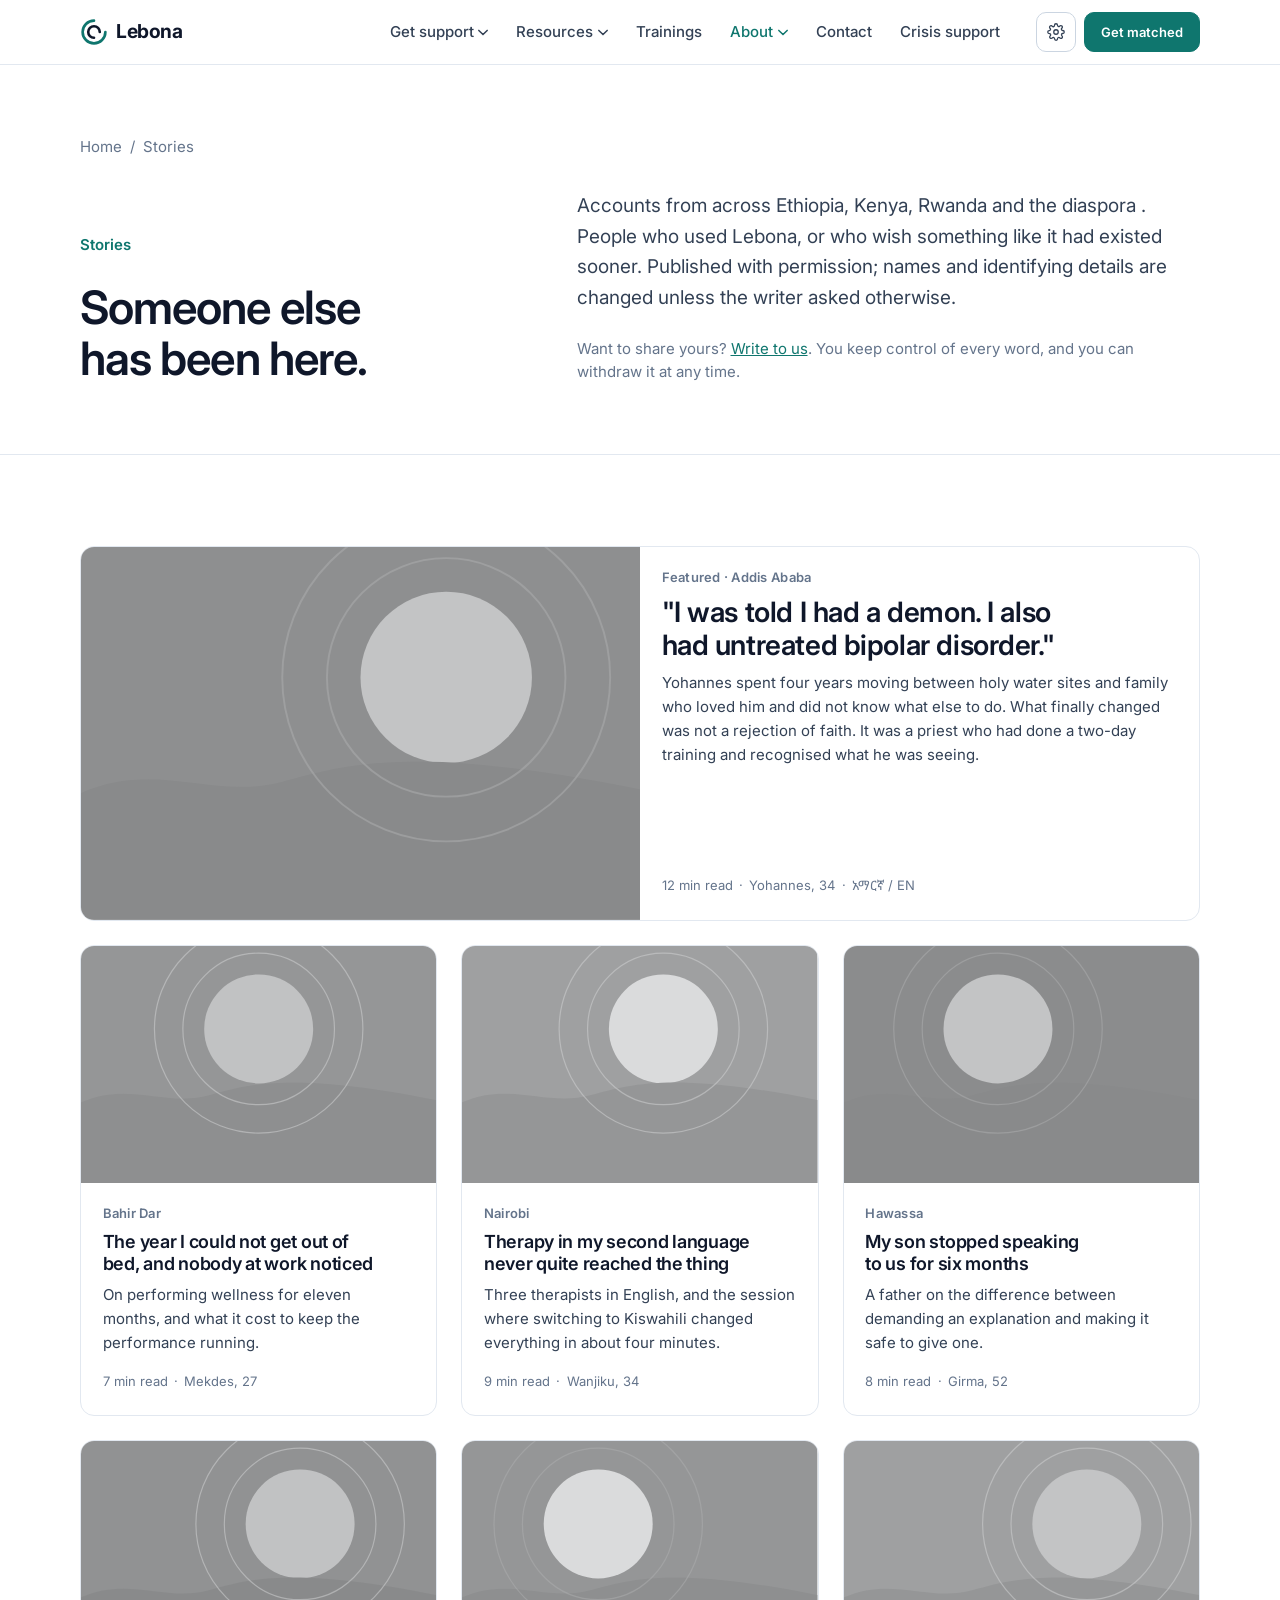
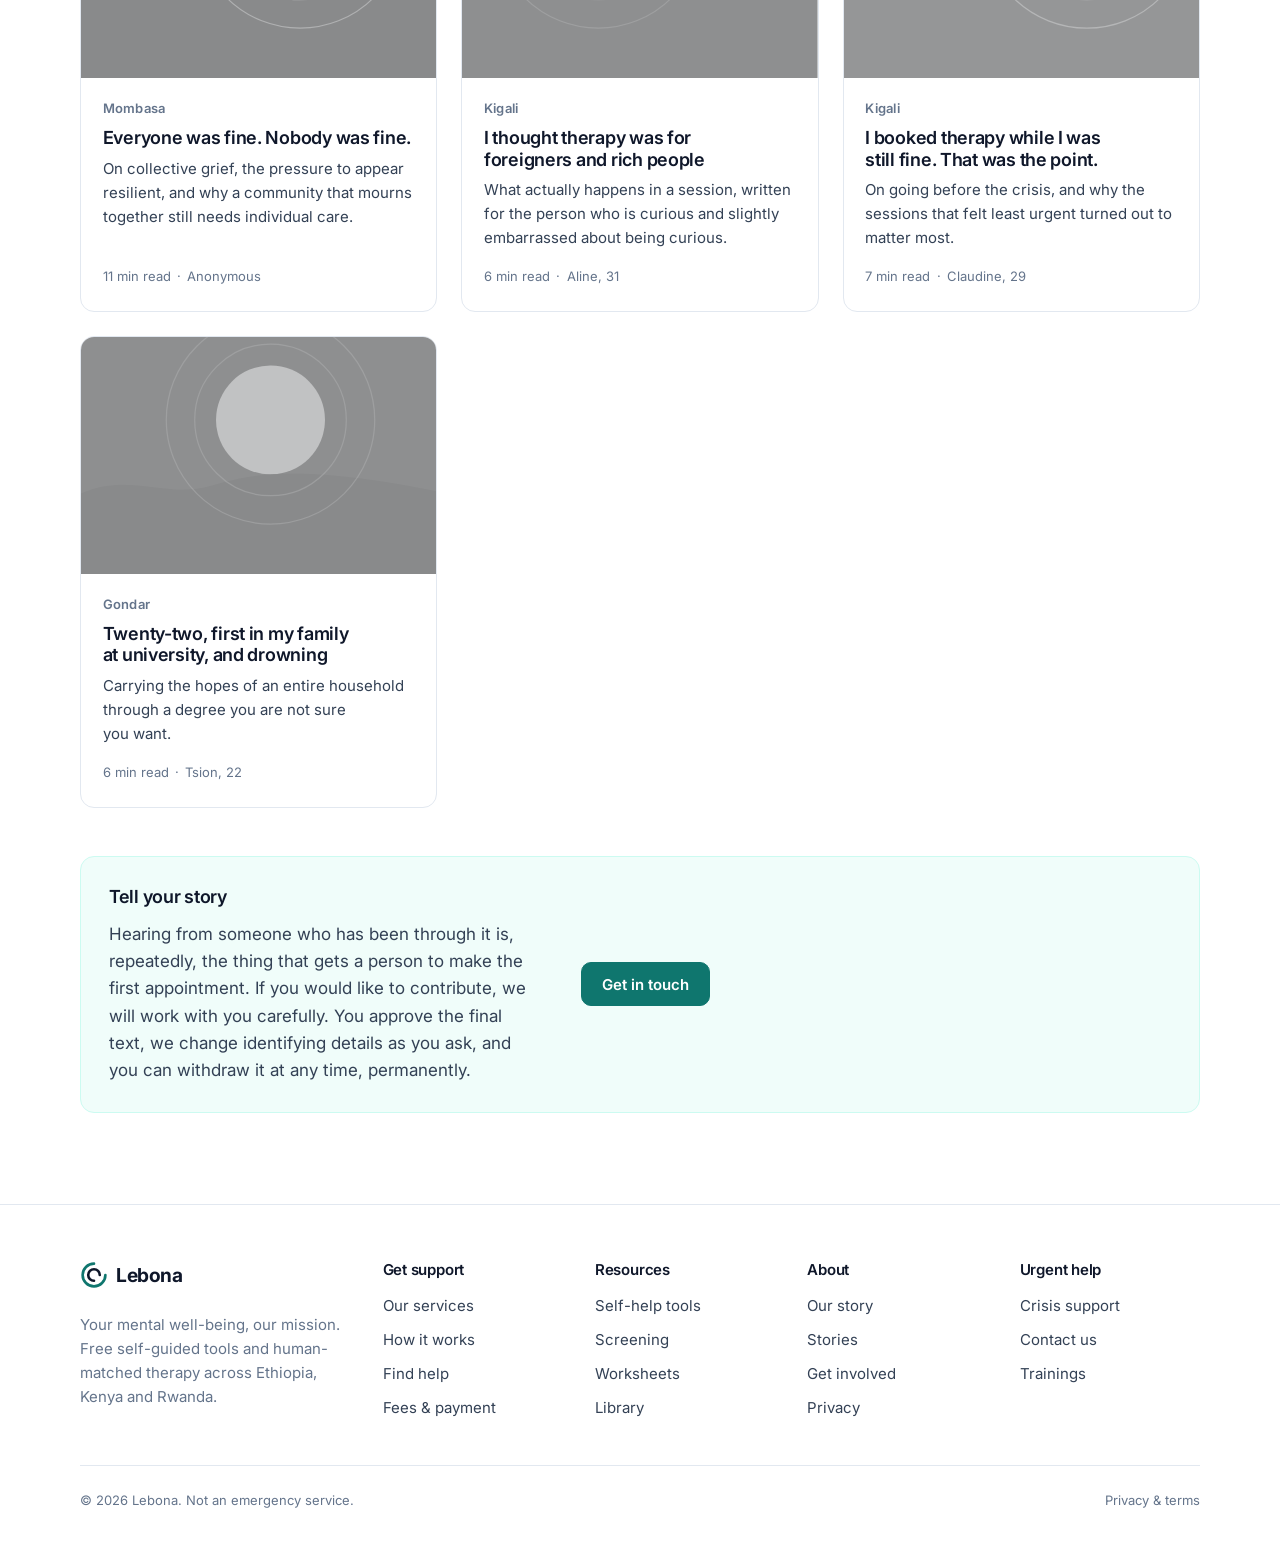
<file: stories.html>
<!doctype html>
<html lang="en">
<head>
<meta charset="utf-8">
<meta name="viewport" content="width=device-width, initial-scale=1">
<meta name="theme-color" content="#FDFBF7">
<link rel="preconnect" href="https://fonts.googleapis.com">
<link rel="preconnect" href="https://fonts.gstatic.com" crossorigin>
<link rel="stylesheet" href="https://fonts.googleapis.com/css2?family=Plus+Jakarta+Sans:wght@400;500;600;700;800&family=Inter:wght@300..700&family=IBM+Plex+Mono:wght@400;500&family=Noto+Sans+Ethiopic:wght@400;500;700&display=swap">
<link rel="stylesheet" href="assets/css/lebona.css">
<script>document.documentElement.className="js";</script>
<link rel="icon" href="data:image/svg+xml,%3Csvg xmlns='http://www.w3.org/2000/svg' viewBox='0 0 32 32'%3E%3Crect width='32' height='32' rx='7' fill='%23E8F5E9'/%3E%3Cpath d='M27 16a11 11 0 1 1-11-11' stroke='%232E7D32' stroke-width='2.6' stroke-linecap='round' fill='none'/%3E%3Cpath d='M21.5 16A5.5 5.5 0 1 0 16 21.5' stroke='%23E07A5F' stroke-width='2.6' stroke-linecap='round' fill='none'/%3E%3C/svg%3E">
<title>Stories, Voices from across Ethiopia | Lebona</title>
<meta name="description" content="Personal accounts of mental health, prevention and asking for help, shared by people across Ethiopia, Kenya, Rwanda and the diaspora.">
</head>
<body>
<div data-site-header></div>

<main id="main">

  <section class="page-head">
    <div class="wrap wrap--wide">
      <nav class="crumbs" aria-label="Breadcrumb"><a href="index.html">Home</a><span>/</span><span>Stories</span></nav>
      <div class="split">
        <div>
          <span class="label" data-reveal>Stories</span>
          <h1 class="h1 mt-5" data-reveal>Someone else<br>has been here.</h1>
        </div>
        <div>
          <p class="lede" data-reveal>Accounts from across Ethiopia, Kenya, Rwanda and the diaspora
           . People who used Lebona, or who wish something like it had existed sooner. Published
            with permission; names and identifying details are changed unless the writer asked
            otherwise.</p>
          <p class="small faint mt-5" data-reveal>Want to share yours? <a href="contact.html" style="color:var(--clay-700);text-decoration:underline">Write to us</a>. You keep control of every word, and you can withdraw it at any time.</p>
        </div>
      </div>
    </div>
  </section>

  <section class="section">
    <div class="wrap wrap--wide">
      <div class="grid cols-3">

        <article class="post post--feature" data-reveal>
          <div class="post__img"><svg viewBox="0 0 300 200" fill="none" role="img" aria-label="Abstract illustration"><rect width="300" height="200" fill="#0D2C25"/><circle cx="196" cy="70" r="46" fill="#E07A5F"/><path d="M0 132c40-18 72 4 108-6s72-20 192 4v70H0Z" fill="#08201B"/><g stroke="#2F6E5D" stroke-width="1" opacity=".55" fill="none"><circle cx="196" cy="70" r="64"/><circle cx="196" cy="70" r="88"/></g></svg></div>
          <div class="post__body">
            <span class="num">Featured · Addis Ababa</span>
            <h3>"I was told I had a demon. I also had untreated bipolar disorder."</h3>
            <p>Yohannes spent four years moving between holy water sites and family who loved him
              and did not know what else to do. What finally changed was not a rejection of faith. 
              It was a priest who had done a two-day training and recognised what he was seeing.</p>
            <div class="post__foot"><span>12 min read</span><span>·</span><span>Yohannes, 34</span><span>·</span><span>አማርኛ / EN</span></div>
          </div>
        </article>

        <article class="post" data-reveal>
          <div class="post__img"><svg viewBox="0 0 300 200" fill="none" role="img" aria-label="Abstract illustration"><rect width="300" height="200" fill="#143C34"/><circle cx="150" cy="70" r="46" fill="#CE7B5A"/><path d="M0 132c40-18 72 4 108-6s72-20 192 4v70H0Z" fill="#0D2C25"/><g stroke="#86AFA2" stroke-width="1" opacity=".55" fill="none"><circle cx="150" cy="70" r="64"/><circle cx="150" cy="70" r="88"/></g></svg></div>
          <div class="post__body">
            <span class="num">Bahir Dar</span>
            <h3>The year I could not get out of bed, and nobody at work noticed</h3>
            <p>On performing wellness for eleven months, and what it cost to keep the performance
              running.</p>
            <div class="post__foot"><span>7 min read</span><span>·</span><span>Mekdes, 27</span></div>
          </div>
        </article>

        <article class="post" data-reveal>
          <div class="post__img"><svg viewBox="0 0 300 200" fill="none" role="img" aria-label="Abstract illustration"><rect width="300" height="200" fill="#1D5347"/><circle cx="170" cy="70" r="46" fill="#E6B49A"/><path d="M0 132c40-18 72 4 108-6s72-20 192 4v70H0Z" fill="#143C34"/><g stroke="#86AFA2" stroke-width="1" opacity=".55" fill="none"><circle cx="170" cy="70" r="64"/><circle cx="170" cy="70" r="88"/></g></svg></div>
          <div class="post__body">
            <span class="num">Nairobi</span>
            <h3>Therapy in my second language never quite reached the thing</h3>
            <p>Three therapists in English, and the session where switching to Kiswahili changed
              everything in about four minutes.</p>
            <div class="post__foot"><span>9 min read</span><span>·</span><span>Wanjiku, 34</span></div>
          </div>
        </article>

        <article class="post" data-reveal>
          <div class="post__img"><svg viewBox="0 0 300 200" fill="none" role="img" aria-label="Abstract illustration"><rect width="300" height="200" fill="#0B241F"/><circle cx="130" cy="70" r="46" fill="#E07A5F"/><path d="M0 132c40-18 72 4 108-6s72-20 192 4v70H0Z" fill="#08201B"/><g stroke="#2F6E5D" stroke-width="1" opacity=".55" fill="none"><circle cx="130" cy="70" r="64"/><circle cx="130" cy="70" r="88"/></g></svg></div>
          <div class="post__body">
            <span class="num">Hawassa</span>
            <h3>My son stopped speaking to us for six months</h3>
            <p>A father on the difference between demanding an explanation and making it safe to
              give one.</p>
            <div class="post__foot"><span>8 min read</span><span>·</span><span>Girma, 52</span></div>
          </div>
        </article>

        <article class="post" data-reveal>
          <div class="post__img"><svg viewBox="0 0 300 200" fill="none" role="img" aria-label="Abstract illustration"><rect width="300" height="200" fill="#10312A"/><circle cx="185" cy="70" r="46" fill="#CE7B5A"/><path d="M0 132c40-18 72 4 108-6s72-20 192 4v70H0Z" fill="#08201B"/><g stroke="#86AFA2" stroke-width="1" opacity=".55" fill="none"><circle cx="185" cy="70" r="64"/><circle cx="185" cy="70" r="88"/></g></svg></div>
          <div class="post__body">
            <span class="num">Mombasa</span>
            <h3>Everyone was fine. Nobody was fine.</h3>
            <p>On collective grief, the pressure to appear resilient, and why a community that
              mourns together still needs individual care.</p>
            <div class="post__foot"><span>11 min read</span><span>·</span><span>Anonymous</span></div>
          </div>
        </article>

        <article class="post" data-reveal>
          <div class="post__img"><svg viewBox="0 0 300 200" fill="none" role="img" aria-label="Abstract illustration"><rect width="300" height="200" fill="#143C34"/><circle cx="115" cy="70" r="46" fill="#E6B49A"/><path d="M0 132c40-18 72 4 108-6s72-20 192 4v70H0Z" fill="#0D2C25"/><g stroke="#2F6E5D" stroke-width="1" opacity=".55" fill="none"><circle cx="115" cy="70" r="64"/><circle cx="115" cy="70" r="88"/></g></svg></div>
          <div class="post__body">
            <span class="num">Kigali</span>
            <h3>I thought therapy was for foreigners and rich people</h3>
            <p>What actually happens in a session, written for the person who is curious and
              slightly embarrassed about being curious.</p>
            <div class="post__foot"><span>6 min read</span><span>·</span><span>Aline, 31</span></div>
          </div>
        </article>

        <article class="post" data-reveal>
          <div class="post__img"><svg viewBox="0 0 300 200" fill="none" role="img" aria-label="Abstract illustration"><rect width="300" height="200" fill="#1D5347"/><circle cx="205" cy="70" r="46" fill="#E07A5F"/><path d="M0 132c40-18 72 4 108-6s72-20 192 4v70H0Z" fill="#143C34"/><g stroke="#86AFA2" stroke-width="1" opacity=".55" fill="none"><circle cx="205" cy="70" r="64"/><circle cx="205" cy="70" r="88"/></g></svg></div>
          <div class="post__body">
            <span class="num">Kigali</span>
            <h3>I booked therapy while I was still fine. That was the point.</h3>
            <p>On going before the crisis, and why the sessions that felt least urgent turned out
              to matter most.</p>
            <div class="post__foot"><span>7 min read</span><span>·</span><span>Claudine, 29</span></div>
          </div>
        </article>

        <article class="post" data-reveal>
          <div class="post__img"><svg viewBox="0 0 300 200" fill="none" role="img" aria-label="Abstract illustration"><rect width="300" height="200" fill="#0D2C25"/><circle cx="160" cy="70" r="46" fill="#CE7B5A"/><path d="M0 132c40-18 72 4 108-6s72-20 192 4v70H0Z" fill="#08201B"/><g stroke="#2F6E5D" stroke-width="1" opacity=".55" fill="none"><circle cx="160" cy="70" r="64"/><circle cx="160" cy="70" r="88"/></g></svg></div>
          <div class="post__body">
            <span class="num">Gondar</span>
            <h3>Twenty-two, first in my family at university, and drowning</h3>
            <p>Carrying the hopes of an entire household through a degree you are not sure you
              want.</p>
            <div class="post__foot"><span>6 min read</span><span>·</span><span>Tsion, 22</span></div>
          </div>
        </article>

      </div>

      <div class="card mt-8" data-reveal style="background:var(--green-50);border-color:var(--green-100)">
        <div class="split" style="align-items:center">
          <div>
            <h3 class="h4">Tell your story</h3>
            <p class="mt-3">Hearing from someone who has been through it is, repeatedly, the thing
              that gets a person to make the first appointment. If you would like to contribute,
              we will work with you carefully. You approve the final text, we change identifying
              details as you ask, and you can withdraw it at any time, permanently.</p>
          </div>
          <div><a class="btn btn--accent" href="contact.html">Get in touch</a></div>
        </div>
      </div>
    </div>
  </section>

</main>

<div data-site-footer></div>
<script src="assets/js/layout.js"></script>
<script src="assets/js/site.js"></script>
</body>
</html>
</file>
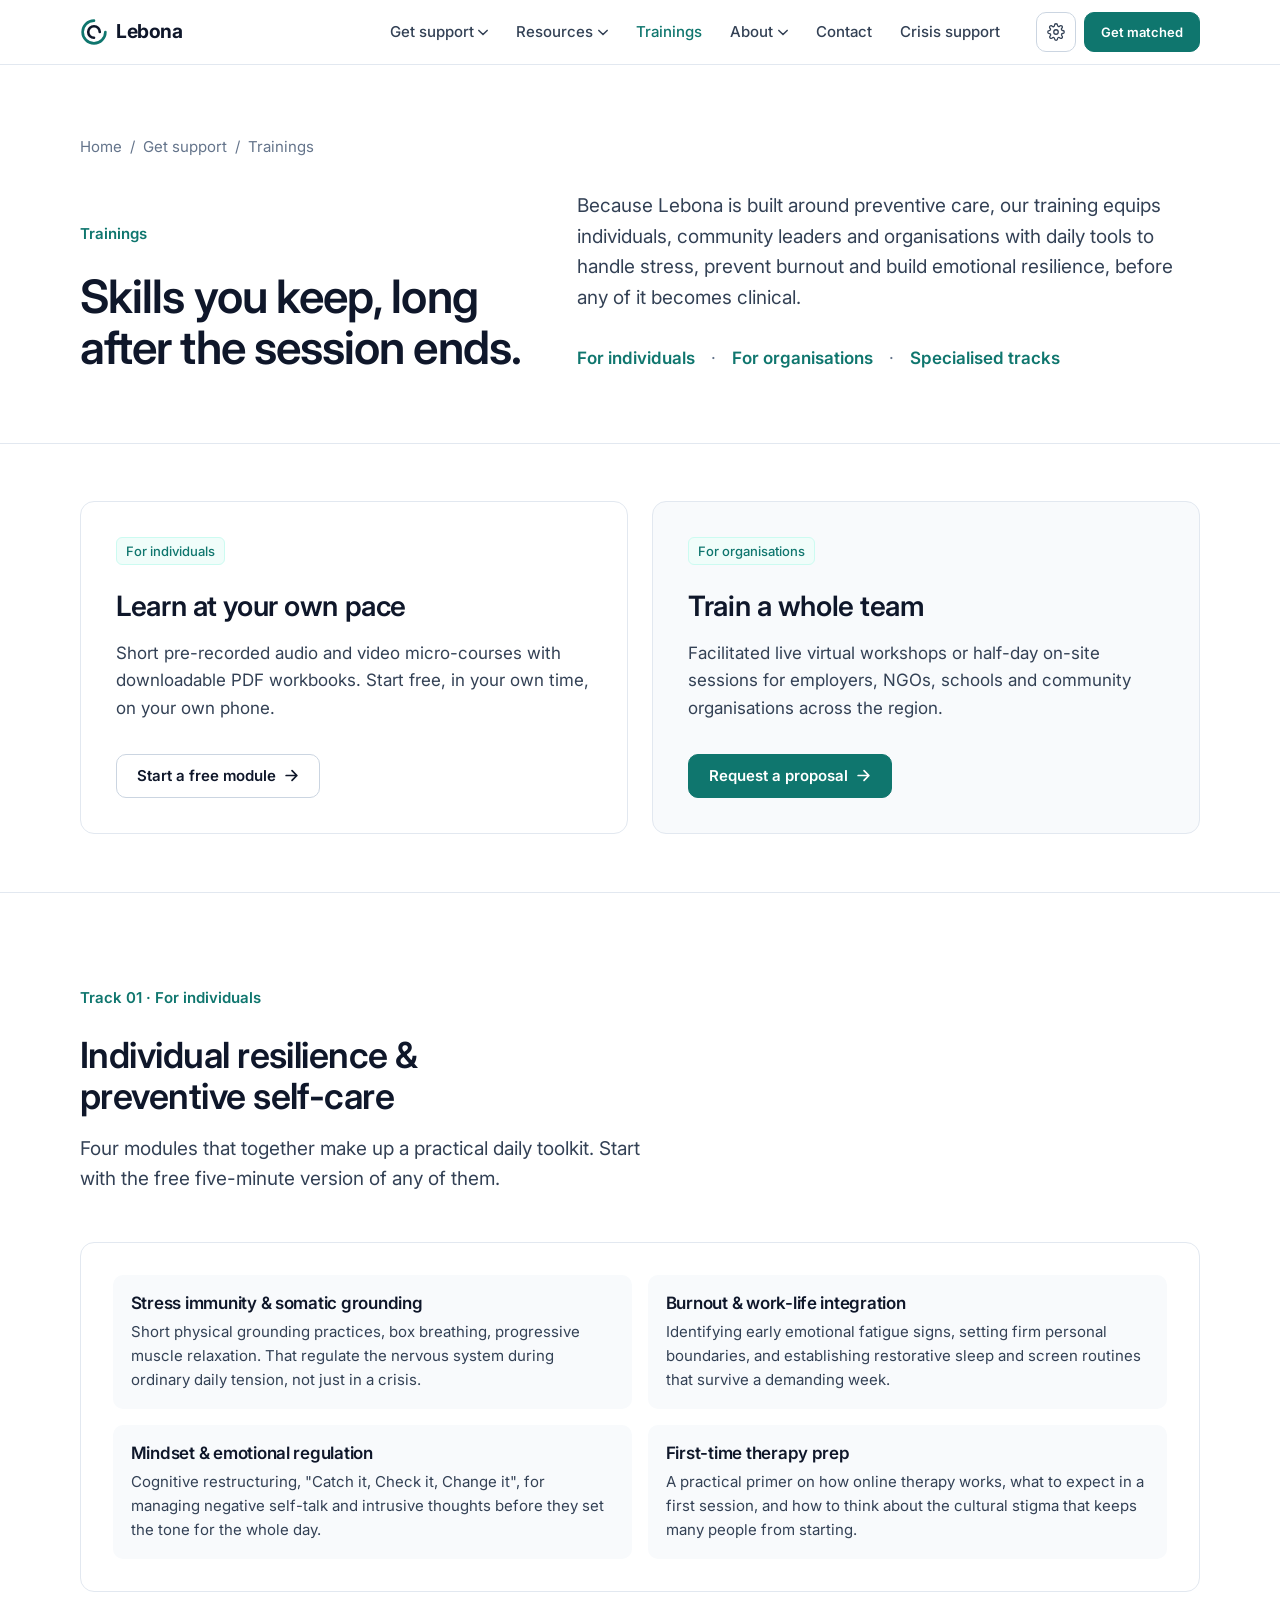
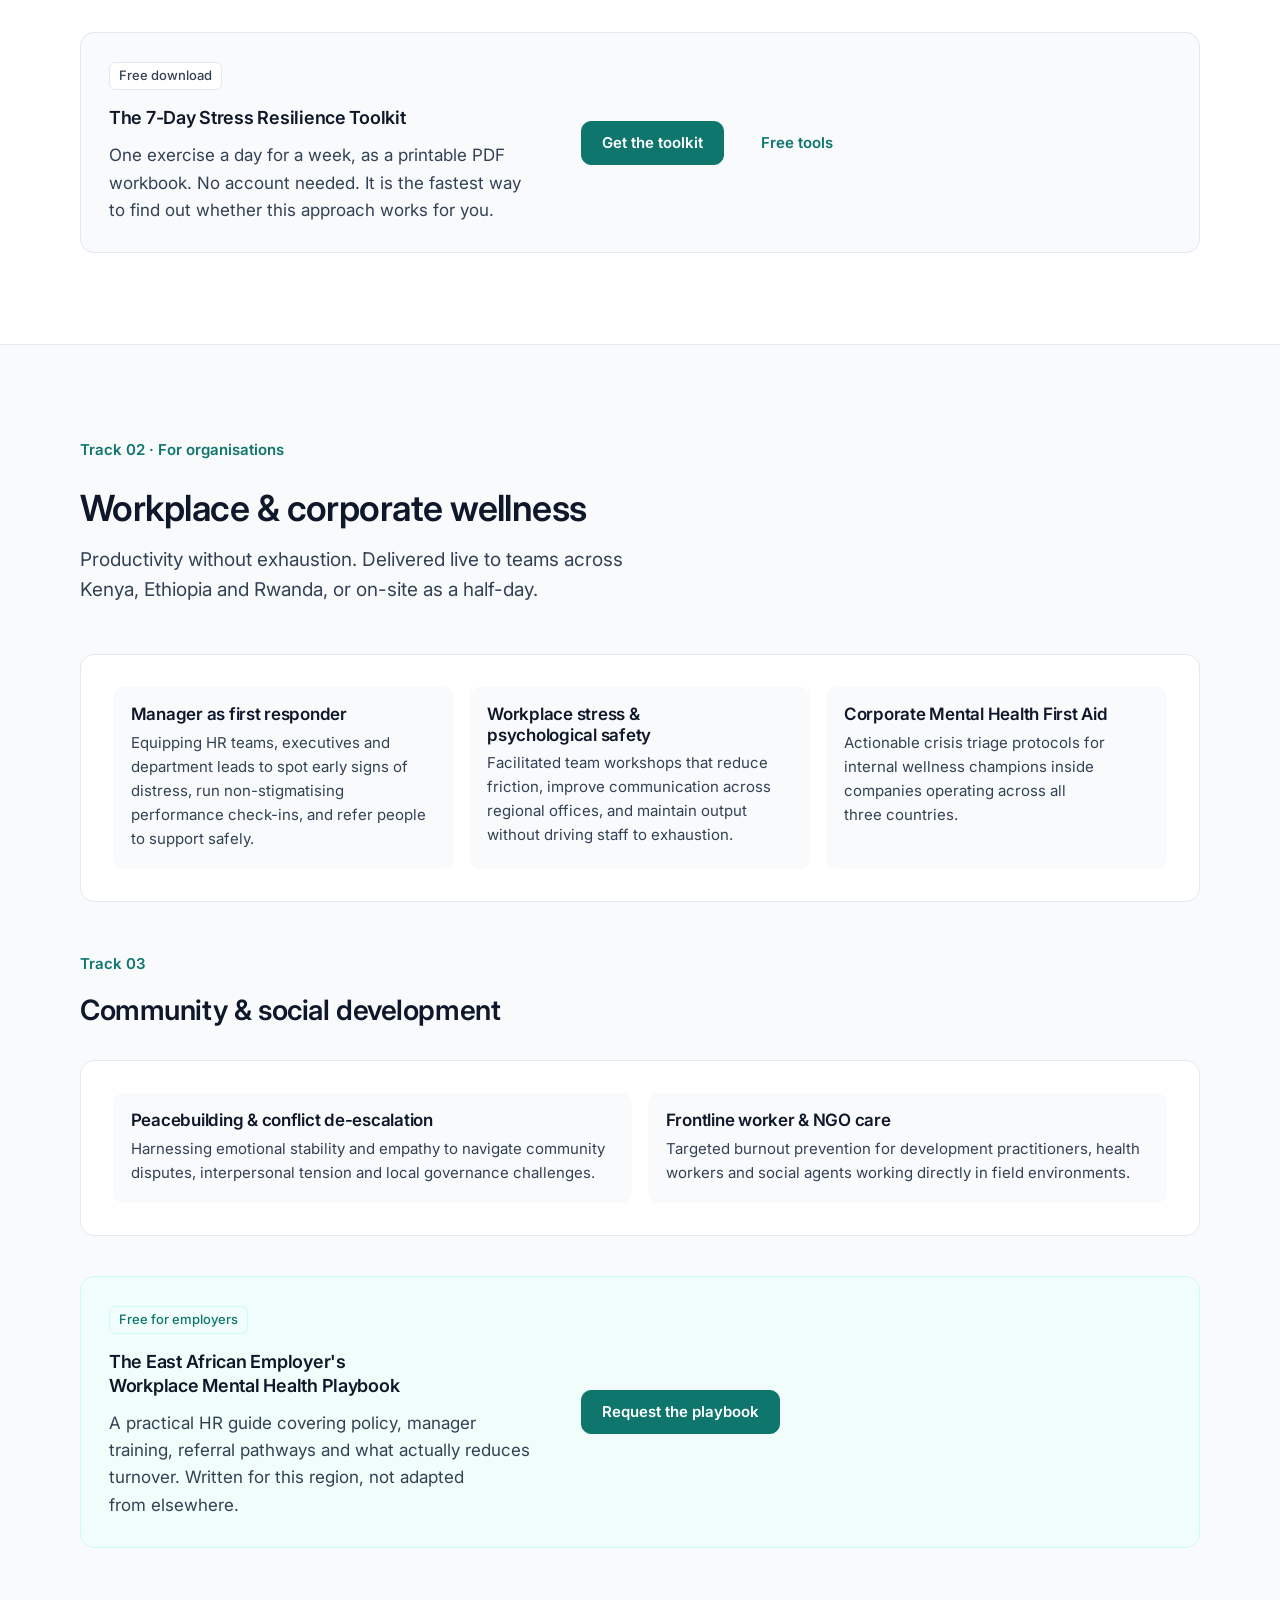
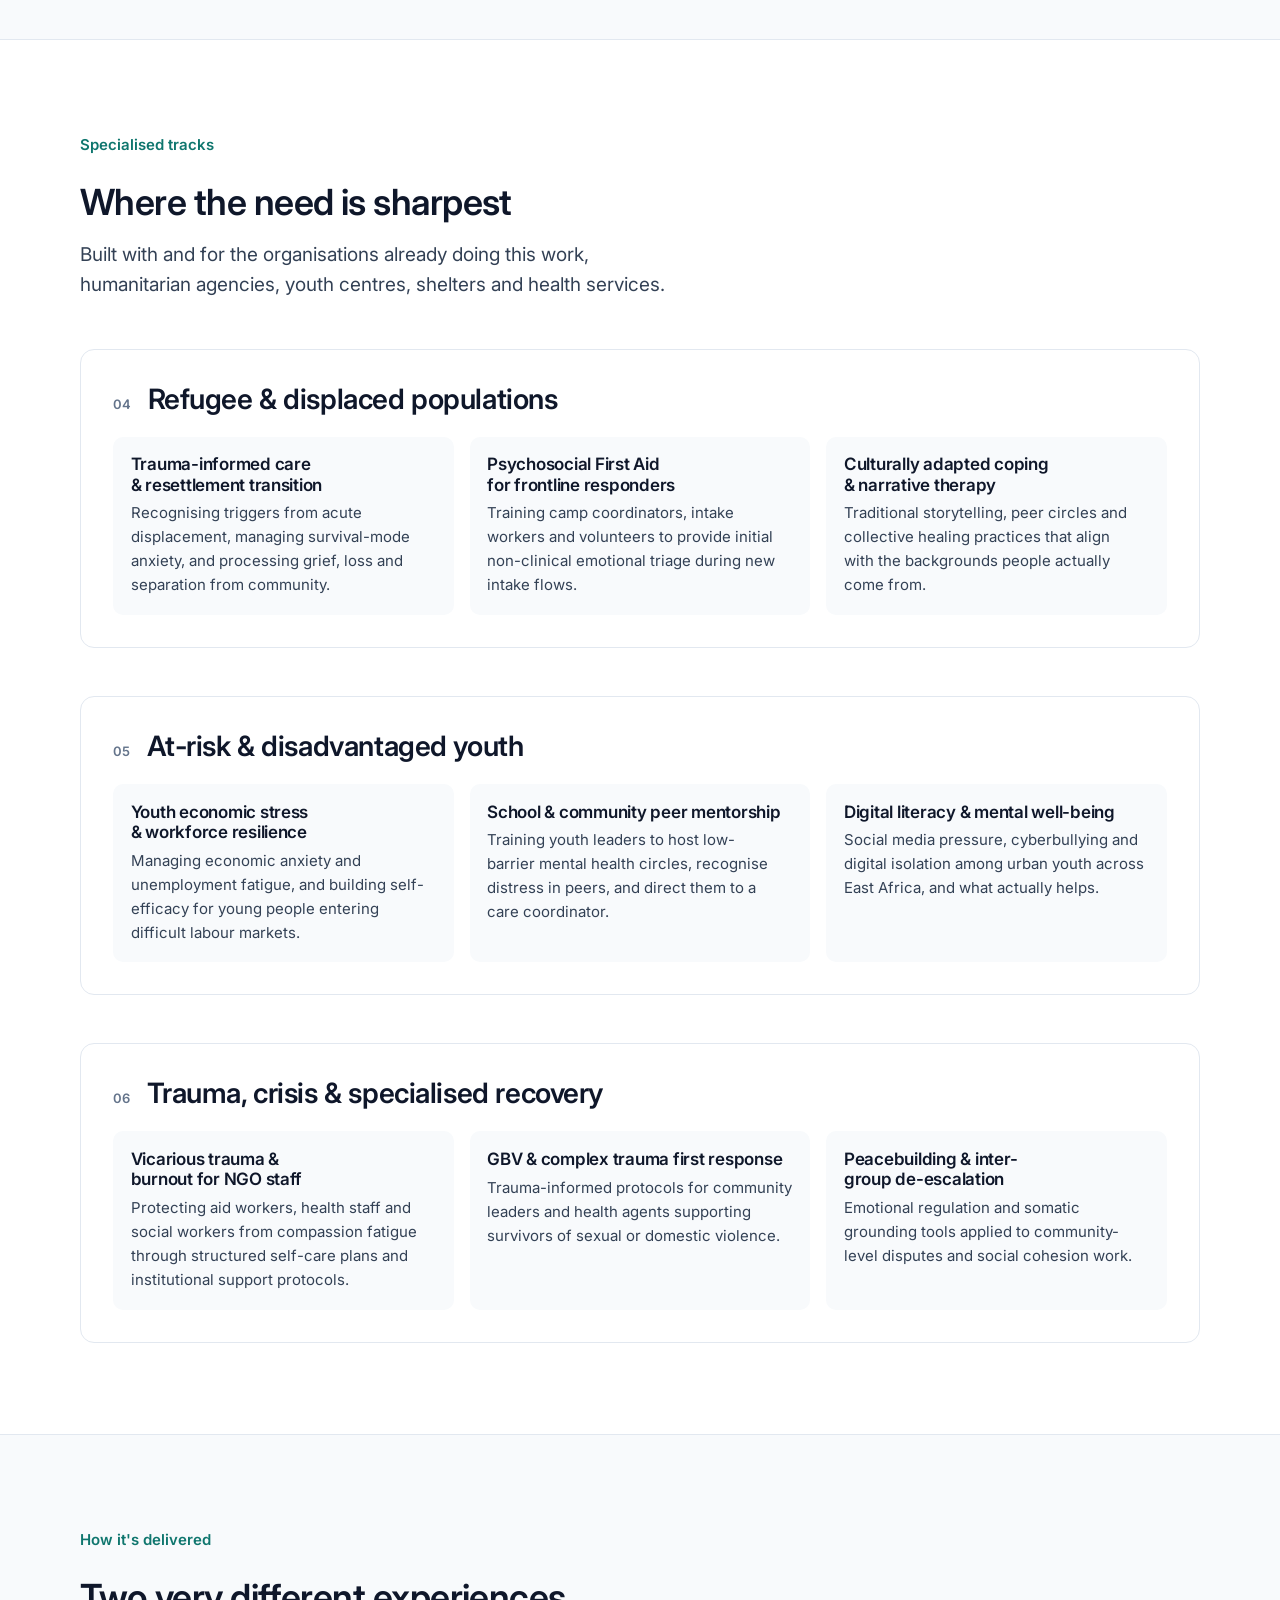
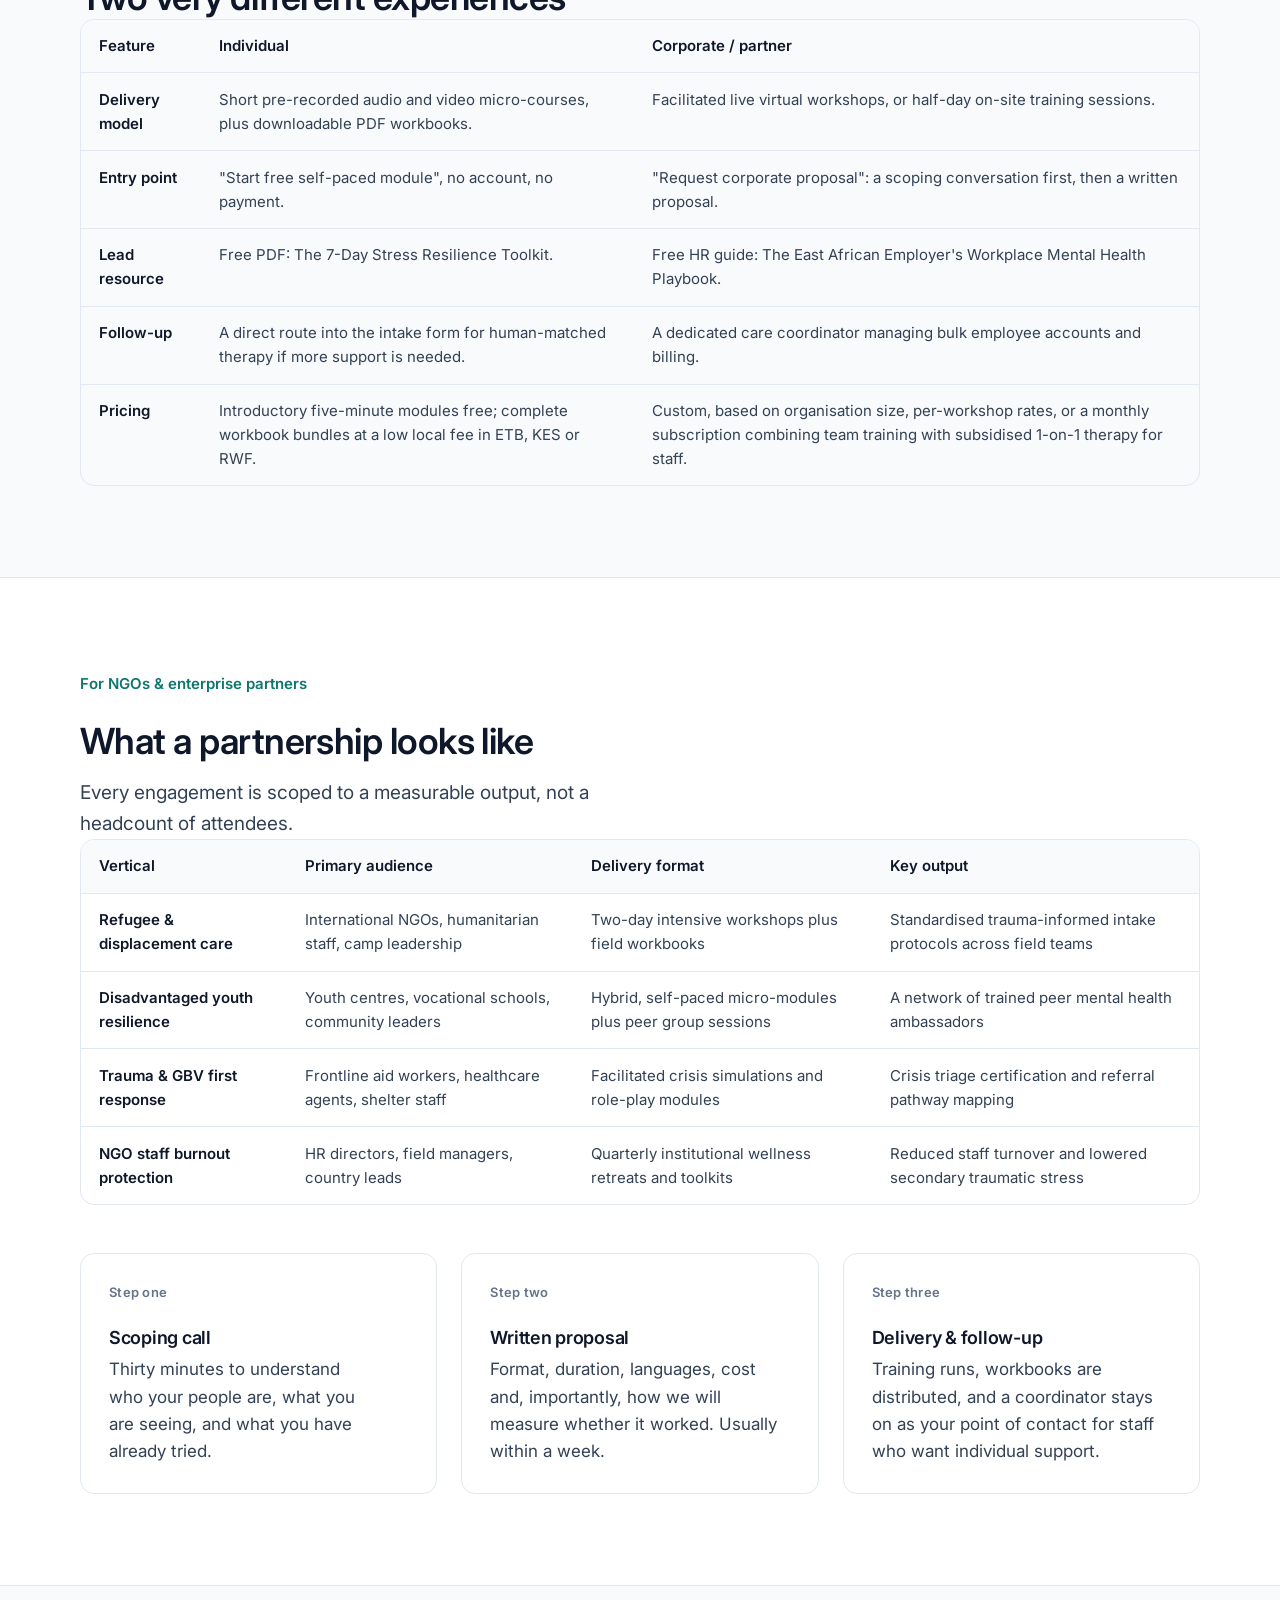
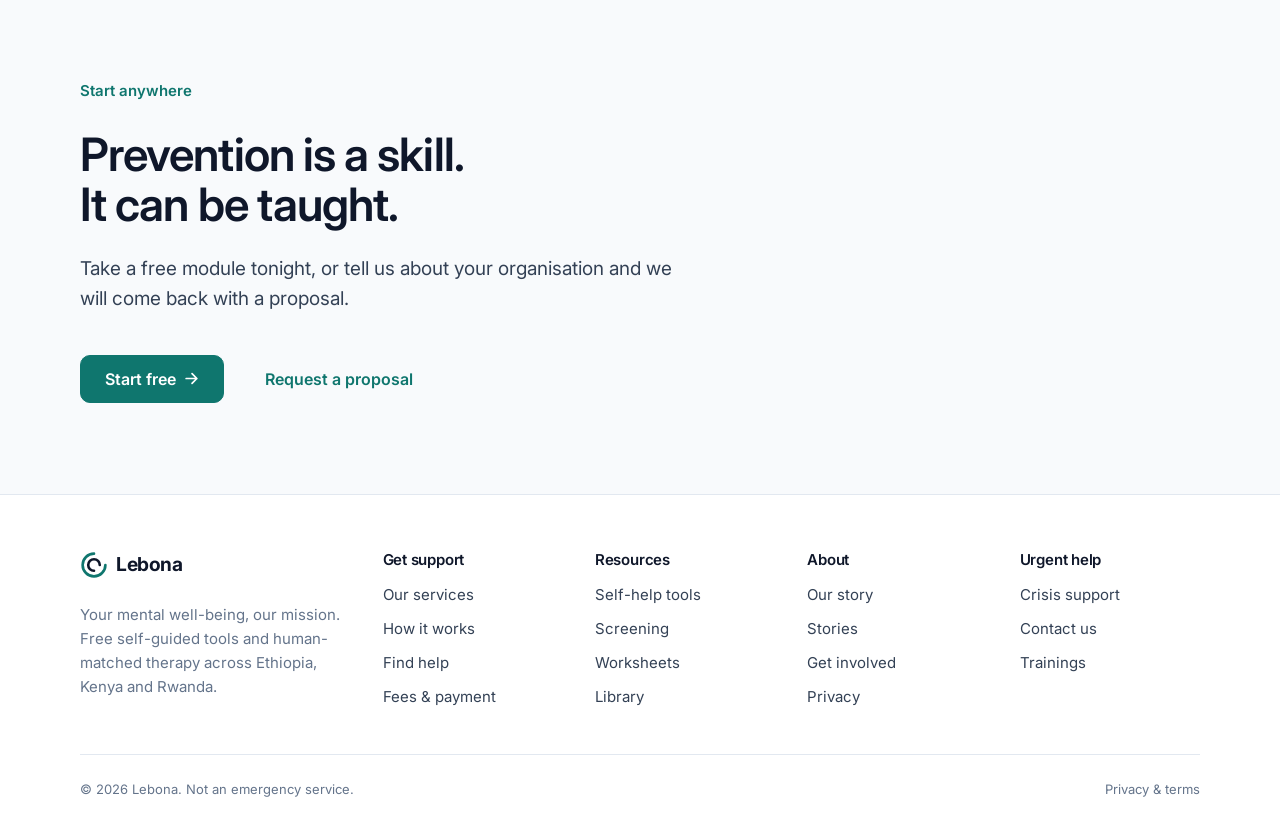
<file: trainings.html>
<!doctype html>
<html lang="en">
<head>
<meta charset="utf-8">
<meta name="viewport" content="width=device-width, initial-scale=1">
<meta name="theme-color" content="#FDFBF7">
<link rel="preconnect" href="https://fonts.googleapis.com">
<link rel="preconnect" href="https://fonts.gstatic.com" crossorigin>
<link rel="stylesheet" href="https://fonts.googleapis.com/css2?family=Plus+Jakarta+Sans:wght@400;500;600;700;800&family=Inter:wght@300..700&family=IBM+Plex+Mono:wght@400;500&family=Noto+Sans+Ethiopic:wght@400;500;700&display=swap">
<link rel="stylesheet" href="assets/css/lebona.css">
<script>document.documentElement.className="js";</script>
<link rel="icon" href="data:image/svg+xml,%3Csvg xmlns='http://www.w3.org/2000/svg' viewBox='0 0 32 32'%3E%3Crect width='32' height='32' rx='7' fill='%23E8F5E9'/%3E%3Cpath d='M27 16a11 11 0 1 1-11-11' stroke='%232E7D32' stroke-width='2.6' stroke-linecap='round' fill='none'/%3E%3Cpath d='M21.5 16A5.5 5.5 0 1 0 16 21.5' stroke='%23E07A5F' stroke-width='2.6' stroke-linecap='round' fill='none'/%3E%3C/svg%3E">
<title>Trainings, Preventive mental health skills for East Africa | Lebona</title>
<meta name="description" content="Self-paced resilience courses for individuals, and facilitated workplace, NGO, refugee and youth mental health training across Ethiopia, Kenya and Rwanda.">
</head>
<body>
<div data-site-header></div>

<main id="main">

  <section class="page-head">
    <div class="wrap wrap--wide">
      <nav class="crumbs" aria-label="Breadcrumb"><a href="index.html">Home</a><span>/</span><a href="services.html">Get support</a><span>/</span><span>Trainings</span></nav>
      <div class="split">
        <div>
          <span class="label" data-reveal>Trainings</span>
          <h1 class="h1 mt-5" data-reveal>Skills you keep, long after the session ends.</h1>
        </div>
        <div>
          <p class="lede" data-reveal>Because Lebona is built around preventive care, our training
            equips individuals, community leaders and organisations with daily tools to handle
            stress, prevent burnout and build emotional resilience, before any of it becomes
            clinical.</p>
          <div class="flex gap-4 mt-6 wrap-flex" data-reveal>
            <a class="link" href="#individual">For individuals</a><span class="faint">·</span>
            <a class="link" href="#organisations">For organisations</a><span class="faint">·</span>
            <a class="link" href="#specialised">Specialised tracks</a>
          </div>
        </div>
      </div>
    </div>
  </section>

  <!-- Two audiences -->
  <section class="section--tight section">
    <div class="wrap wrap--wide">
      <div class="audience">
        <div class="audience__card" data-reveal>
          <span class="pill pill--green" style="align-self:flex-start">For individuals</span>
          <h2 class="h3 mt-5">Learn at your own pace</h2>
          <p class="mt-4 muted">Short pre-recorded audio and video micro-courses with downloadable
            PDF workbooks. Start free, in your own time, on your own phone.</p>
          <div class="mt-6 flex gap-4 wrap-flex" style="margin-top:auto;padding-top:2rem">
            <a class="btn" href="#individual">Start a free module
              <svg width="15" height="15" viewBox="0 0 14 14" fill="none"><path d="M2 7h10M7.5 2.5 12 7l-4.5 4.5" stroke="currentColor" stroke-width="1.6" stroke-linecap="round" stroke-linejoin="round"/></svg></a>
          </div>
        </div>
        <div class="audience__card audience__card--b2b" data-reveal>
          <span class="pill pill--clay" style="align-self:flex-start">For organisations</span>
          <h2 class="h3 mt-5">Train a whole team</h2>
          <p class="mt-4 muted">Facilitated live virtual workshops or half-day on-site sessions for
            employers, NGOs, schools and community organisations across the region.</p>
          <div class="mt-6 flex gap-4 wrap-flex" style="margin-top:auto;padding-top:2rem">
            <a class="btn btn--accent" href="contact.html">Request a proposal
              <svg width="15" height="15" viewBox="0 0 14 14" fill="none"><path d="M2 7h10M7.5 2.5 12 7l-4.5 4.5" stroke="currentColor" stroke-width="1.6" stroke-linecap="round" stroke-linejoin="round"/></svg></a>
          </div>
        </div>
      </div>
    </div>
  </section>

  <!-- Individual track -->
  <section class="section" id="individual">
    <div class="wrap wrap--wide">
      <div class="section-head" data-reveal>
        <span class="label label--accent">Track 01 · For individuals</span>
        <h2 class="h2 mt-5">Individual resilience &amp; preventive self-care</h2>
        <p class="lede">Four modules that together make up a practical daily toolkit. Start with
          the free five-minute version of any of them.</p>
      </div>

      <div class="track mt-8" data-reveal>
        <div class="track__list track__list--2">
          <div class="track__item">
            <h4>Stress immunity &amp; somatic grounding</h4>
            <p>Short physical grounding practices, box breathing, progressive muscle relaxation. 
              That regulate the nervous system during ordinary daily tension, not just in a crisis.</p>
          </div>
          <div class="track__item">
            <h4>Burnout &amp; work-life integration</h4>
            <p>Identifying early emotional fatigue signs, setting firm personal boundaries, and
              establishing restorative sleep and screen routines that survive a demanding week.</p>
          </div>
          <div class="track__item">
            <h4>Mindset &amp; emotional regulation</h4>
            <p>Cognitive restructuring, "Catch it, Check it, Change it", for managing negative
              self-talk and intrusive thoughts before they set the tone for the whole day.</p>
          </div>
          <div class="track__item">
            <h4>First-time therapy prep</h4>
            <p>A practical primer on how online therapy works, what to expect in a first session,
              and how to think about the cultural stigma that keeps many people from starting.</p>
          </div>
        </div>
      </div>

      <div class="card mt-7" data-reveal style="background:var(--ochre-100);border-color:var(--ochre-300)">
        <div class="split" style="align-items:center">
          <div>
            <span class="pill" style="background:#fff;border-color:var(--ochre-300);color:var(--ochre-700)">Free download</span>
            <h3 class="h4 mt-4">The 7-Day Stress Resilience Toolkit</h3>
            <p class="mt-3" style="max-width:40rem">One exercise a day for a week, as a printable
              PDF workbook. No account needed. It is the fastest way to find out whether this
              approach works for you.</p>
          </div>
          <div class="flex gap-4 wrap-flex">
            <a class="btn btn--accent" href="contact.html">Get the toolkit</a>
            <a class="btn btn--ghost" href="resources.html#tools">Free tools</a>
          </div>
        </div>
      </div>
    </div>
  </section>

  <!-- Organisations -->
  <section class="section on-sand" id="organisations">
    <div class="wrap wrap--wide">
      <div class="section-head" data-reveal>
        <span class="label label--accent">Track 02 · For organisations</span>
        <h2 class="h2 mt-5">Workplace &amp; corporate wellness</h2>
        <p class="lede">Productivity without exhaustion. Delivered live to teams across Kenya,
          Ethiopia and Rwanda, or on-site as a half-day.</p>
      </div>

      <div class="track mt-8" data-reveal>
        <div class="track__list">
          <div class="track__item">
            <h4>Manager as first responder</h4>
            <p>Equipping HR teams, executives and department leads to spot early signs of distress,
              run non-stigmatising performance check-ins, and refer people to support safely.</p>
          </div>
          <div class="track__item">
            <h4>Workplace stress &amp; psychological safety</h4>
            <p>Facilitated team workshops that reduce friction, improve communication across
              regional offices, and maintain output without driving staff to exhaustion.</p>
          </div>
          <div class="track__item">
            <h4>Corporate Mental Health First Aid</h4>
            <p>Actionable crisis triage protocols for internal wellness champions inside companies
              operating across all three countries.</p>
          </div>
        </div>
      </div>

      <div class="section-head mt-8" data-reveal>
        <span class="label label--accent">Track 03</span>
        <h2 class="h3 mt-4">Community &amp; social development</h2>
      </div>
      <div class="track mt-6" data-reveal>
        <div class="track__list track__list--2">
          <div class="track__item">
            <h4>Peacebuilding &amp; conflict de-escalation</h4>
            <p>Harnessing emotional stability and empathy to navigate community disputes,
              interpersonal tension and local governance challenges.</p>
          </div>
          <div class="track__item">
            <h4>Frontline worker &amp; NGO care</h4>
            <p>Targeted burnout prevention for development practitioners, health workers and social
              agents working directly in field environments.</p>
          </div>
        </div>
      </div>

      <div class="card mt-7" data-reveal style="background:var(--green-50);border-color:var(--green-100)">
        <div class="split" style="align-items:center">
          <div>
            <span class="pill pill--green">Free for employers</span>
            <h3 class="h4 mt-4">The East African Employer's Workplace Mental Health Playbook</h3>
            <p class="mt-3" style="max-width:40rem">A practical HR guide covering policy, manager
              training, referral pathways and what actually reduces turnover. Written for this
              region, not adapted from elsewhere.</p>
          </div>
          <div><a class="btn btn--accent" href="contact.html">Request the playbook</a></div>
        </div>
      </div>
    </div>
  </section>

  <!-- Specialised tracks -->
  <section class="section" id="specialised">
    <div class="wrap wrap--wide">
      <div class="section-head" data-reveal>
        <span class="label label--accent">Specialised tracks</span>
        <h2 class="h2 mt-5">Where the need is sharpest</h2>
        <p class="lede">Built with and for the organisations already doing this work, humanitarian
          agencies, youth centres, shelters and health services.</p>
      </div>

      <div class="track mt-8" data-reveal>
        <div class="track__head">
          <span class="num">04</span>
          <h3 class="h3">Refugee &amp; displaced populations</h3>
        </div>
        <div class="track__list">
          <div class="track__item">
            <h4>Trauma-informed care &amp; resettlement transition</h4>
            <p>Recognising triggers from acute displacement, managing survival-mode anxiety, and
              processing grief, loss and separation from community.</p>
          </div>
          <div class="track__item">
            <h4>Psychosocial First Aid for frontline responders</h4>
            <p>Training camp coordinators, intake workers and volunteers to provide initial
              non-clinical emotional triage during new intake flows.</p>
          </div>
          <div class="track__item">
            <h4>Culturally adapted coping &amp; narrative therapy</h4>
            <p>Traditional storytelling, peer circles and collective healing practices that align
              with the backgrounds people actually come from.</p>
          </div>
        </div>
      </div>

      <div class="track mt-8" data-reveal>
        <div class="track__head">
          <span class="num">05</span>
          <h3 class="h3">At-risk &amp; disadvantaged youth</h3>
        </div>
        <div class="track__list">
          <div class="track__item">
            <h4>Youth economic stress &amp; workforce resilience</h4>
            <p>Managing economic anxiety and unemployment fatigue, and building self-efficacy for
              young people entering difficult labour markets.</p>
          </div>
          <div class="track__item">
            <h4>School &amp; community peer mentorship</h4>
            <p>Training youth leaders to host low-barrier mental health circles, recognise distress
              in peers, and direct them to a care coordinator.</p>
          </div>
          <div class="track__item">
            <h4>Digital literacy &amp; mental well-being</h4>
            <p>Social media pressure, cyberbullying and digital isolation among urban youth across
              East Africa, and what actually helps.</p>
          </div>
        </div>
      </div>

      <div class="track mt-8" data-reveal>
        <div class="track__head">
          <span class="num">06</span>
          <h3 class="h3">Trauma, crisis &amp; specialised recovery</h3>
        </div>
        <div class="track__list">
          <div class="track__item">
            <h4>Vicarious trauma &amp; burnout for NGO staff</h4>
            <p>Protecting aid workers, health staff and social workers from compassion fatigue
              through structured self-care plans and institutional support protocols.</p>
          </div>
          <div class="track__item">
            <h4>GBV &amp; complex trauma first response</h4>
            <p>Trauma-informed protocols for community leaders and health agents supporting
              survivors of sexual or domestic violence.</p>
          </div>
          <div class="track__item">
            <h4>Peacebuilding &amp; inter-group de-escalation</h4>
            <p>Emotional regulation and somatic grounding tools applied to community-level disputes
              and social cohesion work.</p>
          </div>
        </div>
      </div>
    </div>
  </section>

  <!-- How it's delivered -->
  <section class="section on-sand">
    <div class="wrap wrap--wide">
      <div class="section-head" data-reveal>
        <span class="label label--accent">How it's delivered</span>
        <h2 class="h2 mt-5">Two very different experiences</h2>
      </div>
      <p class="table-hint mt-7"><svg width="14" height="14" viewBox="0 0 16 16" fill="none" aria-hidden="true"><path d="M2 8h12M10.5 4.5 14 8l-3.5 3.5M5.5 4.5 2 8l3.5 3.5" stroke="currentColor" stroke-width="1.4" stroke-linecap="round" stroke-linejoin="round"/></svg>Scroll sideways to see the full table</p>
      <div class="table-wrap" data-reveal>
        <table class="tbl">
          <thead>
            <tr><th scope="col">Feature</th><th scope="col">Individual</th><th scope="col">Corporate / partner</th></tr>
          </thead>
          <tbody>
            <tr>
              <td>Delivery model</td>
              <td>Short pre-recorded audio and video micro-courses, plus downloadable PDF workbooks.</td>
              <td>Facilitated live virtual workshops, or half-day on-site training sessions.</td>
            </tr>
            <tr>
              <td>Entry point</td>
              <td>"Start free self-paced module", no account, no payment.</td>
              <td>"Request corporate proposal": a scoping conversation first, then a written proposal.</td>
            </tr>
            <tr>
              <td>Lead resource</td>
              <td>Free PDF: The 7-Day Stress Resilience Toolkit.</td>
              <td>Free HR guide: The East African Employer's Workplace Mental Health Playbook.</td>
            </tr>
            <tr>
              <td>Follow-up</td>
              <td>A direct route into the intake form for human-matched therapy if more support is needed.</td>
              <td>A dedicated care coordinator managing bulk employee accounts and billing.</td>
            </tr>
            <tr>
              <td>Pricing</td>
              <td>Introductory five-minute modules free; complete workbook bundles at a low local fee in ETB, KES or RWF.</td>
              <td>Custom, based on organisation size, per-workshop rates, or a monthly subscription combining team training with subsidised 1-on-1 therapy for staff.</td>
            </tr>
          </tbody>
        </table>
      </div>
    </div>
  </section>

  <!-- NGO proposal structure -->
  <section class="section">
    <div class="wrap wrap--wide">
      <div class="section-head" data-reveal>
        <span class="label label--accent">For NGOs &amp; enterprise partners</span>
        <h2 class="h2 mt-5">What a partnership looks like</h2>
        <p class="lede">Every engagement is scoped to a measurable output, not a headcount of
          attendees.</p>
      </div>
      <p class="table-hint mt-7"><svg width="14" height="14" viewBox="0 0 16 16" fill="none" aria-hidden="true"><path d="M2 8h12M10.5 4.5 14 8l-3.5 3.5M5.5 4.5 2 8l3.5 3.5" stroke="currentColor" stroke-width="1.4" stroke-linecap="round" stroke-linejoin="round"/></svg>Scroll sideways to see the full table</p>
      <div class="table-wrap" data-reveal>
        <table class="tbl">
          <thead>
            <tr><th scope="col">Vertical</th><th scope="col">Primary audience</th><th scope="col">Delivery format</th><th scope="col">Key output</th></tr>
          </thead>
          <tbody>
            <tr>
              <td>Refugee &amp; displacement care</td>
              <td>International NGOs, humanitarian staff, camp leadership</td>
              <td>Two-day intensive workshops plus field workbooks</td>
              <td>Standardised trauma-informed intake protocols across field teams</td>
            </tr>
            <tr>
              <td>Disadvantaged youth resilience</td>
              <td>Youth centres, vocational schools, community leaders</td>
              <td>Hybrid, self-paced micro-modules plus peer group sessions</td>
              <td>A network of trained peer mental health ambassadors</td>
            </tr>
            <tr>
              <td>Trauma &amp; GBV first response</td>
              <td>Frontline aid workers, healthcare agents, shelter staff</td>
              <td>Facilitated crisis simulations and role-play modules</td>
              <td>Crisis triage certification and referral pathway mapping</td>
            </tr>
            <tr>
              <td>NGO staff burnout protection</td>
              <td>HR directors, field managers, country leads</td>
              <td>Quarterly institutional wellness retreats and toolkits</td>
              <td>Reduced staff turnover and lowered secondary traumatic stress</td>
            </tr>
          </tbody>
        </table>
      </div>

      <div class="grid cols-3 mt-8">
        <div class="card" data-reveal>
          <span class="num mb-5">Step one</span>
          <h3>Scoping call</h3>
          <p>Thirty minutes to understand who your people are, what you are seeing, and what you
            have already tried.</p>
        </div>
        <div class="card" data-reveal>
          <span class="num mb-5">Step two</span>
          <h3>Written proposal</h3>
          <p>Format, duration, languages, cost and, importantly, how we will measure whether it
            worked. Usually within a week.</p>
        </div>
        <div class="card" data-reveal>
          <span class="num mb-5">Step three</span>
          <h3>Delivery &amp; follow-up</h3>
          <p>Training runs, workbooks are distributed, and a coordinator stays on as your point of
            contact for staff who want individual support.</p>
        </div>
      </div>
    </div>
  </section>

  <section class="cta-band grain" data-reveal>
    <div class="wrap wrap--wide">
      <div class="cta-band__inner">
            <span class="label label--accent">Start anywhere</span>
            <h2 class="h1 mt-5">Prevention is a skill. It can be taught.</h2>
            <p class="lede mt-5">Take a free module tonight, or tell us about
              your organisation and we will come back with a proposal.</p>
            <div class="flex gap-4 mt-7 wrap-flex">
              <a class="btn btn--accent btn--lg" href="resources.html#tools">Start free
                <svg width="16" height="16" viewBox="0 0 14 14" fill="none"><path d="M2 7h10M7.5 2.5 12 7l-4.5 4.5" stroke="currentColor" stroke-width="1.6" stroke-linecap="round" stroke-linejoin="round"/></svg></a>
              <a class="btn btn--ghost btn--lg" href="contact.html">Request a proposal</a>
            </div>
        </div>
    </div>
  </section>

</main>

<div data-site-footer></div>
<script src="assets/js/layout.js"></script>
<script src="assets/js/site.js"></script>
</body>
</html>
</file>
<file: assets/css/lebona.css>
/* ==========================================================================
   Lebona design system, v3
   Three colours: white, slate, teal. Red is reserved for crisis warnings only.
   One typeface (Inter). Flat surfaces, 1px borders, 10px radii, 8px grid.
   ========================================================================== */

:root {
  /* Palette */
  --bg: #FFFFFF;
  --bg-alt: #F8FAFC;
  --line: #E2E8F0;
  --line-strong: #CBD5E1;
  --ink: #0F172A;
  --ink-2: #334155;
  --ink-3: #64748B;
  --brand: #0F766E;
  --brand-hover: #115E59;
  --brand-tint: #F0FDFA;
  --brand-line: #CCFBF1;
  --alert: #B91C1C;
  --alert-tint: #FEF2F2;
  --alert-line: #FECACA;

  /* Aliases kept so page-level inline styles resolve to the same three colours */
  --green-50: var(--brand-tint); --green-100: var(--brand-line); --green-200: var(--brand-line);
  --green-300: var(--brand-line); --green-500: var(--brand); --green-600: var(--brand); --green-700: var(--brand); --green-800: var(--brand-hover);
  --clay-100: var(--bg-alt); --clay-200: var(--line); --clay-300: var(--line-strong); --clay-500: var(--brand); --clay-600: var(--brand); --clay-700: var(--brand);
  --ochre-100: var(--bg-alt); --ochre-300: var(--line); --ochre-700: var(--ink-2);
  --sand-50: var(--bg); --sand-100: var(--bg-alt); --sand-200: var(--bg-alt); --sand-300: var(--line);
  --sky-50: var(--brand-tint); --sky-100: var(--brand-tint); --sky-200: var(--brand-line); --sky-600: var(--brand);
  --ink-900: var(--ink); --ink-800: var(--ink); --ink-700: var(--ink-2); --ink-600: var(--ink-2); --ink-500: var(--ink-3);
  --alert-100: var(--alert-tint); --alert-200: var(--alert-line); --alert-600: var(--alert); --alert-700: var(--alert);
  --white: #fff; --line-soft: var(--line); --text: var(--ink-2); --text-muted: var(--ink-2); --text-faint: var(--ink-3);

  /* Type */
  --font: "Inter", system-ui, -apple-system, "Segoe UI", "Noto Sans Ethiopic", sans-serif;
  --font-display: var(--font);
  --font-sans: var(--font);
  --font-mono: var(--font);
  --t-xs: .8125rem; --t-sm: .9375rem; --t-base: 1.0625rem; --t-lg: 1.125rem; --t-xl: 1.375rem;
  --t-2xl: clamp(1.375rem, 1.15rem + .9vw, 1.75rem);
  --t-3xl: clamp(1.75rem, 1.35rem + 1.5vw, 2.25rem);
  --t-4xl: clamp(2rem, 1.5rem + 2vw, 2.875rem);
  --t-5xl: clamp(2.25rem, 1.6rem + 2.6vw, 3.5rem);

  /* Space */
  --sp-1: .25rem; --sp-2: .5rem; --sp-3: .75rem; --sp-4: 1rem; --sp-5: 1.5rem; --sp-6: 2rem; --sp-7: 2.5rem; --sp-8: 3rem;
  --section-y: clamp(3.5rem, 2.5rem + 4vw, 6rem);
  --gutter: max(20px, env(safe-area-inset-left));
  --container: 1120px;

  --r-sm: 6px; --r-md: 10px; --r-lg: 14px; --r-xl: 20px; --r-pill: 999px;
  --shadow-md: 0 8px 24px rgba(15, 23, 42, .08);
  --shadow-lg: 0 16px 40px rgba(15, 23, 42, .12);
  --header-h: 64px;
  --ease: cubic-bezier(.2, .7, .2, 1);
}
@media (max-width: 640px) { :root { --t-base: 1rem; --header-h: 56px; } }

/* ---------- Reset ---------- */
*, *::before, *::after { box-sizing: border-box; }
html { -webkit-text-size-adjust: 100%; scroll-behavior: smooth; scroll-padding-top: calc(var(--header-h) + 16px); }
@media (prefers-reduced-motion: reduce) { html { scroll-behavior: auto; } }
body { margin: 0; font-family: var(--font); font-size: var(--t-base); line-height: 1.6; color: var(--ink-2); background: var(--bg); -webkit-font-smoothing: antialiased; overflow-x: hidden; }
img, svg, video { max-width: 100%; display: block; }
svg { flex-shrink: 0; }
h1, h2, h3, h4 { margin: 0; color: var(--ink); font-weight: 600; line-height: 1.2; letter-spacing: -.015em; text-wrap: balance; }
p { margin: 0; text-wrap: pretty; }
a { color: inherit; text-decoration: none; }
button, input, select, textarea { font: inherit; color: inherit; }
button { cursor: pointer; }
strong, b { font-weight: 600; color: var(--ink); }
em, i { font-style: normal; }
ul, ol { margin: 0; padding: 0; }
blockquote { margin: 0; }
[hidden] { display: none !important; }
:focus-visible { outline: 2px solid var(--brand); outline-offset: 2px; border-radius: var(--r-sm); }
::selection { background: var(--brand-line); color: var(--ink); }
.sr-only { position: absolute !important; width: 1px; height: 1px; padding: 0; margin: -1px; overflow: hidden; clip: rect(0 0 0 0); white-space: nowrap; border: 0; }
.skip { position: absolute; left: 12px; top: -60px; z-index: 200; background: var(--ink); color: #fff; padding: .6rem 1rem; border-radius: var(--r-sm); }
.skip:focus { top: 12px; }

/* ---------- Layout ---------- */
.wrap { width: 100%; max-width: calc(var(--container) + var(--gutter) * 2); margin-inline: auto; padding-inline: var(--gutter); }
.wrap--wide { max-width: calc(var(--container) + var(--gutter) * 2); }
.wrap--narrow { max-width: calc(760px + var(--gutter) * 2); }
.section { padding-block: var(--section-y); }
.section--tight { padding-block: clamp(2.5rem, 2rem + 2vw, 4rem); }
.section--tall { padding-block: var(--section-y); }
.section + .section { border-top: 1px solid var(--line); }
.on-sand, .on-dark { background: var(--bg-alt); }
.on-paper { background: var(--bg); }
.grain, .relative { position: relative; }

.grid { display: grid; gap: 1.5rem; }
.cols-2 { grid-template-columns: repeat(2, minmax(0, 1fr)); }
.cols-3 { grid-template-columns: repeat(3, minmax(0, 1fr)); }
.cols-4 { grid-template-columns: repeat(4, minmax(0, 1fr)); }
@media (max-width: 960px) { .cols-3, .cols-4 { grid-template-columns: repeat(2, minmax(0, 1fr)); } }
@media (max-width: 640px) { .grid { gap: 1rem; } .cols-2, .cols-3, .cols-4 { grid-template-columns: minmax(0, 1fr) !important; } }

.split { display: grid; grid-template-columns: minmax(0, 5fr) minmax(0, 7fr); gap: clamp(2rem, 4vw, 4rem); align-items: start; }
.split__aside { position: sticky; top: calc(var(--header-h) + 1.5rem); }
@media (max-width: 860px) { .split { grid-template-columns: minmax(0, 1fr); gap: 1.5rem; } .split__aside { position: static; } }
.section-head { max-width: 640px; }
.section-head .lede { margin-top: var(--sp-4); }
.flex { display: flex; } .wrap-flex { flex-wrap: wrap; } .items-center { align-items: center; }
.gap-3 { gap: .75rem; } .gap-4 { gap: 1rem; }
.stack { display: flex; flex-direction: column; gap: 1rem; }
.stack-lg { display: flex; flex-direction: column; gap: 2rem; }
.mx-auto { margin-inline: auto; }
.mt-1 { margin-top: .25rem; } .mt-2 { margin-top: .5rem; } .mt-3 { margin-top: .75rem; } .mt-4 { margin-top: 1rem; }
.mt-5 { margin-top: 1.5rem; } .mt-6 { margin-top: 2rem; } .mt-7 { margin-top: 2.5rem; } .mt-8 { margin-top: 3rem; }
.mb-5 { margin-bottom: 1.5rem; }

/* ---------- Typography ---------- */
.display { font-size: var(--t-5xl); font-weight: 600; line-height: 1.08; letter-spacing: -.025em; }
.h1 { font-size: var(--t-4xl); line-height: 1.1; letter-spacing: -.02em; }
.h2 { font-size: var(--t-3xl); line-height: 1.15; }
.h3 { font-size: var(--t-2xl); line-height: 1.25; }
.h4 { font-size: var(--t-lg); line-height: 1.35; }
.lede { font-size: clamp(1.0625rem, 1rem + .3vw, 1.1875rem); line-height: 1.6; color: var(--ink-2); max-width: 600px; }
.small { font-size: var(--t-sm); line-height: 1.55; }
.muted { color: var(--ink-2); }
.faint { color: var(--ink-3); }
.serif { font-weight: 500; }
.accent { color: var(--brand); }
.label { display: inline-block; font-size: var(--t-sm); font-weight: 600; color: var(--brand); letter-spacing: 0; }
.label--light, .label--accent, .label--bare { color: var(--brand); }
.num { display: inline-block; font-size: var(--t-xs); font-weight: 600; color: var(--ink-3); letter-spacing: .02em; }
.mb-5.num { display: block; }
.link { display: inline-flex; align-items: center; gap: .35rem; color: var(--brand); font-weight: 600; }
.link:hover { color: var(--brand-hover); text-decoration: underline; text-underline-offset: 3px; }
.link--quiet { color: var(--ink-2); font-weight: 500; }
.link--quiet:hover { color: var(--brand); }
.prose > * + * { margin-top: 1.1em; }
.prose h2 { font-size: var(--t-2xl); margin-top: 2em; scroll-margin-top: calc(var(--header-h) + 20px); }
.prose h3 { font-size: var(--t-lg); margin-top: 1.6em; }
.prose h2:first-child, .prose h3:first-child { margin-top: 0; }
.prose ul { padding-left: 1.2rem; }
.prose a:not(.btn) { color: var(--brand); text-decoration: underline; text-underline-offset: 3px; }
.quote { font-size: var(--t-2xl); font-weight: 500; line-height: 1.4; color: var(--ink); letter-spacing: -.01em; }
.quote__mark { display: none; }
.byline { display: flex; align-items: center; gap: .85rem; margin-top: 1.5rem; }
.byline__avatar { width: 44px; height: 44px; border-radius: 50%; display: grid; place-items: center; background: var(--brand-tint); color: var(--brand); font-weight: 600; }
.byline__name { display: block; font-weight: 600; color: var(--ink); }
.byline__meta { display: block; font-size: var(--t-sm); color: var(--ink-3); }

/* ---------- Buttons ---------- */
.btn {
  display: inline-flex; align-items: center; justify-content: center; gap: .5rem;
  height: 44px; padding: 0 1.25rem; border-radius: var(--r-md);
  font-size: var(--t-sm); font-weight: 600; line-height: 1; white-space: nowrap;
  color: var(--ink); background: var(--bg); border: 1px solid var(--line-strong);
  transition: background .15s, border-color .15s, color .15s;
}
.btn:hover { background: var(--bg-alt); border-color: var(--ink-3); }
.btn:active { transform: translateY(1px); }
.btn--accent, .btn--next { color: #fff; background: var(--brand); border-color: var(--brand); }
.btn--accent:hover, .btn--next:hover { background: var(--brand-hover); border-color: var(--brand-hover); }
.btn--ghost { background: transparent; border-color: transparent; color: var(--brand); }
.btn--ghost:hover { background: var(--brand-tint); border-color: transparent; }
.btn--light, .btn--outline-light { color: var(--ink); background: var(--bg); border-color: var(--line-strong); }
.btn--danger { color: #fff; background: var(--alert); border-color: var(--alert); }
.btn--sm { height: 40px; padding: 0 1rem; font-size: var(--t-xs); }
.btn--lg { height: 48px; padding: 0 1.5rem; font-size: 1rem; }
.btn--block { width: 100%; }
.btn[disabled] { opacity: .45; cursor: not-allowed; transform: none; }
.btn svg { width: 15px; height: 15px; }

/* ---------- Tags ---------- */
.pill {
  display: inline-flex; align-items: center; gap: .35rem; padding: .2rem .55rem; border-radius: var(--r-sm);
  font-size: var(--t-xs); font-weight: 500; line-height: 1.5; color: var(--ink-2); background: var(--bg-alt); border: 1px solid var(--line); white-space: nowrap;
}
.pill--green, .pill--clay, .pill--sky { color: var(--brand); background: var(--brand-tint); border-color: var(--brand-line); }
.pill--dot::before { content: ""; width: 6px; height: 6px; border-radius: 50%; background: currentColor; }
a.pill:hover { border-color: var(--brand); }
.chips { display: flex; flex-wrap: wrap; gap: .5rem; }
.chip { height: 40px; padding: 0 1rem; border-radius: var(--r-md); border: 1px solid var(--line-strong); background: var(--bg); color: var(--ink-2); font-size: var(--t-sm); font-weight: 500; }
.chip:hover { border-color: var(--ink-3); }
.chip.is-selected, .chip[aria-pressed="true"] { background: var(--ink); border-color: var(--ink); color: #fff; }

/* ---------- Cards ---------- */
.card { position: relative; display: flex; flex-direction: column; background: var(--bg); border: 1px solid var(--line); border-radius: var(--r-lg); padding: clamp(1.25rem, 1rem + 1vw, 1.75rem); }
.card > h3:not([class]) { font-size: var(--t-lg); }
.card > h3 + p:not([class]) { margin-top: .5rem; }
.card > p:not([class]) { color: var(--ink-2); }
.card--hover { transition: border-color .15s; }
.card--hover:hover { border-color: var(--ink-3); }
.card__icon { width: 44px; height: 44px; border-radius: var(--r-md); display: grid; place-items: center; background: var(--brand-tint); color: var(--brand); margin-bottom: 1.25rem; }
.card__icon svg { width: 24px; height: 24px; }
.card__foot { margin-top: auto; padding-top: 1.25rem; }
.card.is-current { border-color: var(--brand); }
.card .current-tag { position: absolute; top: 1rem; right: 1rem; }
.empty { padding: 2rem; text-align: center; color: var(--ink-3); border: 1px dashed var(--line-strong); border-radius: var(--r-lg); margin-top: 1.5rem; }

/* ---------- Header ---------- */
.site-header { position: sticky; top: 0; z-index: 60; background: rgba(255, 255, 255, .92); backdrop-filter: blur(10px); -webkit-backdrop-filter: blur(10px); border-bottom: 1px solid var(--line); }
.site-header__inner { display: flex; align-items: center; gap: 1.5rem; height: var(--header-h); }
.brand { display: inline-flex; align-items: center; gap: .5rem; color: var(--ink); flex: none; }
.brand__mark { width: 28px; height: 28px; }
.brand__word { font-weight: 700; font-size: 1.2rem; letter-spacing: -.02em; line-height: 1; }
.brand__tag { display: none; }
.nav { display: flex; align-items: center; gap: .25rem; margin-left: auto; }
.nav__item { position: relative; }
.nav__link { display: inline-flex; align-items: center; gap: .3rem; height: 40px; padding: 0 .75rem; border-radius: var(--r-md); font-size: var(--t-sm); font-weight: 500; color: var(--ink-2); background: none; border: 0; white-space: nowrap; }
.nav__link:hover, .nav__item:focus-within > .nav__link { background: var(--bg-alt); color: var(--ink); }
.nav__link[aria-current="page"] { color: var(--brand); }
.nav__link--crisis { color: var(--ink-2); }
.nav__menu { position: absolute; top: calc(100% + 6px); left: 0; min-width: 240px; padding: .4rem; background: var(--bg); border: 1px solid var(--line); border-radius: var(--r-lg); box-shadow: var(--shadow-lg); opacity: 0; visibility: hidden; transform: translateY(4px); transition: opacity .15s, transform .15s, visibility .15s; }
.nav__item:hover > .nav__menu, .nav__item:focus-within > .nav__menu { opacity: 1; visibility: visible; transform: none; }
.nav__menu a { display: block; padding: .55rem .75rem; border-radius: var(--r-sm); font-size: var(--t-sm); color: var(--ink); font-weight: 500; }
.nav__menu a span { display: block; font-weight: 400; color: var(--ink-3); font-size: var(--t-xs); }
.nav__menu a:hover { background: var(--bg-alt); }
.header-actions { display: flex; align-items: center; gap: .5rem; }

/* Settings (country + language) */
.settings { position: relative; }
.settings__btn { width: 40px; height: 40px; border-radius: var(--r-md); display: grid; place-items: center; background: var(--bg); border: 1px solid var(--line-strong); color: var(--ink-2); }
.settings__btn:hover { background: var(--bg-alt); color: var(--ink); }
.settings__btn svg { width: 18px; height: 18px; }
.settings__pop { position: absolute; right: 0; top: calc(100% + 8px); width: min(300px, calc(100vw - 40px)); padding: 1rem; background: var(--bg); border: 1px solid var(--line); border-radius: var(--r-lg); box-shadow: var(--shadow-lg); z-index: 70; }
.settings__pop h4 { font-size: var(--t-xs); font-weight: 600; color: var(--ink-3); margin: 0 0 .5rem; }
.settings__pop h4 + .settings__opts + h4 { margin-top: 1rem; }
.settings__opts { display: grid; gap: .25rem; }
.settings__opts--2 { grid-template-columns: repeat(auto-fill, minmax(130px, 1fr)); }
.settings__opt { display: flex; align-items: center; justify-content: space-between; gap: .5rem; height: 40px; padding: 0 .75rem; border-radius: var(--r-md); border: 1px solid var(--line); background: var(--bg); font-size: var(--t-sm); text-align: left; color: var(--ink); }
.settings__opt:hover { border-color: var(--ink-3); }
.settings__opt[aria-pressed="true"] { border-color: var(--brand); background: var(--brand-tint); color: var(--brand); font-weight: 600; }
.settings__opt small { font-size: var(--t-xs); color: var(--ink-3); font-weight: 400; }
.settings__note { font-size: var(--t-xs); color: var(--ink-3); margin-top: .75rem; line-height: 1.5; }
.settings--inline { margin-top: 1rem; }
.settings--inline .settings__pop { position: static; width: auto; box-shadow: none; padding: 0; border: 0; }

.burger { display: none; width: 40px; height: 40px; border-radius: var(--r-md); border: 1px solid var(--line-strong); background: var(--bg); align-items: center; justify-content: center; }
.burger span, .burger span::before, .burger span::after { display: block; width: 16px; height: 2px; border-radius: 2px; background: var(--ink); position: relative; content: ""; }
.burger span::before { position: absolute; top: -5px; } .burger span::after { position: absolute; top: 5px; }
.drawer { position: fixed; inset: 0; z-index: 90; display: none; }
.drawer.is-open { display: block; }
.drawer__scrim { position: absolute; inset: 0; background: rgba(15, 23, 42, .4); }
.drawer__panel { position: absolute; right: 0; top: 0; bottom: 0; width: min(360px, 88vw); background: var(--bg); padding: .75rem 1.25rem calc(1.5rem + env(safe-area-inset-bottom)); overflow-y: auto; animation: drawerIn .25s var(--ease); }
@keyframes drawerIn { from { transform: translateX(24px); opacity: 0; } }
.drawer__top { display: flex; justify-content: space-between; align-items: center; height: var(--header-h); margin-bottom: .5rem; }
.drawer__close { width: 40px; height: 40px; border-radius: var(--r-md); border: 1px solid var(--line-strong); background: var(--bg); display: grid; place-items: center; }
.drawer__group { padding: .75rem 0; border-top: 1px solid var(--line); }
.drawer__group h4 { font-size: var(--t-xs); font-weight: 600; color: var(--ink-3); margin-bottom: .25rem; }
.drawer__group a { display: flex; align-items: center; min-height: 42px; font-weight: 500; color: var(--ink); }
.drawer__group a[aria-current="page"] { color: var(--brand); }
@media (max-width: 1080px) { .nav { display: none; } .burger { display: inline-flex; } .header-actions { margin-left: auto; } .settings { display: none; } }
@media (max-width: 400px) { .header-actions .btn { padding: 0 .85rem; font-size: var(--t-xs); } .site-header__inner { gap: .5rem; } }

/* ---------- Hero ---------- */
.hero { padding-block: clamp(3rem, 2rem + 5vw, 6.5rem); border-bottom: 1px solid var(--line); }
.hero__bg, .hero__scrim { display: none; }
.hero__inner { max-width: 720px; }
.hero__title { margin-top: 1rem; }
.hero .lede { margin-top: 1.5rem; }
.hero__cta { display: flex; flex-wrap: wrap; gap: .75rem; margin-top: 2rem; }
.hero__note { margin-top: 1.5rem; font-size: var(--t-sm); color: var(--ink-3); max-width: 560px; }
.hero__note a { color: var(--brand); font-weight: 600; text-decoration: underline; text-underline-offset: 3px; }
.trust { display: flex; flex-wrap: wrap; gap: .75rem 2rem; margin-top: 2.5rem; padding-top: 1.5rem; border-top: 1px solid var(--line); font-size: var(--t-sm); color: var(--ink-2); list-style: none; }
.trust li { display: inline-flex; align-items: center; gap: .5rem; }
.trust svg { width: 16px; height: 16px; color: var(--brand); }
@media (max-width: 640px) { .hero__cta .btn { width: 100%; } }

/* ---------- Stats ---------- */
.stats { display: grid; grid-template-columns: repeat(4, minmax(0, 1fr)); gap: 1.5rem; }
.stat { padding: 1.5rem; background: var(--bg); border: 1px solid var(--line); border-radius: var(--r-lg); }
.stat__num { font-size: var(--t-3xl); font-weight: 600; color: var(--ink); line-height: 1.1; letter-spacing: -.02em; }
.stat__label { margin-top: .5rem; font-size: var(--t-sm); color: var(--ink-3); }
@media (max-width: 960px) { .stats { grid-template-columns: repeat(2, minmax(0, 1fr)); } }
@media (max-width: 480px) { .stats { grid-template-columns: minmax(0, 1fr); gap: 1rem; } }

/* ---------- Ledger ---------- */
.ledger { display: grid; gap: 1rem; }
.ledger__row { display: grid; grid-template-columns: 2.5rem minmax(0, 1fr) minmax(0, 1.4fr); gap: 1.5rem; padding: 1.5rem; background: var(--bg); border: 1px solid var(--line); border-radius: var(--r-lg); }
.ledger__row h3 { font-size: var(--t-lg); }
.ledger__row p { color: var(--ink-2); }
@media (max-width: 760px) { .ledger__row { grid-template-columns: minmax(0, 1fr); gap: .75rem; } }

/* ---------- Page head ---------- */
.page-head { padding-block: clamp(2.5rem, 2rem + 3vw, 4.5rem); border-bottom: 1px solid var(--line); }
.page-head .split { align-items: end; }
.crumbs { display: flex; flex-wrap: wrap; gap: .5rem; font-size: var(--t-sm); color: var(--ink-3); margin-bottom: 2rem; }
.crumbs a:hover { color: var(--brand); }

/* ---------- Accordion ---------- */
.accordion { border-top: 1px solid var(--line); }
.acc__item { border-bottom: 1px solid var(--line); }
.acc__trigger { width: 100%; display: flex; align-items: center; justify-content: space-between; gap: 1rem; min-height: 56px; padding: 1rem 0; background: none; border: 0; text-align: left; font-size: var(--t-lg); font-weight: 600; color: var(--ink); }
.acc__trigger:hover { color: var(--brand); }
.acc__sign { position: relative; width: 24px; height: 24px; flex: none; }
.acc__sign::before, .acc__sign::after { content: ""; position: absolute; left: 50%; top: 50%; width: 12px; height: 2px; margin: -1px 0 0 -6px; background: currentColor; border-radius: 2px; transition: transform .2s; }
.acc__sign::after { transform: rotate(90deg); }
.acc__item.is-open .acc__sign::after { transform: rotate(0); }
.acc__panel { display: grid; grid-template-rows: 0fr; transition: grid-template-rows .25s var(--ease); }
.acc__panel > div { overflow: hidden; }
.acc__panel > div > * { padding-bottom: 1.25rem; }
.acc__panel p { color: var(--ink-2); max-width: 680px; }
.acc__panel a { color: var(--brand); text-decoration: underline; }
.acc__item.is-open .acc__panel { grid-template-rows: 1fr; }
html:not(.js) .acc__panel { grid-template-rows: 1fr; }

/* ---------- CTA ---------- */
.cta-band { padding-block: var(--section-y); background: var(--bg-alt); border-top: 1px solid var(--line); }
.cta-band__inner { max-width: 640px; }
.band { padding: 1.5rem 1.75rem; border-left: 3px solid var(--brand); background: var(--bg-alt); border-radius: 0 var(--r-md) var(--r-md) 0; }
.band__glow { display: none; }

/* ---------- Crisis ---------- */
.crisis-hero { padding-block: clamp(2.5rem, 2rem + 3vw, 4.5rem); border-bottom: 1px solid var(--line); }
.crisis-hero .label { color: var(--alert); }
.crisis-hero .lede strong { color: var(--alert); }
.call-row { display: grid; grid-template-columns: repeat(3, minmax(0, 1fr)); gap: 1rem; margin-top: 2rem; }
.call-btn { display: flex; align-items: center; gap: 1rem; min-height: 72px; padding: 1rem 1.25rem; border-radius: var(--r-lg); background: var(--bg); border: 1px solid var(--line-strong); color: var(--ink); transition: border-color .15s; }
.call-btn:hover { border-color: var(--ink); }
.call-btn.is-current { border-color: var(--brand); box-shadow: inset 0 0 0 1px var(--brand); }
.call-btn__flag { display: none; }
.call-btn__txt { display: flex; flex-direction: column; line-height: 1.25; }
.call-btn__sub { font-size: var(--t-xs); color: var(--ink-3); font-weight: 500; }
.call-btn__num { font-size: 1.5rem; font-weight: 600; letter-spacing: -.01em; }
.call-btn__icon { margin-left: auto; width: 40px; height: 40px; border-radius: var(--r-md); display: grid; place-items: center; background: var(--brand); color: #fff; }
@media (max-width: 760px) { .call-row { grid-template-columns: minmax(0, 1fr); gap: .75rem; } }
.country-tabs { display: flex; gap: 1.5rem; border-bottom: 1px solid var(--line); overflow-x: auto; }
.country-tab { display: inline-flex; align-items: center; height: 44px; padding: 0 .25rem; margin-bottom: -1px; border: 0; border-bottom: 2px solid transparent; background: none; font-weight: 500; font-size: var(--t-sm); color: var(--ink-3); white-space: nowrap; }
.country-tab:hover { color: var(--ink); }
.country-tab[aria-selected="true"] { color: var(--brand); border-bottom-color: var(--brand); font-weight: 600; }
.country-panel { margin-top: 2rem; }
.js .country-panel[data-inactive] { display: none; }
.res-group + .res-group { margin-top: 2.5rem; }
.res-group__head { display: flex; align-items: center; gap: .75rem; margin-bottom: 1rem; }
.res-group__n { width: 28px; height: 28px; border-radius: 50%; display: grid; place-items: center; background: var(--ink); color: #fff; font-weight: 600; font-size: var(--t-xs); flex: none; }
.res-group__head h3 { font-size: var(--t-lg); }
.hotline { display: flex; align-items: center; justify-content: space-between; gap: 1rem; padding: 1rem 1.25rem; margin-bottom: .75rem; background: var(--bg); border: 1px solid var(--line); border-radius: var(--r-lg); transition: border-color .15s; }
.hotline:hover { border-color: var(--ink); }
.hotline h3 { font-size: var(--t-base); }
.hotline p { font-size: var(--t-sm); color: var(--ink-3); margin-top: .2rem; }
.hotline__num { flex: none; font-size: 1.25rem; font-weight: 600; color: var(--brand); }
.hotline--primary { border-color: var(--line-strong); }
.stepcard { display: flex; gap: 1rem; padding: 1rem 0; border-bottom: 1px solid var(--line); }
.stepcard:last-of-type { border-bottom: 0; }
.stepcard__n { flex: none; width: 30px; height: 30px; border-radius: 50%; display: grid; place-items: center; background: var(--bg-alt); color: var(--ink); font-weight: 600; font-size: var(--t-sm); }

/* ---------- Tools ---------- */
.tool { display: flex; flex-direction: column; background: var(--bg); border: 1px solid var(--line); border-radius: var(--r-lg); overflow: hidden; scroll-margin-top: calc(var(--header-h) + 16px); }
.tool__head { padding: 1.5rem 1.5rem 0; }
.tool__body { padding: 1.25rem 1.5rem 1.5rem; display: flex; flex-direction: column; flex: 1; }
.tool__stage { flex: 1; min-height: 220px; display: flex; align-items: center; justify-content: center; text-align: center; border-radius: var(--r-md); background: var(--bg-alt); padding: 1.25rem; }
.tool__foot { display: flex; align-items: center; flex-wrap: wrap; gap: .75rem; margin-top: 1rem; }
.breath { width: 140px; height: 140px; border-radius: 50%; display: grid; place-items: center; background: var(--bg); border: 2px solid var(--brand); transform: scale(.78); transition: transform 4s ease-in-out; }
.breath > span { display: flex; flex-direction: column; align-items: center; }
.breath.is-in, .breath.is-hold { transform: scale(1); }
.breath.is-out { transform: scale(.72); transition-duration: 8s; }
.breath__count { font-size: 1.5rem; font-weight: 600; color: var(--ink); }
.breath__phase { font-size: var(--t-sm); color: var(--ink-3); }
@media (prefers-reduced-motion: reduce) { .breath { transition: none; } }
.ground__prompt { font-size: var(--t-xl); font-weight: 600; color: var(--ink); line-height: 1.35; max-width: 22rem; }
.ground__prompt small { display: block; margin-top: .5rem; font-size: var(--t-sm); font-weight: 400; color: var(--ink-3); }
.ground__dots { display: flex; justify-content: center; gap: .4rem; margin-top: 1rem; }
.ground__dots i { width: 8px; height: 8px; border-radius: 50%; background: var(--line-strong); }
.ground__dots i.on { background: var(--brand); }
.mood { display: grid; grid-template-columns: repeat(5, minmax(0, 1fr)); gap: .4rem; }
.mood button { display: flex; flex-direction: column; align-items: center; gap: .35rem; min-height: 72px; padding: .6rem .2rem; border-radius: var(--r-md); border: 1px solid var(--line); background: var(--bg); font-size: var(--t-xs); color: var(--ink-2); }
.mood button:hover { border-color: var(--ink-3); }
.mood button[aria-pressed="true"] { border-color: var(--brand); background: var(--brand-tint); color: var(--brand); font-weight: 600; }
.mood__face { color: currentColor; }
.mood-hist { display: flex; align-items: flex-end; gap: .35rem; height: 64px; margin-top: .75rem; }
.mood-hist__bar { flex: 1; display: flex; flex-direction: column; align-items: center; justify-content: flex-end; gap: .25rem; height: 100%; }
.mood-hist__bar i { display: block; width: 100%; border-radius: 4px; background: var(--brand); min-height: 6px; }
.mood-hist__bar span { font-size: 10px; color: var(--ink-3); }
.sheet { display: grid; grid-template-columns: auto 1fr auto; align-items: center; gap: 1rem; padding: .9rem 1.1rem; background: var(--bg); border: 1px solid var(--line); border-radius: var(--r-md); margin-bottom: .5rem; }
.sheet strong { color: var(--ink); }
.sheet__icon { color: var(--brand); }
.sheet__meta { font-size: var(--t-xs); color: var(--ink-3); white-space: nowrap; }
@media (max-width: 600px) { .sheet { grid-template-columns: auto 1fr; } .sheet__meta { grid-column: 2; white-space: normal; } }
.scr__q { padding: 1rem 0; border-top: 1px solid var(--line); }
.scr__q:first-child { border-top: 0; padding-top: 0; }
.scr__q fieldset { border: 0; margin: 0; padding: 0; }
.scr__q legend { font-weight: 600; color: var(--ink); margin-bottom: .6rem; padding: 0; }
.scr__opts { display: grid; grid-template-columns: repeat(4, minmax(0, 1fr)); gap: .4rem; }
.scr__opt { position: relative; }
.scr__opt input { position: absolute; opacity: 0; inset: 0; }
.scr__opt span { display: flex; align-items: center; justify-content: center; text-align: center; min-height: 44px; padding: .4rem; border-radius: var(--r-md); border: 1px solid var(--line); background: var(--bg); font-size: var(--t-xs); line-height: 1.3; cursor: pointer; }
.scr__opt input:checked + span { border-color: var(--brand); background: var(--brand-tint); color: var(--brand); font-weight: 600; }
.scr__opt input:focus-visible + span { outline: 2px solid var(--brand); outline-offset: 2px; }
@media (max-width: 520px) { .scr__opts { grid-template-columns: repeat(2, minmax(0, 1fr)); } }
.scr-result { padding: 1.25rem; border-radius: var(--r-md); background: var(--bg-alt); border: 1px solid var(--line); }
.scr-result--high { border-color: var(--alert-line); background: var(--alert-tint); }
.scr-result h4 { font-size: var(--t-lg); }
.scr-result p { margin-top: .4rem; font-size: var(--t-sm); }

/* ---------- Forms ---------- */
.field { display: flex; flex-direction: column; gap: .4rem; }
.field__label { font-size: var(--t-sm); font-weight: 600; color: var(--ink); }
.field__hint { font-size: var(--t-xs); color: var(--ink-3); }
.input, .select, .textarea { width: 100%; min-height: 44px; padding: .6rem .9rem; background: var(--bg); border: 1px solid var(--line-strong); border-radius: var(--r-md); font-size: 1rem; color: var(--ink); transition: border-color .15s, box-shadow .15s; }
.textarea { min-height: 150px; resize: vertical; line-height: 1.6; }
.select { appearance: none; background-image: url("data:image/svg+xml,%3Csvg xmlns='http://www.w3.org/2000/svg' width='12' height='8' fill='none'%3E%3Cpath d='M1 1.5 6 6.5 11 1.5' stroke='%2364748B' stroke-width='1.6' stroke-linecap='round'/%3E%3C/svg%3E"); background-repeat: no-repeat; background-position: right .9rem center; padding-right: 2.4rem; }
.input:focus, .select:focus, .textarea:focus { outline: none; border-color: var(--brand); box-shadow: 0 0 0 3px var(--brand-line); }
.input::placeholder, .textarea::placeholder { color: #94A3B8; }
.check { display: flex; align-items: center; gap: .65rem; min-height: 40px; font-size: var(--t-sm); color: var(--ink); cursor: pointer; position: relative; }
.check input { position: absolute; opacity: 0; width: 1px; height: 1px; }
.check__box { width: 20px; height: 20px; border-radius: 5px; border: 1px solid var(--line-strong); background: var(--bg); display: grid; place-items: center; color: transparent; flex: none; }
.check input:checked + .check__box { background: var(--brand); border-color: var(--brand); color: #fff; }
.check input:focus-visible + .check__box { outline: 2px solid var(--brand); outline-offset: 2px; }
.quiz-safety { padding: 1rem 1.2rem; border-radius: var(--r-md); background: var(--alert-tint); border: 1px solid var(--alert-line); color: var(--alert); font-size: var(--t-sm); }
.quiz-safety strong { display: block; color: var(--alert); margin-bottom: .2rem; }
.quiz-safety a { color: var(--alert); font-weight: 600; text-decoration: underline; }
.result-ring { width: 64px; height: 64px; border-radius: 50%; display: grid; place-items: center; margin-inline: auto; background: var(--brand-tint); color: var(--brand); }

/* ---------- Directory ---------- */
.dir-layout { display: grid; grid-template-columns: 240px minmax(0, 1fr); gap: 2.5rem; align-items: start; }
.filters { position: sticky; top: calc(var(--header-h) + 1rem); }
.filters-toggle { display: none; }
.filters__group + .filters__group { margin-top: 1.25rem; padding-top: 1.25rem; border-top: 1px solid var(--line); }
.filters__group h4 { font-size: var(--t-sm); margin-bottom: .25rem; }
.dir-bar { display: flex; flex-wrap: wrap; align-items: center; gap: .75rem 1rem; margin-bottom: 1.25rem; }
.search-box { position: relative; flex: 1 1 260px; }
.search-box svg { position: absolute; left: .85rem; top: 50%; transform: translateY(-50%); color: var(--ink-3); pointer-events: none; }
.search-box .input { padding-left: 2.4rem; }
#results { display: grid; gap: .75rem; }
.prov { display: grid; grid-template-columns: auto minmax(0, 1fr); gap: 1rem; padding: 1.25rem; background: var(--bg); border: 1px solid var(--line); border-radius: var(--r-lg); }
.prov.is-local { border-color: var(--line-strong); }
.prov__av { width: 44px; height: 44px; border-radius: 50%; display: grid; place-items: center; background: var(--brand-tint); color: var(--brand); font-weight: 600; font-size: var(--t-sm); }
.prov__av--org, .prov__av--grp { border-radius: var(--r-md); background: var(--bg-alt); color: var(--ink-2); }
.prov h3 { font-size: var(--t-base); }
.prov__meta { font-size: var(--t-sm); color: var(--ink-3); margin-top: .15rem; }
.prov__desc { font-size: var(--t-sm); color: var(--ink-2); margin-top: .5rem; }
.prov__tags { display: flex; flex-wrap: wrap; gap: .35rem; margin-top: .75rem; }
@media (max-width: 860px) {
  .dir-layout { grid-template-columns: minmax(0, 1fr); gap: 1.25rem; }
  .filters { position: static; border: 1px solid var(--line); border-radius: var(--r-lg); padding: 0 1rem; }
  .filters-toggle { display: flex; width: 100%; justify-content: space-between; align-items: center; min-height: 48px; background: none; border: 0; font-weight: 600; color: var(--ink); }
  .filters-toggle[aria-expanded="true"] svg { transform: rotate(180deg); }
  .filters__panel { padding-bottom: 1rem; }
}

/* ---------- Trainings, tables, stories ---------- */
.audience { display: grid; grid-template-columns: repeat(2, minmax(0, 1fr)); gap: 1.5rem; }
.audience__card { display: flex; flex-direction: column; padding: clamp(1.5rem, 1rem + 1.5vw, 2.25rem); border-radius: var(--r-lg); background: var(--bg); border: 1px solid var(--line); }
.audience__card--b2b { background: var(--bg-alt); }
@media (max-width: 760px) { .audience { grid-template-columns: minmax(0, 1fr); gap: 1rem; } }
.track { background: var(--bg); border: 1px solid var(--line); border-radius: var(--r-lg); padding: clamp(1.25rem, 1rem + 1.5vw, 2rem); }
.track__head { display: flex; align-items: baseline; gap: 1rem; margin-bottom: 1.25rem; }
.track__list { display: grid; grid-template-columns: repeat(3, minmax(0, 1fr)); gap: 1rem; }
.track__list--2 { grid-template-columns: repeat(2, minmax(0, 1fr)); }
.track__item { padding: 1.1rem; border-radius: var(--r-md); background: var(--bg-alt); }
.track__item h4 { font-size: var(--t-base); }
.track__item p { font-size: var(--t-sm); color: var(--ink-2); margin-top: .4rem; }
@media (max-width: 960px) { .track__list { grid-template-columns: repeat(2, minmax(0, 1fr)); } }
@media (max-width: 620px) { .track__list, .track__list--2 { grid-template-columns: minmax(0, 1fr); } }
.table-wrap { overflow-x: auto; border: 1px solid var(--line); border-radius: var(--r-lg); -webkit-overflow-scrolling: touch; }
.tbl { width: 100%; border-collapse: collapse; min-width: 600px; font-size: var(--t-sm); }
.tbl th, .tbl td { padding: .9rem 1.1rem; text-align: left; vertical-align: top; border-bottom: 1px solid var(--line); }
.tbl thead th { background: var(--bg-alt); font-weight: 600; color: var(--ink); }
.tbl tbody td:first-child { font-weight: 600; color: var(--ink); }
.tbl tr:last-child td { border-bottom: 0; }
.table-hint { display: none; align-items: center; gap: .4rem; font-size: var(--t-xs); color: var(--ink-3); margin-bottom: .5rem; }
.table-hint.is-visible { display: flex; }
.post { display: flex; flex-direction: column; background: var(--bg); border: 1px solid var(--line); border-radius: var(--r-lg); overflow: hidden; transition: border-color .15s; }
.post:hover { border-color: var(--ink-3); }
.post__img { aspect-ratio: 3 / 2; overflow: hidden; background: var(--bg-alt); }
.post__img svg { width: 100%; height: 100%; filter: grayscale(1) opacity(.5); }
.post__body { padding: 1.25rem 1.35rem 1.5rem; display: flex; flex-direction: column; flex: 1; }
.post__body h3 { font-size: var(--t-lg); margin-top: .5rem; }
.post__body p { font-size: var(--t-sm); color: var(--ink-2); margin-top: .5rem; }
.post__foot { display: flex; flex-wrap: wrap; gap: .4rem; margin-top: auto; padding-top: 1rem; font-size: var(--t-xs); color: var(--ink-3); }
.post--feature { grid-column: 1 / -1; display: grid; grid-template-columns: minmax(0, 1fr) minmax(0, 1fr); }
.post--feature .post__img { aspect-ratio: auto; min-height: 260px; }
.post--feature h3 { font-size: var(--t-2xl); }
@media (max-width: 760px) { .post--feature { grid-template-columns: minmax(0, 1fr); } .post--feature .post__img { min-height: 0; aspect-ratio: 3 / 2; } }

/* ---------- Footer ---------- */
.footer { border-top: 1px solid var(--line); padding-block: 3.5rem 2rem; background: var(--bg); }
.footer__grid { display: grid; grid-template-columns: minmax(0, 1.5fr) repeat(4, minmax(0, 1fr)); gap: 2rem; }
.footer__about p { font-size: var(--t-sm); color: var(--ink-3); margin-top: 1rem; max-width: 300px; }
.footer h4 { font-size: var(--t-sm); margin-bottom: .6rem; }
.footer ul { list-style: none; }
.footer li a { display: inline-flex; align-items: center; min-height: 34px; font-size: var(--t-sm); color: var(--ink-2); }
.footer li a:hover { color: var(--brand); }
.footer__bottom { display: flex; flex-wrap: wrap; justify-content: space-between; gap: 1rem; margin-top: 2.5rem; padding-top: 1.5rem; border-top: 1px solid var(--line); font-size: var(--t-xs); color: var(--ink-3); }
@media (max-width: 900px) { .footer__grid { grid-template-columns: repeat(2, minmax(0, 1fr)); } .footer__about { grid-column: 1 / -1; } }

/* ---------- Reveal ---------- */
.js [data-reveal] { opacity: 0; transform: translateY(8px); transition: opacity .5s var(--ease), transform .5s var(--ease); }
.js [data-reveal].is-in { opacity: 1; transform: none; }
@media (prefers-reduced-motion: reduce) { .js [data-reveal] { opacity: 1; transform: none; transition: none; } }

/* ==========================================================================
   Intake form
   ========================================================================== */
.quiz-page { min-height: 100vh; min-height: 100dvh; display: flex; flex-direction: column; }
.gate { position: fixed; inset: 0; z-index: 100; overflow-y: auto; display: flex; align-items: flex-start; justify-content: center; padding: clamp(1.5rem, 4vw, 3rem) var(--gutter) calc(2rem + env(safe-area-inset-bottom)); background: var(--bg); transition: opacity .4s, transform .4s; }
.gate.is-gone { opacity: 0; transform: translateY(-8px); pointer-events: none; }
.gate__ring { display: none; }
.gate__inner { position: relative; max-width: 600px; width: 100%; text-align: center; margin-block: auto; }
.gate__halo { width: 64px; height: 64px; margin: 0 auto 1.25rem; border-radius: var(--r-lg); display: grid; place-items: center; border: 1px solid var(--line); }
.gate__steps { list-style: none; display: grid; grid-template-columns: repeat(3, minmax(0, 1fr)); gap: .75rem; margin-top: 2rem; text-align: left; }
.gate__steps li { display: flex; gap: .7rem; padding: 1rem; border: 1px solid var(--line); border-radius: var(--r-md); font-size: var(--t-sm); color: var(--ink-3); }
.gate__steps li > span { width: 26px; height: 26px; border-radius: 50%; display: grid; place-items: center; background: var(--ink); color: #fff; font-weight: 600; flex: none; font-size: var(--t-xs); }
.gate__steps strong { display: block; color: var(--ink); font-size: var(--t-sm); }
.gate__warn { display: flex; gap: .6rem; align-items: flex-start; text-align: left; margin-top: 2rem; padding: .9rem 1rem; border-radius: var(--r-md); background: var(--alert-tint); border: 1px solid var(--alert-line); color: var(--alert); font-size: var(--t-sm); }
.gate__warn svg { margin-top: 3px; }
.gate__warn a { font-weight: 600; text-decoration: underline; }
.gate__points { list-style: none; display: grid; gap: .5rem; margin-top: 1.5rem; text-align: left; }
.gate__points li { display: flex; gap: .6rem; align-items: flex-start; font-size: var(--t-sm); color: var(--ink-3); }
.gate__points svg { color: var(--brand); margin-top: 4px; }
@media (max-width: 640px) { .gate__steps { grid-template-columns: minmax(0, 1fr); } .gate .btn { width: 100%; } }
.quiz-top { position: sticky; top: 0; z-index: 20; background: var(--bg); border-bottom: 1px solid var(--line); }
.quiz-top__inner { display: flex; align-items: center; gap: 1rem; height: var(--header-h); }
.quiz-top__spacer { margin-left: auto; }
.quiz-exit { display: inline-flex; align-items: center; gap: .35rem; height: 40px; padding: 0 .5rem; border-radius: var(--r-md); font-size: var(--t-sm); color: var(--ink-2); font-weight: 500; }
.quiz-exit:hover { background: var(--bg-alt); color: var(--ink); }
.progress { height: 3px; background: var(--line); }
.progress__bar { height: 100%; width: 0; background: var(--brand); transition: width .3s var(--ease); }
@media (max-width: 480px) { .quiz-top__inner { gap: .5rem; } .quiz-top .brand__word { display: none; } }
.quiz-main { flex: 1; padding-block: clamp(2rem, 4vw, 3.5rem) calc(6.5rem + env(safe-area-inset-bottom)); }
.quiz-card { max-width: calc(640px + var(--gutter) * 2); }
.quiz-foot { position: fixed; left: 0; right: 0; bottom: 0; z-index: 20; background: var(--bg); border-top: 1px solid var(--line); padding: .75rem var(--gutter) calc(.75rem + env(safe-area-inset-bottom)); }
.quiz-foot__inner { max-width: 640px; margin-inline: auto; display: flex; align-items: center; justify-content: space-between; gap: 1rem; }
.quiz-back { display: inline-flex; align-items: center; gap: .4rem; height: 44px; padding: 0 .75rem; border: 0; background: none; font-weight: 600; font-size: var(--t-sm); color: var(--ink-2); border-radius: var(--r-md); }
.quiz-back:hover { background: var(--bg-alt); color: var(--ink); }
.btn--next { margin-left: auto; min-width: 140px; height: 48px; }
.q { animation: qIn .25s var(--ease); }
@keyframes qIn { from { opacity: 0; transform: translateY(6px); } }
.q__section { font-size: var(--t-sm); font-weight: 600; color: var(--brand); }
.q__title { font-size: var(--t-2xl); margin-top: .5rem; }
.q__help { color: var(--ink-2); margin-top: .6rem; }
.opts { display: grid; gap: .6rem; margin-top: 2rem; }
.opts--2 { grid-template-columns: repeat(2, minmax(0, 1fr)); }
@media (max-width: 520px) { .opts--2 { grid-template-columns: minmax(0, 1fr); } }
.opt { position: relative; }
.opt input { position: absolute; opacity: 0; inset: 0; width: 100%; height: 100%; margin: 0; cursor: pointer; }
.opt__box { display: flex; align-items: center; gap: .9rem; min-height: 56px; padding: .8rem 1rem; background: var(--bg); border: 1px solid var(--line-strong); border-radius: var(--r-md); transition: border-color .15s, background .15s; }
.opt__box strong { display: block; color: var(--ink); }
.opt__box small { display: block; color: var(--ink-3); font-size: var(--t-sm); margin-top: .1rem; line-height: 1.45; }
.opt__mark { width: 20px; height: 20px; border-radius: 50%; border: 1px solid var(--line-strong); flex: none; display: grid; place-items: center; background: var(--bg); }
.opt--multi .opt__mark { border-radius: 5px; }
.opt__icon { display: none; }
.opt:hover .opt__box { border-color: var(--ink-3); }
.opt input:checked + .opt__box { border-color: var(--brand); background: var(--brand-tint); }
.opt input:checked + .opt__box .opt__mark { border-color: var(--brand); background: var(--brand); box-shadow: inset 0 0 0 3px #fff; }
.opt input:focus-visible + .opt__box { outline: 2px solid var(--brand); outline-offset: 2px; }
.opt--urgent input:checked + .opt__box { border-color: var(--alert); background: var(--alert-tint); }
.opt--urgent input:checked + .opt__box .opt__mark { border-color: var(--alert); background: var(--alert); }
.q-fields { display: grid; gap: 1.1rem; margin-top: 2rem; }
.q-crisis { margin-top: 2rem; display: grid; gap: .6rem; }
.q-note { margin-top: 1.5rem; padding: 1rem 1.1rem; border-radius: var(--r-md); background: var(--bg-alt); border: 1px solid var(--line); color: var(--ink-2); font-size: var(--t-sm); }
.q-note a { color: var(--brand); font-weight: 600; text-decoration: underline; }
.result { text-align: center; }
.result .lede { margin-inline: auto; }
.result__block { text-align: left; margin-top: 2rem; padding: 1.35rem; border: 1px solid var(--line); border-radius: var(--r-lg); }
.result__block h3 { font-size: var(--t-lg); }
.result__steps { list-style: none; display: grid; gap: .9rem; margin-top: 1rem; }
.result__steps li { display: flex; gap: .8rem; font-size: var(--t-sm); color: var(--ink-2); }
.result__steps li > span { width: 26px; height: 26px; border-radius: 50%; display: grid; place-items: center; background: var(--ink); color: #fff; font-weight: 600; flex: none; font-size: var(--t-xs); }
.result__steps strong { display: block; color: var(--ink); }
.band-meter { display: grid; grid-template-columns: repeat(4, 1fr); gap: 4px; margin-top: .9rem; }
.band-meter i { height: 6px; border-radius: 3px; background: var(--line); }
.band-meter i.on { background: var(--brand); }
.band-meter--high i.on { background: var(--alert); }
.summary { display: grid; grid-template-columns: auto 1fr; gap: .45rem 1rem; margin-top: 1rem; font-size: var(--t-sm); }
.summary dt { color: var(--ink-3); }
.summary dd { margin: 0; color: var(--ink); font-weight: 500; }
@media (max-width: 480px) { .summary { grid-template-columns: minmax(0, 1fr); gap: .1rem; } .summary dd { margin-bottom: .5rem; } }

@media print { .site-header, .footer, .drawer { display: none !important; } .js [data-reveal] { opacity: 1; transform: none; } }
</file>
